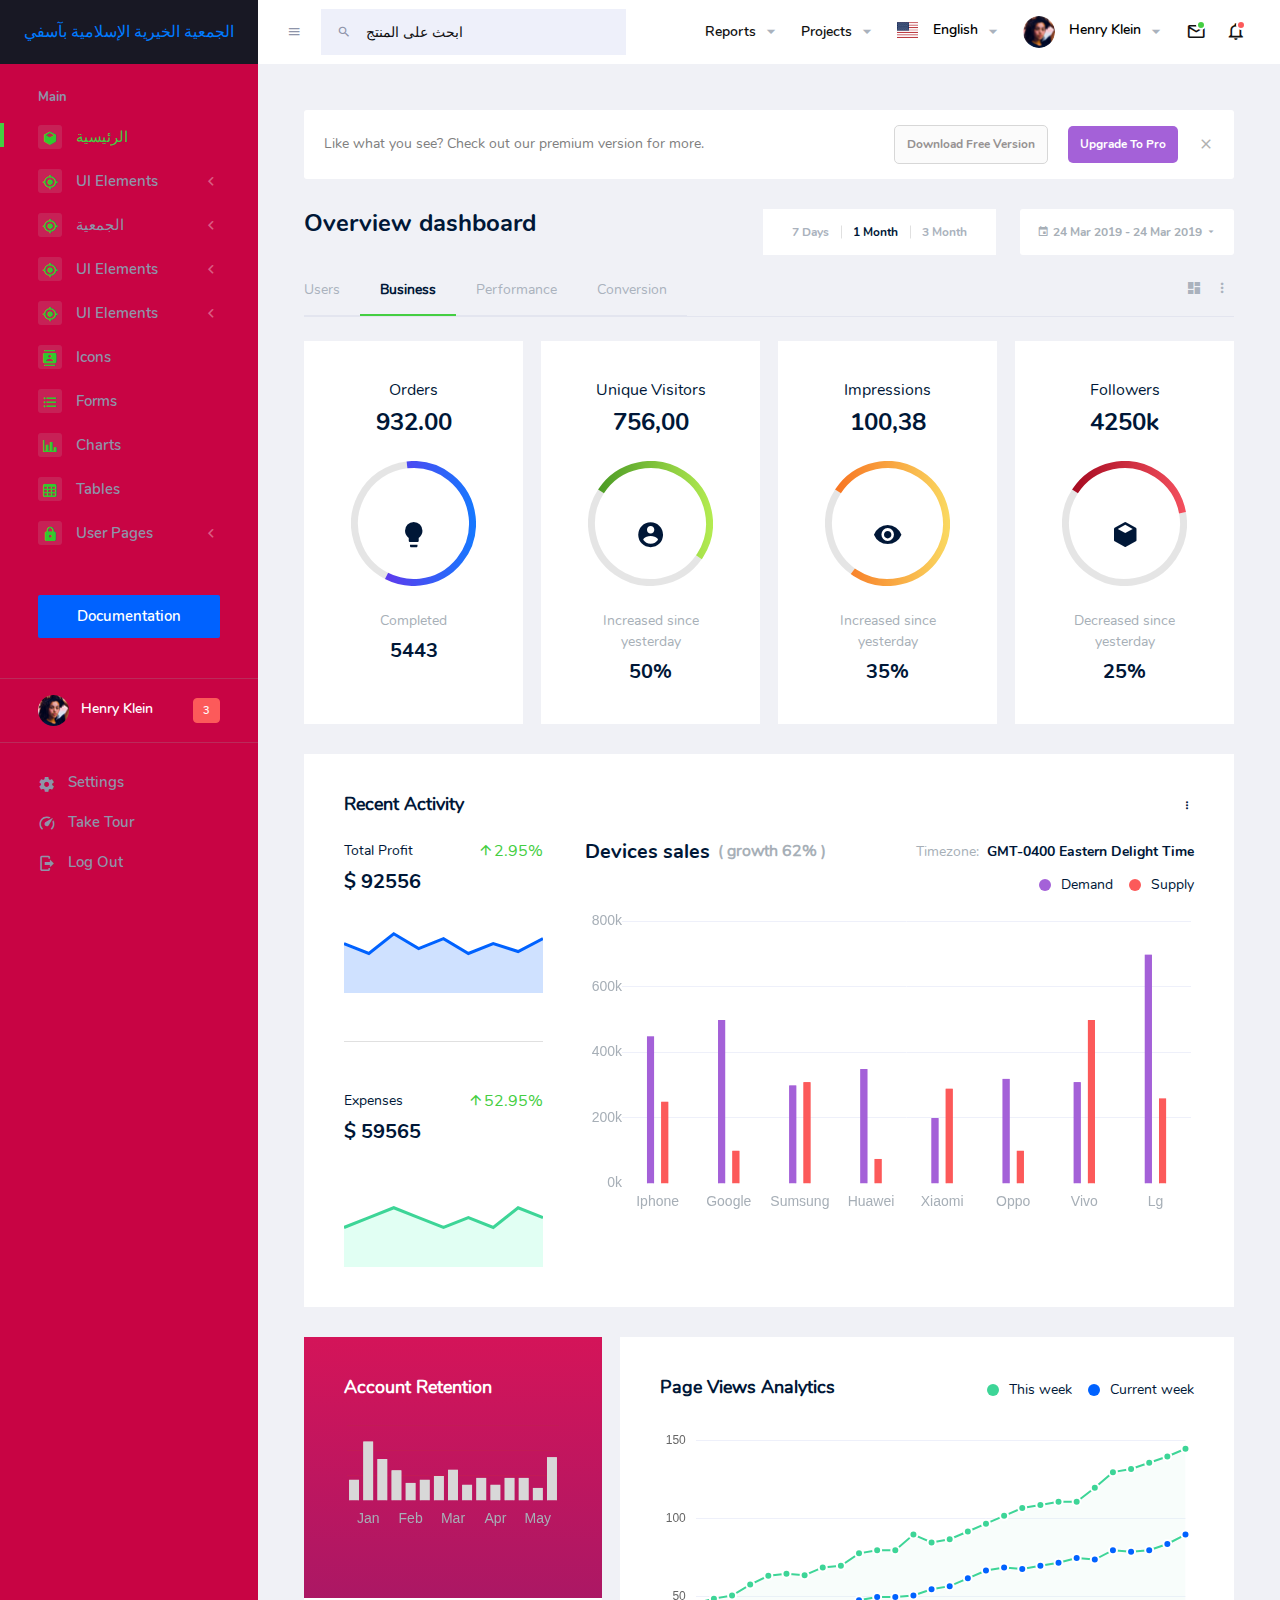
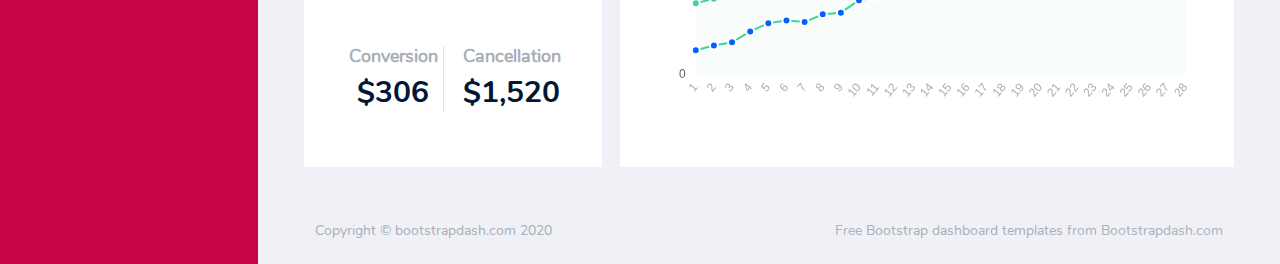
<file: pfe_template/index.html>
<!DOCTYPE html>
<html lang="Arabic">
  <head>
    <!-- Required meta tags -->
    <meta charset="utf-8">
    <meta name="viewport" content="width=device-width, initial-scale=1, shrink-to-fit=no">
    <title> الجمعية الخيرية الإسلامية بآسفي</title>
    <!-- plugins:css -->
    <link rel="stylesheet" href="assets/vendors/mdi/css/materialdesignicons.min.css">
    <link rel="stylesheet" href="assets/vendors/flag-icon-css/css/flag-icon.min.css">
    <link rel="stylesheet" href="assets/vendors/css/vendor.bundle.base.css">
    <!-- endinject -->
    <!-- Plugin css for this page -->
    <link rel="stylesheet" href="assets/vendors/font-awesome/css/font-awesome.min.css" />
    <link rel="stylesheet" href="assets/vendors/bootstrap-datepicker/bootstrap-datepicker.min.css">
    <!-- End plugin css for this page -->
    <!-- inject:css -->
    <!-- endinject -->
    <!-- Layout styles -->
    <link rel="stylesheet" href="assets/css/style.css">
    <!-- End layout styles -->
    <link rel="shortcut icon" href="assets/images/favicon.png" />
  </head>
  <body>
    <div class="container-scroller">
      <!-- partial:partials/_navbar.html -->
      <nav class="navbar default-layout-navbar col-lg-12 col-12 p-0 fixed-top d-flex flex-row">
        <div class="text-center navbar-brand-wrapper d-flex align-items-center justify-content-center">
          <a class="nav-link" href="index.html">
            <span class="menu-title">الجمعية الخيرية الإسلامية بآسفي</span>
          </a>
        </div>
        <div class="navbar-menu-wrapper d-flex align-items-stretch">
          <button class="navbar-toggler navbar-toggler align-self-center" type="button" data-toggle="minimize">
            <span class="mdi mdi-menu"></span>
          </button>
          <div class="search-field d-none d-xl-block">
            <form class="d-flex align-items-center h-100" action="#">
              <div class="input-group">
                <div class="input-group-prepend bg-transparent">
                  <i class="input-group-text border-0 mdi mdi-magnify"></i>
                </div>
                <input type="text" class="form-control bg-transparent border-0" placeholder="ابحث على المنتج">
              </div>
            </form>
          </div>
          <ul class="navbar-nav navbar-nav-right">
            <li class="nav-item  dropdown d-none d-md-block">
              <a class="nav-link dropdown-toggle" id="reportDropdown" href="#" data-toggle="dropdown" aria-expanded="false"> Reports </a>
              <div class="dropdown-menu navbar-dropdown" aria-labelledby="reportDropdown">
                <a class="dropdown-item" href="#">
                  <i class="mdi mdi-file-pdf mr-2"></i>PDF </a>
                <div class="dropdown-divider"></div>
                <a class="dropdown-item" href="#">
                  <i class="mdi mdi-file-excel mr-2"></i>Excel </a>
                <div class="dropdown-divider"></div>
                <a class="dropdown-item" href="#">
                  <i class="mdi mdi-file-word mr-2"></i>doc </a>
              </div>
            </li>
            <li class="nav-item  dropdown d-none d-md-block">
              <a class="nav-link dropdown-toggle" id="projectDropdown" href="#" data-toggle="dropdown" aria-expanded="false"> Projects </a>
              <div class="dropdown-menu navbar-dropdown" aria-labelledby="projectDropdown">
                <a class="dropdown-item" href="#">
                  <i class="mdi mdi-eye-outline mr-2"></i>View Project </a>
                <div class="dropdown-divider"></div>
                <a class="dropdown-item" href="#">
                  <i class="mdi mdi-pencil-outline mr-2"></i>Edit Project </a>
              </div>
            </li>
            <li class="nav-item nav-language dropdown d-none d-md-block">
              <a class="nav-link dropdown-toggle" id="languageDropdown" href="#" data-toggle="dropdown" aria-expanded="false">
                <div class="nav-language-icon">
                  <i class="flag-icon flag-icon-us" title="us" id="us"></i>
                </div>
                <div class="nav-language-text">
                  <p class="mb-1 text-black">English</p>
                </div>
              </a>
              <div class="dropdown-menu navbar-dropdown" aria-labelledby="languageDropdown">
                <a class="dropdown-item" href="#">
                  <div class="nav-language-icon mr-2">
                    <i class="flag-icon flag-icon-ae" title="ae" id="ae"></i>
                  </div>
                  <div class="nav-language-text">
                    <p class="mb-1 text-black">Arabic</p>
                  </div>
                </a>
                <div class="dropdown-divider"></div>
                <a class="dropdown-item" href="#">
                  <div class="nav-language-icon mr-2">
                    <i class="flag-icon flag-icon-gb" title="GB" id="gb"></i>
                  </div>
                  <div class="nav-language-text">
                    <p class="mb-1 text-black">English</p>
                  </div>
                </a>
              </div>
            </li>
            <li class="nav-item nav-profile dropdown">
              <a class="nav-link dropdown-toggle" id="profileDropdown" href="#" data-toggle="dropdown" aria-expanded="false">
                <div class="nav-profile-img">
                  <img src="assets/images/faces/face28.png" alt="image">
                </div>
                <div class="nav-profile-text">
                  <p class="mb-1 text-black">Henry Klein</p>
                </div>
              </a>
              <div class="dropdown-menu navbar-dropdown dropdown-menu-right p-0 border-0 font-size-sm" aria-labelledby="profileDropdown" data-x-placement="bottom-end">
                <div class="p-3 text-center bg-primary">
                  <img class="img-avatar img-avatar48 img-avatar-thumb" src="assets/images/faces/face28.png" alt="">
                </div>
                <div class="p-2">
                  <h5 class="dropdown-header text-uppercase pl-2 text-dark">User Options</h5>
                  <a class="dropdown-item py-1 d-flex align-items-center justify-content-between" href="#">
                    <span>Inbox</span>
                    <span class="p-0">
                      <span class="badge badge-primary">3</span>
                      <i class="mdi mdi-email-open-outline ml-1"></i>
                    </span>
                  </a>
                  <a class="dropdown-item py-1 d-flex align-items-center justify-content-between" href="#">
                    <span>Profile</span>
                    <span class="p-0">
                      <span class="badge badge-success">1</span>
                      <i class="mdi mdi-account-outline ml-1"></i>
                    </span>
                  </a>
                  <a class="dropdown-item py-1 d-flex align-items-center justify-content-between" href="javascript:void(0)">
                    <span>Settings</span>
                    <i class="mdi mdi-settings"></i>
                  </a>
                  <div role="separator" class="dropdown-divider"></div>
                  <h5 class="dropdown-header text-uppercase  pl-2 text-dark mt-2">Actions</h5>
                  <a class="dropdown-item py-1 d-flex align-items-center justify-content-between" href="#">
                    <span>Lock Account</span>
                    <i class="mdi mdi-lock ml-1"></i>
                  </a>
                  <a class="dropdown-item py-1 d-flex align-items-center justify-content-between" href="#">
                    <span>Log Out</span>
                    <i class="mdi mdi-logout ml-1"></i>
                  </a>
                </div>
              </div>
            </li>
            <li class="nav-item dropdown">
              <a class="nav-link count-indicator dropdown-toggle" id="messageDropdown" href="#" data-toggle="dropdown" aria-expanded="false">
                <i class="mdi mdi-email-outline"></i>
                <span class="count-symbol bg-success"></span>
              </a>
              <div class="dropdown-menu dropdown-menu-right navbar-dropdown preview-list" aria-labelledby="messageDropdown">
                <h6 class="p-3 mb-0 bg-primary text-white py-4">Messages</h6>
                <div class="dropdown-divider"></div>
                <a class="dropdown-item preview-item">
                  <div class="preview-thumbnail">
                    <img src="assets/images/faces/face4.jpg" alt="image" class="profile-pic">
                  </div>
                  <div class="preview-item-content d-flex align-items-start flex-column justify-content-center">
                    <h6 class="preview-subject ellipsis mb-1 font-weight-normal">Mark send you a message</h6>
                    <p class="text-gray mb-0"> 1 Minutes ago </p>
                  </div>
                </a>
                <div class="dropdown-divider"></div>
                <a class="dropdown-item preview-item">
                  <div class="preview-thumbnail">
                    <img src="assets/images/faces/face2.jpg" alt="image" class="profile-pic">
                  </div>
                  <div class="preview-item-content d-flex align-items-start flex-column justify-content-center">
                    <h6 class="preview-subject ellipsis mb-1 font-weight-normal">Cregh send you a message</h6>
                    <p class="text-gray mb-0"> 15 Minutes ago </p>
                  </div>
                </a>
                <div class="dropdown-divider"></div>
                <a class="dropdown-item preview-item">
                  <div class="preview-thumbnail">
                    <img src="assets/images/faces/face3.jpg" alt="image" class="profile-pic">
                  </div>
                  <div class="preview-item-content d-flex align-items-start flex-column justify-content-center">
                    <h6 class="preview-subject ellipsis mb-1 font-weight-normal">Profile picture updated</h6>
                    <p class="text-gray mb-0"> 18 Minutes ago </p>
                  </div>
                </a>
                <div class="dropdown-divider"></div>
                <h6 class="p-3 mb-0 text-center">4 new messages</h6>
              </div>
            </li>
            <li class="nav-item dropdown">
              <a class="nav-link count-indicator dropdown-toggle" id="notificationDropdown" href="#" data-toggle="dropdown">
                <i class="mdi mdi-bell-outline"></i>
                <span class="count-symbol bg-danger"></span>
              </a>
              <div class="dropdown-menu dropdown-menu-right navbar-dropdown preview-list" aria-labelledby="notificationDropdown">
                <h6 class="p-3 mb-0 bg-primary text-white py-4">Notifications</h6>
                <div class="dropdown-divider"></div>
                <a class="dropdown-item preview-item">
                  <div class="preview-thumbnail">
                    <div class="preview-icon bg-success">
                      <i class="mdi mdi-calendar"></i>
                    </div>
                  </div>
                  <div class="preview-item-content d-flex align-items-start flex-column justify-content-center">
                    <h6 class="preview-subject font-weight-normal mb-1">Event today</h6>
                    <p class="text-gray ellipsis mb-0"> Just a reminder that you have an event today </p>
                  </div>
                </a>
                <div class="dropdown-divider"></div>
                <a class="dropdown-item preview-item">
                  <div class="preview-thumbnail">
                    <div class="preview-icon bg-warning">
                      <i class="mdi mdi-settings"></i>
                    </div>
                  </div>
                  <div class="preview-item-content d-flex align-items-start flex-column justify-content-center">
                    <h6 class="preview-subject font-weight-normal mb-1">Settings</h6>
                    <p class="text-gray ellipsis mb-0"> Update dashboard </p>
                  </div>
                </a>
                <div class="dropdown-divider"></div>
                <a class="dropdown-item preview-item">
                  <div class="preview-thumbnail">
                    <div class="preview-icon bg-info">
                      <i class="mdi mdi-link-variant"></i>
                    </div>
                  </div>
                  <div class="preview-item-content d-flex align-items-start flex-column justify-content-center">
                    <h6 class="preview-subject font-weight-normal mb-1">Launch Admin</h6>
                    <p class="text-gray ellipsis mb-0"> New admin wow! </p>
                  </div>
                </a>
                <div class="dropdown-divider"></div>
                <h6 class="p-3 mb-0 text-center">See all notifications</h6>
              </div>
            </li>
          </ul>
          <button class="navbar-toggler navbar-toggler-right d-lg-none align-self-center" type="button" data-toggle="offcanvas">
            <span class="mdi mdi-menu"></span>
          </button>
        </div>
      </nav>
      <!-- partial -->
      <div class="container-fluid page-body-wrapper">
        <!-- partial:partials/_sidebar.html -->
        <nav class="sidebar sidebar-offcanvas" id="sidebar">
          <ul class="nav">
            <li class="nav-item nav-category">Main</li>
            <li class="nav-item">
              <a class="nav-link" href="index.html">
                <span class="icon-bg"><i class="mdi mdi-cube menu-icon"></i></span>
                <span class="menu-title">الرئيسية</span>
              </a>
            </li>
            <li class="nav-item">
              <a class="nav-link" data-toggle="collapse" href="#ui-basic" aria-expanded="false" aria-controls="ui-basic">
                <span class="icon-bg"><i class="mdi mdi-crosshairs-gps menu-icon"></i></span>
                <span class="menu-title">UI Elements</span>
                <i class="menu-arrow"></i>
              </a>
              <div class="collapse" id="ui-basic">
                <ul class="nav flex-column sub-menu">
                  <li class="nav-item"> <a class="nav-link" href="pages/ui-features/buttons.html">Buttons </a></li>
                  <li class="nav-item"> <a class="nav-link" href="pages/ui-features/dropdowns.html">Dropdowns</a></li>
                  <li class="nav-item"> <a class="nav-link" href="pages/ui-features/typography.html">Typography</a></li>
                </ul>
              </div>
            </li>
            <li class="nav-item">
              <a class="nav-link" data-toggle="collapse" href="#ui-basic" aria-expanded="false" aria-controls="ui-basic">
                <span class="icon-bg"><i class="mdi mdi-crosshairs-gps menu-icon"></i></span>
                <span class="menu-title">الجمعية</span>
                <i class="menu-arrow"></i>
              </a>
              <div class="collapse" id="ui-basic">
                <ul class="nav flex-column sub-menu">
                  <li class="nav-item"> <a class="nav-link" href="pages/forms/basic_elements.html">إضافة المحتوى</a></li>
                  <li class="nav-item"> <a class="nav-link" href="pages/ui-features/dropdowns.html">القائمة</a></li>
                </ul>
              </div>
            </li>
            <li class="nav-item">
              <a class="nav-link" data-toggle="collapse" href="#ui-basic" aria-expanded="false" aria-controls="ui-basic">
                <span class="icon-bg"><i class="mdi mdi-crosshairs-gps menu-icon"></i></span>
                <span class="menu-title">UI Elements</span>
                <i class="menu-arrow"></i>
              </a>
              <div class="collapse" id="ui-basic">
                <ul class="nav flex-column sub-menu">
                  <li class="nav-item"> <a class="nav-link" href="pages/ui-features/buttons.html">Buttons</a></li>
                  <li class="nav-item"> <a class="nav-link" href="pages/ui-features/dropdowns.html">Dropdowns</a></li>
                  <li class="nav-item"> <a class="nav-link" href="pages/ui-features/typography.html">Typography</a></li>
                </ul>
              </div>
            </li>
            <li class="nav-item">
              <a class="nav-link" data-toggle="collapse" href="#ui-basic" aria-expanded="false" aria-controls="ui-basic">
                <span class="icon-bg"><i class="mdi mdi-crosshairs-gps menu-icon"></i></span>
                <span class="menu-title">UI Elements</span>
                <i class="menu-arrow"></i>
              </a>
              <div class="collapse" id="ui-basic">
                <ul class="nav flex-column sub-menu">
                  <li class="nav-item"> <a class="nav-link" href="pages/ui-features/buttons.html">Buttons</a></li>
                  <li class="nav-item"> <a class="nav-link" href="pages/ui-features/dropdowns.html">Dropdowns</a></li>
                  <li class="nav-item"> <a class="nav-link" href="pages/ui-features/typography.html">Typography</a></li>
                </ul>
              </div>
            </li>
            <li class="nav-item">
              <a class="nav-link" href="pages/icons/mdi.html">
                <span class="icon-bg"><i class="mdi mdi-contacts menu-icon"></i></span>
                <span class="menu-title">Icons</span>
              </a>
            </li>
            <li class="nav-item">
              <a class="nav-link" href="pages/forms/basic_elements.html">
                <span class="icon-bg"><i class="mdi mdi-format-list-bulleted menu-icon"></i></span>
                <span class="menu-title">Forms</span>
              </a>
            </li>
            <li class="nav-item">
              <a class="nav-link" href="pages/charts/chartjs.html">
                <span class="icon-bg"><i class="mdi mdi-chart-bar menu-icon"></i></span>
                <span class="menu-title">Charts</span>
              </a>
            </li>
            <li class="nav-item">
              <a class="nav-link" href="pages/tables/basic-table.html">
                <span class="icon-bg"><i class="mdi mdi-table-large menu-icon"></i></span>
                <span class="menu-title">Tables</span>
              </a>
            </li>
            <li class="nav-item">
              <a class="nav-link" data-toggle="collapse" href="#auth" aria-expanded="false" aria-controls="auth">
                <span class="icon-bg"><i class="mdi mdi-lock menu-icon"></i></span>
                <span class="menu-title">User Pages</span>
                <i class="menu-arrow"></i>
              </a>
              <div class="collapse" id="auth">
                <ul class="nav flex-column sub-menu">
                  <li class="nav-item"> <a class="nav-link" href="pages/samples/blank-page.html"> Blank Page </a></li>
                  <li class="nav-item"> <a class="nav-link" href="pages/samples/login.html"> Login </a></li>
                  <li class="nav-item"> <a class="nav-link" href="pages/samples/register.html"> Register </a></li>
                  <li class="nav-item"> <a class="nav-link" href="pages/samples/error-404.html"> 404 </a></li>
                  <li class="nav-item"> <a class="nav-link" href="pages/samples/error-500.html"> 500 </a></li>
                </ul>
              </div>
            </li>
            <li class="nav-item documentation-link">
              <a class="nav-link" href="http://www.bootstrapdash.com/demo/connect-plus-free/jquery/documentation/documentation.html" target="_blank">
                <span class="icon-bg">
                  <i class="mdi mdi-file-document-box menu-icon"></i>
                </span>
                <span class="menu-title">Documentation</span>
              </a>
            </li>
            <li class="nav-item sidebar-user-actions">
              <div class="user-details">
                <div class="d-flex justify-content-between align-items-center">
                  <div>
                    <div class="d-flex align-items-center">
                      <div class="sidebar-profile-img">
                        <img src="assets/images/faces/face28.png" alt="image">
                      </div>
                      <div class="sidebar-profile-text">
                        <p class="mb-1">Henry Klein</p>
                      </div>
                    </div>
                  </div>
                  <div class="badge badge-danger">3</div>
                </div>
              </div>
            </li>
            <li class="nav-item sidebar-user-actions">
              <div class="sidebar-user-menu">
                <a href="#" class="nav-link"><i class="mdi mdi-settings menu-icon"></i>
                  <span class="menu-title">Settings</span>
                </a>
              </div>
            </li>
            <li class="nav-item sidebar-user-actions">
              <div class="sidebar-user-menu">
                <a href="#" class="nav-link"><i class="mdi mdi-speedometer menu-icon"></i>
                  <span class="menu-title">Take Tour</span></a>
              </div>
            </li>
            <li class="nav-item sidebar-user-actions">
              <div class="sidebar-user-menu">
                <a href="#" class="nav-link"><i class="mdi mdi-logout menu-icon"></i>
                  <span class="menu-title">Log Out</span></a>
              </div>
            </li>
          </ul>
        </nav>
        <!-- partial -->
        <div class="main-panel">
          <div class="content-wrapper">
            <div class="row" id="proBanner">
              <div class="col-12">
                <span class="d-flex align-items-center purchase-popup">
                  <p>Like what you see? Check out our premium version for more.</p>
                  <a href="https://github.com/BootstrapDash/ConnectPlusAdmin-Free-Bootstrap-Admin-Template" target="_blank" class="btn ml-auto download-button">Download Free Version</a>
                  <a href="http://www.bootstrapdash.com/demo/connect-plus/jquery/template/" target="_blank" class="btn purchase-button">Upgrade To Pro</a>
                  <i class="mdi mdi-close" id="bannerClose"></i>
                </span>
              </div>
            </div>
            <div class="d-xl-flex justify-content-between align-items-start">
              <h2 class="text-dark font-weight-bold mb-2"> Overview dashboard </h2>
              <div class="d-sm-flex justify-content-xl-between align-items-center mb-2">
                <div class="btn-group bg-white p-3" role="group" aria-label="Basic example">
                  <button type="button" class="btn btn-link text-light py-0 border-right">7 Days</button>
                  <button type="button" class="btn btn-link text-dark py-0 border-right">1 Month</button>
                  <button type="button" class="btn btn-link text-light py-0">3 Month</button>
                </div>
                <div class="dropdown ml-0 ml-md-4 mt-2 mt-lg-0">
                  <button class="btn bg-white dropdown-toggle p-3 d-flex align-items-center" type="button" id="dropdownMenuButton1" data-toggle="dropdown" aria-haspopup="true" aria-expanded="false"> <i class="mdi mdi-calendar mr-1"></i>24 Mar 2019 - 24 Mar 2019 </button>
                  <div class="dropdown-menu dropdown-menu-right" aria-labelledby="dropdownMenuButton1">
                    <h6 class="dropdown-header">Settings</h6>
                    <a class="dropdown-item" href="#">Action</a>
                    <a class="dropdown-item" href="#">Another action</a>
                    <a class="dropdown-item" href="#">Something else here</a>
                    <div class="dropdown-divider"></div>
                    <a class="dropdown-item" href="#">Separated link</a>
                  </div>
                </div>
              </div>
            </div>
            <div class="row">
              <div class="col-md-12">
                <div class="d-sm-flex justify-content-between align-items-center transaparent-tab-border {">
                  <ul class="nav nav-tabs tab-transparent" role="tablist">
                    <li class="nav-item">
                      <a class="nav-link" id="home-tab" data-toggle="tab" href="#" role="tab" aria-selected="true">Users</a>
                    </li>
                    <li class="nav-item">
                      <a class="nav-link active" id="business-tab" data-toggle="tab" href="#business-1" role="tab" aria-selected="false">Business</a>
                    </li>
                    <li class="nav-item">
                      <a class="nav-link" id="performance-tab" data-toggle="tab" href="#" role="tab" aria-selected="false">Performance</a>
                    </li>
                    <li class="nav-item">
                      <a class="nav-link" id="conversion-tab" data-toggle="tab" href="#" role="tab" aria-selected="false">Conversion</a>
                    </li>
                  </ul>
                  <div class="d-md-block d-none">
                    <a href="#" class="text-light p-1"><i class="mdi mdi-view-dashboard"></i></a>
                    <a href="#" class="text-light p-1"><i class="mdi mdi-dots-vertical"></i></a>
                  </div>
                </div>
                <div class="tab-content tab-transparent-content">
                  <div class="tab-pane fade show active" id="business-1" role="tabpanel" aria-labelledby="business-tab">
                    <div class="row">
                      <div class="col-xl-3 col-lg-6 col-sm-6 grid-margin stretch-card">
                        <div class="card">
                          <div class="card-body text-center">
                            <h5 class="mb-2 text-dark font-weight-normal">Orders</h5>
                            <h2 class="mb-4 text-dark font-weight-bold">932.00</h2>
                            <div class="dashboard-progress dashboard-progress-1 d-flex align-items-center justify-content-center item-parent"><i class="mdi mdi-lightbulb icon-md absolute-center text-dark"></i></div>
                            <p class="mt-4 mb-0">Completed</p>
                            <h3 class="mb-0 font-weight-bold mt-2 text-dark">5443</h3>
                          </div>
                        </div>
                      </div>
                      <div class="col-xl-3 col-lg-6 col-sm-6 grid-margin stretch-card">
                        <div class="card">
                          <div class="card-body text-center">
                            <h5 class="mb-2 text-dark font-weight-normal">Unique Visitors</h5>
                            <h2 class="mb-4 text-dark font-weight-bold">756,00</h2>
                            <div class="dashboard-progress dashboard-progress-2 d-flex align-items-center justify-content-center item-parent"><i class="mdi mdi-account-circle icon-md absolute-center text-dark"></i></div>
                            <p class="mt-4 mb-0">Increased since yesterday</p>
                            <h3 class="mb-0 font-weight-bold mt-2 text-dark">50%</h3>
                          </div>
                        </div>
                      </div>
                      <div class="col-xl-3  col-lg-6 col-sm-6 grid-margin stretch-card">
                        <div class="card">
                          <div class="card-body text-center">
                            <h5 class="mb-2 text-dark font-weight-normal">Impressions</h5>
                            <h2 class="mb-4 text-dark font-weight-bold">100,38</h2>
                            <div class="dashboard-progress dashboard-progress-3 d-flex align-items-center justify-content-center item-parent"><i class="mdi mdi-eye icon-md absolute-center text-dark"></i></div>
                            <p class="mt-4 mb-0">Increased since yesterday</p>
                            <h3 class="mb-0 font-weight-bold mt-2 text-dark">35%</h3>
                          </div>
                        </div>
                      </div>
                      <div class="col-xl-3 col-lg-6 col-sm-6 grid-margin stretch-card">
                        <div class="card">
                          <div class="card-body text-center">
                            <h5 class="mb-2 text-dark font-weight-normal">Followers</h5>
                            <h2 class="mb-4 text-dark font-weight-bold">4250k</h2>
                            <div class="dashboard-progress dashboard-progress-4 d-flex align-items-center justify-content-center item-parent"><i class="mdi mdi-cube icon-md absolute-center text-dark"></i></div>
                            <p class="mt-4 mb-0">Decreased since yesterday</p>
                            <h3 class="mb-0 font-weight-bold mt-2 text-dark">25%</h3>
                          </div>
                        </div>
                      </div>
                    </div>
                    <div class="row">
                      <div class="col-12 grid-margin">
                        <div class="card">
                          <div class="card-body">
                            <div class="row">
                              <div class="col-sm-12">
                                <div class="d-flex justify-content-between align-items-center mb-4">
                                  <h4 class="card-title mb-0">Recent Activity</h4>
                                  <div class="dropdown dropdown-arrow-none">
                                    <button class="btn p-0 text-dark dropdown-toggle" type="button" id="dropdownMenuIconButton1" data-toggle="dropdown" aria-haspopup="true" aria-expanded="false">
                                      <i class="mdi mdi-dots-vertical"></i>
                                    </button>
                                    <div class="dropdown-menu dropdown-menu-right" aria-labelledby="dropdownMenuIconButton1">
                                      <h6 class="dropdown-header">Settings</h6>
                                      <a class="dropdown-item" href="#">Action</a>
                                      <a class="dropdown-item" href="#">Another action</a>
                                      <a class="dropdown-item" href="#">Something else here</a>
                                      <div class="dropdown-divider"></div>
                                      <a class="dropdown-item" href="#">Separated link</a>
                                    </div>
                                  </div>
                                </div>
                              </div>
                              <div class="col-lg-3 col-sm-4 grid-margin  grid-margin-lg-0">
                                <div class="wrapper pb-5 border-bottom">
                                  <div class="text-wrapper d-flex align-items-center justify-content-between mb-2">
                                    <p class="mb-0 text-dark">Total Profit</p>
                                    <span class="text-success"><i class="mdi mdi-arrow-up"></i>2.95%</span>
                                  </div>
                                  <h3 class="mb-0 text-dark font-weight-bold">$ 92556</h3>
                                  <canvas id="total-profit"></canvas>
                                </div>
                                <div class="wrapper pt-5">
                                  <div class="text-wrapper d-flex align-items-center justify-content-between mb-2">
                                    <p class="mb-0 text-dark">Expenses</p>
                                    <span class="text-success"><i class="mdi mdi-arrow-up"></i>52.95%</span>
                                  </div>
                                  <h3 class="mb-4 text-dark font-weight-bold">$ 59565</h3>
                                  <canvas id="total-expences"></canvas>
                                </div>
                              </div>
                              <div class="col-lg-9 col-sm-8 grid-margin  grid-margin-lg-0">
                                <div class="pl-0 pl-lg-4 ">
                                  <div class="d-xl-flex justify-content-between align-items-center mb-2">
                                    <div class="d-lg-flex align-items-center mb-lg-2 mb-xl-0">
                                      <h3 class="text-dark font-weight-bold mr-2 mb-0">Devices sales</h3>
                                      <h5 class="mb-0">( growth 62% )</h5>
                                    </div>
                                    <div class="d-lg-flex">
                                      <p class="mr-2 mb-0">Timezone:</p>
                                      <p class="text-dark font-weight-bold mb-0">GMT-0400 Eastern Delight Time</p>
                                    </div>
                                  </div>
                                  <div class="graph-custom-legend clearfix" id="device-sales-legend"></div>
                                  <canvas id="device-sales"></canvas>
                                </div>
                              </div>
                            </div>
                          </div>
                        </div>
                      </div>
                    </div>
                    <div class="row">
                      <div class="col-sm-4 grid-margin stretch-card">
                        <div class="card card-danger-gradient">
                          <div class="card-body mb-4">
                            <h4 class="card-title text-white">Account Retention</h4>
                            <canvas id="account-retension"></canvas>
                          </div>
                          <div class="card-body bg-white pt-4">
                            <div class="row pt-4">
                              <div class="col-sm-6">
                                <div class="text-center border-right border-md-0">
                                  <h4>Conversion</h4>
                                  <h1 class="text-dark font-weight-bold mb-md-3">$306</h1>
                                </div>
                              </div>
                              <div class="col-sm-6">
                                <div class="text-center">
                                  <h4>Cancellation</h4>
                                  <h1 class="text-dark font-weight-bold">$1,520</h1>
                                </div>
                              </div>
                            </div>
                          </div>
                        </div>
                      </div>
                      <div class="col-sm-8  grid-margin stretch-card">
                        <div class="card">
                          <div class="card-body">
                            <div class="d-xl-flex justify-content-between mb-2">
                              <h4 class="card-title">Page views analytics</h4>
                              <div class="graph-custom-legend primary-dot" id="pageViewAnalyticLengend"></div>
                            </div>
                            <canvas id="page-view-analytic"></canvas>
                          </div>
                        </div>
                      </div>
                    </div>
                  </div>
                </div>
              </div>
            </div>
          </div>
          <!-- content-wrapper ends -->
          <!-- partial:partials/_footer.html -->
          <footer class="footer">
            <div class="footer-inner-wraper">
              <div class="d-sm-flex justify-content-center justify-content-sm-between">
                <span class="text-muted d-block text-center text-sm-left d-sm-inline-block">Copyright © bootstrapdash.com 2020</span>
                <span class="float-none float-sm-right d-block mt-1 mt-sm-0 text-center"> Free <a href="https://www.bootstrapdash.com/" target="_blank">Bootstrap dashboard templates</a> from Bootstrapdash.com</span>
              </div>
            </div>
          </footer>
          <!-- partial -->
        </div>
        <!-- main-panel ends -->
      </div>
      <!-- page-body-wrapper ends -->
    </div>
    <!-- container-scroller -->
    <!-- plugins:js -->
    <script src="assets/vendors/js/vendor.bundle.base.js"></script>
    <!-- endinject -->
    <!-- Plugin js for this page -->
    <script src="assets/vendors/chart.js/Chart.min.js"></script>
    <script src="assets/vendors/jquery-circle-progress/js/circle-progress.min.js"></script>
    <!-- End plugin js for this page -->
    <!-- inject:js -->
    <script src="assets/js/off-canvas.js"></script>
    <script src="assets/js/hoverable-collapse.js"></script>
    <script src="assets/js/misc.js"></script>
    <!-- endinject -->
    <!-- Custom js for this page -->
    <script src="assets/js/dashboard.js"></script>
    <!-- End custom js for this page -->
  </body>
</html>
</file>
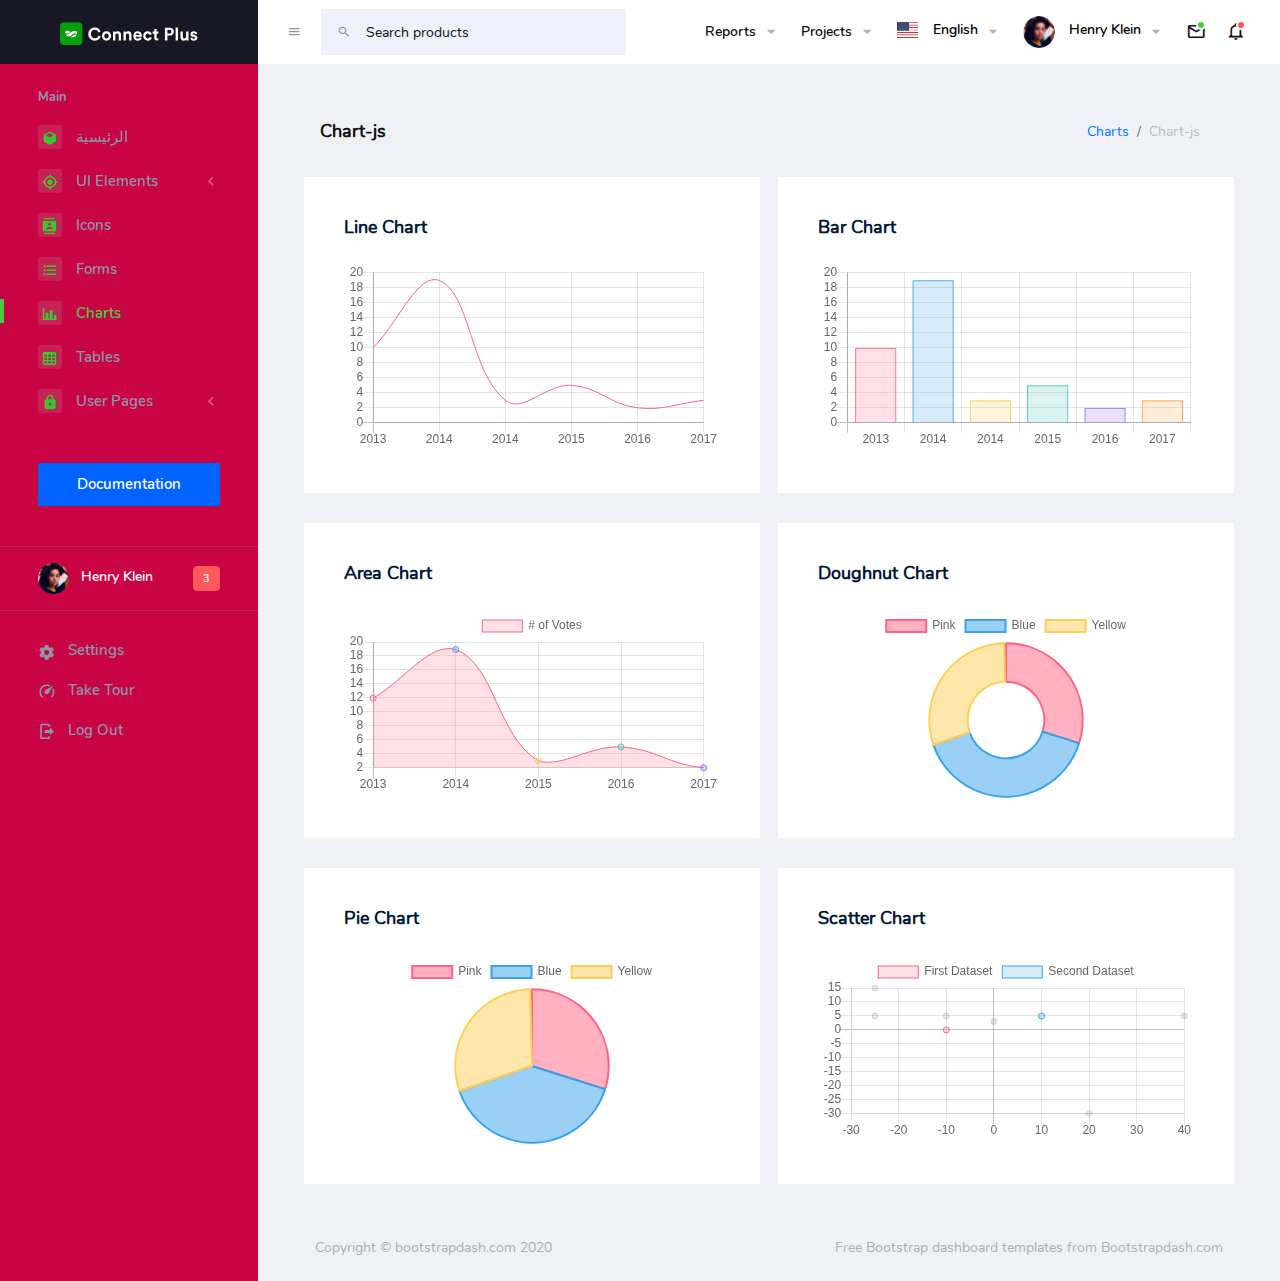
<file: pfe_template/pages/charts/chartjs.html>
<!DOCTYPE html>
<html lang="en">
  <head>
    <!-- Required meta tags -->
    <meta charset="utf-8">
    <meta name="viewport" content="width=device-width, initial-scale=1, shrink-to-fit=no">
    <title> الجمعية الخيرية الإسلامية بآسفي</title>
    <!-- plugins:css -->
    <link rel="stylesheet" href="../../assets/vendors/mdi/css/materialdesignicons.min.css">
    <link rel="stylesheet" href="../../assets/vendors/flag-icon-css/css/flag-icon.min.css">
    <link rel="stylesheet" href="../../assets/vendors/css/vendor.bundle.base.css">
    <!-- endinject -->
    <!-- Plugin css for this page -->
    <!-- End Plugin css for this page -->
    <!-- inject:css -->
    <!-- endinject -->
    <!-- Layout styles -->
    <link rel="stylesheet" href="../../assets/css/style.css">
    <!-- End layout styles -->
    <link rel="shortcut icon" href="../../assets/images/favicon.png" />
  </head>
  <body>
    <div class="container-scroller">
      <!-- partial:../../partials/_navbar.html -->
      <nav class="navbar default-layout-navbar col-lg-12 col-12 p-0 fixed-top d-flex flex-row">
        <div class="text-center navbar-brand-wrapper d-flex align-items-center justify-content-center">
          <a class="navbar-brand brand-logo" href="../../index.html"><img src="../../assets/images/logo.svg" alt="logo" /></a>
          <a class="navbar-brand brand-logo-mini" href="../../index.html"><img src="../../assets/images/logo-mini.svg" alt="logo" /></a>
        </div>
        <div class="navbar-menu-wrapper d-flex align-items-stretch">
          <button class="navbar-toggler navbar-toggler align-self-center" type="button" data-toggle="minimize">
            <span class="mdi mdi-menu"></span>
          </button>
          <div class="search-field d-none d-xl-block">
            <form class="d-flex align-items-center h-100" action="#">
              <div class="input-group">
                <div class="input-group-prepend bg-transparent">
                  <i class="input-group-text border-0 mdi mdi-magnify"></i>
                </div>
                <input type="text" class="form-control bg-transparent border-0" placeholder="Search products">
              </div>
            </form>
          </div>
          <ul class="navbar-nav navbar-nav-right">
            <li class="nav-item  dropdown d-none d-md-block">
              <a class="nav-link dropdown-toggle" id="reportDropdown" href="#" data-toggle="dropdown" aria-expanded="false"> Reports </a>
              <div class="dropdown-menu navbar-dropdown" aria-labelledby="reportDropdown">
                <a class="dropdown-item" href="#">
                  <i class="mdi mdi-file-pdf mr-2"></i>PDF </a>
                <div class="dropdown-divider"></div>
                <a class="dropdown-item" href="#">
                  <i class="mdi mdi-file-excel mr-2"></i>Excel </a>
                <div class="dropdown-divider"></div>
                <a class="dropdown-item" href="#">
                  <i class="mdi mdi-file-word mr-2"></i>doc </a>
              </div>
            </li>
            <li class="nav-item  dropdown d-none d-md-block">
              <a class="nav-link dropdown-toggle" id="projectDropdown" href="#" data-toggle="dropdown" aria-expanded="false"> Projects </a>
              <div class="dropdown-menu navbar-dropdown" aria-labelledby="projectDropdown">
                <a class="dropdown-item" href="#">
                  <i class="mdi mdi-eye-outline mr-2"></i>View Project </a>
                <div class="dropdown-divider"></div>
                <a class="dropdown-item" href="#">
                  <i class="mdi mdi-pencil-outline mr-2"></i>Edit Project </a>
              </div>
            </li>
            <li class="nav-item nav-language dropdown d-none d-md-block">
              <a class="nav-link dropdown-toggle" id="languageDropdown" href="#" data-toggle="dropdown" aria-expanded="false">
                <div class="nav-language-icon">
                  <i class="flag-icon flag-icon-us" title="us" id="us"></i>
                </div>
                <div class="nav-language-text">
                  <p class="mb-1 text-black">English</p>
                </div>
              </a>
              <div class="dropdown-menu navbar-dropdown" aria-labelledby="languageDropdown">
                <a class="dropdown-item" href="#">
                  <div class="nav-language-icon mr-2">
                    <i class="flag-icon flag-icon-ae" title="ae" id="ae"></i>
                  </div>
                  <div class="nav-language-text">
                    <p class="mb-1 text-black">Arabic</p>
                  </div>
                </a>
                <div class="dropdown-divider"></div>
                <a class="dropdown-item" href="#">
                  <div class="nav-language-icon mr-2">
                    <i class="flag-icon flag-icon-gb" title="GB" id="gb"></i>
                  </div>
                  <div class="nav-language-text">
                    <p class="mb-1 text-black">English</p>
                  </div>
                </a>
              </div>
            </li>
            <li class="nav-item nav-profile dropdown">
              <a class="nav-link dropdown-toggle" id="profileDropdown" href="#" data-toggle="dropdown" aria-expanded="false">
                <div class="nav-profile-img">
                  <img src="../../assets/images/faces/face28.png" alt="image">
                </div>
                <div class="nav-profile-text">
                  <p class="mb-1 text-black">Henry Klein</p>
                </div>
              </a>
              <div class="dropdown-menu navbar-dropdown dropdown-menu-right p-0 border-0 font-size-sm" aria-labelledby="profileDropdown" data-x-placement="bottom-end">
                <div class="p-3 text-center bg-primary">
                  <img class="img-avatar img-avatar48 img-avatar-thumb" src="../../assets/images/faces/face28.png" alt="">
                </div>
                <div class="p-2">
                  <h5 class="dropdown-header text-uppercase pl-2 text-dark">User Options</h5>
                  <a class="dropdown-item py-1 d-flex align-items-center justify-content-between" href="#">
                    <span>Inbox</span>
                    <span class="p-0">
                      <span class="badge badge-primary">3</span>
                      <i class="mdi mdi-email-open-outline ml-1"></i>
                    </span>
                  </a>
                  <a class="dropdown-item py-1 d-flex align-items-center justify-content-between" href="#">
                    <span>Profile</span>
                    <span class="p-0">
                      <span class="badge badge-success">1</span>
                      <i class="mdi mdi-account-outline ml-1"></i>
                    </span>
                  </a>
                  <a class="dropdown-item py-1 d-flex align-items-center justify-content-between" href="javascript:void(0)">
                    <span>Settings</span>
                    <i class="mdi mdi-settings"></i>
                  </a>
                  <div role="separator" class="dropdown-divider"></div>
                  <h5 class="dropdown-header text-uppercase  pl-2 text-dark mt-2">Actions</h5>
                  <a class="dropdown-item py-1 d-flex align-items-center justify-content-between" href="#">
                    <span>Lock Account</span>
                    <i class="mdi mdi-lock ml-1"></i>
                  </a>
                  <a class="dropdown-item py-1 d-flex align-items-center justify-content-between" href="#">
                    <span>Log Out</span>
                    <i class="mdi mdi-logout ml-1"></i>
                  </a>
                </div>
              </div>
            </li>
            <li class="nav-item dropdown">
              <a class="nav-link count-indicator dropdown-toggle" id="messageDropdown" href="#" data-toggle="dropdown" aria-expanded="false">
                <i class="mdi mdi-email-outline"></i>
                <span class="count-symbol bg-success"></span>
              </a>
              <div class="dropdown-menu dropdown-menu-right navbar-dropdown preview-list" aria-labelledby="messageDropdown">
                <h6 class="p-3 mb-0 bg-primary text-white py-4">Messages</h6>
                <div class="dropdown-divider"></div>
                <a class="dropdown-item preview-item">
                  <div class="preview-thumbnail">
                    <img src="../../assets/images/faces/face4.jpg" alt="image" class="profile-pic">
                  </div>
                  <div class="preview-item-content d-flex align-items-start flex-column justify-content-center">
                    <h6 class="preview-subject ellipsis mb-1 font-weight-normal">Mark send you a message</h6>
                    <p class="text-gray mb-0"> 1 Minutes ago </p>
                  </div>
                </a>
                <div class="dropdown-divider"></div>
                <a class="dropdown-item preview-item">
                  <div class="preview-thumbnail">
                    <img src="../../assets/images/faces/face2.jpg" alt="image" class="profile-pic">
                  </div>
                  <div class="preview-item-content d-flex align-items-start flex-column justify-content-center">
                    <h6 class="preview-subject ellipsis mb-1 font-weight-normal">Cregh send you a message</h6>
                    <p class="text-gray mb-0"> 15 Minutes ago </p>
                  </div>
                </a>
                <div class="dropdown-divider"></div>
                <a class="dropdown-item preview-item">
                  <div class="preview-thumbnail">
                    <img src="../../assets/images/faces/face3.jpg" alt="image" class="profile-pic">
                  </div>
                  <div class="preview-item-content d-flex align-items-start flex-column justify-content-center">
                    <h6 class="preview-subject ellipsis mb-1 font-weight-normal">Profile picture updated</h6>
                    <p class="text-gray mb-0"> 18 Minutes ago </p>
                  </div>
                </a>
                <div class="dropdown-divider"></div>
                <h6 class="p-3 mb-0 text-center">4 new messages</h6>
              </div>
            </li>
            <li class="nav-item dropdown">
              <a class="nav-link count-indicator dropdown-toggle" id="notificationDropdown" href="#" data-toggle="dropdown">
                <i class="mdi mdi-bell-outline"></i>
                <span class="count-symbol bg-danger"></span>
              </a>
              <div class="dropdown-menu dropdown-menu-right navbar-dropdown preview-list" aria-labelledby="notificationDropdown">
                <h6 class="p-3 mb-0 bg-primary text-white py-4">Notifications</h6>
                <div class="dropdown-divider"></div>
                <a class="dropdown-item preview-item">
                  <div class="preview-thumbnail">
                    <div class="preview-icon bg-success">
                      <i class="mdi mdi-calendar"></i>
                    </div>
                  </div>
                  <div class="preview-item-content d-flex align-items-start flex-column justify-content-center">
                    <h6 class="preview-subject font-weight-normal mb-1">Event today</h6>
                    <p class="text-gray ellipsis mb-0"> Just a reminder that you have an event today </p>
                  </div>
                </a>
                <div class="dropdown-divider"></div>
                <a class="dropdown-item preview-item">
                  <div class="preview-thumbnail">
                    <div class="preview-icon bg-warning">
                      <i class="mdi mdi-settings"></i>
                    </div>
                  </div>
                  <div class="preview-item-content d-flex align-items-start flex-column justify-content-center">
                    <h6 class="preview-subject font-weight-normal mb-1">Settings</h6>
                    <p class="text-gray ellipsis mb-0"> Update dashboard </p>
                  </div>
                </a>
                <div class="dropdown-divider"></div>
                <a class="dropdown-item preview-item">
                  <div class="preview-thumbnail">
                    <div class="preview-icon bg-info">
                      <i class="mdi mdi-link-variant"></i>
                    </div>
                  </div>
                  <div class="preview-item-content d-flex align-items-start flex-column justify-content-center">
                    <h6 class="preview-subject font-weight-normal mb-1">Launch Admin</h6>
                    <p class="text-gray ellipsis mb-0"> New admin wow! </p>
                  </div>
                </a>
                <div class="dropdown-divider"></div>
                <h6 class="p-3 mb-0 text-center">See all notifications</h6>
              </div>
            </li>
          </ul>
          <button class="navbar-toggler navbar-toggler-right d-lg-none align-self-center" type="button" data-toggle="offcanvas">
            <span class="mdi mdi-menu"></span>
          </button>
        </div>
      </nav>
      <!-- partial -->
      <div class="container-fluid page-body-wrapper">
        <!-- partial:../../partials/_sidebar.html -->
        <nav class="sidebar sidebar-offcanvas" id="sidebar">
          <ul class="nav">
            <li class="nav-item nav-category">Main</li>
            <li class="nav-item">
              <a class="nav-link" href="../../index.html">
                <span class="icon-bg"><i class="mdi mdi-cube menu-icon"></i></span>
                <span class="menu-title">الرئيسية</span>
              </a>
            </li>
            <li class="nav-item">
              <a class="nav-link" data-toggle="collapse" href="#ui-basic" aria-expanded="false" aria-controls="ui-basic">
                <span class="icon-bg"><i class="mdi mdi-crosshairs-gps menu-icon"></i></span>
                <span class="menu-title">UI Elements</span>
                <i class="menu-arrow"></i>
              </a>
              <div class="collapse" id="ui-basic">
                <ul class="nav flex-column sub-menu">
                  <li class="nav-item"> <a class="nav-link" href="../../pages/ui-features/buttons.html">Buttons</a></li>
                  <li class="nav-item"> <a class="nav-link" href="../../pages/ui-features/dropdowns.html">Dropdowns</a></li>
                  <li class="nav-item"> <a class="nav-link" href="../../pages/ui-features/typography.html">Typography</a></li>
                </ul>
              </div>
            </li>
            <li class="nav-item">
              <a class="nav-link" href="../../pages/icons/mdi.html">
                <span class="icon-bg"><i class="mdi mdi-contacts menu-icon"></i></span>
                <span class="menu-title">Icons</span>
              </a>
            </li>
            <li class="nav-item">
              <a class="nav-link" href="../../pages/forms/basic_elements.html">
                <span class="icon-bg"><i class="mdi mdi-format-list-bulleted menu-icon"></i></span>
                <span class="menu-title">Forms</span>
              </a>
            </li>
            <li class="nav-item">
              <a class="nav-link" href="../../pages/charts/chartjs.html">
                <span class="icon-bg"><i class="mdi mdi-chart-bar menu-icon"></i></span>
                <span class="menu-title">Charts</span>
              </a>
            </li>
            <li class="nav-item">
              <a class="nav-link" href="../../pages/tables/basic-table.html">
                <span class="icon-bg"><i class="mdi mdi-table-large menu-icon"></i></span>
                <span class="menu-title">Tables</span>
              </a>
            </li>
            <li class="nav-item">
              <a class="nav-link" data-toggle="collapse" href="#auth" aria-expanded="false" aria-controls="auth">
                <span class="icon-bg"><i class="mdi mdi-lock menu-icon"></i></span>
                <span class="menu-title">User Pages</span>
                <i class="menu-arrow"></i>
              </a>
              <div class="collapse" id="auth">
                <ul class="nav flex-column sub-menu">
                  <li class="nav-item"> <a class="nav-link" href="../../pages/samples/blank-page.html"> Blank Page </a></li>
                  <li class="nav-item"> <a class="nav-link" href="../../pages/samples/login.html"> Login </a></li>
                  <li class="nav-item"> <a class="nav-link" href="../../pages/samples/register.html"> Register </a></li>
                  <li class="nav-item"> <a class="nav-link" href="../../pages/samples/error-404.html"> 404 </a></li>
                  <li class="nav-item"> <a class="nav-link" href="../../pages/samples/error-500.html"> 500 </a></li>
                </ul>
              </div>
            </li>
            <li class="nav-item documentation-link">
              <a class="nav-link" href="http://www.bootstrapdash.com/demo/connect-plus-free/jquery/documentation/documentation.html" target="_blank">
                <span class="icon-bg">
                  <i class="mdi mdi-file-document-box menu-icon"></i>
                </span>
                <span class="menu-title">Documentation</span>
              </a>
            </li>
            <li class="nav-item sidebar-user-actions">
              <div class="user-details">
                <div class="d-flex justify-content-between align-items-center">
                  <div>
                    <div class="d-flex align-items-center">
                      <div class="sidebar-profile-img">
                        <img src="../../assets/images/faces/face28.png" alt="image">
                      </div>
                      <div class="sidebar-profile-text">
                        <p class="mb-1">Henry Klein</p>
                      </div>
                    </div>
                  </div>
                  <div class="badge badge-danger">3</div>
                </div>
              </div>
            </li>
            <li class="nav-item sidebar-user-actions">
              <div class="sidebar-user-menu">
                <a href="#" class="nav-link"><i class="mdi mdi-settings menu-icon"></i>
                  <span class="menu-title">Settings</span>
                </a>
              </div>
            </li>
            <li class="nav-item sidebar-user-actions">
              <div class="sidebar-user-menu">
                <a href="#" class="nav-link"><i class="mdi mdi-speedometer menu-icon"></i>
                  <span class="menu-title">Take Tour</span></a>
              </div>
            </li>
            <li class="nav-item sidebar-user-actions">
              <div class="sidebar-user-menu">
                <a href="#" class="nav-link"><i class="mdi mdi-logout menu-icon"></i>
                  <span class="menu-title">Log Out</span></a>
              </div>
            </li>
          </ul>
        </nav>
        <!-- partial -->
        <div class="main-panel">
          <div class="content-wrapper">
            <div class="page-header">
              <h3 class="page-title"> Chart-js </h3>
              <nav aria-label="breadcrumb">
                <ol class="breadcrumb">
                  <li class="breadcrumb-item"><a href="#">Charts</a></li>
                  <li class="breadcrumb-item active" aria-current="page">Chart-js</li>
                </ol>
              </nav>
            </div>
            <div class="row">
              <div class="col-lg-6 grid-margin stretch-card">
                <div class="card">
                  <div class="card-body">
                    <h4 class="card-title">Line chart</h4>
                    <canvas id="lineChart" style="height:250px"></canvas>
                  </div>
                </div>
              </div>
              <div class="col-lg-6 grid-margin stretch-card">
                <div class="card">
                  <div class="card-body">
                    <h4 class="card-title">Bar chart</h4>
                    <canvas id="barChart" style="height:230px"></canvas>
                  </div>
                </div>
              </div>
            </div>
            <div class="row">
              <div class="col-lg-6 grid-margin stretch-card">
                <div class="card">
                  <div class="card-body">
                    <h4 class="card-title">Area chart</h4>
                    <canvas id="areaChart" style="height:250px"></canvas>
                  </div>
                </div>
              </div>
              <div class="col-lg-6 grid-margin stretch-card">
                <div class="card">
                  <div class="card-body">
                    <h4 class="card-title">Doughnut chart</h4>
                    <canvas id="doughnutChart" style="height:250px"></canvas>
                  </div>
                </div>
              </div>
            </div>
            <div class="row">
              <div class="col-lg-6 grid-margin stretch-card">
                <div class="card">
                  <div class="card-body">
                    <h4 class="card-title">Pie chart</h4>
                    <canvas id="pieChart" style="height:250px"></canvas>
                  </div>
                </div>
              </div>
              <div class="col-lg-6 grid-margin stretch-card">
                <div class="card">
                  <div class="card-body">
                    <h4 class="card-title">Scatter chart</h4>
                    <canvas id="scatterChart" style="height:250px"></canvas>
                  </div>
                </div>
              </div>
            </div>
          </div>
          <!-- content-wrapper ends -->
          <!-- partial:../../partials/_footer.html -->
          <footer class="footer">
            <div class="footer-inner-wraper">
              <div class="d-sm-flex justify-content-center justify-content-sm-between">
                <span class="text-muted d-block text-center text-sm-left d-sm-inline-block">Copyright © bootstrapdash.com 2020</span>
                <span class="float-none float-sm-right d-block mt-1 mt-sm-0 text-center"> Free <a href="https://www.bootstrapdash.com/" target="_blank">Bootstrap dashboard templates</a> from Bootstrapdash.com</span>
              </div>
            </div>
          </footer>
          <!-- partial -->
        </div>
        <!-- main-panel ends -->
      </div>
      <!-- page-body-wrapper ends -->
    </div>
    <!-- container-scroller -->
    <!-- plugins:js -->
    <script src="../../assets/vendors/js/vendor.bundle.base.js"></script>
    <!-- endinject -->
    <!-- Plugin js for this page -->
    <script src="../../assets/vendors/chart.js/Chart.min.js"></script>
    <!-- End plugin js for this page -->
    <!-- inject:js -->
    <script src="../../assets/js/off-canvas.js"></script>
    <script src="../../assets/js/hoverable-collapse.js"></script>
    <script src="../../assets/js/misc.js"></script>
    <!-- endinject -->
    <!-- Custom js for this page -->
    <script src="../../assets/js/chart.js"></script>
    <!-- End custom js for this page -->
  </body>
</html>
</file>
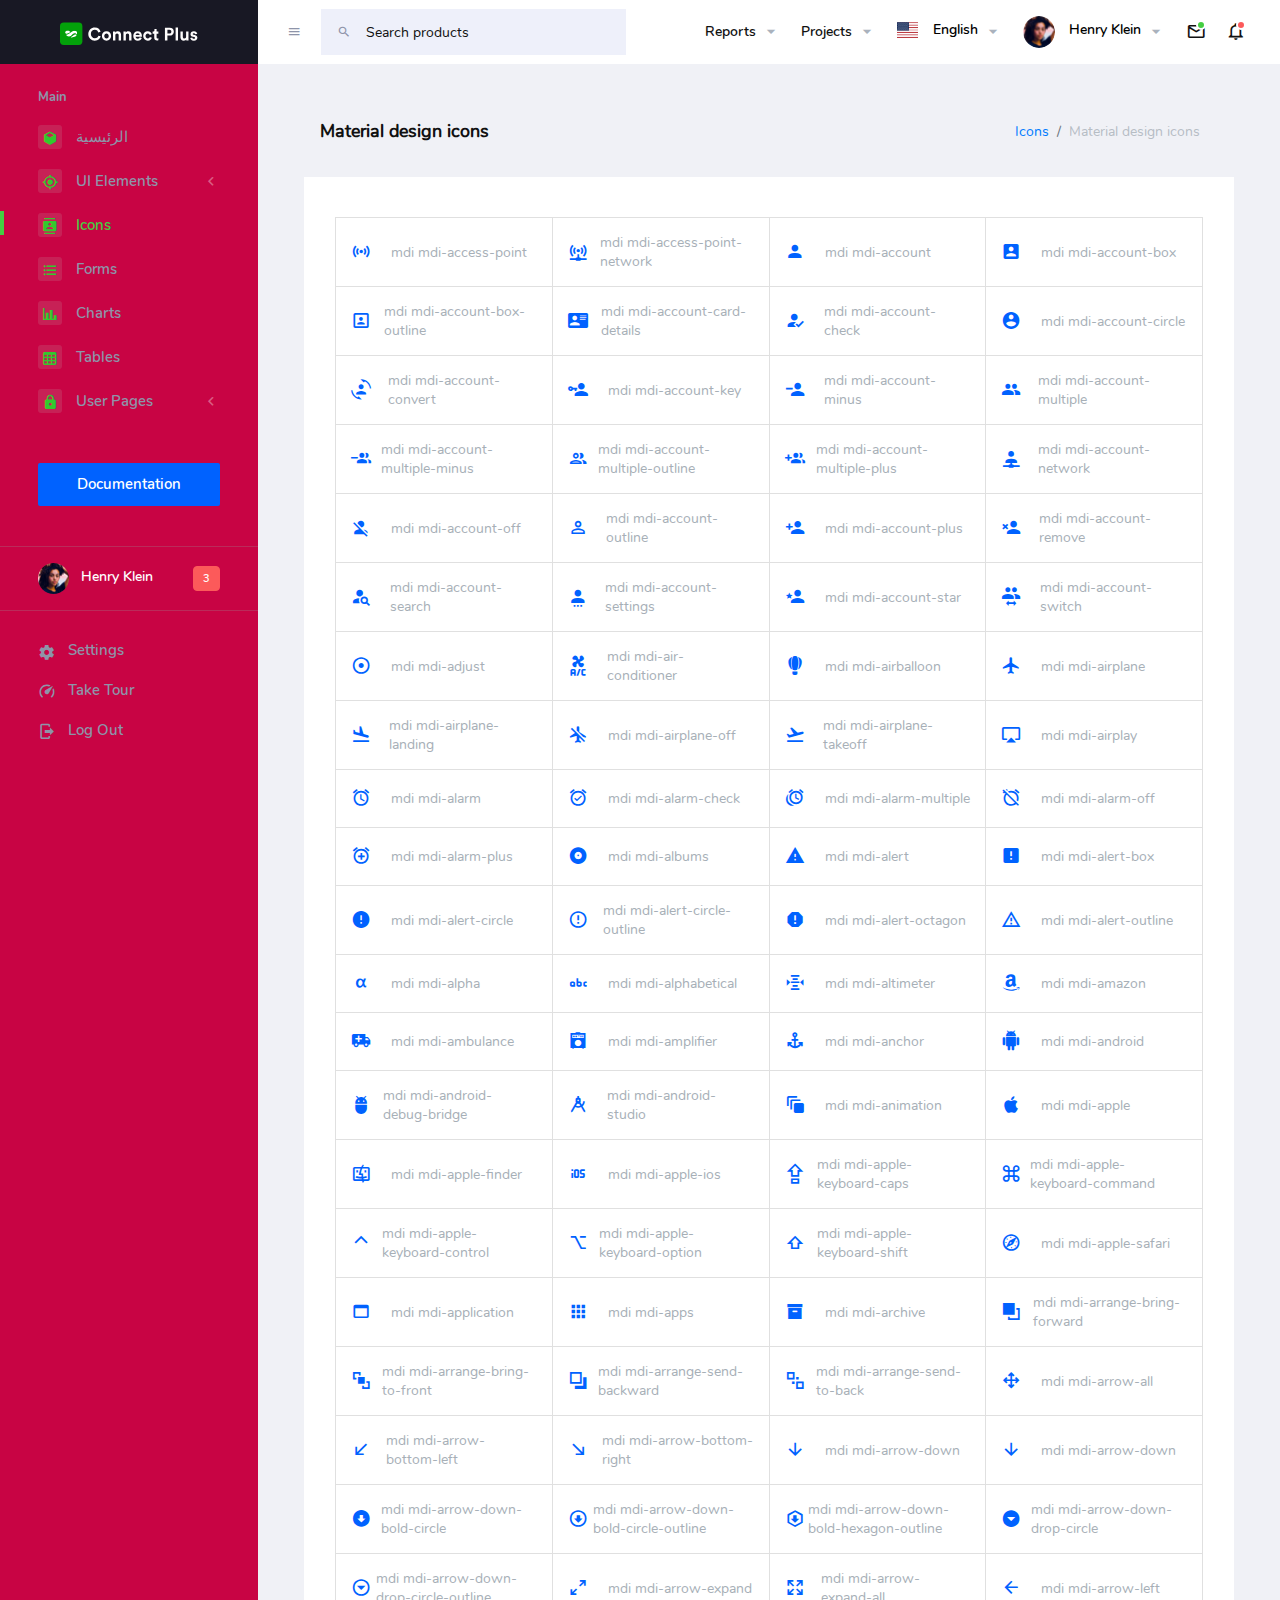
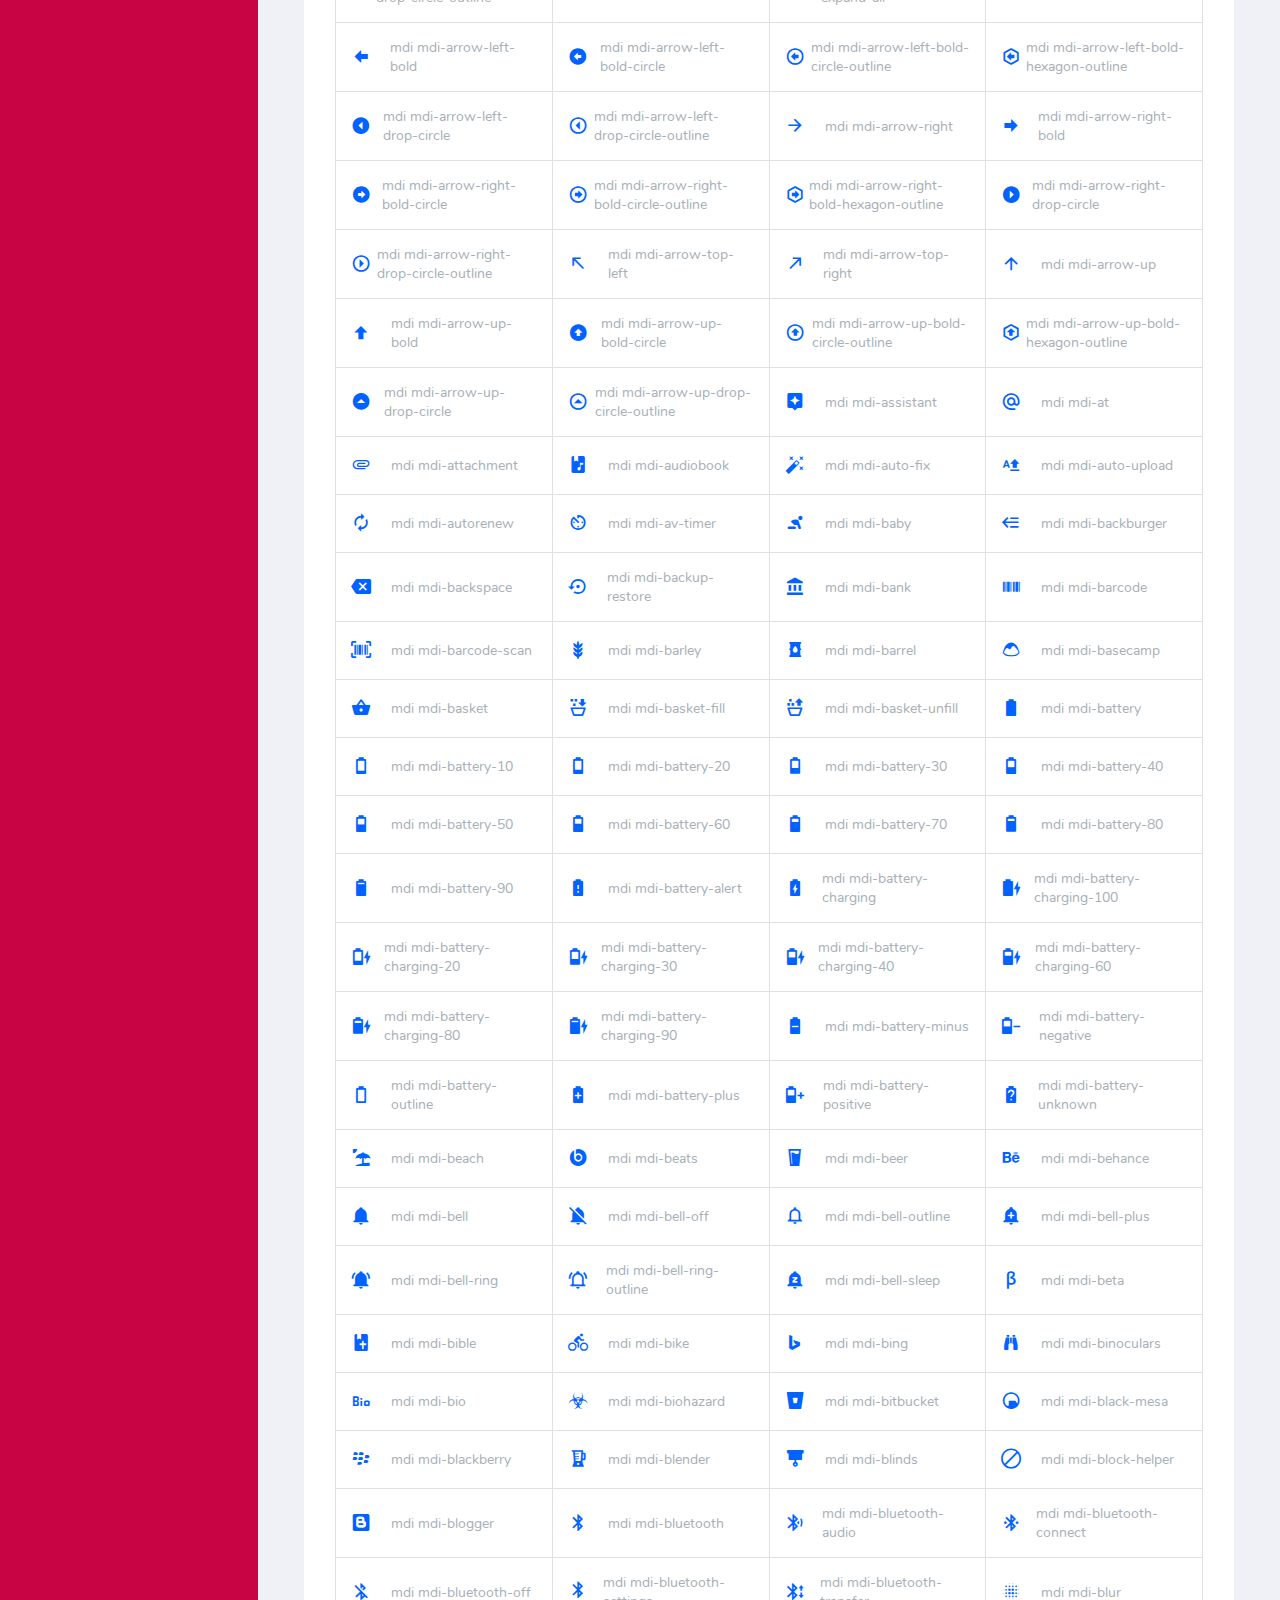
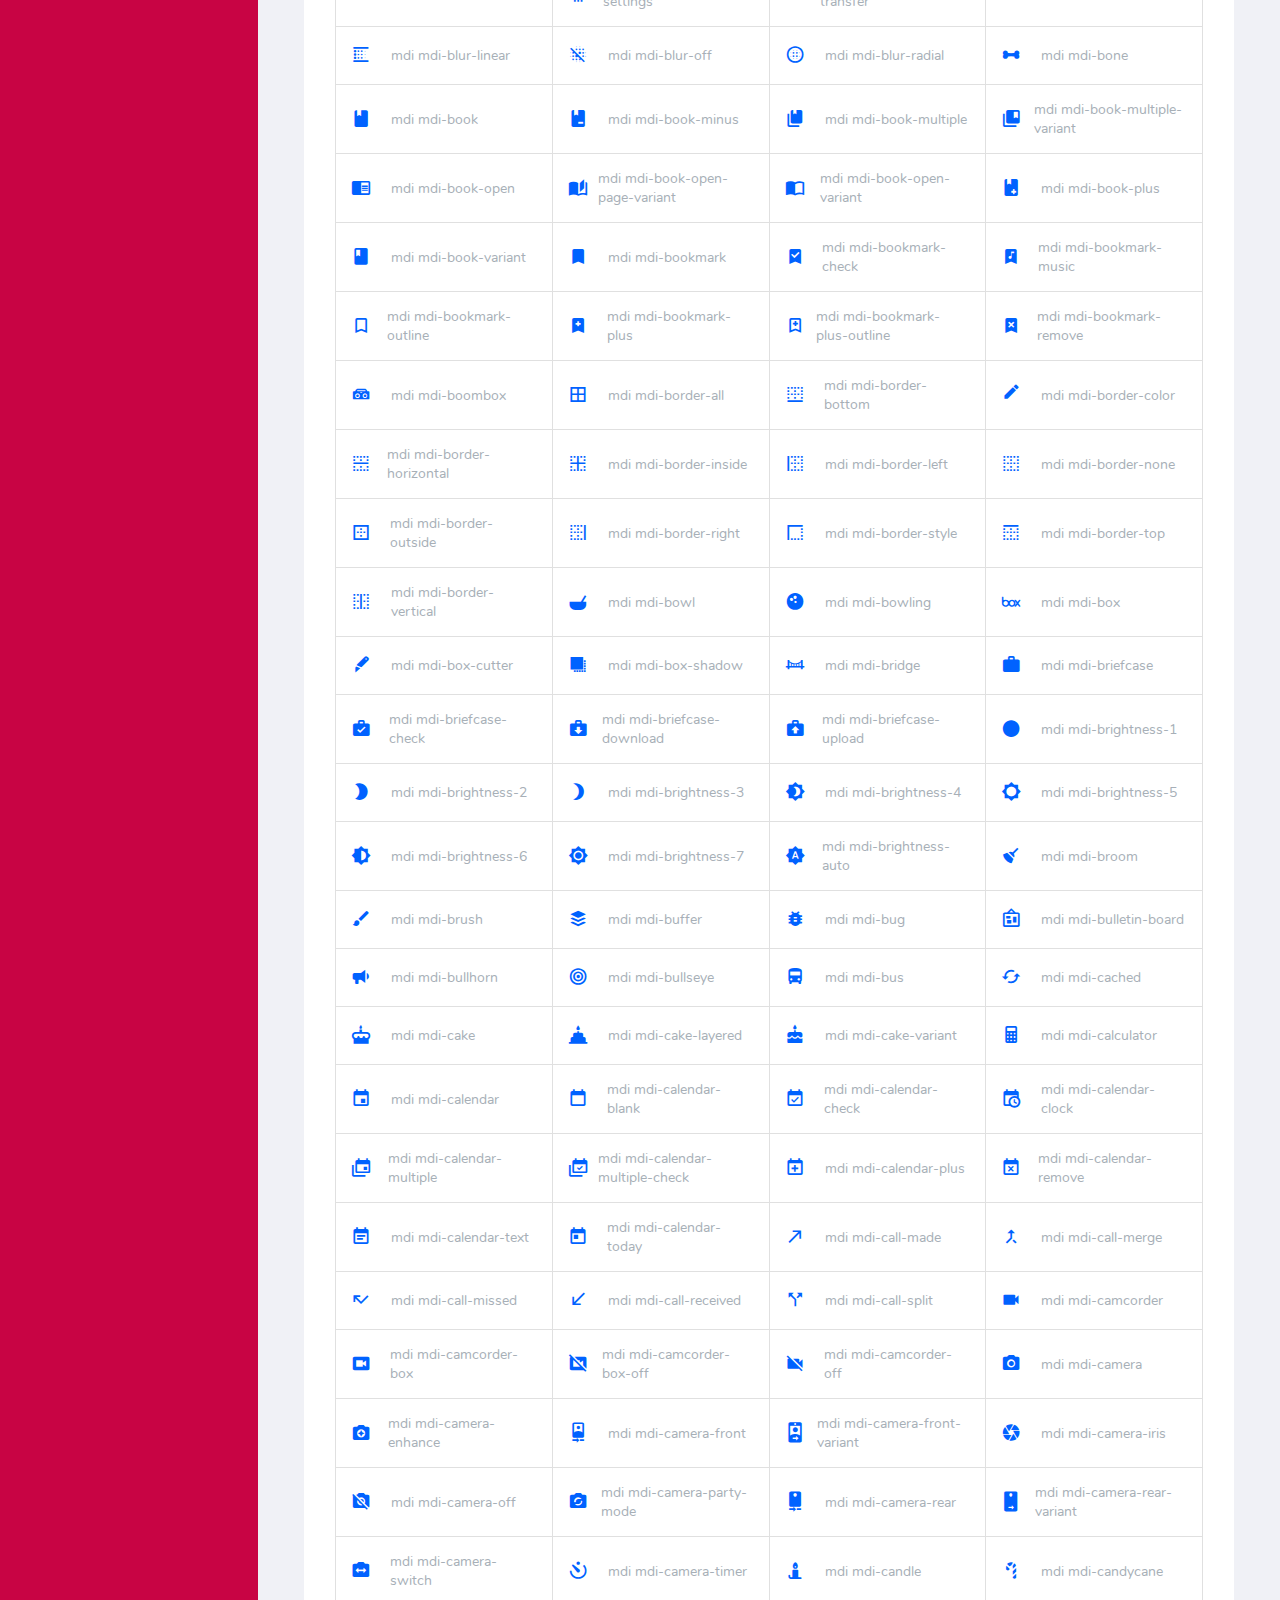
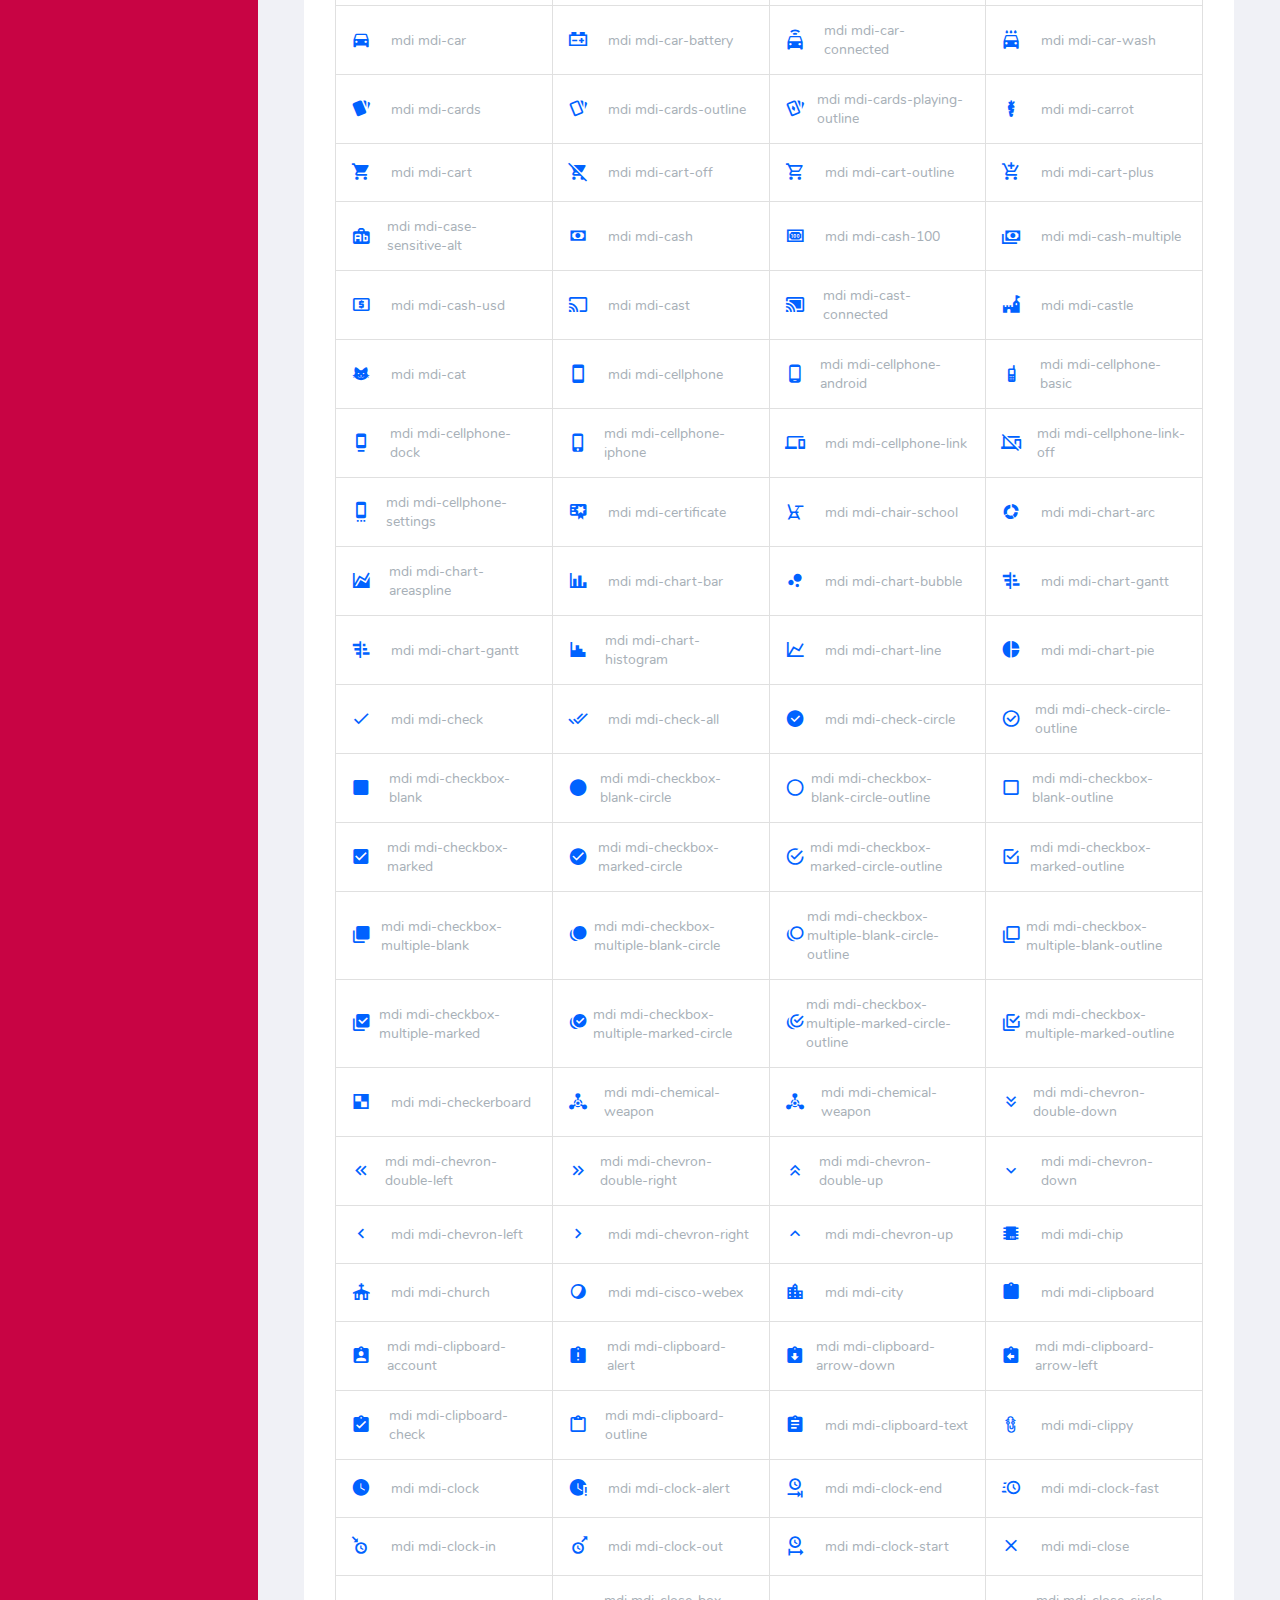
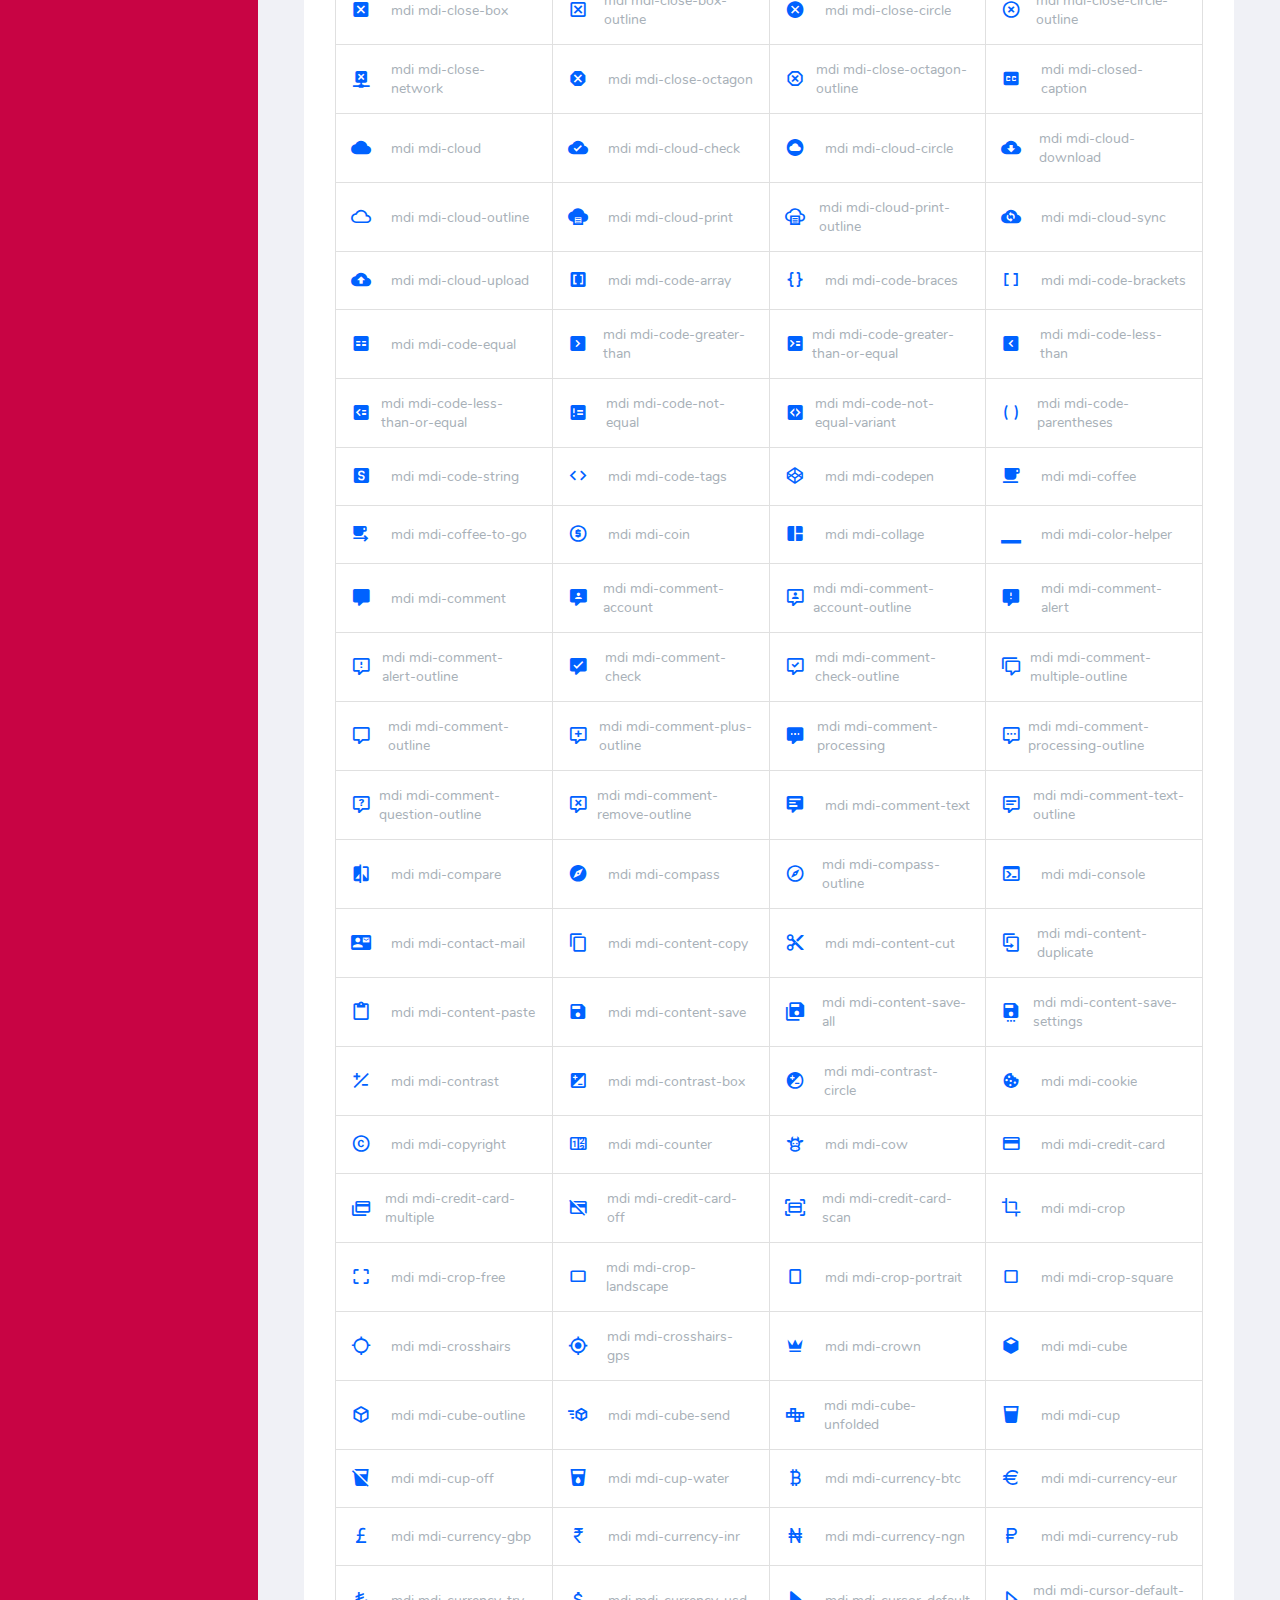
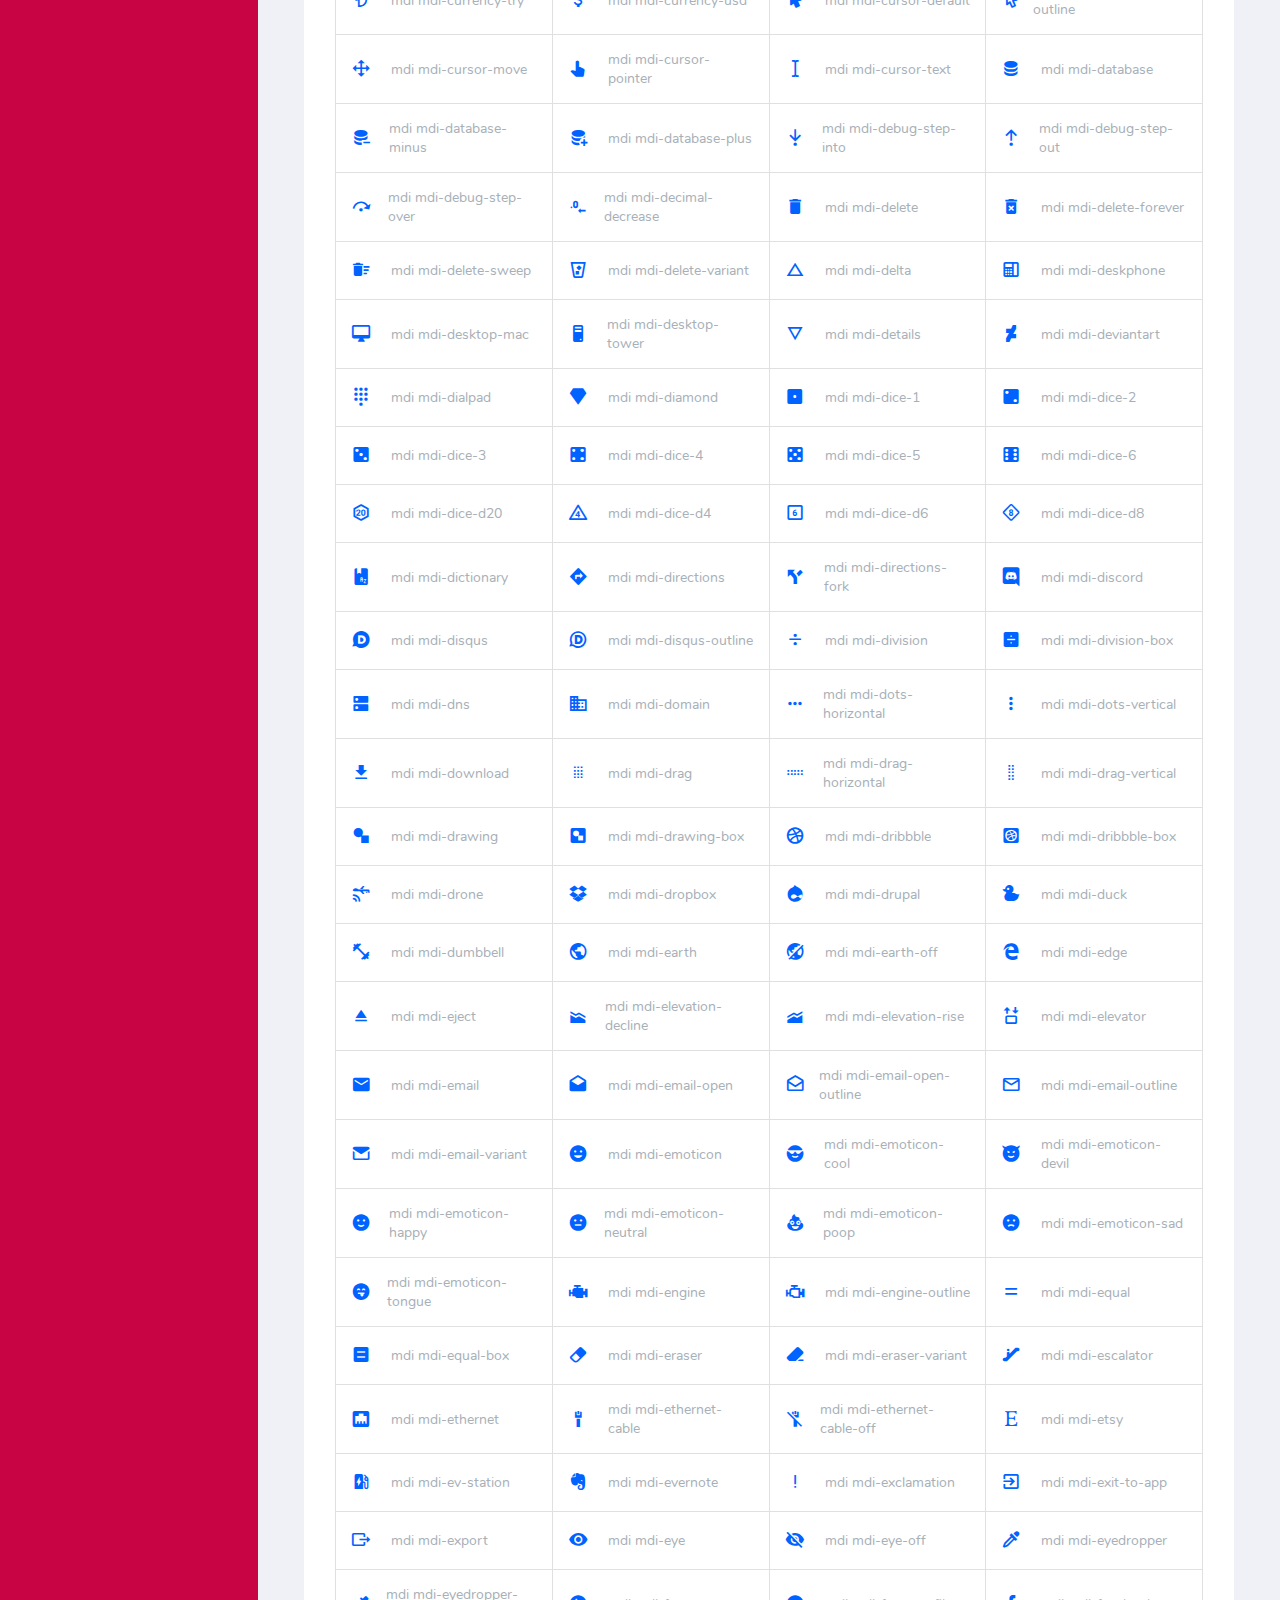
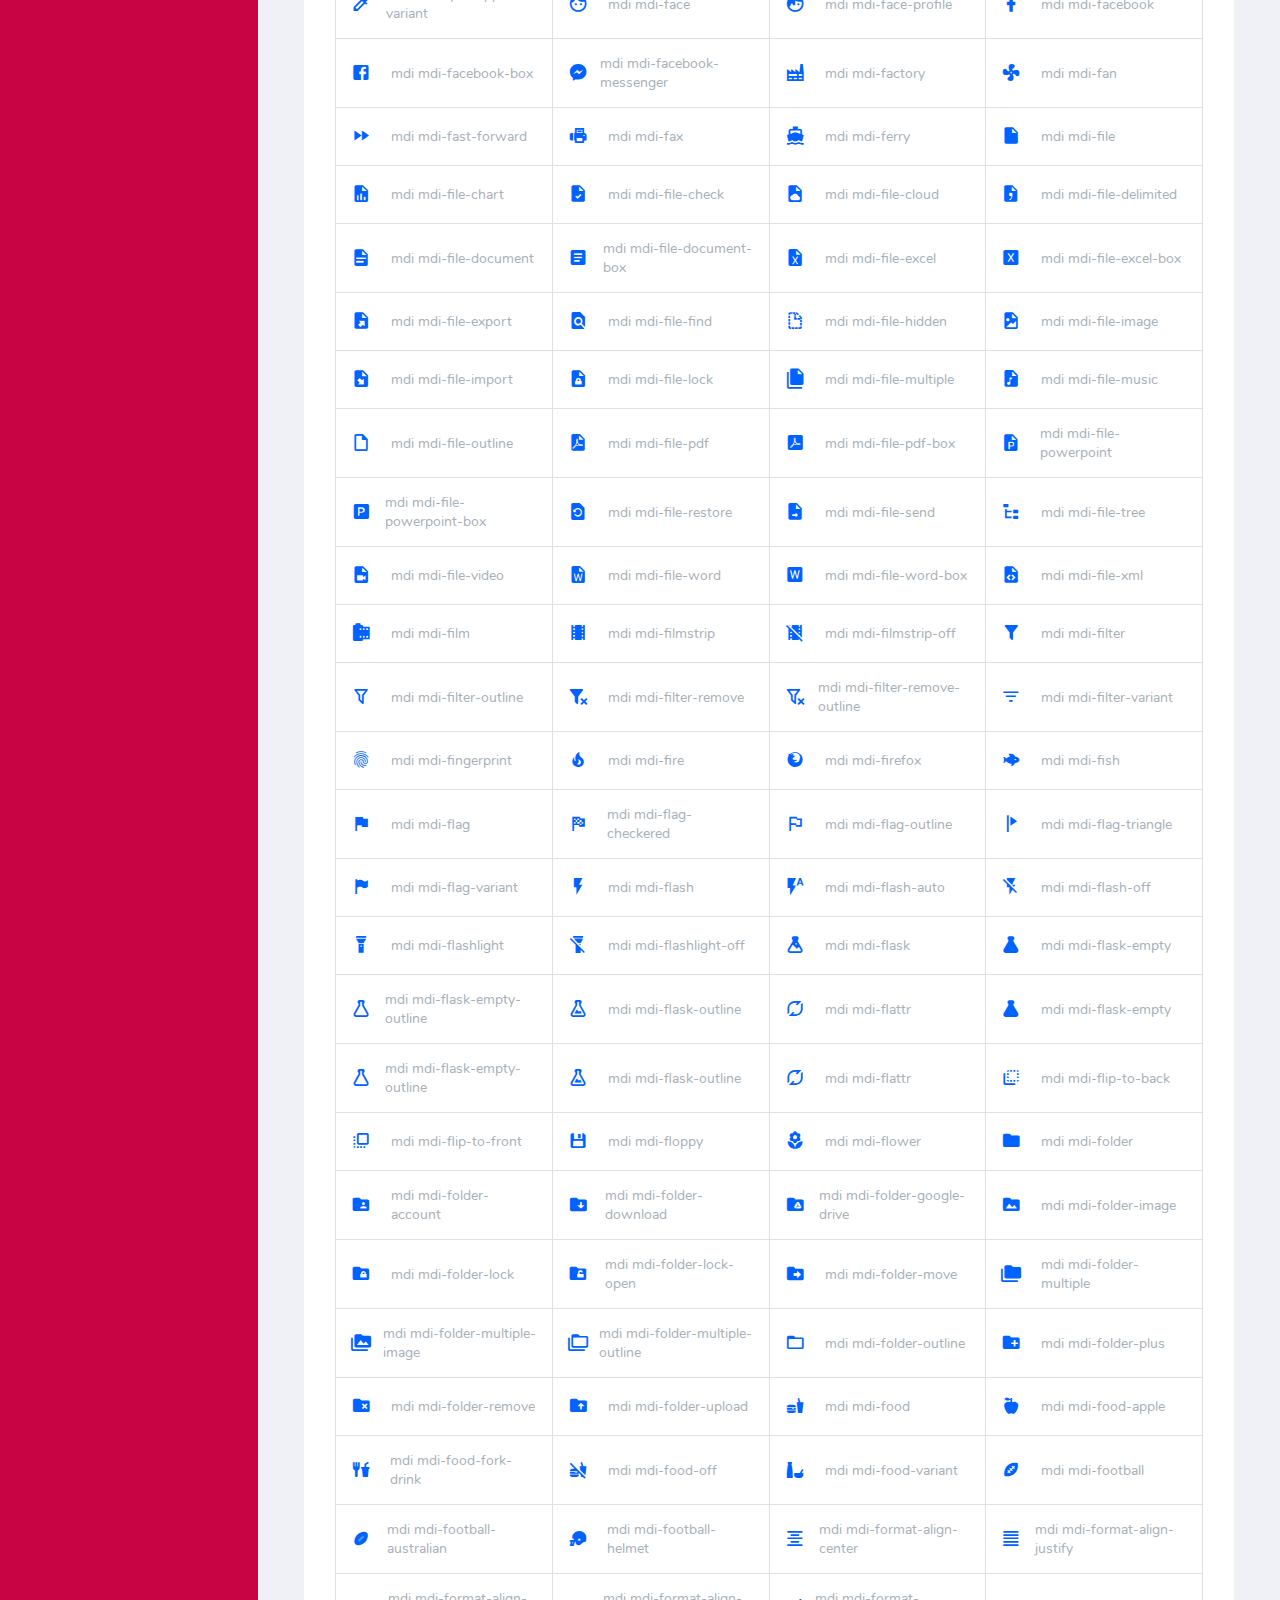
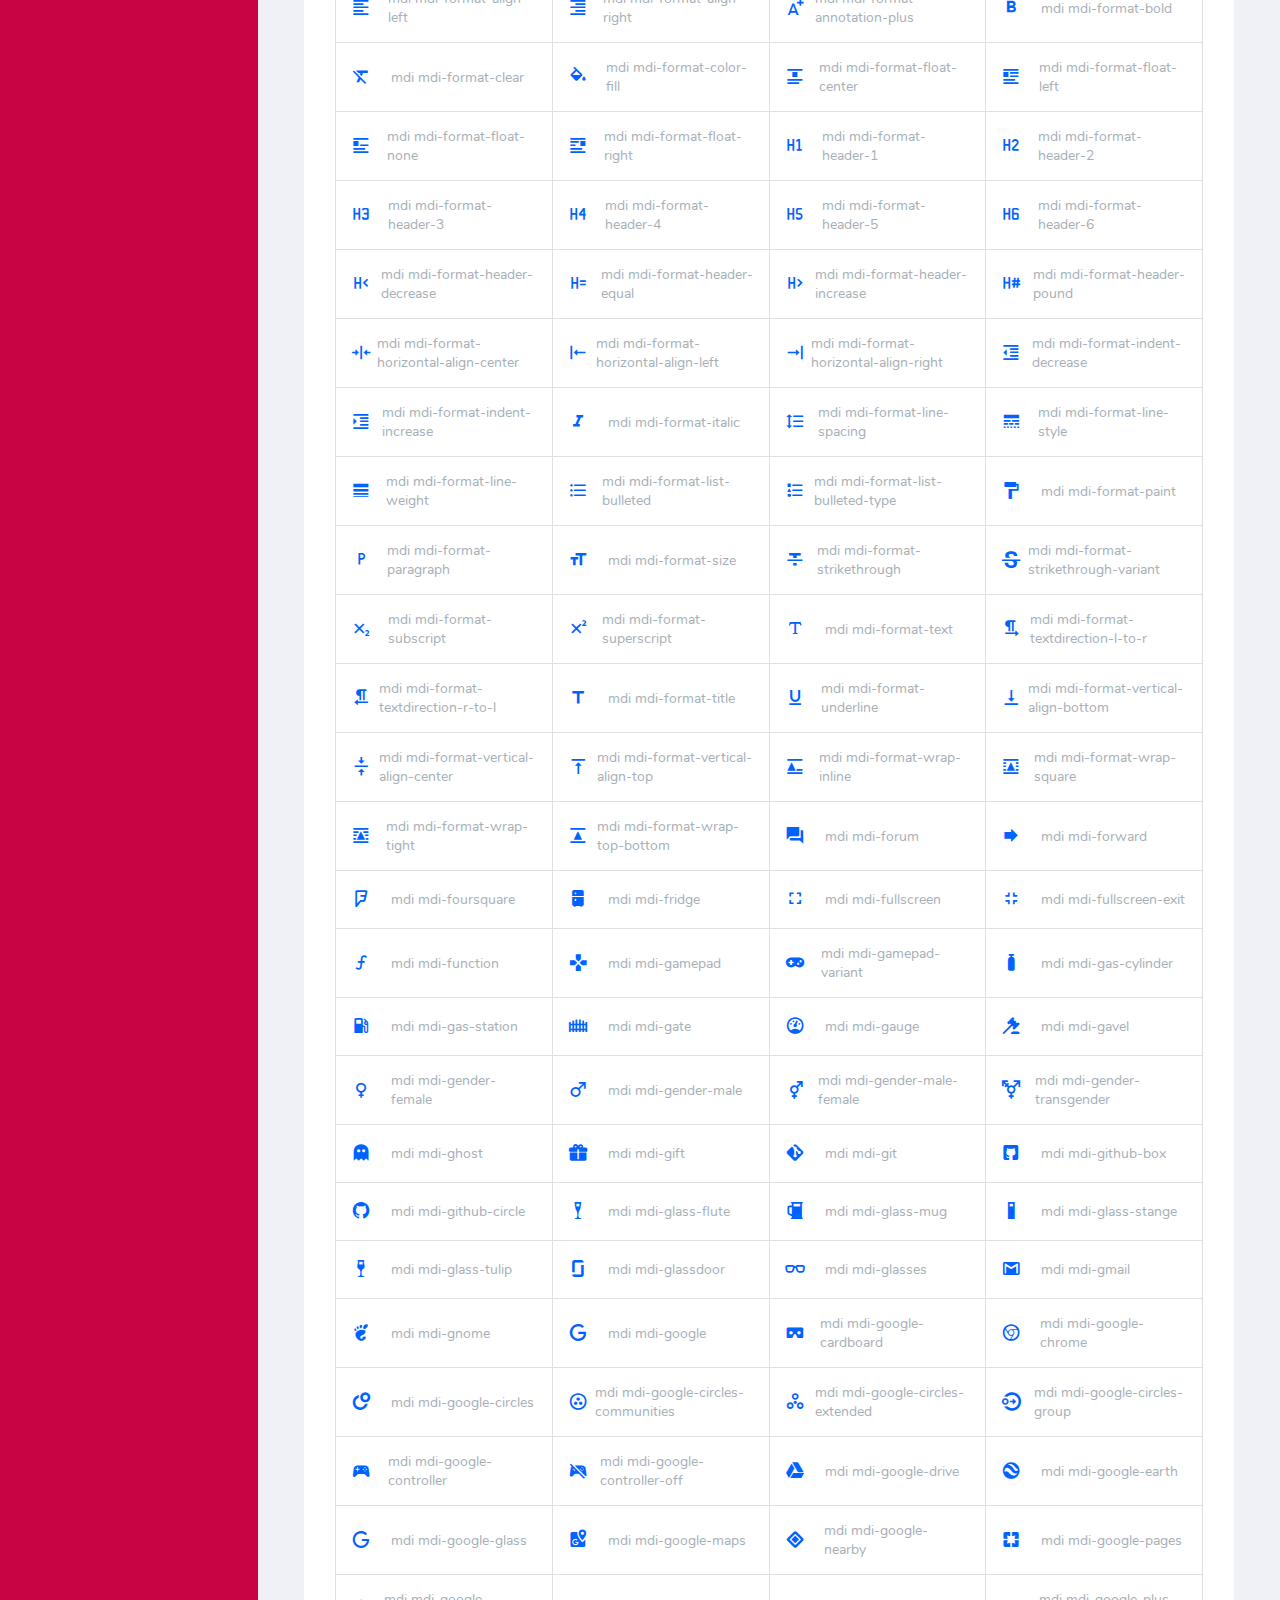
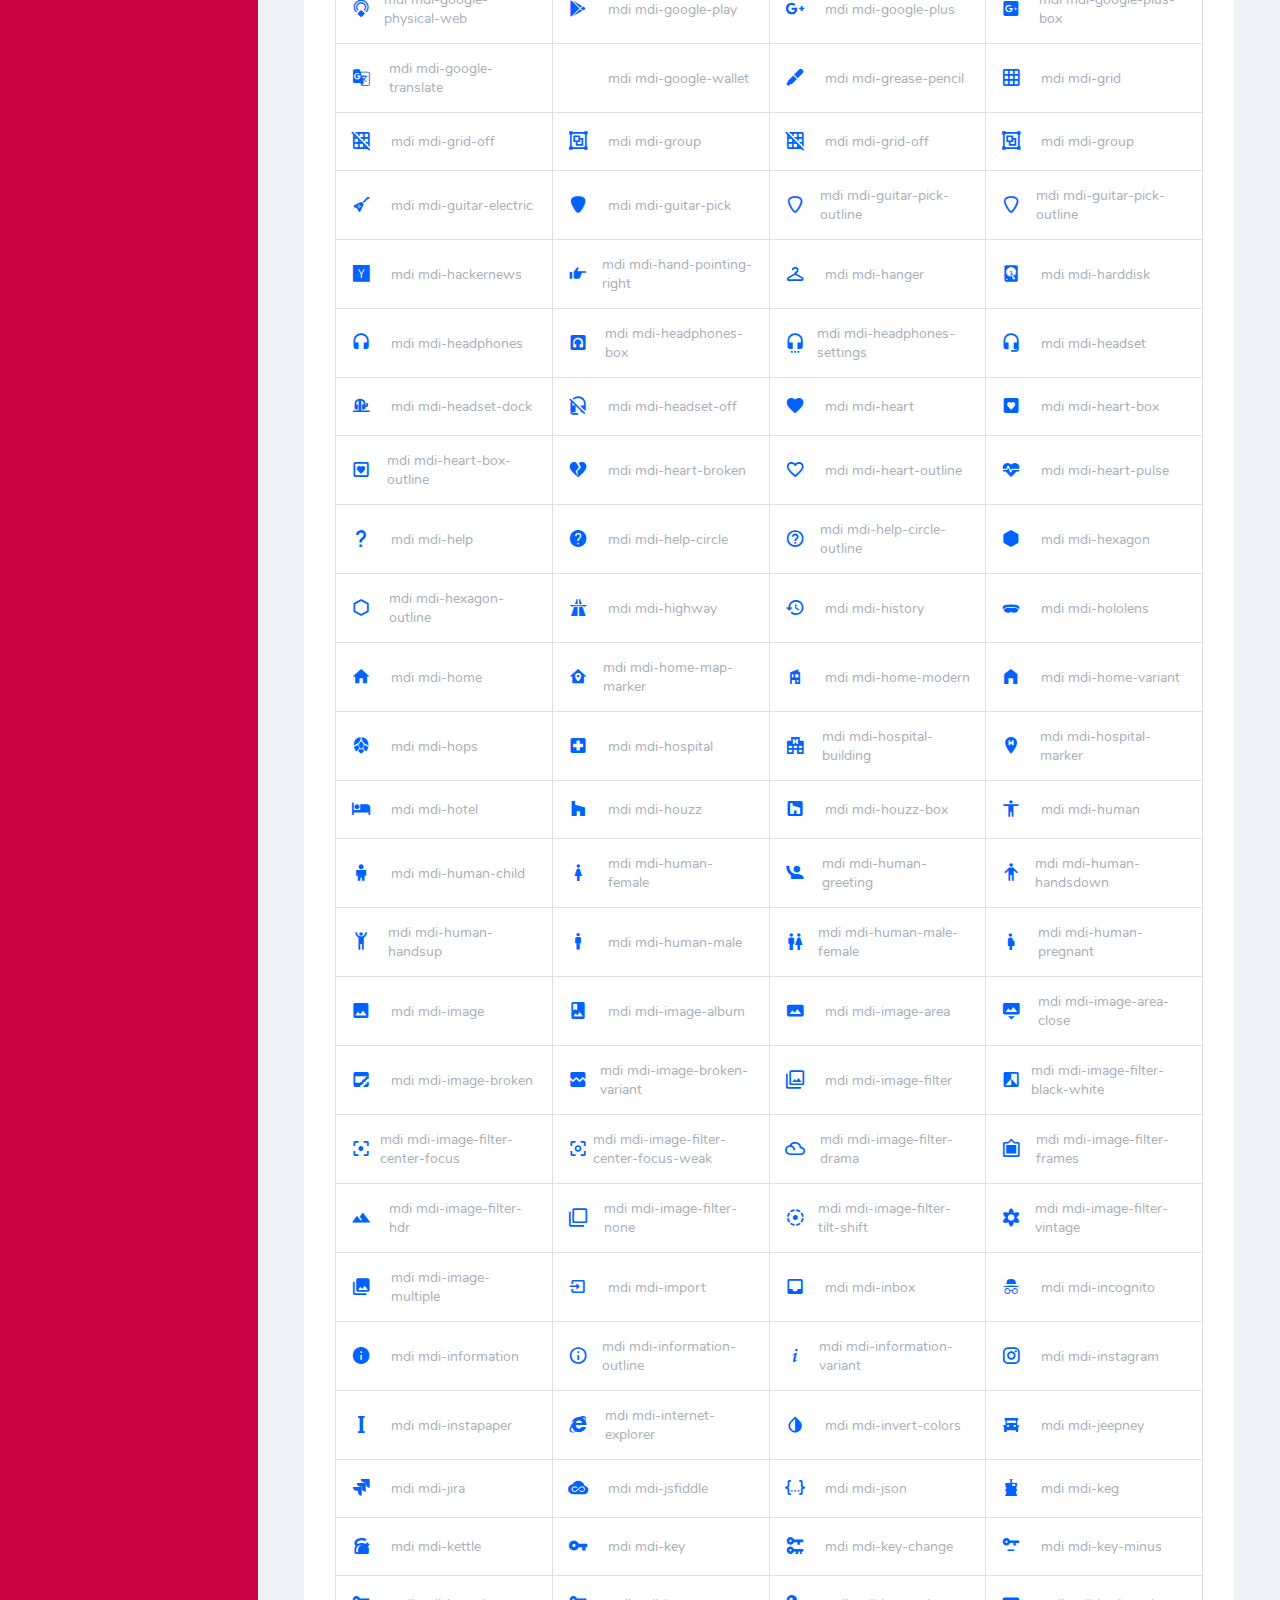
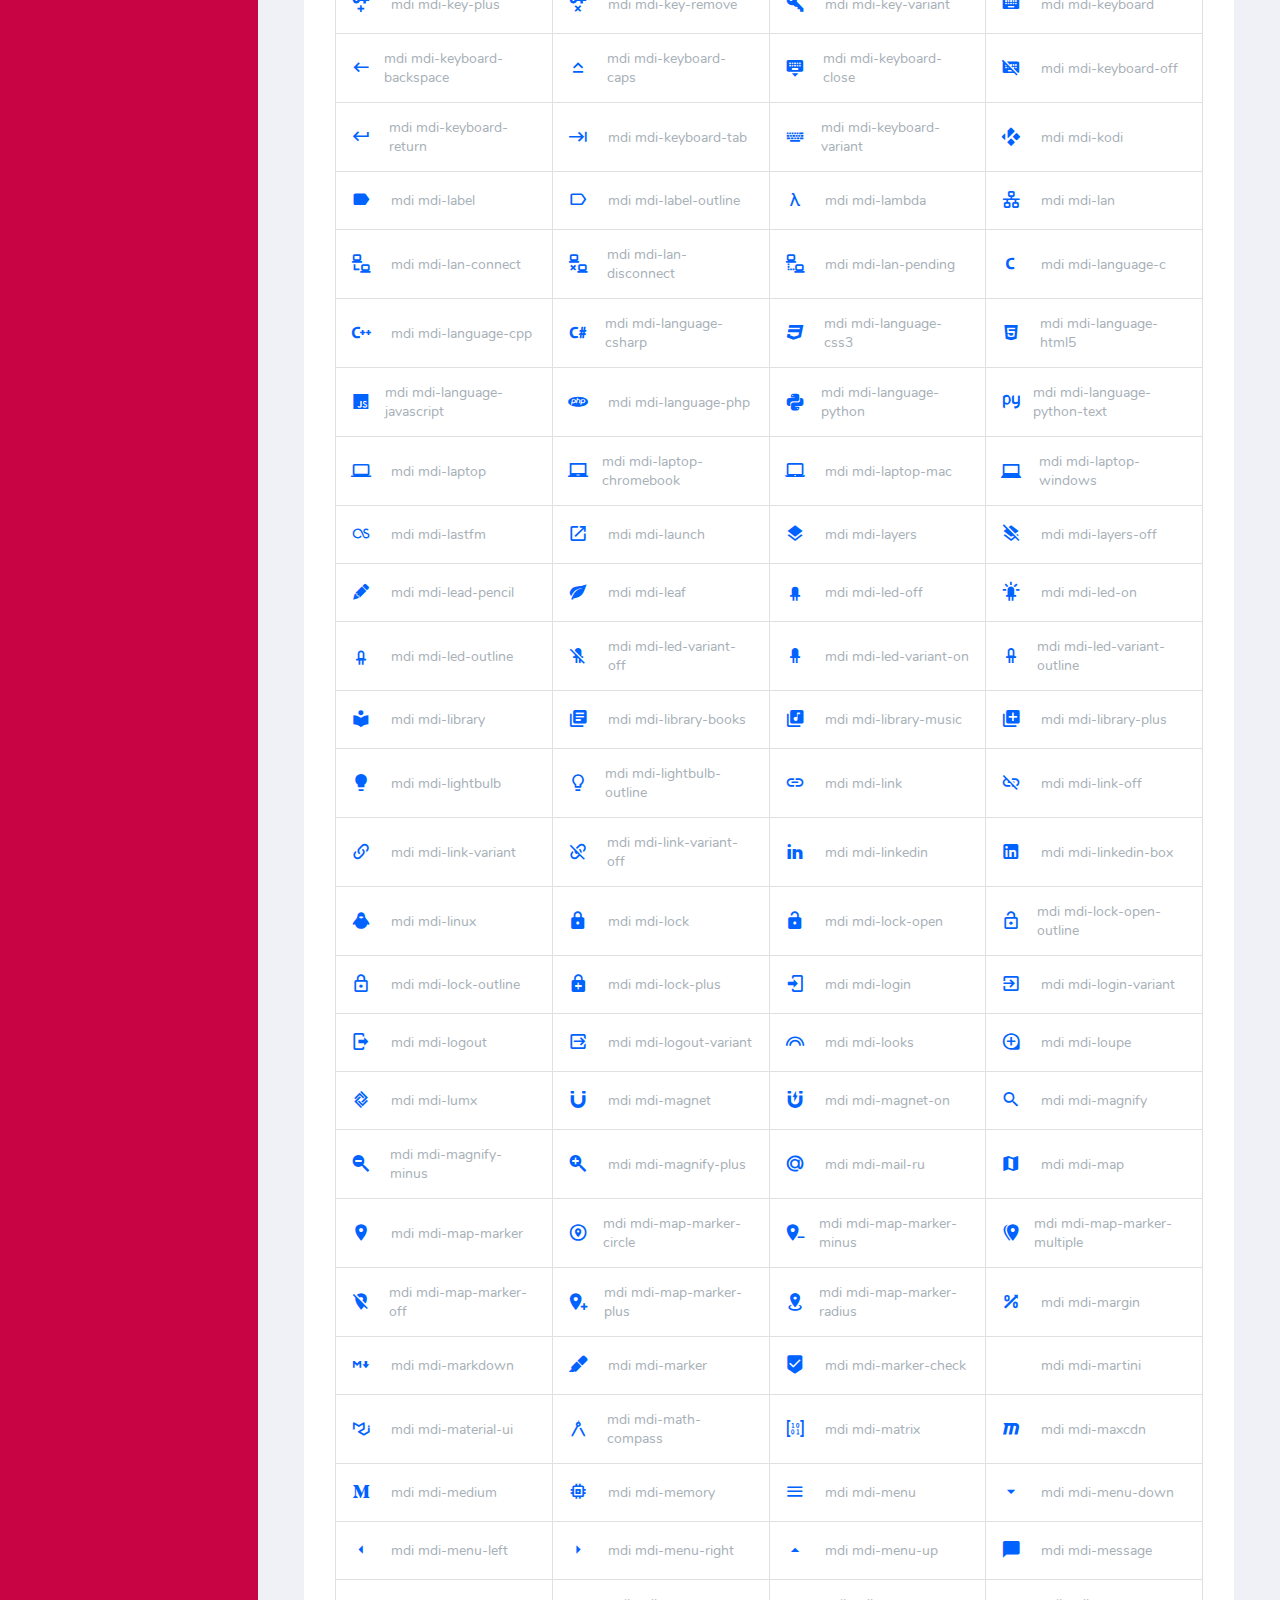
<file: pfe_template/pages/icons/mdi.html>
<!DOCTYPE html>
<html lang="en">
  <head>
    <!-- Required meta tags -->
    <meta charset="utf-8">
    <meta name="viewport" content="width=device-width, initial-scale=1, shrink-to-fit=no">
    <title> الجمعية الخيرية الإسلامية بآسفي</title>
    <!-- plugins:css -->
    <link rel="stylesheet" href="../../assets/vendors/mdi/css/materialdesignicons.min.css">
    <link rel="stylesheet" href="../../assets/vendors/flag-icon-css/css/flag-icon.min.css">
    <link rel="stylesheet" href="../../assets/vendors/css/vendor.bundle.base.css">
    <!-- endinject -->
    <!-- Plugin css for this page -->
    <!-- End Plugin css for this page -->
    <!-- inject:css -->
    <!-- endinject -->
    <!-- Layout styles -->
    <link rel="stylesheet" href="../../assets/css/style.css">
    <!-- End layout styles -->
    <link rel="shortcut icon" href="../../assets/images/favicon.png" />
  </head>
  <body>
    <div class=" container-scroller">
      <!-- partial:../../partials/_navbar.html -->
      <nav class="navbar default-layout-navbar col-lg-12 col-12 p-0 fixed-top d-flex flex-row">
        <div class="text-center navbar-brand-wrapper d-flex align-items-center justify-content-center">
          <a class="navbar-brand brand-logo" href="../../index.html"><img src="../../assets/images/logo.svg" alt="logo" /></a>
          <a class="navbar-brand brand-logo-mini" href="../../index.html"><img src="../../assets/images/logo-mini.svg" alt="logo" /></a>
        </div>
        <div class="navbar-menu-wrapper d-flex align-items-stretch">
          <button class="navbar-toggler navbar-toggler align-self-center" type="button" data-toggle="minimize">
            <span class="mdi mdi-menu"></span>
          </button>
          <div class="search-field d-none d-xl-block">
            <form class="d-flex align-items-center h-100" action="#">
              <div class="input-group">
                <div class="input-group-prepend bg-transparent">
                  <i class="input-group-text border-0 mdi mdi-magnify"></i>
                </div>
                <input type="text" class="form-control bg-transparent border-0" placeholder="Search products">
              </div>
            </form>
          </div>
          <ul class="navbar-nav navbar-nav-right">
            <li class="nav-item  dropdown d-none d-md-block">
              <a class="nav-link dropdown-toggle" id="reportDropdown" href="#" data-toggle="dropdown" aria-expanded="false"> Reports </a>
              <div class="dropdown-menu navbar-dropdown" aria-labelledby="reportDropdown">
                <a class="dropdown-item" href="#">
                  <i class="mdi mdi-file-pdf mr-2"></i>PDF </a>
                <div class="dropdown-divider"></div>
                <a class="dropdown-item" href="#">
                  <i class="mdi mdi-file-excel mr-2"></i>Excel </a>
                <div class="dropdown-divider"></div>
                <a class="dropdown-item" href="#">
                  <i class="mdi mdi-file-word mr-2"></i>doc </a>
              </div>
            </li>
            <li class="nav-item  dropdown d-none d-md-block">
              <a class="nav-link dropdown-toggle" id="projectDropdown" href="#" data-toggle="dropdown" aria-expanded="false"> Projects </a>
              <div class="dropdown-menu navbar-dropdown" aria-labelledby="projectDropdown">
                <a class="dropdown-item" href="#">
                  <i class="mdi mdi-eye-outline mr-2"></i>View Project </a>
                <div class="dropdown-divider"></div>
                <a class="dropdown-item" href="#">
                  <i class="mdi mdi-pencil-outline mr-2"></i>Edit Project </a>
              </div>
            </li>
            <li class="nav-item nav-language dropdown d-none d-md-block">
              <a class="nav-link dropdown-toggle" id="languageDropdown" href="#" data-toggle="dropdown" aria-expanded="false">
                <div class="nav-language-icon">
                  <i class="flag-icon flag-icon-us" title="us" id="us"></i>
                </div>
                <div class="nav-language-text">
                  <p class="mb-1 text-black">English</p>
                </div>
              </a>
              <div class="dropdown-menu navbar-dropdown" aria-labelledby="languageDropdown">
                <a class="dropdown-item" href="#">
                  <div class="nav-language-icon mr-2">
                    <i class="flag-icon flag-icon-ae" title="ae" id="ae"></i>
                  </div>
                  <div class="nav-language-text">
                    <p class="mb-1 text-black">Arabic</p>
                  </div>
                </a>
                <div class="dropdown-divider"></div>
                <a class="dropdown-item" href="#">
                  <div class="nav-language-icon mr-2">
                    <i class="flag-icon flag-icon-gb" title="GB" id="gb"></i>
                  </div>
                  <div class="nav-language-text">
                    <p class="mb-1 text-black">English</p>
                  </div>
                </a>
              </div>
            </li>
            <li class="nav-item nav-profile dropdown">
              <a class="nav-link dropdown-toggle" id="profileDropdown" href="#" data-toggle="dropdown" aria-expanded="false">
                <div class="nav-profile-img">
                  <img src="../../assets/images/faces/face28.png" alt="image">
                </div>
                <div class="nav-profile-text">
                  <p class="mb-1 text-black">Henry Klein</p>
                </div>
              </a>
              <div class="dropdown-menu navbar-dropdown dropdown-menu-right p-0 border-0 font-size-sm" aria-labelledby="profileDropdown" data-x-placement="bottom-end">
                <div class="p-3 text-center bg-primary">
                  <img class="img-avatar img-avatar48 img-avatar-thumb" src="../../assets/images/faces/face28.png" alt="">
                </div>
                <div class="p-2">
                  <h5 class="dropdown-header text-uppercase pl-2 text-dark">User Options</h5>
                  <a class="dropdown-item py-1 d-flex align-items-center justify-content-between" href="#">
                    <span>Inbox</span>
                    <span class="p-0">
                      <span class="badge badge-primary">3</span>
                      <i class="mdi mdi-email-open-outline ml-1"></i>
                    </span>
                  </a>
                  <a class="dropdown-item py-1 d-flex align-items-center justify-content-between" href="#">
                    <span>Profile</span>
                    <span class="p-0">
                      <span class="badge badge-success">1</span>
                      <i class="mdi mdi-account-outline ml-1"></i>
                    </span>
                  </a>
                  <a class="dropdown-item py-1 d-flex align-items-center justify-content-between" href="javascript:void(0)">
                    <span>Settings</span>
                    <i class="mdi mdi-settings"></i>
                  </a>
                  <div role="separator" class="dropdown-divider"></div>
                  <h5 class="dropdown-header text-uppercase  pl-2 text-dark mt-2">Actions</h5>
                  <a class="dropdown-item py-1 d-flex align-items-center justify-content-between" href="#">
                    <span>Lock Account</span>
                    <i class="mdi mdi-lock ml-1"></i>
                  </a>
                  <a class="dropdown-item py-1 d-flex align-items-center justify-content-between" href="#">
                    <span>Log Out</span>
                    <i class="mdi mdi-logout ml-1"></i>
                  </a>
                </div>
              </div>
            </li>
            <li class="nav-item dropdown">
              <a class="nav-link count-indicator dropdown-toggle" id="messageDropdown" href="#" data-toggle="dropdown" aria-expanded="false">
                <i class="mdi mdi-email-outline"></i>
                <span class="count-symbol bg-success"></span>
              </a>
              <div class="dropdown-menu dropdown-menu-right navbar-dropdown preview-list" aria-labelledby="messageDropdown">
                <h6 class="p-3 mb-0 bg-primary text-white py-4">Messages</h6>
                <div class="dropdown-divider"></div>
                <a class="dropdown-item preview-item">
                  <div class="preview-thumbnail">
                    <img src="../../assets/images/faces/face4.jpg" alt="image" class="profile-pic">
                  </div>
                  <div class="preview-item-content d-flex align-items-start flex-column justify-content-center">
                    <h6 class="preview-subject ellipsis mb-1 font-weight-normal">Mark send you a message</h6>
                    <p class="text-gray mb-0"> 1 Minutes ago </p>
                  </div>
                </a>
                <div class="dropdown-divider"></div>
                <a class="dropdown-item preview-item">
                  <div class="preview-thumbnail">
                    <img src="../../assets/images/faces/face2.jpg" alt="image" class="profile-pic">
                  </div>
                  <div class="preview-item-content d-flex align-items-start flex-column justify-content-center">
                    <h6 class="preview-subject ellipsis mb-1 font-weight-normal">Cregh send you a message</h6>
                    <p class="text-gray mb-0"> 15 Minutes ago </p>
                  </div>
                </a>
                <div class="dropdown-divider"></div>
                <a class="dropdown-item preview-item">
                  <div class="preview-thumbnail">
                    <img src="../../assets/images/faces/face3.jpg" alt="image" class="profile-pic">
                  </div>
                  <div class="preview-item-content d-flex align-items-start flex-column justify-content-center">
                    <h6 class="preview-subject ellipsis mb-1 font-weight-normal">Profile picture updated</h6>
                    <p class="text-gray mb-0"> 18 Minutes ago </p>
                  </div>
                </a>
                <div class="dropdown-divider"></div>
                <h6 class="p-3 mb-0 text-center">4 new messages</h6>
              </div>
            </li>
            <li class="nav-item dropdown">
              <a class="nav-link count-indicator dropdown-toggle" id="notificationDropdown" href="#" data-toggle="dropdown">
                <i class="mdi mdi-bell-outline"></i>
                <span class="count-symbol bg-danger"></span>
              </a>
              <div class="dropdown-menu dropdown-menu-right navbar-dropdown preview-list" aria-labelledby="notificationDropdown">
                <h6 class="p-3 mb-0 bg-primary text-white py-4">Notifications</h6>
                <div class="dropdown-divider"></div>
                <a class="dropdown-item preview-item">
                  <div class="preview-thumbnail">
                    <div class="preview-icon bg-success">
                      <i class="mdi mdi-calendar"></i>
                    </div>
                  </div>
                  <div class="preview-item-content d-flex align-items-start flex-column justify-content-center">
                    <h6 class="preview-subject font-weight-normal mb-1">Event today</h6>
                    <p class="text-gray ellipsis mb-0"> Just a reminder that you have an event today </p>
                  </div>
                </a>
                <div class="dropdown-divider"></div>
                <a class="dropdown-item preview-item">
                  <div class="preview-thumbnail">
                    <div class="preview-icon bg-warning">
                      <i class="mdi mdi-settings"></i>
                    </div>
                  </div>
                  <div class="preview-item-content d-flex align-items-start flex-column justify-content-center">
                    <h6 class="preview-subject font-weight-normal mb-1">Settings</h6>
                    <p class="text-gray ellipsis mb-0"> Update dashboard </p>
                  </div>
                </a>
                <div class="dropdown-divider"></div>
                <a class="dropdown-item preview-item">
                  <div class="preview-thumbnail">
                    <div class="preview-icon bg-info">
                      <i class="mdi mdi-link-variant"></i>
                    </div>
                  </div>
                  <div class="preview-item-content d-flex align-items-start flex-column justify-content-center">
                    <h6 class="preview-subject font-weight-normal mb-1">Launch Admin</h6>
                    <p class="text-gray ellipsis mb-0"> New admin wow! </p>
                  </div>
                </a>
                <div class="dropdown-divider"></div>
                <h6 class="p-3 mb-0 text-center">See all notifications</h6>
              </div>
            </li>
          </ul>
          <button class="navbar-toggler navbar-toggler-right d-lg-none align-self-center" type="button" data-toggle="offcanvas">
            <span class="mdi mdi-menu"></span>
          </button>
        </div>
      </nav>
      <!-- partial -->
      <div class="container-fluid page-body-wrapper">
        <!-- partial:../../partials/_sidebar.html -->
        <nav class="sidebar sidebar-offcanvas" id="sidebar">
          <ul class="nav">
            <li class="nav-item nav-category">Main</li>
            <li class="nav-item">
              <a class="nav-link" href="../../index.html">
                <span class="icon-bg"><i class="mdi mdi-cube menu-icon"></i></span>
                <span class="menu-title">الرئيسية</span>
              </a>
            </li>
            <li class="nav-item">
              <a class="nav-link" data-toggle="collapse" href="#ui-basic" aria-expanded="false" aria-controls="ui-basic">
                <span class="icon-bg"><i class="mdi mdi-crosshairs-gps menu-icon"></i></span>
                <span class="menu-title">UI Elements</span>
                <i class="menu-arrow"></i>
              </a>
              <div class="collapse" id="ui-basic">
                <ul class="nav flex-column sub-menu">
                  <li class="nav-item"> <a class="nav-link" href="../../pages/ui-features/buttons.html">Buttons</a></li>
                  <li class="nav-item"> <a class="nav-link" href="../../pages/ui-features/dropdowns.html">Dropdowns</a></li>
                  <li class="nav-item"> <a class="nav-link" href="../../pages/ui-features/typography.html">Typography</a></li>
                </ul>
              </div>
            </li>
            <li class="nav-item">
              <a class="nav-link" href="../../pages/icons/mdi.html">
                <span class="icon-bg"><i class="mdi mdi-contacts menu-icon"></i></span>
                <span class="menu-title">Icons</span>
              </a>
            </li>
            <li class="nav-item">
              <a class="nav-link" href="../../pages/forms/basic_elements.html">
                <span class="icon-bg"><i class="mdi mdi-format-list-bulleted menu-icon"></i></span>
                <span class="menu-title">Forms</span>
              </a>
            </li>
            <li class="nav-item">
              <a class="nav-link" href="../../pages/charts/chartjs.html">
                <span class="icon-bg"><i class="mdi mdi-chart-bar menu-icon"></i></span>
                <span class="menu-title">Charts</span>
              </a>
            </li>
            <li class="nav-item">
              <a class="nav-link" href="../../pages/tables/basic-table.html">
                <span class="icon-bg"><i class="mdi mdi-table-large menu-icon"></i></span>
                <span class="menu-title">Tables</span>
              </a>
            </li>
            <li class="nav-item">
              <a class="nav-link" data-toggle="collapse" href="#auth" aria-expanded="false" aria-controls="auth">
                <span class="icon-bg"><i class="mdi mdi-lock menu-icon"></i></span>
                <span class="menu-title">User Pages</span>
                <i class="menu-arrow"></i>
              </a>
              <div class="collapse" id="auth">
                <ul class="nav flex-column sub-menu">
                  <li class="nav-item"> <a class="nav-link" href="../../pages/samples/blank-page.html"> Blank Page </a></li>
                  <li class="nav-item"> <a class="nav-link" href="../../pages/samples/login.html"> Login </a></li>
                  <li class="nav-item"> <a class="nav-link" href="../../pages/samples/register.html"> Register </a></li>
                  <li class="nav-item"> <a class="nav-link" href="../../pages/samples/error-404.html"> 404 </a></li>
                  <li class="nav-item"> <a class="nav-link" href="../../pages/samples/error-500.html"> 500 </a></li>
                </ul>
              </div>
            </li>
            <li class="nav-item documentation-link">
              <a class="nav-link" href="http://www.bootstrapdash.com/demo/connect-plus-free/jquery/documentation/documentation.html" target="_blank">
                <span class="icon-bg">
                  <i class="mdi mdi-file-document-box menu-icon"></i>
                </span>
                <span class="menu-title">Documentation</span>
              </a>
            </li>
            <li class="nav-item sidebar-user-actions">
              <div class="user-details">
                <div class="d-flex justify-content-between align-items-center">
                  <div>
                    <div class="d-flex align-items-center">
                      <div class="sidebar-profile-img">
                        <img src="../../assets/images/faces/face28.png" alt="image">
                      </div>
                      <div class="sidebar-profile-text">
                        <p class="mb-1">Henry Klein</p>
                      </div>
                    </div>
                  </div>
                  <div class="badge badge-danger">3</div>
                </div>
              </div>
            </li>
            <li class="nav-item sidebar-user-actions">
              <div class="sidebar-user-menu">
                <a href="#" class="nav-link"><i class="mdi mdi-settings menu-icon"></i>
                  <span class="menu-title">Settings</span>
                </a>
              </div>
            </li>
            <li class="nav-item sidebar-user-actions">
              <div class="sidebar-user-menu">
                <a href="#" class="nav-link"><i class="mdi mdi-speedometer menu-icon"></i>
                  <span class="menu-title">Take Tour</span></a>
              </div>
            </li>
            <li class="nav-item sidebar-user-actions">
              <div class="sidebar-user-menu">
                <a href="#" class="nav-link"><i class="mdi mdi-logout menu-icon"></i>
                  <span class="menu-title">Log Out</span></a>
              </div>
            </li>
          </ul>
        </nav>
        <!-- partial -->
        <div class="main-panel">
          <div class="content-wrapper">
            <div class="page-header">
              <h3 class="page-title"> Material design icons </h3>
              <nav aria-label="breadcrumb">
                <ol class="breadcrumb">
                  <li class="breadcrumb-item"><a href="#">Icons</a></li>
                  <li class="breadcrumb-item active" aria-current="page">Material design icons</li>
                </ol>
              </nav>
            </div>
            <div class="row">
              <div class="col-lg-12 grid-margin">
                <div class="card">
                  <div class="card-body">
                    <div class="row icons-list">
                      <div class="col-sm-6 col-md-4 col-lg-3">
                        <i class="mdi mdi-access-point"></i> mdi mdi-access-point
                      </div>
                      <div class="col-sm-6 col-md-4 col-lg-3">
                        <i class="mdi mdi-access-point-network"></i> mdi mdi-access-point-network
                      </div>
                      <div class="col-sm-6 col-md-4 col-lg-3">
                        <i class="mdi mdi-account"></i> mdi mdi-account
                      </div>
                      <div class="col-sm-6 col-md-4 col-lg-3">
                        <i class="mdi mdi-account-box"></i> mdi mdi-account-box
                      </div>
                      <div class="col-sm-6 col-md-4 col-lg-3">
                        <i class="mdi mdi-account-box-outline"></i> mdi mdi-account-box-outline
                      </div>
                      <div class="col-sm-6 col-md-4 col-lg-3">
                        <i class="mdi mdi-account-card-details"></i> mdi mdi-account-card-details
                      </div>
                      <div class="col-sm-6 col-md-4 col-lg-3">
                        <i class="mdi mdi-account-check"></i> mdi mdi-account-check
                      </div>
                      <div class="col-sm-6 col-md-4 col-lg-3">
                        <i class="mdi mdi-account-circle"></i> mdi mdi-account-circle
                      </div>
                      <div class="col-sm-6 col-md-4 col-lg-3">
                        <i class="mdi mdi-account-convert"></i> mdi mdi-account-convert
                      </div>
                      <div class="col-sm-6 col-md-4 col-lg-3">
                        <i class="mdi mdi-account-key"></i> mdi mdi-account-key
                      </div>
                      <div class="col-sm-6 col-md-4 col-lg-3">
                        <i class="mdi mdi-account-minus"></i> mdi mdi-account-minus
                      </div>
                      <div class="col-sm-6 col-md-4 col-lg-3">
                        <i class="mdi mdi-account-multiple"></i> mdi mdi-account-multiple
                      </div>
                      <div class="col-sm-6 col-md-4 col-lg-3">
                        <i class="mdi mdi-account-multiple-minus"></i> mdi mdi-account-multiple-minus
                      </div>
                      <div class="col-sm-6 col-md-4 col-lg-3">
                        <i class="mdi mdi-account-multiple-outline"></i> mdi mdi-account-multiple-outline
                      </div>
                      <div class="col-sm-6 col-md-4 col-lg-3">
                        <i class="mdi mdi-account-multiple-plus"></i> mdi mdi-account-multiple-plus
                      </div>
                      <div class="col-sm-6 col-md-4 col-lg-3">
                        <i class="mdi mdi-account-network"></i> mdi mdi-account-network
                      </div>
                      <div class="col-sm-6 col-md-4 col-lg-3">
                        <i class="mdi mdi-account-off"></i> mdi mdi-account-off
                      </div>
                      <div class="col-sm-6 col-md-4 col-lg-3">
                        <i class="mdi mdi-account-outline"></i> mdi mdi-account-outline
                      </div>
                      <div class="col-sm-6 col-md-4 col-lg-3">
                        <i class="mdi mdi-account-plus"></i> mdi mdi-account-plus
                      </div>
                      <div class="col-sm-6 col-md-4 col-lg-3">
                        <i class="mdi mdi-account-remove"></i> mdi mdi-account-remove
                      </div>
                      <div class="col-sm-6 col-md-4 col-lg-3">
                        <i class="mdi mdi-account-search"></i> mdi mdi-account-search
                      </div>
                      <div class="col-sm-6 col-md-4 col-lg-3">
                        <i class="mdi mdi-account-settings"></i> mdi mdi-account-settings
                      </div>
                      <div class="col-sm-6 col-md-4 col-lg-3">
                        <i class="mdi mdi-account-star"></i> mdi mdi-account-star
                      </div>
                      <div class="col-sm-6 col-md-4 col-lg-3">
                        <i class="mdi mdi-account-switch"></i> mdi mdi-account-switch
                      </div>
                      <div class="col-sm-6 col-md-4 col-lg-3">
                        <i class="mdi mdi-adjust"></i> mdi mdi-adjust
                      </div>
                      <div class="col-sm-6 col-md-4 col-lg-3">
                        <i class="mdi mdi-air-conditioner"></i> mdi mdi-air-conditioner
                      </div>
                      <div class="col-sm-6 col-md-4 col-lg-3">
                        <i class="mdi mdi-airballoon"></i> mdi mdi-airballoon
                      </div>
                      <div class="col-sm-6 col-md-4 col-lg-3">
                        <i class="mdi mdi-airplane"></i> mdi mdi-airplane
                      </div>
                      <div class="col-sm-6 col-md-4 col-lg-3">
                        <i class="mdi mdi-airplane-landing"></i> mdi mdi-airplane-landing
                      </div>
                      <div class="col-sm-6 col-md-4 col-lg-3">
                        <i class="mdi mdi-airplane-off"></i> mdi mdi-airplane-off
                      </div>
                      <div class="col-sm-6 col-md-4 col-lg-3">
                        <i class="mdi mdi-airplane-takeoff"></i> mdi mdi-airplane-takeoff
                      </div>
                      <div class="col-sm-6 col-md-4 col-lg-3">
                        <i class="mdi mdi-airplay"></i> mdi mdi-airplay
                      </div>
                      <div class="col-sm-6 col-md-4 col-lg-3">
                        <i class="mdi mdi-alarm"></i> mdi mdi-alarm
                      </div>
                      <div class="col-sm-6 col-md-4 col-lg-3">
                        <i class="mdi mdi-alarm-check"></i> mdi mdi-alarm-check
                      </div>
                      <div class="col-sm-6 col-md-4 col-lg-3">
                        <i class="mdi mdi-alarm-multiple"></i> mdi mdi-alarm-multiple
                      </div>
                      <div class="col-sm-6 col-md-4 col-lg-3">
                        <i class="mdi mdi-alarm-off"></i> mdi mdi-alarm-off
                      </div>
                      <div class="col-sm-6 col-md-4 col-lg-3">
                        <i class="mdi mdi-alarm-plus"></i> mdi mdi-alarm-plus
                      </div>
                      <div class="col-sm-6 col-md-4 col-lg-3">
                        <i class="mdi mdi-album"></i> mdi mdi-albums
                      </div>
                      <div class="col-sm-6 col-md-4 col-lg-3">
                        <i class="mdi mdi-alert"></i> mdi mdi-alert
                      </div>
                      <div class="col-sm-6 col-md-4 col-lg-3">
                        <i class="mdi mdi-alert-box"></i> mdi mdi-alert-box
                      </div>
                      <div class="col-sm-6 col-md-4 col-lg-3">
                        <i class="mdi mdi-alert-circle"></i> mdi mdi-alert-circle
                      </div>
                      <div class="col-sm-6 col-md-4 col-lg-3">
                        <i class="mdi mdi-alert-circle-outline"></i> mdi mdi-alert-circle-outline
                      </div>
                      <div class="col-sm-6 col-md-4 col-lg-3">
                        <i class="mdi mdi-alert-octagon"></i> mdi mdi-alert-octagon
                      </div>
                      <div class="col-sm-6 col-md-4 col-lg-3">
                        <i class="mdi mdi-alert-outline"></i> mdi mdi-alert-outline
                      </div>
                      <div class="col-sm-6 col-md-4 col-lg-3">
                        <i class="mdi mdi-alpha"></i> mdi mdi-alpha
                      </div>
                      <div class="col-sm-6 col-md-4 col-lg-3">
                        <i class="mdi mdi-alphabetical"></i> mdi mdi-alphabetical
                      </div>
                      <div class="col-sm-6 col-md-4 col-lg-3">
                        <i class="mdi mdi-altimeter"></i> mdi mdi-altimeter
                      </div>
                      <div class="col-sm-6 col-md-4 col-lg-3">
                        <i class="mdi mdi-amazon"></i> mdi mdi-amazon
                      </div>
                      <div class="col-sm-6 col-md-4 col-lg-3">
                        <i class="mdi mdi-ambulance"></i> mdi mdi-ambulance
                      </div>
                      <div class="col-sm-6 col-md-4 col-lg-3">
                        <i class="mdi mdi-amplifier"></i> mdi mdi-amplifier
                      </div>
                      <div class="col-sm-6 col-md-4 col-lg-3">
                        <i class="mdi mdi-anchor"></i> mdi mdi-anchor
                      </div>
                      <div class="col-sm-6 col-md-4 col-lg-3">
                        <i class="mdi mdi-android"></i> mdi mdi-android
                      </div>
                      <div class="col-sm-6 col-md-4 col-lg-3">
                        <i class="mdi mdi-android-debug-bridge"></i> mdi mdi-android-debug-bridge
                      </div>
                      <div class="col-sm-6 col-md-4 col-lg-3">
                        <i class="mdi mdi-android-studio"></i> mdi mdi-android-studio
                      </div>
                      <div class="col-sm-6 col-md-4 col-lg-3">
                        <i class="mdi mdi-animation"></i> mdi mdi-animation
                      </div>
                      <div class="col-sm-6 col-md-4 col-lg-3">
                        <i class="mdi mdi-apple"></i> mdi mdi-apple
                      </div>
                      <div class="col-sm-6 col-md-4 col-lg-3">
                        <i class="mdi mdi-apple-finder"></i> mdi mdi-apple-finder
                      </div>
                      <div class="col-sm-6 col-md-4 col-lg-3">
                        <i class="mdi mdi-apple-ios"></i> mdi mdi-apple-ios
                      </div>
                      <div class="col-sm-6 col-md-4 col-lg-3">
                        <i class="mdi mdi-apple-keyboard-caps"></i> mdi mdi-apple-keyboard-caps
                      </div>
                      <div class="col-sm-6 col-md-4 col-lg-3">
                        <i class="mdi mdi-apple-keyboard-command"></i> mdi mdi-apple-keyboard-command
                      </div>
                      <div class="col-sm-6 col-md-4 col-lg-3">
                        <i class="mdi mdi-apple-keyboard-control"></i> mdi mdi-apple-keyboard-control
                      </div>
                      <div class="col-sm-6 col-md-4 col-lg-3">
                        <i class="mdi mdi-apple-keyboard-option"></i> mdi mdi-apple-keyboard-option
                      </div>
                      <div class="col-sm-6 col-md-4 col-lg-3">
                        <i class="mdi mdi-apple-keyboard-shift"></i> mdi mdi-apple-keyboard-shift
                      </div>
                      <div class="col-sm-6 col-md-4 col-lg-3">
                        <i class="mdi mdi-apple-safari"></i> mdi mdi-apple-safari
                      </div>
                      <div class="col-sm-6 col-md-4 col-lg-3">
                        <i class="mdi mdi-application"></i> mdi mdi-application
                      </div>
                      <div class="col-sm-6 col-md-4 col-lg-3">
                        <i class="mdi mdi-apps"></i> mdi mdi-apps
                      </div>
                      <div class="col-sm-6 col-md-4 col-lg-3">
                        <i class="mdi mdi-archive"></i> mdi mdi-archive
                      </div>
                      <div class="col-sm-6 col-md-4 col-lg-3">
                        <i class="mdi mdi-arrange-bring-forward"></i> mdi mdi-arrange-bring-forward
                      </div>
                      <div class="col-sm-6 col-md-4 col-lg-3">
                        <i class="mdi mdi-arrange-bring-to-front"></i> mdi mdi-arrange-bring-to-front
                      </div>
                      <div class="col-sm-6 col-md-4 col-lg-3">
                        <i class="mdi mdi-arrange-send-backward"></i> mdi mdi-arrange-send-backward
                      </div>
                      <div class="col-sm-6 col-md-4 col-lg-3">
                        <i class="mdi mdi-arrange-send-to-back"></i> mdi mdi-arrange-send-to-back
                      </div>
                      <div class="col-sm-6 col-md-4 col-lg-3">
                        <i class="mdi mdi-arrow-all"></i> mdi mdi-arrow-all
                      </div>
                      <div class="col-sm-6 col-md-4 col-lg-3">
                        <i class="mdi mdi-arrow-bottom-left"></i> mdi mdi-arrow-bottom-left
                      </div>
                      <div class="col-sm-6 col-md-4 col-lg-3">
                        <i class="mdi mdi-arrow-bottom-right"></i> mdi mdi-arrow-bottom-right
                      </div>
                      <div class="col-sm-6 col-md-4 col-lg-3">
                        <i class="mdi mdi-arrow-down"></i> mdi mdi-arrow-down
                      </div>
                      <div class="col-sm-6 col-md-4 col-lg-3">
                        <i class="mdi mdi-arrow-down"></i> mdi mdi-arrow-down
                      </div>
                      <div class="col-sm-6 col-md-4 col-lg-3">
                        <i class="mdi mdi-arrow-down-bold-circle"></i> mdi mdi-arrow-down-bold-circle
                      </div>
                      <div class="col-sm-6 col-md-4 col-lg-3">
                        <i class="mdi mdi-arrow-down-bold-circle-outline"></i> mdi mdi-arrow-down-bold-circle-outline
                      </div>
                      <div class="col-sm-6 col-md-4 col-lg-3">
                        <i class="mdi mdi-arrow-down-bold-hexagon-outline"></i> mdi mdi-arrow-down-bold-hexagon-outline
                      </div>
                      <div class="col-sm-6 col-md-4 col-lg-3">
                        <i class="mdi mdi-arrow-down-drop-circle"></i> mdi mdi-arrow-down-drop-circle
                      </div>
                      <div class="col-sm-6 col-md-4 col-lg-3">
                        <i class="mdi mdi-arrow-down-drop-circle-outline"></i> mdi mdi-arrow-down-drop-circle-outline
                      </div>
                      <div class="col-sm-6 col-md-4 col-lg-3">
                        <i class="mdi mdi-arrow-expand"></i> mdi mdi-arrow-expand
                      </div>
                      <div class="col-sm-6 col-md-4 col-lg-3">
                        <i class="mdi mdi-arrow-expand-all"></i> mdi mdi-arrow-expand-all
                      </div>
                      <div class="col-sm-6 col-md-4 col-lg-3">
                        <i class="mdi mdi-arrow-left"></i> mdi mdi-arrow-left
                      </div>
                      <div class="col-sm-6 col-md-4 col-lg-3">
                        <i class="mdi mdi-arrow-left-bold"></i> mdi mdi-arrow-left-bold
                      </div>
                      <div class="col-sm-6 col-md-4 col-lg-3">
                        <i class="mdi mdi-arrow-left-bold-circle"></i> mdi mdi-arrow-left-bold-circle
                      </div>
                      <div class="col-sm-6 col-md-4 col-lg-3">
                        <i class="mdi mdi-arrow-left-bold-circle-outline"></i> mdi mdi-arrow-left-bold-circle-outline
                      </div>
                      <div class="col-sm-6 col-md-4 col-lg-3">
                        <i class="mdi mdi-arrow-left-bold-hexagon-outline"></i> mdi mdi-arrow-left-bold-hexagon-outline
                      </div>
                      <div class="col-sm-6 col-md-4 col-lg-3">
                        <i class="mdi mdi-arrow-left-drop-circle"></i> mdi mdi-arrow-left-drop-circle
                      </div>
                      <div class="col-sm-6 col-md-4 col-lg-3">
                        <i class="mdi mdi-arrow-left-drop-circle-outline"></i> mdi mdi-arrow-left-drop-circle-outline
                      </div>
                      <div class="col-sm-6 col-md-4 col-lg-3">
                        <i class="mdi mdi-arrow-right"></i> mdi mdi-arrow-right
                      </div>
                      <div class="col-sm-6 col-md-4 col-lg-3">
                        <i class="mdi mdi-arrow-right-bold"></i> mdi mdi-arrow-right-bold
                      </div>
                      <div class="col-sm-6 col-md-4 col-lg-3">
                        <i class="mdi mdi-arrow-right-bold-circle"></i> mdi mdi-arrow-right-bold-circle
                      </div>
                      <div class="col-sm-6 col-md-4 col-lg-3">
                        <i class="mdi mdi-arrow-right-bold-circle-outline"></i> mdi mdi-arrow-right-bold-circle-outline
                      </div>
                      <div class="col-sm-6 col-md-4 col-lg-3">
                        <i class="mdi mdi-arrow-right-bold-hexagon-outline"></i> mdi mdi-arrow-right-bold-hexagon-outline
                      </div>
                      <div class="col-sm-6 col-md-4 col-lg-3">
                        <i class="mdi mdi-arrow-right-drop-circle"></i> mdi mdi-arrow-right-drop-circle
                      </div>
                      <div class="col-sm-6 col-md-4 col-lg-3">
                        <i class="mdi mdi-arrow-right-drop-circle-outline"></i> mdi mdi-arrow-right-drop-circle-outline
                      </div>
                      <div class="col-sm-6 col-md-4 col-lg-3">
                        <i class="mdi mdi-arrow-top-left"></i> mdi mdi-arrow-top-left
                      </div>
                      <div class="col-sm-6 col-md-4 col-lg-3">
                        <i class="mdi mdi-arrow-top-right"></i> mdi mdi-arrow-top-right
                      </div>
                      <div class="col-sm-6 col-md-4 col-lg-3">
                        <i class="mdi mdi-arrow-up"></i> mdi mdi-arrow-up
                      </div>
                      <div class="col-sm-6 col-md-4 col-lg-3">
                        <i class="mdi mdi-arrow-up-bold"></i> mdi mdi-arrow-up-bold
                      </div>
                      <div class="col-sm-6 col-md-4 col-lg-3">
                        <i class="mdi mdi-arrow-up-bold-circle"></i> mdi mdi-arrow-up-bold-circle
                      </div>
                      <div class="col-sm-6 col-md-4 col-lg-3">
                        <i class="mdi mdi-arrow-up-bold-circle-outline"></i> mdi mdi-arrow-up-bold-circle-outline
                      </div>
                      <div class="col-sm-6 col-md-4 col-lg-3">
                        <i class="mdi mdi-arrow-up-bold-hexagon-outline"></i> mdi mdi-arrow-up-bold-hexagon-outline
                      </div>
                      <div class="col-sm-6 col-md-4 col-lg-3">
                        <i class="mdi mdi-arrow-up-drop-circle"></i> mdi mdi-arrow-up-drop-circle
                      </div>
                      <div class="col-sm-6 col-md-4 col-lg-3">
                        <i class="mdi mdi-arrow-up-drop-circle-outline"></i> mdi mdi-arrow-up-drop-circle-outline
                      </div>
                      <div class="col-sm-6 col-md-4 col-lg-3">
                        <i class="mdi mdi-assistant"></i> mdi mdi-assistant
                      </div>
                      <div class="col-sm-6 col-md-4 col-lg-3">
                        <i class="mdi mdi-at"></i> mdi mdi-at
                      </div>
                      <div class="col-sm-6 col-md-4 col-lg-3">
                        <i class="mdi mdi-attachment"></i> mdi mdi-attachment
                      </div>
                      <div class="col-sm-6 col-md-4 col-lg-3">
                        <i class="mdi mdi-audiobook"></i> mdi mdi-audiobook
                      </div>
                      <div class="col-sm-6 col-md-4 col-lg-3">
                        <i class="mdi mdi-auto-fix"></i> mdi mdi-auto-fix
                      </div>
                      <div class="col-sm-6 col-md-4 col-lg-3">
                        <i class="mdi mdi-auto-upload"></i> mdi mdi-auto-upload
                      </div>
                      <div class="col-sm-6 col-md-4 col-lg-3">
                        <i class="mdi mdi-autorenew"></i> mdi mdi-autorenew
                      </div>
                      <div class="col-sm-6 col-md-4 col-lg-3">
                        <i class="mdi mdi-av-timer"></i> mdi mdi-av-timer
                      </div>
                      <div class="col-sm-6 col-md-4 col-lg-3">
                        <i class="mdi mdi-baby"></i> mdi mdi-baby
                      </div>
                      <div class="col-sm-6 col-md-4 col-lg-3">
                        <i class="mdi mdi-backburger"></i> mdi mdi-backburger
                      </div>
                      <div class="col-sm-6 col-md-4 col-lg-3">
                        <i class="mdi mdi-backspace"></i> mdi mdi-backspace
                      </div>
                      <div class="col-sm-6 col-md-4 col-lg-3">
                        <i class="mdi mdi-backup-restore"></i> mdi mdi-backup-restore
                      </div>
                      <div class="col-sm-6 col-md-4 col-lg-3">
                        <i class="mdi mdi-bank"></i> mdi mdi-bank
                      </div>
                      <div class="col-sm-6 col-md-4 col-lg-3">
                        <i class="mdi mdi-barcode"></i> mdi mdi-barcode
                      </div>
                      <div class="col-sm-6 col-md-4 col-lg-3">
                        <i class="mdi mdi-barcode-scan"></i> mdi mdi-barcode-scan
                      </div>
                      <div class="col-sm-6 col-md-4 col-lg-3">
                        <i class="mdi mdi-barley"></i> mdi mdi-barley
                      </div>
                      <div class="col-sm-6 col-md-4 col-lg-3">
                        <i class="mdi mdi-barrel"></i> mdi mdi-barrel
                      </div>
                      <div class="col-sm-6 col-md-4 col-lg-3">
                        <i class="mdi mdi-basecamp"></i> mdi mdi-basecamp
                      </div>
                      <div class="col-sm-6 col-md-4 col-lg-3">
                        <i class="mdi mdi-basket"></i> mdi mdi-basket
                      </div>
                      <div class="col-sm-6 col-md-4 col-lg-3">
                        <i class="mdi mdi-basket-fill"></i> mdi mdi-basket-fill
                      </div>
                      <div class="col-sm-6 col-md-4 col-lg-3">
                        <i class="mdi mdi-basket-unfill"></i> mdi mdi-basket-unfill
                      </div>
                      <div class="col-sm-6 col-md-4 col-lg-3">
                        <i class="mdi mdi-battery"></i> mdi mdi-battery
                      </div>
                      <div class="col-sm-6 col-md-4 col-lg-3">
                        <i class="mdi mdi-battery-10"></i> mdi mdi-battery-10
                      </div>
                      <div class="col-sm-6 col-md-4 col-lg-3">
                        <i class="mdi mdi-battery-20"></i> mdi mdi-battery-20
                      </div>
                      <div class="col-sm-6 col-md-4 col-lg-3">
                        <i class="mdi mdi-battery-30"></i> mdi mdi-battery-30
                      </div>
                      <div class="col-sm-6 col-md-4 col-lg-3">
                        <i class="mdi mdi-battery-40"></i> mdi mdi-battery-40
                      </div>
                      <div class="col-sm-6 col-md-4 col-lg-3">
                        <i class="mdi mdi-battery-50"></i> mdi mdi-battery-50
                      </div>
                      <div class="col-sm-6 col-md-4 col-lg-3">
                        <i class="mdi mdi-battery-60"></i> mdi mdi-battery-60
                      </div>
                      <div class="col-sm-6 col-md-4 col-lg-3">
                        <i class="mdi mdi-battery-70"></i> mdi mdi-battery-70
                      </div>
                      <div class="col-sm-6 col-md-4 col-lg-3">
                        <i class="mdi mdi-battery-80"></i> mdi mdi-battery-80
                      </div>
                      <div class="col-sm-6 col-md-4 col-lg-3">
                        <i class="mdi mdi-battery-90"></i> mdi mdi-battery-90
                      </div>
                      <div class="col-sm-6 col-md-4 col-lg-3">
                        <i class="mdi mdi-battery-alert"></i> mdi mdi-battery-alert
                      </div>
                      <div class="col-sm-6 col-md-4 col-lg-3">
                        <i class="mdi mdi-battery-charging"></i> mdi mdi-battery-charging
                      </div>
                      <div class="col-sm-6 col-md-4 col-lg-3">
                        <i class="mdi mdi-battery-charging-100"></i> mdi mdi-battery-charging-100
                      </div>
                      <div class="col-sm-6 col-md-4 col-lg-3">
                        <i class="mdi mdi-battery-charging-20"></i> mdi mdi-battery-charging-20
                      </div>
                      <div class="col-sm-6 col-md-4 col-lg-3">
                        <i class="mdi mdi-battery-charging-30"></i> mdi mdi-battery-charging-30
                      </div>
                      <div class="col-sm-6 col-md-4 col-lg-3">
                        <i class="mdi mdi-battery-charging-40"></i> mdi mdi-battery-charging-40
                      </div>
                      <div class="col-sm-6 col-md-4 col-lg-3">
                        <i class="mdi mdi-battery-charging-60"></i> mdi mdi-battery-charging-60
                      </div>
                      <div class="col-sm-6 col-md-4 col-lg-3">
                        <i class="mdi mdi-battery-charging-80"></i> mdi mdi-battery-charging-80
                      </div>
                      <div class="col-sm-6 col-md-4 col-lg-3">
                        <i class="mdi mdi-battery-charging-90"></i> mdi mdi-battery-charging-90
                      </div>
                      <div class="col-sm-6 col-md-4 col-lg-3">
                        <i class="mdi mdi-battery-minus"></i> mdi mdi-battery-minus
                      </div>
                      <div class="col-sm-6 col-md-4 col-lg-3">
                        <i class="mdi mdi-battery-negative"></i> mdi mdi-battery-negative
                      </div>
                      <div class="col-sm-6 col-md-4 col-lg-3">
                        <i class="mdi mdi-battery-outline"></i> mdi mdi-battery-outline
                      </div>
                      <div class="col-sm-6 col-md-4 col-lg-3">
                        <i class="mdi mdi-battery-plus"></i> mdi mdi-battery-plus
                      </div>
                      <div class="col-sm-6 col-md-4 col-lg-3">
                        <i class="mdi mdi-battery-positive"></i> mdi mdi-battery-positive
                      </div>
                      <div class="col-sm-6 col-md-4 col-lg-3">
                        <i class="mdi mdi-battery-unknown"></i> mdi mdi-battery-unknown
                      </div>
                      <div class="col-sm-6 col-md-4 col-lg-3">
                        <i class="mdi mdi-beach"></i> mdi mdi-beach
                      </div>
                      <div class="col-sm-6 col-md-4 col-lg-3">
                        <i class="mdi mdi-beats"></i> mdi mdi-beats
                      </div>
                      <div class="col-sm-6 col-md-4 col-lg-3">
                        <i class="mdi mdi-beer"></i> mdi mdi-beer
                      </div>
                      <div class="col-sm-6 col-md-4 col-lg-3">
                        <i class="mdi mdi-behance"></i> mdi mdi-behance
                      </div>
                      <div class="col-sm-6 col-md-4 col-lg-3">
                        <i class="mdi mdi-bell"></i> mdi mdi-bell
                      </div>
                      <div class="col-sm-6 col-md-4 col-lg-3">
                        <i class="mdi mdi-bell-off"></i> mdi mdi-bell-off
                      </div>
                      <div class="col-sm-6 col-md-4 col-lg-3">
                        <i class="mdi mdi-bell-outline"></i> mdi mdi-bell-outline
                      </div>
                      <div class="col-sm-6 col-md-4 col-lg-3">
                        <i class="mdi mdi-bell-plus"></i> mdi mdi-bell-plus
                      </div>
                      <div class="col-sm-6 col-md-4 col-lg-3">
                        <i class="mdi mdi-bell-ring"></i> mdi mdi-bell-ring
                      </div>
                      <div class="col-sm-6 col-md-4 col-lg-3">
                        <i class="mdi mdi-bell-ring-outline"></i> mdi mdi-bell-ring-outline
                      </div>
                      <div class="col-sm-6 col-md-4 col-lg-3">
                        <i class="mdi mdi-bell-sleep"></i> mdi mdi-bell-sleep
                      </div>
                      <div class="col-sm-6 col-md-4 col-lg-3">
                        <i class="mdi mdi-beta"></i> mdi mdi-beta
                      </div>
                      <div class="col-sm-6 col-md-4 col-lg-3">
                        <i class="mdi mdi-bible"></i> mdi mdi-bible
                      </div>
                      <div class="col-sm-6 col-md-4 col-lg-3">
                        <i class="mdi mdi-bike"></i> mdi mdi-bike
                      </div>
                      <div class="col-sm-6 col-md-4 col-lg-3">
                        <i class="mdi mdi-bing"></i> mdi mdi-bing
                      </div>
                      <div class="col-sm-6 col-md-4 col-lg-3">
                        <i class="mdi mdi-binoculars"></i> mdi mdi-binoculars
                      </div>
                      <div class="col-sm-6 col-md-4 col-lg-3">
                        <i class="mdi mdi-bio"></i> mdi mdi-bio
                      </div>
                      <div class="col-sm-6 col-md-4 col-lg-3">
                        <i class="mdi mdi-biohazard"></i> mdi mdi-biohazard
                      </div>
                      <div class="col-sm-6 col-md-4 col-lg-3">
                        <i class="mdi mdi-bitbucket"></i> mdi mdi-bitbucket
                      </div>
                      <div class="col-sm-6 col-md-4 col-lg-3">
                        <i class="mdi mdi-black-mesa"></i> mdi mdi-black-mesa
                      </div>
                      <div class="col-sm-6 col-md-4 col-lg-3">
                        <i class="mdi mdi-blackberry"></i> mdi mdi-blackberry
                      </div>
                      <div class="col-sm-6 col-md-4 col-lg-3">
                        <i class="mdi mdi-blender"></i> mdi mdi-blender
                      </div>
                      <div class="col-sm-6 col-md-4 col-lg-3">
                        <i class="mdi mdi-blinds"></i> mdi mdi-blinds
                      </div>
                      <div class="col-sm-6 col-md-4 col-lg-3">
                        <i class="mdi mdi-block-helper"></i> mdi mdi-block-helper
                      </div>
                      <div class="col-sm-6 col-md-4 col-lg-3">
                        <i class="mdi mdi-blogger"></i> mdi mdi-blogger
                      </div>
                      <div class="col-sm-6 col-md-4 col-lg-3">
                        <i class="mdi mdi-bluetooth"></i> mdi mdi-bluetooth
                      </div>
                      <div class="col-sm-6 col-md-4 col-lg-3">
                        <i class="mdi mdi-bluetooth-audio"></i> mdi mdi-bluetooth-audio
                      </div>
                      <div class="col-sm-6 col-md-4 col-lg-3">
                        <i class="mdi mdi-bluetooth-connect"></i> mdi mdi-bluetooth-connect
                      </div>
                      <div class="col-sm-6 col-md-4 col-lg-3">
                        <i class="mdi mdi-bluetooth-off"></i> mdi mdi-bluetooth-off
                      </div>
                      <div class="col-sm-6 col-md-4 col-lg-3">
                        <i class="mdi mdi-bluetooth-settings"></i> mdi mdi-bluetooth-settings
                      </div>
                      <div class="col-sm-6 col-md-4 col-lg-3">
                        <i class="mdi mdi-bluetooth-transfer"></i> mdi mdi-bluetooth-transfer
                      </div>
                      <div class="col-sm-6 col-md-4 col-lg-3">
                        <i class="mdi mdi-blur"></i> mdi mdi-blur
                      </div>
                      <div class="col-sm-6 col-md-4 col-lg-3">
                        <i class="mdi mdi-blur-linear"></i> mdi mdi-blur-linear
                      </div>
                      <div class="col-sm-6 col-md-4 col-lg-3">
                        <i class="mdi mdi-blur-off"></i> mdi mdi-blur-off
                      </div>
                      <div class="col-sm-6 col-md-4 col-lg-3">
                        <i class="mdi mdi-blur-radial"></i> mdi mdi-blur-radial
                      </div>
                      <div class="col-sm-6 col-md-4 col-lg-3">
                        <i class="mdi mdi-bone"></i> mdi mdi-bone
                      </div>
                      <div class="col-sm-6 col-md-4 col-lg-3">
                        <i class="mdi mdi-book"></i> mdi mdi-book
                      </div>
                      <div class="col-sm-6 col-md-4 col-lg-3">
                        <i class="mdi mdi-book-minus"></i> mdi mdi-book-minus
                      </div>
                      <div class="col-sm-6 col-md-4 col-lg-3">
                        <i class="mdi mdi-book-multiple"></i> mdi mdi-book-multiple
                      </div>
                      <div class="col-sm-6 col-md-4 col-lg-3">
                        <i class="mdi mdi-book-multiple-variant"></i> mdi mdi-book-multiple-variant
                      </div>
                      <div class="col-sm-6 col-md-4 col-lg-3">
                        <i class="mdi mdi-book-open"></i> mdi mdi-book-open
                      </div>
                      <div class="col-sm-6 col-md-4 col-lg-3">
                        <i class="mdi mdi-book-open-page-variant"></i> mdi mdi-book-open-page-variant
                      </div>
                      <div class="col-sm-6 col-md-4 col-lg-3">
                        <i class="mdi mdi-book-open-variant"></i> mdi mdi-book-open-variant
                      </div>
                      <div class="col-sm-6 col-md-4 col-lg-3">
                        <i class="mdi mdi-book-plus"></i> mdi mdi-book-plus
                      </div>
                      <div class="col-sm-6 col-md-4 col-lg-3">
                        <i class="mdi mdi-book-variant"></i> mdi mdi-book-variant
                      </div>
                      <div class="col-sm-6 col-md-4 col-lg-3">
                        <i class="mdi mdi-bookmark"></i> mdi mdi-bookmark
                      </div>
                      <div class="col-sm-6 col-md-4 col-lg-3">
                        <i class="mdi mdi-bookmark-check"></i> mdi mdi-bookmark-check
                      </div>
                      <div class="col-sm-6 col-md-4 col-lg-3">
                        <i class="mdi mdi-bookmark-music"></i> mdi mdi-bookmark-music
                      </div>
                      <div class="col-sm-6 col-md-4 col-lg-3">
                        <i class="mdi mdi-bookmark-outline"></i> mdi mdi-bookmark-outline
                      </div>
                      <div class="col-sm-6 col-md-4 col-lg-3">
                        <i class="mdi mdi-bookmark-plus"></i> mdi mdi-bookmark-plus
                      </div>
                      <div class="col-sm-6 col-md-4 col-lg-3">
                        <i class="mdi mdi-bookmark-plus-outline"></i> mdi mdi-bookmark-plus-outline
                      </div>
                      <div class="col-sm-6 col-md-4 col-lg-3">
                        <i class="mdi mdi-bookmark-remove"></i> mdi mdi-bookmark-remove
                      </div>
                      <div class="col-sm-6 col-md-4 col-lg-3">
                        <i class="mdi mdi-boombox"></i> mdi mdi-boombox
                      </div>
                      <div class="col-sm-6 col-md-4 col-lg-3">
                        <i class="mdi mdi-border-all"></i> mdi mdi-border-all
                      </div>
                      <div class="col-sm-6 col-md-4 col-lg-3">
                        <i class="mdi mdi-border-bottom"></i> mdi mdi-border-bottom
                      </div>
                      <div class="col-sm-6 col-md-4 col-lg-3">
                        <i class="mdi mdi-border-color"></i> mdi mdi-border-color
                      </div>
                      <div class="col-sm-6 col-md-4 col-lg-3">
                        <i class="mdi mdi-border-horizontal"></i> mdi mdi-border-horizontal
                      </div>
                      <div class="col-sm-6 col-md-4 col-lg-3">
                        <i class="mdi mdi-border-inside"></i> mdi mdi-border-inside
                      </div>
                      <div class="col-sm-6 col-md-4 col-lg-3">
                        <i class="mdi mdi-border-left"></i> mdi mdi-border-left
                      </div>
                      <div class="col-sm-6 col-md-4 col-lg-3">
                        <i class="mdi mdi-border-none"></i> mdi mdi-border-none
                      </div>
                      <div class="col-sm-6 col-md-4 col-lg-3">
                        <i class="mdi mdi-border-outside"></i> mdi mdi-border-outside
                      </div>
                      <div class="col-sm-6 col-md-4 col-lg-3">
                        <i class="mdi mdi-border-right"></i> mdi mdi-border-right
                      </div>
                      <div class="col-sm-6 col-md-4 col-lg-3">
                        <i class="mdi mdi-border-style"></i> mdi mdi-border-style
                      </div>
                      <div class="col-sm-6 col-md-4 col-lg-3">
                        <i class="mdi mdi-border-top"></i> mdi mdi-border-top
                      </div>
                      <div class="col-sm-6 col-md-4 col-lg-3">
                        <i class="mdi mdi-border-vertical"></i> mdi mdi-border-vertical
                      </div>
                      <div class="col-sm-6 col-md-4 col-lg-3">
                        <i class="mdi mdi-bowl"></i> mdi mdi-bowl
                      </div>
                      <div class="col-sm-6 col-md-4 col-lg-3">
                        <i class="mdi mdi-bowling"></i> mdi mdi-bowling
                      </div>
                      <div class="col-sm-6 col-md-4 col-lg-3">
                        <i class="mdi mdi-box"></i> mdi mdi-box
                      </div>
                      <div class="col-sm-6 col-md-4 col-lg-3">
                        <i class="mdi mdi-box-cutter"></i> mdi mdi-box-cutter
                      </div>
                      <div class="col-sm-6 col-md-4 col-lg-3">
                        <i class="mdi mdi-box-shadow"></i> mdi mdi-box-shadow
                      </div>
                      <div class="col-sm-6 col-md-4 col-lg-3">
                        <i class="mdi mdi-bridge"></i> mdi mdi-bridge
                      </div>
                      <div class="col-sm-6 col-md-4 col-lg-3">
                        <i class="mdi mdi-briefcase"></i> mdi mdi-briefcase
                      </div>
                      <div class="col-sm-6 col-md-4 col-lg-3">
                        <i class="mdi mdi-briefcase-check"></i> mdi mdi-briefcase-check
                      </div>
                      <div class="col-sm-6 col-md-4 col-lg-3">
                        <i class="mdi mdi-briefcase-download"></i> mdi mdi-briefcase-download
                      </div>
                      <div class="col-sm-6 col-md-4 col-lg-3">
                        <i class="mdi mdi-briefcase-upload"></i> mdi mdi-briefcase-upload
                      </div>
                      <div class="col-sm-6 col-md-4 col-lg-3">
                        <i class="mdi mdi-brightness-1"></i> mdi mdi-brightness-1
                      </div>
                      <div class="col-sm-6 col-md-4 col-lg-3">
                        <i class="mdi mdi-brightness-2"></i> mdi mdi-brightness-2
                      </div>
                      <div class="col-sm-6 col-md-4 col-lg-3">
                        <i class="mdi mdi-brightness-3"></i> mdi mdi-brightness-3
                      </div>
                      <div class="col-sm-6 col-md-4 col-lg-3">
                        <i class="mdi mdi-brightness-4"></i> mdi mdi-brightness-4
                      </div>
                      <div class="col-sm-6 col-md-4 col-lg-3">
                        <i class="mdi mdi-brightness-5"></i> mdi mdi-brightness-5
                      </div>
                      <div class="col-sm-6 col-md-4 col-lg-3">
                        <i class="mdi mdi-brightness-6"></i> mdi mdi-brightness-6
                      </div>
                      <div class="col-sm-6 col-md-4 col-lg-3">
                        <i class="mdi mdi-brightness-7"></i> mdi mdi-brightness-7
                      </div>
                      <div class="col-sm-6 col-md-4 col-lg-3">
                        <i class="mdi mdi-brightness-auto"></i> mdi mdi-brightness-auto
                      </div>
                      <div class="col-sm-6 col-md-4 col-lg-3">
                        <i class="mdi mdi-broom"></i> mdi mdi-broom
                      </div>
                      <div class="col-sm-6 col-md-4 col-lg-3">
                        <i class="mdi mdi-brush"></i> mdi mdi-brush
                      </div>
                      <div class="col-sm-6 col-md-4 col-lg-3">
                        <i class="mdi mdi-buffer"></i> mdi mdi-buffer
                      </div>
                      <div class="col-sm-6 col-md-4 col-lg-3">
                        <i class="mdi mdi-bug"></i> mdi mdi-bug
                      </div>
                      <div class="col-sm-6 col-md-4 col-lg-3">
                        <i class="mdi mdi-bulletin-board"></i> mdi mdi-bulletin-board
                      </div>
                      <div class="col-sm-6 col-md-4 col-lg-3">
                        <i class="mdi mdi-bullhorn"></i> mdi mdi-bullhorn
                      </div>
                      <div class="col-sm-6 col-md-4 col-lg-3">
                        <i class="mdi mdi-bullseye"></i> mdi mdi-bullseye
                      </div>
                      <div class="col-sm-6 col-md-4 col-lg-3">
                        <i class="mdi mdi-bus"></i> mdi mdi-bus
                      </div>
                      <div class="col-sm-6 col-md-4 col-lg-3">
                        <i class="mdi mdi-cached"></i> mdi mdi-cached
                      </div>
                      <div class="col-sm-6 col-md-4 col-lg-3">
                        <i class="mdi mdi-cake"></i> mdi mdi-cake
                      </div>
                      <div class="col-sm-6 col-md-4 col-lg-3">
                        <i class="mdi mdi-cake-layered"></i> mdi mdi-cake-layered
                      </div>
                      <div class="col-sm-6 col-md-4 col-lg-3">
                        <i class="mdi mdi-cake-variant"></i> mdi mdi-cake-variant
                      </div>
                      <div class="col-sm-6 col-md-4 col-lg-3">
                        <i class="mdi mdi-calculator"></i> mdi mdi-calculator
                      </div>
                      <div class="col-sm-6 col-md-4 col-lg-3">
                        <i class="mdi mdi-calendar"></i> mdi mdi-calendar
                      </div>
                      <div class="col-sm-6 col-md-4 col-lg-3">
                        <i class="mdi mdi-calendar-blank"></i> mdi mdi-calendar-blank
                      </div>
                      <div class="col-sm-6 col-md-4 col-lg-3">
                        <i class="mdi mdi-calendar-check"></i> mdi mdi-calendar-check
                      </div>
                      <div class="col-sm-6 col-md-4 col-lg-3">
                        <i class="mdi mdi-calendar-clock"></i> mdi mdi-calendar-clock
                      </div>
                      <div class="col-sm-6 col-md-4 col-lg-3">
                        <i class="mdi mdi-calendar-multiple"></i> mdi mdi-calendar-multiple
                      </div>
                      <div class="col-sm-6 col-md-4 col-lg-3">
                        <i class="mdi mdi-calendar-multiple-check"></i> mdi mdi-calendar-multiple-check
                      </div>
                      <div class="col-sm-6 col-md-4 col-lg-3">
                        <i class="mdi mdi-calendar-plus"></i> mdi mdi-calendar-plus
                      </div>
                      <div class="col-sm-6 col-md-4 col-lg-3">
                        <i class="mdi mdi-calendar-remove"></i> mdi mdi-calendar-remove
                      </div>
                      <div class="col-sm-6 col-md-4 col-lg-3">
                        <i class="mdi mdi-calendar-text"></i> mdi mdi-calendar-text
                      </div>
                      <div class="col-sm-6 col-md-4 col-lg-3">
                        <i class="mdi mdi-calendar-today"></i> mdi mdi-calendar-today
                      </div>
                      <div class="col-sm-6 col-md-4 col-lg-3">
                        <i class="mdi mdi-call-made"></i> mdi mdi-call-made
                      </div>
                      <div class="col-sm-6 col-md-4 col-lg-3">
                        <i class="mdi mdi-call-merge"></i> mdi mdi-call-merge
                      </div>
                      <div class="col-sm-6 col-md-4 col-lg-3">
                        <i class="mdi mdi-call-missed"></i> mdi mdi-call-missed
                      </div>
                      <div class="col-sm-6 col-md-4 col-lg-3">
                        <i class="mdi mdi-call-received"></i> mdi mdi-call-received
                      </div>
                      <div class="col-sm-6 col-md-4 col-lg-3">
                        <i class="mdi mdi-call-split"></i> mdi mdi-call-split
                      </div>
                      <div class="col-sm-6 col-md-4 col-lg-3">
                        <i class="mdi mdi-camcorder"></i> mdi mdi-camcorder
                      </div>
                      <div class="col-sm-6 col-md-4 col-lg-3">
                        <i class="mdi mdi-camcorder-box"></i> mdi mdi-camcorder-box
                      </div>
                      <div class="col-sm-6 col-md-4 col-lg-3">
                        <i class="mdi mdi-camcorder-box-off"></i> mdi mdi-camcorder-box-off
                      </div>
                      <div class="col-sm-6 col-md-4 col-lg-3">
                        <i class="mdi mdi-camcorder-off"></i> mdi mdi-camcorder-off
                      </div>
                      <div class="col-sm-6 col-md-4 col-lg-3">
                        <i class="mdi mdi-camera"></i> mdi mdi-camera
                      </div>
                      <div class="col-sm-6 col-md-4 col-lg-3">
                        <i class="mdi mdi-camera-enhance"></i> mdi mdi-camera-enhance
                      </div>
                      <div class="col-sm-6 col-md-4 col-lg-3">
                        <i class="mdi mdi-camera-front"></i> mdi mdi-camera-front
                      </div>
                      <div class="col-sm-6 col-md-4 col-lg-3">
                        <i class="mdi mdi-camera-front-variant"></i> mdi mdi-camera-front-variant
                      </div>
                      <div class="col-sm-6 col-md-4 col-lg-3">
                        <i class="mdi mdi-camera-iris"></i> mdi mdi-camera-iris
                      </div>
                      <div class="col-sm-6 col-md-4 col-lg-3">
                        <i class="mdi mdi-camera-off"></i> mdi mdi-camera-off
                      </div>
                      <div class="col-sm-6 col-md-4 col-lg-3">
                        <i class="mdi mdi-camera-party-mode"></i> mdi mdi-camera-party-mode
                      </div>
                      <div class="col-sm-6 col-md-4 col-lg-3">
                        <i class="mdi mdi-camera-rear"></i> mdi mdi-camera-rear
                      </div>
                      <div class="col-sm-6 col-md-4 col-lg-3">
                        <i class="mdi mdi-camera-rear-variant"></i> mdi mdi-camera-rear-variant
                      </div>
                      <div class="col-sm-6 col-md-4 col-lg-3">
                        <i class="mdi mdi-camera-switch"></i> mdi mdi-camera-switch
                      </div>
                      <div class="col-sm-6 col-md-4 col-lg-3">
                        <i class="mdi mdi-camera-timer"></i> mdi mdi-camera-timer
                      </div>
                      <div class="col-sm-6 col-md-4 col-lg-3">
                        <i class="mdi mdi-candle"></i> mdi mdi-candle
                      </div>
                      <div class="col-sm-6 col-md-4 col-lg-3">
                        <i class="mdi mdi-candycane"></i> mdi mdi-candycane
                      </div>
                      <div class="col-sm-6 col-md-4 col-lg-3">
                        <i class="mdi mdi-car"></i> mdi mdi-car
                      </div>
                      <div class="col-sm-6 col-md-4 col-lg-3">
                        <i class="mdi mdi-car-battery"></i> mdi mdi-car-battery
                      </div>
                      <div class="col-sm-6 col-md-4 col-lg-3">
                        <i class="mdi mdi-car-connected"></i> mdi mdi-car-connected
                      </div>
                      <div class="col-sm-6 col-md-4 col-lg-3">
                        <i class="mdi mdi-car-wash"></i> mdi mdi-car-wash
                      </div>
                      <div class="col-sm-6 col-md-4 col-lg-3">
                        <i class="mdi mdi-cards"></i> mdi mdi-cards
                      </div>
                      <div class="col-sm-6 col-md-4 col-lg-3">
                        <i class="mdi mdi-cards-outline"></i> mdi mdi-cards-outline
                      </div>
                      <div class="col-sm-6 col-md-4 col-lg-3">
                        <i class="mdi mdi-cards-playing-outline"></i> mdi mdi-cards-playing-outline
                      </div>
                      <div class="col-sm-6 col-md-4 col-lg-3">
                        <i class="mdi mdi-carrot"></i> mdi mdi-carrot
                      </div>
                      <div class="col-sm-6 col-md-4 col-lg-3">
                        <i class="mdi mdi-cart"></i> mdi mdi-cart
                      </div>
                      <div class="col-sm-6 col-md-4 col-lg-3">
                        <i class="mdi mdi-cart-off"></i> mdi mdi-cart-off
                      </div>
                      <div class="col-sm-6 col-md-4 col-lg-3">
                        <i class="mdi mdi-cart-outline"></i> mdi mdi-cart-outline
                      </div>
                      <div class="col-sm-6 col-md-4 col-lg-3">
                        <i class="mdi mdi-cart-plus"></i> mdi mdi-cart-plus
                      </div>
                      <div class="col-sm-6 col-md-4 col-lg-3">
                        <i class="mdi mdi-case-sensitive-alt"></i> mdi mdi-case-sensitive-alt
                      </div>
                      <div class="col-sm-6 col-md-4 col-lg-3">
                        <i class="mdi mdi-cash"></i> mdi mdi-cash
                      </div>
                      <div class="col-sm-6 col-md-4 col-lg-3">
                        <i class="mdi mdi-cash-100"></i> mdi mdi-cash-100
                      </div>
                      <div class="col-sm-6 col-md-4 col-lg-3">
                        <i class="mdi mdi-cash-multiple"></i> mdi mdi-cash-multiple
                      </div>
                      <div class="col-sm-6 col-md-4 col-lg-3">
                        <i class="mdi mdi-cash-usd"></i> mdi mdi-cash-usd
                      </div>
                      <div class="col-sm-6 col-md-4 col-lg-3">
                        <i class="mdi mdi-cast"></i> mdi mdi-cast
                      </div>
                      <div class="col-sm-6 col-md-4 col-lg-3">
                        <i class="mdi mdi-cast-connected"></i> mdi mdi-cast-connected
                      </div>
                      <div class="col-sm-6 col-md-4 col-lg-3">
                        <i class="mdi mdi-castle"></i> mdi mdi-castle
                      </div>
                      <div class="col-sm-6 col-md-4 col-lg-3">
                        <i class="mdi mdi-cat"></i> mdi mdi-cat
                      </div>
                      <div class="col-sm-6 col-md-4 col-lg-3">
                        <i class="mdi mdi-cellphone"></i> mdi mdi-cellphone
                      </div>
                      <div class="col-sm-6 col-md-4 col-lg-3">
                        <i class="mdi mdi-cellphone-android"></i> mdi mdi-cellphone-android
                      </div>
                      <div class="col-sm-6 col-md-4 col-lg-3">
                        <i class="mdi mdi-cellphone-basic"></i> mdi mdi-cellphone-basic
                      </div>
                      <div class="col-sm-6 col-md-4 col-lg-3">
                        <i class="mdi mdi-cellphone-dock"></i> mdi mdi-cellphone-dock
                      </div>
                      <div class="col-sm-6 col-md-4 col-lg-3">
                        <i class="mdi mdi-cellphone-iphone"></i> mdi mdi-cellphone-iphone
                      </div>
                      <div class="col-sm-6 col-md-4 col-lg-3">
                        <i class="mdi mdi-cellphone-link"></i> mdi mdi-cellphone-link
                      </div>
                      <div class="col-sm-6 col-md-4 col-lg-3">
                        <i class="mdi mdi-cellphone-link-off"></i> mdi mdi-cellphone-link-off
                      </div>
                      <div class="col-sm-6 col-md-4 col-lg-3">
                        <i class="mdi mdi-cellphone-settings"></i> mdi mdi-cellphone-settings
                      </div>
                      <div class="col-sm-6 col-md-4 col-lg-3">
                        <i class="mdi mdi-certificate"></i> mdi mdi-certificate
                      </div>
                      <div class="col-sm-6 col-md-4 col-lg-3">
                        <i class="mdi mdi-chair-school"></i> mdi mdi-chair-school
                      </div>
                      <div class="col-sm-6 col-md-4 col-lg-3">
                        <i class="mdi mdi-chart-arc"></i> mdi mdi-chart-arc
                      </div>
                      <div class="col-sm-6 col-md-4 col-lg-3">
                        <i class="mdi mdi-chart-areaspline"></i> mdi mdi-chart-areaspline
                      </div>
                      <div class="col-sm-6 col-md-4 col-lg-3">
                        <i class="mdi mdi-chart-bar"></i> mdi mdi-chart-bar
                      </div>
                      <div class="col-sm-6 col-md-4 col-lg-3">
                        <i class="mdi mdi-chart-bubble"></i> mdi mdi-chart-bubble
                      </div>
                      <div class="col-sm-6 col-md-4 col-lg-3">
                        <i class="mdi mdi-chart-gantt"></i> mdi mdi-chart-gantt
                      </div>
                      <div class="col-sm-6 col-md-4 col-lg-3">
                        <i class="mdi mdi-chart-gantt"></i> mdi mdi-chart-gantt
                      </div>
                      <div class="col-sm-6 col-md-4 col-lg-3">
                        <i class="mdi mdi-chart-histogram"></i> mdi mdi-chart-histogram
                      </div>
                      <div class="col-sm-6 col-md-4 col-lg-3">
                        <i class="mdi mdi-chart-line"></i> mdi mdi-chart-line
                      </div>
                      <div class="col-sm-6 col-md-4 col-lg-3">
                        <i class="mdi mdi-chart-pie"></i> mdi mdi-chart-pie
                      </div>
                      <div class="col-sm-6 col-md-4 col-lg-3">
                        <i class="mdi mdi-check"></i> mdi mdi-check
                      </div>
                      <div class="col-sm-6 col-md-4 col-lg-3">
                        <i class="mdi mdi-check-all"></i> mdi mdi-check-all
                      </div>
                      <div class="col-sm-6 col-md-4 col-lg-3">
                        <i class="mdi mdi-check-circle"></i> mdi mdi-check-circle
                      </div>
                      <div class="col-sm-6 col-md-4 col-lg-3">
                        <i class="mdi mdi-check-circle-outline"></i> mdi mdi-check-circle-outline
                      </div>
                      <div class="col-sm-6 col-md-4 col-lg-3">
                        <i class="mdi mdi-checkbox-blank"></i> mdi mdi-checkbox-blank
                      </div>
                      <div class="col-sm-6 col-md-4 col-lg-3">
                        <i class="mdi mdi-checkbox-blank-circle"></i> mdi mdi-checkbox-blank-circle
                      </div>
                      <div class="col-sm-6 col-md-4 col-lg-3">
                        <i class="mdi mdi-checkbox-blank-circle-outline"></i> mdi mdi-checkbox-blank-circle-outline
                      </div>
                      <div class="col-sm-6 col-md-4 col-lg-3">
                        <i class="mdi mdi-checkbox-blank-outline"></i> mdi mdi-checkbox-blank-outline
                      </div>
                      <div class="col-sm-6 col-md-4 col-lg-3">
                        <i class="mdi mdi-checkbox-marked"></i> mdi mdi-checkbox-marked
                      </div>
                      <div class="col-sm-6 col-md-4 col-lg-3">
                        <i class="mdi mdi-checkbox-marked-circle"></i> mdi mdi-checkbox-marked-circle
                      </div>
                      <div class="col-sm-6 col-md-4 col-lg-3">
                        <i class="mdi mdi-checkbox-marked-circle-outline"></i> mdi mdi-checkbox-marked-circle-outline
                      </div>
                      <div class="col-sm-6 col-md-4 col-lg-3">
                        <i class="mdi mdi-checkbox-marked-outline"></i> mdi mdi-checkbox-marked-outline
                      </div>
                      <div class="col-sm-6 col-md-4 col-lg-3">
                        <i class="mdi mdi-checkbox-multiple-blank"></i> mdi mdi-checkbox-multiple-blank
                      </div>
                      <div class="col-sm-6 col-md-4 col-lg-3">
                        <i class="mdi mdi-checkbox-multiple-blank-circle"></i> mdi mdi-checkbox-multiple-blank-circle
                      </div>
                      <div class="col-sm-6 col-md-4 col-lg-3">
                        <i class="mdi mdi-checkbox-multiple-blank-circle-outline"></i> mdi mdi-checkbox-multiple-blank-circle-outline
                      </div>
                      <div class="col-sm-6 col-md-4 col-lg-3">
                        <i class="mdi mdi-checkbox-multiple-blank-outline"></i> mdi mdi-checkbox-multiple-blank-outline
                      </div>
                      <div class="col-sm-6 col-md-4 col-lg-3">
                        <i class="mdi mdi-checkbox-multiple-marked"></i> mdi mdi-checkbox-multiple-marked
                      </div>
                      <div class="col-sm-6 col-md-4 col-lg-3">
                        <i class="mdi mdi-checkbox-multiple-marked-circle"></i> mdi mdi-checkbox-multiple-marked-circle
                      </div>
                      <div class="col-sm-6 col-md-4 col-lg-3">
                        <i class="mdi mdi-checkbox-multiple-marked-circle-outline"></i> mdi mdi-checkbox-multiple-marked-circle-outline
                      </div>
                      <div class="col-sm-6 col-md-4 col-lg-3">
                        <i class="mdi mdi-checkbox-multiple-marked-outline"></i> mdi mdi-checkbox-multiple-marked-outline
                      </div>
                      <div class="col-sm-6 col-md-4 col-lg-3">
                        <i class="mdi mdi-checkerboard"></i> mdi mdi-checkerboard
                      </div>
                      <div class="col-sm-6 col-md-4 col-lg-3">
                        <i class="mdi mdi-chemical-weapon"></i> mdi mdi-chemical-weapon
                      </div>
                      <div class="col-sm-6 col-md-4 col-lg-3">
                        <i class="mdi mdi-chemical-weapon"></i> mdi mdi-chemical-weapon
                      </div>
                      <div class="col-sm-6 col-md-4 col-lg-3">
                        <i class="mdi mdi-chevron-double-down"></i> mdi mdi-chevron-double-down
                      </div>
                      <div class="col-sm-6 col-md-4 col-lg-3">
                        <i class="mdi mdi-chevron-double-left"></i> mdi mdi-chevron-double-left
                      </div>
                      <div class="col-sm-6 col-md-4 col-lg-3">
                        <i class="mdi mdi-chevron-double-right"></i> mdi mdi-chevron-double-right
                      </div>
                      <div class="col-sm-6 col-md-4 col-lg-3">
                        <i class="mdi mdi-chevron-double-up"></i> mdi mdi-chevron-double-up
                      </div>
                      <div class="col-sm-6 col-md-4 col-lg-3">
                        <i class="mdi mdi-chevron-down"></i> mdi mdi-chevron-down
                      </div>
                      <div class="col-sm-6 col-md-4 col-lg-3">
                        <i class="mdi mdi-chevron-left"></i> mdi mdi-chevron-left
                      </div>
                      <div class="col-sm-6 col-md-4 col-lg-3">
                        <i class="mdi mdi-chevron-right"></i> mdi mdi-chevron-right
                      </div>
                      <div class="col-sm-6 col-md-4 col-lg-3">
                        <i class="mdi mdi-chevron-up"></i> mdi mdi-chevron-up
                      </div>
                      <div class="col-sm-6 col-md-4 col-lg-3">
                        <i class="mdi mdi-chip"></i> mdi mdi-chip
                      </div>
                      <div class="col-sm-6 col-md-4 col-lg-3">
                        <i class="mdi mdi-church"></i> mdi mdi-church
                      </div>
                      <div class="col-sm-6 col-md-4 col-lg-3">
                        <i class="mdi mdi-cisco-webex"></i> mdi mdi-cisco-webex
                      </div>
                      <div class="col-sm-6 col-md-4 col-lg-3">
                        <i class="mdi mdi-city"></i> mdi mdi-city
                      </div>
                      <div class="col-sm-6 col-md-4 col-lg-3">
                        <i class="mdi mdi-clipboard"></i> mdi mdi-clipboard
                      </div>
                      <div class="col-sm-6 col-md-4 col-lg-3">
                        <i class="mdi mdi-clipboard-account"></i> mdi mdi-clipboard-account
                      </div>
                      <div class="col-sm-6 col-md-4 col-lg-3">
                        <i class="mdi mdi-clipboard-alert"></i> mdi mdi-clipboard-alert
                      </div>
                      <div class="col-sm-6 col-md-4 col-lg-3">
                        <i class="mdi mdi-clipboard-arrow-down"></i> mdi mdi-clipboard-arrow-down
                      </div>
                      <div class="col-sm-6 col-md-4 col-lg-3">
                        <i class="mdi mdi-clipboard-arrow-left"></i> mdi mdi-clipboard-arrow-left
                      </div>
                      <div class="col-sm-6 col-md-4 col-lg-3">
                        <i class="mdi mdi-clipboard-check"></i> mdi mdi-clipboard-check
                      </div>
                      <div class="col-sm-6 col-md-4 col-lg-3">
                        <i class="mdi mdi-clipboard-outline"></i> mdi mdi-clipboard-outline
                      </div>
                      <div class="col-sm-6 col-md-4 col-lg-3">
                        <i class="mdi mdi-clipboard-text"></i> mdi mdi-clipboard-text
                      </div>
                      <div class="col-sm-6 col-md-4 col-lg-3">
                        <i class="mdi mdi-clippy"></i> mdi mdi-clippy
                      </div>
                      <div class="col-sm-6 col-md-4 col-lg-3">
                        <i class="mdi mdi-clock"></i> mdi mdi-clock
                      </div>
                      <div class="col-sm-6 col-md-4 col-lg-3">
                        <i class="mdi mdi-clock-alert"></i> mdi mdi-clock-alert
                      </div>
                      <div class="col-sm-6 col-md-4 col-lg-3">
                        <i class="mdi mdi-clock-end"></i> mdi mdi-clock-end
                      </div>
                      <div class="col-sm-6 col-md-4 col-lg-3">
                        <i class="mdi mdi-clock-fast"></i> mdi mdi-clock-fast
                      </div>
                      <div class="col-sm-6 col-md-4 col-lg-3">
                        <i class="mdi mdi-clock-in"></i> mdi mdi-clock-in
                      </div>
                      <div class="col-sm-6 col-md-4 col-lg-3">
                        <i class="mdi mdi-clock-out"></i> mdi mdi-clock-out
                      </div>
                      <div class="col-sm-6 col-md-4 col-lg-3">
                        <i class="mdi mdi-clock-start"></i> mdi mdi-clock-start
                      </div>
                      <div class="col-sm-6 col-md-4 col-lg-3">
                        <i class="mdi mdi-close"></i> mdi mdi-close
                      </div>
                      <div class="col-sm-6 col-md-4 col-lg-3">
                        <i class="mdi mdi-close-box"></i> mdi mdi-close-box
                      </div>
                      <div class="col-sm-6 col-md-4 col-lg-3">
                        <i class="mdi mdi-close-box-outline"></i> mdi mdi-close-box-outline
                      </div>
                      <div class="col-sm-6 col-md-4 col-lg-3">
                        <i class="mdi mdi-close-circle"></i> mdi mdi-close-circle
                      </div>
                      <div class="col-sm-6 col-md-4 col-lg-3">
                        <i class="mdi mdi-close-circle-outline"></i> mdi mdi-close-circle-outline
                      </div>
                      <div class="col-sm-6 col-md-4 col-lg-3">
                        <i class="mdi mdi-close-network"></i> mdi mdi-close-network
                      </div>
                      <div class="col-sm-6 col-md-4 col-lg-3">
                        <i class="mdi mdi-close-octagon"></i> mdi mdi-close-octagon
                      </div>
                      <div class="col-sm-6 col-md-4 col-lg-3">
                        <i class="mdi mdi-close-octagon-outline"></i> mdi mdi-close-octagon-outline
                      </div>
                      <div class="col-sm-6 col-md-4 col-lg-3">
                        <i class="mdi mdi-closed-caption"></i> mdi mdi-closed-caption
                      </div>
                      <div class="col-sm-6 col-md-4 col-lg-3">
                        <i class="mdi mdi-cloud"></i> mdi mdi-cloud
                      </div>
                      <div class="col-sm-6 col-md-4 col-lg-3">
                        <i class="mdi mdi-cloud-check"></i> mdi mdi-cloud-check
                      </div>
                      <div class="col-sm-6 col-md-4 col-lg-3">
                        <i class="mdi mdi-cloud-circle"></i> mdi mdi-cloud-circle
                      </div>
                      <div class="col-sm-6 col-md-4 col-lg-3">
                        <i class="mdi mdi-cloud-download"></i> mdi mdi-cloud-download
                      </div>
                      <div class="col-sm-6 col-md-4 col-lg-3">
                        <i class="mdi mdi-cloud-outline"></i> mdi mdi-cloud-outline
                      </div>
                      <div class="col-sm-6 col-md-4 col-lg-3">
                        <i class="mdi mdi-cloud-print"></i> mdi mdi-cloud-print
                      </div>
                      <div class="col-sm-6 col-md-4 col-lg-3">
                        <i class="mdi mdi-cloud-print-outline"></i> mdi mdi-cloud-print-outline
                      </div>
                      <div class="col-sm-6 col-md-4 col-lg-3">
                        <i class="mdi mdi-cloud-sync"></i> mdi mdi-cloud-sync
                      </div>
                      <div class="col-sm-6 col-md-4 col-lg-3">
                        <i class="mdi mdi-cloud-upload"></i> mdi mdi-cloud-upload
                      </div>
                      <div class="col-sm-6 col-md-4 col-lg-3">
                        <i class="mdi mdi-code-array"></i> mdi mdi-code-array
                      </div>
                      <div class="col-sm-6 col-md-4 col-lg-3">
                        <i class="mdi mdi-code-braces"></i> mdi mdi-code-braces
                      </div>
                      <div class="col-sm-6 col-md-4 col-lg-3">
                        <i class="mdi mdi-code-brackets"></i> mdi mdi-code-brackets
                      </div>
                      <div class="col-sm-6 col-md-4 col-lg-3">
                        <i class="mdi mdi-code-equal"></i> mdi mdi-code-equal
                      </div>
                      <div class="col-sm-6 col-md-4 col-lg-3">
                        <i class="mdi mdi-code-greater-than"></i> mdi mdi-code-greater-than
                      </div>
                      <div class="col-sm-6 col-md-4 col-lg-3">
                        <i class="mdi mdi-code-greater-than-or-equal"></i> mdi mdi-code-greater-than-or-equal
                      </div>
                      <div class="col-sm-6 col-md-4 col-lg-3">
                        <i class="mdi mdi-code-less-than"></i> mdi mdi-code-less-than
                      </div>
                      <div class="col-sm-6 col-md-4 col-lg-3">
                        <i class="mdi mdi-code-less-than-or-equal"></i> mdi mdi-code-less-than-or-equal
                      </div>
                      <div class="col-sm-6 col-md-4 col-lg-3">
                        <i class="mdi mdi-code-not-equal"></i> mdi mdi-code-not-equal
                      </div>
                      <div class="col-sm-6 col-md-4 col-lg-3">
                        <i class="mdi mdi-code-not-equal-variant"></i> mdi mdi-code-not-equal-variant
                      </div>
                      <div class="col-sm-6 col-md-4 col-lg-3">
                        <i class="mdi mdi-code-parentheses"></i> mdi mdi-code-parentheses
                      </div>
                      <div class="col-sm-6 col-md-4 col-lg-3">
                        <i class="mdi mdi-code-string"></i> mdi mdi-code-string
                      </div>
                      <div class="col-sm-6 col-md-4 col-lg-3">
                        <i class="mdi mdi-code-tags"></i> mdi mdi-code-tags
                      </div>
                      <div class="col-sm-6 col-md-4 col-lg-3">
                        <i class="mdi mdi-codepen"></i> mdi mdi-codepen
                      </div>
                      <div class="col-sm-6 col-md-4 col-lg-3">
                        <i class="mdi mdi-coffee"></i> mdi mdi-coffee
                      </div>
                      <div class="col-sm-6 col-md-4 col-lg-3">
                        <i class="mdi mdi-coffee-to-go"></i> mdi mdi-coffee-to-go
                      </div>
                      <div class="col-sm-6 col-md-4 col-lg-3">
                        <i class="mdi mdi-coin"></i> mdi mdi-coin
                      </div>
                      <div class="col-sm-6 col-md-4 col-lg-3">
                        <i class="mdi mdi-collage"></i> mdi mdi-collage
                      </div>
                      <div class="col-sm-6 col-md-4 col-lg-3">
                        <i class="mdi mdi-color-helper"></i> mdi mdi-color-helper
                      </div>
                      <div class="col-sm-6 col-md-4 col-lg-3">
                        <i class="mdi mdi-comment"></i> mdi mdi-comment
                      </div>
                      <div class="col-sm-6 col-md-4 col-lg-3">
                        <i class="mdi mdi-comment-account"></i> mdi mdi-comment-account
                      </div>
                      <div class="col-sm-6 col-md-4 col-lg-3">
                        <i class="mdi mdi-comment-account-outline"></i> mdi mdi-comment-account-outline
                      </div>
                      <div class="col-sm-6 col-md-4 col-lg-3">
                        <i class="mdi mdi-comment-alert"></i> mdi mdi-comment-alert
                      </div>
                      <div class="col-sm-6 col-md-4 col-lg-3">
                        <i class="mdi mdi-comment-alert-outline"></i> mdi mdi-comment-alert-outline
                      </div>
                      <div class="col-sm-6 col-md-4 col-lg-3">
                        <i class="mdi mdi-comment-check"></i> mdi mdi-comment-check
                      </div>
                      <div class="col-sm-6 col-md-4 col-lg-3">
                        <i class="mdi mdi-comment-check-outline"></i> mdi mdi-comment-check-outline
                      </div>
                      <div class="col-sm-6 col-md-4 col-lg-3">
                        <i class="mdi mdi-comment-multiple-outline"></i> mdi mdi-comment-multiple-outline
                      </div>
                      <div class="col-sm-6 col-md-4 col-lg-3">
                        <i class="mdi mdi-comment-outline"></i> mdi mdi-comment-outline
                      </div>
                      <div class="col-sm-6 col-md-4 col-lg-3">
                        <i class="mdi mdi-comment-plus-outline"></i> mdi mdi-comment-plus-outline
                      </div>
                      <div class="col-sm-6 col-md-4 col-lg-3">
                        <i class="mdi mdi-comment-processing"></i> mdi mdi-comment-processing
                      </div>
                      <div class="col-sm-6 col-md-4 col-lg-3">
                        <i class="mdi mdi-comment-processing-outline"></i> mdi mdi-comment-processing-outline
                      </div>
                      <div class="col-sm-6 col-md-4 col-lg-3">
                        <i class="mdi mdi-comment-question-outline"></i> mdi mdi-comment-question-outline
                      </div>
                      <div class="col-sm-6 col-md-4 col-lg-3">
                        <i class="mdi mdi-comment-remove-outline"></i> mdi mdi-comment-remove-outline
                      </div>
                      <div class="col-sm-6 col-md-4 col-lg-3">
                        <i class="mdi mdi-comment-text"></i> mdi mdi-comment-text
                      </div>
                      <div class="col-sm-6 col-md-4 col-lg-3">
                        <i class="mdi mdi-comment-text-outline"></i> mdi mdi-comment-text-outline
                      </div>
                      <div class="col-sm-6 col-md-4 col-lg-3">
                        <i class="mdi mdi-compare"></i> mdi mdi-compare
                      </div>
                      <div class="col-sm-6 col-md-4 col-lg-3">
                        <i class="mdi mdi-compass"></i> mdi mdi-compass
                      </div>
                      <div class="col-sm-6 col-md-4 col-lg-3">
                        <i class="mdi mdi-compass-outline"></i> mdi mdi-compass-outline
                      </div>
                      <div class="col-sm-6 col-md-4 col-lg-3">
                        <i class="mdi mdi-console"></i> mdi mdi-console
                      </div>
                      <div class="col-sm-6 col-md-4 col-lg-3">
                        <i class="mdi mdi-contact-mail"></i> mdi mdi-contact-mail
                      </div>
                      <div class="col-sm-6 col-md-4 col-lg-3">
                        <i class="mdi mdi-content-copy"></i> mdi mdi-content-copy
                      </div>
                      <div class="col-sm-6 col-md-4 col-lg-3">
                        <i class="mdi mdi-content-cut"></i> mdi mdi-content-cut
                      </div>
                      <div class="col-sm-6 col-md-4 col-lg-3">
                        <i class="mdi mdi-content-duplicate"></i> mdi mdi-content-duplicate
                      </div>
                      <div class="col-sm-6 col-md-4 col-lg-3">
                        <i class="mdi mdi-content-paste"></i> mdi mdi-content-paste
                      </div>
                      <div class="col-sm-6 col-md-4 col-lg-3">
                        <i class="mdi mdi-content-save"></i> mdi mdi-content-save
                      </div>
                      <div class="col-sm-6 col-md-4 col-lg-3">
                        <i class="mdi mdi-content-save-all"></i> mdi mdi-content-save-all
                      </div>
                      <div class="col-sm-6 col-md-4 col-lg-3">
                        <i class="mdi mdi-content-save-settings"></i> mdi mdi-content-save-settings
                      </div>
                      <div class="col-sm-6 col-md-4 col-lg-3">
                        <i class="mdi mdi-contrast"></i> mdi mdi-contrast
                      </div>
                      <div class="col-sm-6 col-md-4 col-lg-3">
                        <i class="mdi mdi-contrast-box"></i> mdi mdi-contrast-box
                      </div>
                      <div class="col-sm-6 col-md-4 col-lg-3">
                        <i class="mdi mdi-contrast-circle"></i> mdi mdi-contrast-circle
                      </div>
                      <div class="col-sm-6 col-md-4 col-lg-3">
                        <i class="mdi mdi-cookie"></i> mdi mdi-cookie
                      </div>
                      <div class="col-sm-6 col-md-4 col-lg-3">
                        <i class="mdi mdi-copyright"></i> mdi mdi-copyright
                      </div>
                      <div class="col-sm-6 col-md-4 col-lg-3">
                        <i class="mdi mdi-counter"></i> mdi mdi-counter
                      </div>
                      <div class="col-sm-6 col-md-4 col-lg-3">
                        <i class="mdi mdi-cow"></i> mdi mdi-cow
                      </div>
                      <div class="col-sm-6 col-md-4 col-lg-3">
                        <i class="mdi mdi-credit-card"></i> mdi mdi-credit-card
                      </div>
                      <div class="col-sm-6 col-md-4 col-lg-3">
                        <i class="mdi mdi-credit-card-multiple"></i> mdi mdi-credit-card-multiple
                      </div>
                      <div class="col-sm-6 col-md-4 col-lg-3">
                        <i class="mdi mdi-credit-card-off"></i> mdi mdi-credit-card-off
                      </div>
                      <div class="col-sm-6 col-md-4 col-lg-3">
                        <i class="mdi mdi-credit-card-scan"></i> mdi mdi-credit-card-scan
                      </div>
                      <div class="col-sm-6 col-md-4 col-lg-3">
                        <i class="mdi mdi-crop"></i> mdi mdi-crop
                      </div>
                      <div class="col-sm-6 col-md-4 col-lg-3">
                        <i class="mdi mdi-crop-free"></i> mdi mdi-crop-free
                      </div>
                      <div class="col-sm-6 col-md-4 col-lg-3">
                        <i class="mdi mdi-crop-landscape"></i> mdi mdi-crop-landscape
                      </div>
                      <div class="col-sm-6 col-md-4 col-lg-3">
                        <i class="mdi mdi-crop-portrait"></i> mdi mdi-crop-portrait
                      </div>
                      <div class="col-sm-6 col-md-4 col-lg-3">
                        <i class="mdi mdi-crop-square"></i> mdi mdi-crop-square
                      </div>
                      <div class="col-sm-6 col-md-4 col-lg-3">
                        <i class="mdi mdi-crosshairs"></i> mdi mdi-crosshairs
                      </div>
                      <div class="col-sm-6 col-md-4 col-lg-3">
                        <i class="mdi mdi-crosshairs-gps"></i> mdi mdi-crosshairs-gps
                      </div>
                      <div class="col-sm-6 col-md-4 col-lg-3">
                        <i class="mdi mdi-crown"></i> mdi mdi-crown
                      </div>
                      <div class="col-sm-6 col-md-4 col-lg-3">
                        <i class="mdi mdi-cube"></i> mdi mdi-cube
                      </div>
                      <div class="col-sm-6 col-md-4 col-lg-3">
                        <i class="mdi mdi-cube-outline"></i> mdi mdi-cube-outline
                      </div>
                      <div class="col-sm-6 col-md-4 col-lg-3">
                        <i class="mdi mdi-cube-send"></i> mdi mdi-cube-send
                      </div>
                      <div class="col-sm-6 col-md-4 col-lg-3">
                        <i class="mdi mdi-cube-unfolded"></i> mdi mdi-cube-unfolded
                      </div>
                      <div class="col-sm-6 col-md-4 col-lg-3">
                        <i class="mdi mdi-cup"></i> mdi mdi-cup
                      </div>
                      <div class="col-sm-6 col-md-4 col-lg-3">
                        <i class="mdi mdi-cup-off"></i> mdi mdi-cup-off
                      </div>
                      <div class="col-sm-6 col-md-4 col-lg-3">
                        <i class="mdi mdi-cup-water"></i> mdi mdi-cup-water
                      </div>
                      <div class="col-sm-6 col-md-4 col-lg-3">
                        <i class="mdi mdi-currency-btc"></i> mdi mdi-currency-btc
                      </div>
                      <div class="col-sm-6 col-md-4 col-lg-3">
                        <i class="mdi mdi-currency-eur"></i> mdi mdi-currency-eur
                      </div>
                      <div class="col-sm-6 col-md-4 col-lg-3">
                        <i class="mdi mdi-currency-gbp"></i> mdi mdi-currency-gbp
                      </div>
                      <div class="col-sm-6 col-md-4 col-lg-3">
                        <i class="mdi mdi-currency-inr"></i> mdi mdi-currency-inr
                      </div>
                      <div class="col-sm-6 col-md-4 col-lg-3">
                        <i class="mdi mdi-currency-ngn"></i> mdi mdi-currency-ngn
                      </div>
                      <div class="col-sm-6 col-md-4 col-lg-3">
                        <i class="mdi mdi-currency-rub"></i> mdi mdi-currency-rub
                      </div>
                      <div class="col-sm-6 col-md-4 col-lg-3">
                        <i class="mdi mdi-currency-try"></i> mdi mdi-currency-try
                      </div>
                      <div class="col-sm-6 col-md-4 col-lg-3">
                        <i class="mdi mdi-currency-usd"></i> mdi mdi-currency-usd
                      </div>
                      <div class="col-sm-6 col-md-4 col-lg-3">
                        <i class="mdi mdi-cursor-default"></i> mdi mdi-cursor-default
                      </div>
                      <div class="col-sm-6 col-md-4 col-lg-3">
                        <i class="mdi mdi-cursor-default-outline"></i> mdi mdi-cursor-default-outline
                      </div>
                      <div class="col-sm-6 col-md-4 col-lg-3">
                        <i class="mdi mdi-cursor-move"></i> mdi mdi-cursor-move
                      </div>
                      <div class="col-sm-6 col-md-4 col-lg-3">
                        <i class="mdi mdi-cursor-pointer"></i> mdi mdi-cursor-pointer
                      </div>
                      <div class="col-sm-6 col-md-4 col-lg-3">
                        <i class="mdi mdi-cursor-text"></i> mdi mdi-cursor-text
                      </div>
                      <div class="col-sm-6 col-md-4 col-lg-3">
                        <i class="mdi mdi-database"></i> mdi mdi-database
                      </div>
                      <div class="col-sm-6 col-md-4 col-lg-3">
                        <i class="mdi mdi-database-minus"></i> mdi mdi-database-minus
                      </div>
                      <div class="col-sm-6 col-md-4 col-lg-3">
                        <i class="mdi mdi-database-plus"></i> mdi mdi-database-plus
                      </div>
                      <div class="col-sm-6 col-md-4 col-lg-3">
                        <i class="mdi mdi-debug-step-into"></i> mdi mdi-debug-step-into
                      </div>
                      <div class="col-sm-6 col-md-4 col-lg-3">
                        <i class="mdi mdi-debug-step-out"></i> mdi mdi-debug-step-out
                      </div>
                      <div class="col-sm-6 col-md-4 col-lg-3">
                        <i class="mdi mdi-debug-step-over"></i> mdi mdi-debug-step-over
                      </div>
                      <div class="col-sm-6 col-md-4 col-lg-3">
                        <i class="mdi mdi-decimal-decrease"></i> mdi mdi-decimal-decrease
                      </div>
                      <div class="col-sm-6 col-md-4 col-lg-3">
                        <i class="mdi mdi-delete"></i> mdi mdi-delete
                      </div>
                      <div class="col-sm-6 col-md-4 col-lg-3">
                        <i class="mdi mdi-delete-forever"></i> mdi mdi-delete-forever
                      </div>
                      <div class="col-sm-6 col-md-4 col-lg-3">
                        <i class="mdi mdi-delete-sweep"></i> mdi mdi-delete-sweep
                      </div>
                      <div class="col-sm-6 col-md-4 col-lg-3">
                        <i class="mdi mdi-delete-variant"></i> mdi mdi-delete-variant
                      </div>
                      <div class="col-sm-6 col-md-4 col-lg-3">
                        <i class="mdi mdi-delta"></i> mdi mdi-delta
                      </div>
                      <div class="col-sm-6 col-md-4 col-lg-3">
                        <i class="mdi mdi-deskphone"></i> mdi mdi-deskphone
                      </div>
                      <div class="col-sm-6 col-md-4 col-lg-3">
                        <i class="mdi mdi-desktop-mac"></i> mdi mdi-desktop-mac
                      </div>
                      <div class="col-sm-6 col-md-4 col-lg-3">
                        <i class="mdi mdi-desktop-tower"></i> mdi mdi-desktop-tower
                      </div>
                      <div class="col-sm-6 col-md-4 col-lg-3">
                        <i class="mdi mdi-details"></i> mdi mdi-details
                      </div>
                      <div class="col-sm-6 col-md-4 col-lg-3">
                        <i class="mdi mdi-deviantart"></i> mdi mdi-deviantart
                      </div>
                      <div class="col-sm-6 col-md-4 col-lg-3">
                        <i class="mdi mdi-dialpad"></i> mdi mdi-dialpad
                      </div>
                      <div class="col-sm-6 col-md-4 col-lg-3">
                        <i class="mdi mdi-diamond"></i> mdi mdi-diamond
                      </div>
                      <div class="col-sm-6 col-md-4 col-lg-3">
                        <i class="mdi mdi-dice-1"></i> mdi mdi-dice-1
                      </div>
                      <div class="col-sm-6 col-md-4 col-lg-3">
                        <i class="mdi mdi-dice-2"></i> mdi mdi-dice-2
                      </div>
                      <div class="col-sm-6 col-md-4 col-lg-3">
                        <i class="mdi mdi-dice-3"></i> mdi mdi-dice-3
                      </div>
                      <div class="col-sm-6 col-md-4 col-lg-3">
                        <i class="mdi mdi-dice-4"></i> mdi mdi-dice-4
                      </div>
                      <div class="col-sm-6 col-md-4 col-lg-3">
                        <i class="mdi mdi-dice-5"></i> mdi mdi-dice-5
                      </div>
                      <div class="col-sm-6 col-md-4 col-lg-3">
                        <i class="mdi mdi-dice-6"></i> mdi mdi-dice-6
                      </div>
                      <div class="col-sm-6 col-md-4 col-lg-3">
                        <i class="mdi mdi-dice-d20"></i> mdi mdi-dice-d20
                      </div>
                      <div class="col-sm-6 col-md-4 col-lg-3">
                        <i class="mdi mdi-dice-d4"></i> mdi mdi-dice-d4
                      </div>
                      <div class="col-sm-6 col-md-4 col-lg-3">
                        <i class="mdi mdi-dice-d6"></i> mdi mdi-dice-d6
                      </div>
                      <div class="col-sm-6 col-md-4 col-lg-3">
                        <i class="mdi mdi-dice-d8"></i> mdi mdi-dice-d8
                      </div>
                      <div class="col-sm-6 col-md-4 col-lg-3">
                        <i class="mdi mdi-dictionary"></i> mdi mdi-dictionary
                      </div>
                      <div class="col-sm-6 col-md-4 col-lg-3">
                        <i class="mdi mdi-directions"></i> mdi mdi-directions
                      </div>
                      <div class="col-sm-6 col-md-4 col-lg-3">
                        <i class="mdi mdi-directions-fork"></i> mdi mdi-directions-fork
                      </div>
                      <div class="col-sm-6 col-md-4 col-lg-3">
                        <i class="mdi mdi-discord"></i> mdi mdi-discord
                      </div>
                      <div class="col-sm-6 col-md-4 col-lg-3">
                        <i class="mdi mdi-disqus"></i> mdi mdi-disqus
                      </div>
                      <div class="col-sm-6 col-md-4 col-lg-3">
                        <i class="mdi mdi-disqus-outline"></i> mdi mdi-disqus-outline
                      </div>
                      <div class="col-sm-6 col-md-4 col-lg-3">
                        <i class="mdi mdi-division"></i> mdi mdi-division
                      </div>
                      <div class="col-sm-6 col-md-4 col-lg-3">
                        <i class="mdi mdi-division-box"></i> mdi mdi-division-box
                      </div>
                      <div class="col-sm-6 col-md-4 col-lg-3">
                        <i class="mdi mdi-dns"></i> mdi mdi-dns
                      </div>
                      <div class="col-sm-6 col-md-4 col-lg-3">
                        <i class="mdi mdi-domain"></i> mdi mdi-domain
                      </div>
                      <div class="col-sm-6 col-md-4 col-lg-3">
                        <i class="mdi mdi-dots-horizontal"></i> mdi mdi-dots-horizontal
                      </div>
                      <div class="col-sm-6 col-md-4 col-lg-3">
                        <i class="mdi mdi-dots-vertical"></i> mdi mdi-dots-vertical
                      </div>
                      <div class="col-sm-6 col-md-4 col-lg-3">
                        <i class="mdi mdi-download"></i> mdi mdi-download
                      </div>
                      <div class="col-sm-6 col-md-4 col-lg-3">
                        <i class="mdi mdi-drag"></i> mdi mdi-drag
                      </div>
                      <div class="col-sm-6 col-md-4 col-lg-3">
                        <i class="mdi mdi-drag-horizontal"></i> mdi mdi-drag-horizontal
                      </div>
                      <div class="col-sm-6 col-md-4 col-lg-3">
                        <i class="mdi mdi-drag-vertical"></i> mdi mdi-drag-vertical
                      </div>
                      <div class="col-sm-6 col-md-4 col-lg-3">
                        <i class="mdi mdi-drawing"></i> mdi mdi-drawing
                      </div>
                      <div class="col-sm-6 col-md-4 col-lg-3">
                        <i class="mdi mdi-drawing-box"></i> mdi mdi-drawing-box
                      </div>
                      <div class="col-sm-6 col-md-4 col-lg-3">
                        <i class="mdi mdi-dribbble"></i> mdi mdi-dribbble
                      </div>
                      <div class="col-sm-6 col-md-4 col-lg-3">
                        <i class="mdi mdi-dribbble-box"></i> mdi mdi-dribbble-box
                      </div>
                      <div class="col-sm-6 col-md-4 col-lg-3">
                        <i class="mdi mdi-drone"></i> mdi mdi-drone
                      </div>
                      <div class="col-sm-6 col-md-4 col-lg-3">
                        <i class="mdi mdi-dropbox"></i> mdi mdi-dropbox
                      </div>
                      <div class="col-sm-6 col-md-4 col-lg-3">
                        <i class="mdi mdi-drupal"></i> mdi mdi-drupal
                      </div>
                      <div class="col-sm-6 col-md-4 col-lg-3">
                        <i class="mdi mdi-duck"></i> mdi mdi-duck
                      </div>
                      <div class="col-sm-6 col-md-4 col-lg-3">
                        <i class="mdi mdi-dumbbell"></i> mdi mdi-dumbbell
                      </div>
                      <div class="col-sm-6 col-md-4 col-lg-3">
                        <i class="mdi mdi-earth"></i> mdi mdi-earth
                      </div>
                      <div class="col-sm-6 col-md-4 col-lg-3">
                        <i class="mdi mdi-earth-off"></i> mdi mdi-earth-off
                      </div>
                      <div class="col-sm-6 col-md-4 col-lg-3">
                        <i class="mdi mdi-edge"></i> mdi mdi-edge
                      </div>
                      <div class="col-sm-6 col-md-4 col-lg-3">
                        <i class="mdi mdi-eject"></i> mdi mdi-eject
                      </div>
                      <div class="col-sm-6 col-md-4 col-lg-3">
                        <i class="mdi mdi-elevation-decline"></i> mdi mdi-elevation-decline
                      </div>
                      <div class="col-sm-6 col-md-4 col-lg-3">
                        <i class="mdi mdi-elevation-rise"></i> mdi mdi-elevation-rise
                      </div>
                      <div class="col-sm-6 col-md-4 col-lg-3">
                        <i class="mdi mdi-elevator"></i> mdi mdi-elevator
                      </div>
                      <div class="col-sm-6 col-md-4 col-lg-3">
                        <i class="mdi mdi-email"></i> mdi mdi-email
                      </div>
                      <div class="col-sm-6 col-md-4 col-lg-3">
                        <i class="mdi mdi-email-open"></i> mdi mdi-email-open
                      </div>
                      <div class="col-sm-6 col-md-4 col-lg-3">
                        <i class="mdi mdi-email-open-outline"></i> mdi mdi-email-open-outline
                      </div>
                      <div class="col-sm-6 col-md-4 col-lg-3">
                        <i class="mdi mdi-email-outline"></i> mdi mdi-email-outline
                      </div>
                      <div class="col-sm-6 col-md-4 col-lg-3">
                        <i class="mdi mdi-email-variant"></i> mdi mdi-email-variant
                      </div>
                      <div class="col-sm-6 col-md-4 col-lg-3">
                        <i class="mdi mdi-emoticon"></i> mdi mdi-emoticon
                      </div>
                      <div class="col-sm-6 col-md-4 col-lg-3">
                        <i class="mdi mdi-emoticon-cool"></i> mdi mdi-emoticon-cool
                      </div>
                      <div class="col-sm-6 col-md-4 col-lg-3">
                        <i class="mdi mdi-emoticon-devil"></i> mdi mdi-emoticon-devil
                      </div>
                      <div class="col-sm-6 col-md-4 col-lg-3">
                        <i class="mdi mdi-emoticon-happy"></i> mdi mdi-emoticon-happy
                      </div>
                      <div class="col-sm-6 col-md-4 col-lg-3">
                        <i class="mdi mdi-emoticon-neutral"></i> mdi mdi-emoticon-neutral
                      </div>
                      <div class="col-sm-6 col-md-4 col-lg-3">
                        <i class="mdi mdi-emoticon-poop"></i> mdi mdi-emoticon-poop
                      </div>
                      <div class="col-sm-6 col-md-4 col-lg-3">
                        <i class="mdi mdi-emoticon-sad"></i> mdi mdi-emoticon-sad
                      </div>
                      <div class="col-sm-6 col-md-4 col-lg-3">
                        <i class="mdi mdi-emoticon-tongue"></i> mdi mdi-emoticon-tongue
                      </div>
                      <div class="col-sm-6 col-md-4 col-lg-3">
                        <i class="mdi mdi-engine"></i> mdi mdi-engine
                      </div>
                      <div class="col-sm-6 col-md-4 col-lg-3">
                        <i class="mdi mdi-engine-outline"></i> mdi mdi-engine-outline
                      </div>
                      <div class="col-sm-6 col-md-4 col-lg-3">
                        <i class="mdi mdi-equal"></i> mdi mdi-equal
                      </div>
                      <div class="col-sm-6 col-md-4 col-lg-3">
                        <i class="mdi mdi-equal-box"></i> mdi mdi-equal-box
                      </div>
                      <div class="col-sm-6 col-md-4 col-lg-3">
                        <i class="mdi mdi-eraser"></i> mdi mdi-eraser
                      </div>
                      <div class="col-sm-6 col-md-4 col-lg-3">
                        <i class="mdi mdi-eraser-variant"></i> mdi mdi-eraser-variant
                      </div>
                      <div class="col-sm-6 col-md-4 col-lg-3">
                        <i class="mdi mdi-escalator"></i> mdi mdi-escalator
                      </div>
                      <div class="col-sm-6 col-md-4 col-lg-3">
                        <i class="mdi mdi-ethernet"></i> mdi mdi-ethernet
                      </div>
                      <div class="col-sm-6 col-md-4 col-lg-3">
                        <i class="mdi mdi-ethernet-cable"></i> mdi mdi-ethernet-cable
                      </div>
                      <div class="col-sm-6 col-md-4 col-lg-3">
                        <i class="mdi mdi-ethernet-cable-off"></i> mdi mdi-ethernet-cable-off
                      </div>
                      <div class="col-sm-6 col-md-4 col-lg-3">
                        <i class="mdi mdi-etsy"></i> mdi mdi-etsy
                      </div>
                      <div class="col-sm-6 col-md-4 col-lg-3">
                        <i class="mdi mdi-ev-station"></i> mdi mdi-ev-station
                      </div>
                      <div class="col-sm-6 col-md-4 col-lg-3">
                        <i class="mdi mdi-evernote"></i> mdi mdi-evernote
                      </div>
                      <div class="col-sm-6 col-md-4 col-lg-3">
                        <i class="mdi mdi-exclamation"></i> mdi mdi-exclamation
                      </div>
                      <div class="col-sm-6 col-md-4 col-lg-3">
                        <i class="mdi mdi-exit-to-app"></i> mdi mdi-exit-to-app
                      </div>
                      <div class="col-sm-6 col-md-4 col-lg-3">
                        <i class="mdi mdi-export"></i> mdi mdi-export
                      </div>
                      <div class="col-sm-6 col-md-4 col-lg-3">
                        <i class="mdi mdi-eye"></i> mdi mdi-eye
                      </div>
                      <div class="col-sm-6 col-md-4 col-lg-3">
                        <i class="mdi mdi-eye-off"></i> mdi mdi-eye-off
                      </div>
                      <div class="col-sm-6 col-md-4 col-lg-3">
                        <i class="mdi mdi-eyedropper"></i> mdi mdi-eyedropper
                      </div>
                      <div class="col-sm-6 col-md-4 col-lg-3">
                        <i class="mdi mdi-eyedropper-variant"></i> mdi mdi-eyedropper-variant
                      </div>
                      <div class="col-sm-6 col-md-4 col-lg-3">
                        <i class="mdi mdi-face"></i> mdi mdi-face
                      </div>
                      <div class="col-sm-6 col-md-4 col-lg-3">
                        <i class="mdi mdi-face-profile"></i> mdi mdi-face-profile
                      </div>
                      <div class="col-sm-6 col-md-4 col-lg-3">
                        <i class="mdi mdi-facebook"></i> mdi mdi-facebook
                      </div>
                      <div class="col-sm-6 col-md-4 col-lg-3">
                        <i class="mdi mdi-facebook-box"></i> mdi mdi-facebook-box
                      </div>
                      <div class="col-sm-6 col-md-4 col-lg-3">
                        <i class="mdi mdi-facebook-messenger"></i> mdi mdi-facebook-messenger
                      </div>
                      <div class="col-sm-6 col-md-4 col-lg-3">
                        <i class="mdi mdi-factory"></i> mdi mdi-factory
                      </div>
                      <div class="col-sm-6 col-md-4 col-lg-3">
                        <i class="mdi mdi-fan"></i> mdi mdi-fan
                      </div>
                      <div class="col-sm-6 col-md-4 col-lg-3">
                        <i class="mdi mdi-fast-forward"></i> mdi mdi-fast-forward
                      </div>
                      <div class="col-sm-6 col-md-4 col-lg-3">
                        <i class="mdi mdi-fax"></i> mdi mdi-fax
                      </div>
                      <div class="col-sm-6 col-md-4 col-lg-3">
                        <i class="mdi mdi-ferry"></i> mdi mdi-ferry
                      </div>
                      <div class="col-sm-6 col-md-4 col-lg-3">
                        <i class="mdi mdi-file"></i> mdi mdi-file
                      </div>
                      <div class="col-sm-6 col-md-4 col-lg-3">
                        <i class="mdi mdi-file-chart"></i> mdi mdi-file-chart
                      </div>
                      <div class="col-sm-6 col-md-4 col-lg-3">
                        <i class="mdi mdi-file-check"></i> mdi mdi-file-check
                      </div>
                      <div class="col-sm-6 col-md-4 col-lg-3">
                        <i class="mdi mdi-file-cloud"></i> mdi mdi-file-cloud
                      </div>
                      <div class="col-sm-6 col-md-4 col-lg-3">
                        <i class="mdi mdi-file-delimited"></i> mdi mdi-file-delimited
                      </div>
                      <div class="col-sm-6 col-md-4 col-lg-3">
                        <i class="mdi mdi-file-document"></i> mdi mdi-file-document
                      </div>
                      <div class="col-sm-6 col-md-4 col-lg-3">
                        <i class="mdi mdi-file-document-box"></i> mdi mdi-file-document-box
                      </div>
                      <div class="col-sm-6 col-md-4 col-lg-3">
                        <i class="mdi mdi-file-excel"></i> mdi mdi-file-excel
                      </div>
                      <div class="col-sm-6 col-md-4 col-lg-3">
                        <i class="mdi mdi-file-excel-box"></i> mdi mdi-file-excel-box
                      </div>
                      <div class="col-sm-6 col-md-4 col-lg-3">
                        <i class="mdi mdi-file-export"></i> mdi mdi-file-export
                      </div>
                      <div class="col-sm-6 col-md-4 col-lg-3">
                        <i class="mdi mdi-file-find"></i> mdi mdi-file-find
                      </div>
                      <div class="col-sm-6 col-md-4 col-lg-3">
                        <i class="mdi mdi-file-hidden"></i> mdi mdi-file-hidden
                      </div>
                      <div class="col-sm-6 col-md-4 col-lg-3">
                        <i class="mdi mdi-file-image"></i> mdi mdi-file-image
                      </div>
                      <div class="col-sm-6 col-md-4 col-lg-3">
                        <i class="mdi mdi-file-import"></i> mdi mdi-file-import
                      </div>
                      <div class="col-sm-6 col-md-4 col-lg-3">
                        <i class="mdi mdi-file-lock"></i> mdi mdi-file-lock
                      </div>
                      <div class="col-sm-6 col-md-4 col-lg-3">
                        <i class="mdi mdi-file-multiple"></i> mdi mdi-file-multiple
                      </div>
                      <div class="col-sm-6 col-md-4 col-lg-3">
                        <i class="mdi mdi-file-music"></i> mdi mdi-file-music
                      </div>
                      <div class="col-sm-6 col-md-4 col-lg-3">
                        <i class="mdi mdi-file-outline"></i> mdi mdi-file-outline
                      </div>
                      <div class="col-sm-6 col-md-4 col-lg-3">
                        <i class="mdi mdi-file-pdf"></i> mdi mdi-file-pdf
                      </div>
                      <div class="col-sm-6 col-md-4 col-lg-3">
                        <i class="mdi mdi-file-pdf-box"></i> mdi mdi-file-pdf-box
                      </div>
                      <div class="col-sm-6 col-md-4 col-lg-3">
                        <i class="mdi mdi-file-powerpoint"></i> mdi mdi-file-powerpoint
                      </div>
                      <div class="col-sm-6 col-md-4 col-lg-3">
                        <i class="mdi mdi-file-powerpoint-box"></i> mdi mdi-file-powerpoint-box
                      </div>
                      <div class="col-sm-6 col-md-4 col-lg-3">
                        <i class="mdi mdi-file-restore"></i> mdi mdi-file-restore
                      </div>
                      <div class="col-sm-6 col-md-4 col-lg-3">
                        <i class="mdi mdi-file-send"></i> mdi mdi-file-send
                      </div>
                      <div class="col-sm-6 col-md-4 col-lg-3">
                        <i class="mdi mdi-file-tree"></i> mdi mdi-file-tree
                      </div>
                      <div class="col-sm-6 col-md-4 col-lg-3">
                        <i class="mdi mdi-file-video"></i> mdi mdi-file-video
                      </div>
                      <div class="col-sm-6 col-md-4 col-lg-3">
                        <i class="mdi mdi-file-word"></i> mdi mdi-file-word
                      </div>
                      <div class="col-sm-6 col-md-4 col-lg-3">
                        <i class="mdi mdi-file-word-box"></i> mdi mdi-file-word-box
                      </div>
                      <div class="col-sm-6 col-md-4 col-lg-3">
                        <i class="mdi mdi-file-xml"></i> mdi mdi-file-xml
                      </div>
                      <div class="col-sm-6 col-md-4 col-lg-3">
                        <i class="mdi mdi-film"></i> mdi mdi-film
                      </div>
                      <div class="col-sm-6 col-md-4 col-lg-3">
                        <i class="mdi mdi-filmstrip"></i> mdi mdi-filmstrip
                      </div>
                      <div class="col-sm-6 col-md-4 col-lg-3">
                        <i class="mdi mdi-filmstrip-off"></i> mdi mdi-filmstrip-off
                      </div>
                      <div class="col-sm-6 col-md-4 col-lg-3">
                        <i class="mdi mdi-filter"></i> mdi mdi-filter
                      </div>
                      <div class="col-sm-6 col-md-4 col-lg-3">
                        <i class="mdi mdi-filter-outline"></i> mdi mdi-filter-outline
                      </div>
                      <div class="col-sm-6 col-md-4 col-lg-3">
                        <i class="mdi mdi-filter-remove"></i> mdi mdi-filter-remove
                      </div>
                      <div class="col-sm-6 col-md-4 col-lg-3">
                        <i class="mdi mdi-filter-remove-outline"></i> mdi mdi-filter-remove-outline
                      </div>
                      <div class="col-sm-6 col-md-4 col-lg-3">
                        <i class="mdi mdi-filter-variant"></i> mdi mdi-filter-variant
                      </div>
                      <div class="col-sm-6 col-md-4 col-lg-3">
                        <i class="mdi mdi-fingerprint"></i> mdi mdi-fingerprint
                      </div>
                      <div class="col-sm-6 col-md-4 col-lg-3">
                        <i class="mdi mdi-fire"></i> mdi mdi-fire
                      </div>
                      <div class="col-sm-6 col-md-4 col-lg-3">
                        <i class="mdi mdi-firefox"></i> mdi mdi-firefox
                      </div>
                      <div class="col-sm-6 col-md-4 col-lg-3">
                        <i class="mdi mdi-fish"></i> mdi mdi-fish
                      </div>
                      <div class="col-sm-6 col-md-4 col-lg-3">
                        <i class="mdi mdi-flag"></i> mdi mdi-flag
                      </div>
                      <div class="col-sm-6 col-md-4 col-lg-3">
                        <i class="mdi mdi-flag-checkered"></i> mdi mdi-flag-checkered
                      </div>
                      <div class="col-sm-6 col-md-4 col-lg-3">
                        <i class="mdi mdi-flag-outline"></i> mdi mdi-flag-outline
                      </div>
                      <div class="col-sm-6 col-md-4 col-lg-3">
                        <i class="mdi mdi-flag-triangle"></i> mdi mdi-flag-triangle
                      </div>
                      <div class="col-sm-6 col-md-4 col-lg-3">
                        <i class="mdi mdi-flag-variant"></i> mdi mdi-flag-variant
                      </div>
                      <div class="col-sm-6 col-md-4 col-lg-3">
                        <i class="mdi mdi-flash"></i> mdi mdi-flash
                      </div>
                      <div class="col-sm-6 col-md-4 col-lg-3">
                        <i class="mdi mdi-flash-auto"></i> mdi mdi-flash-auto
                      </div>
                      <div class="col-sm-6 col-md-4 col-lg-3">
                        <i class="mdi mdi-flash-off"></i> mdi mdi-flash-off
                      </div>
                      <div class="col-sm-6 col-md-4 col-lg-3">
                        <i class="mdi mdi-flashlight"></i> mdi mdi-flashlight
                      </div>
                      <div class="col-sm-6 col-md-4 col-lg-3">
                        <i class="mdi mdi-flashlight-off"></i> mdi mdi-flashlight-off
                      </div>
                      <div class="col-sm-6 col-md-4 col-lg-3">
                        <i class="mdi mdi-flask"></i> mdi mdi-flask
                      </div>
                      <div class="col-sm-6 col-md-4 col-lg-3">
                        <i class="mdi mdi-flask-empty"></i> mdi mdi-flask-empty
                      </div>
                      <div class="col-sm-6 col-md-4 col-lg-3">
                        <i class="mdi mdi-flask-empty-outline"></i> mdi mdi-flask-empty-outline
                      </div>
                      <div class="col-sm-6 col-md-4 col-lg-3">
                        <i class="mdi mdi-flask-outline"></i> mdi mdi-flask-outline
                      </div>
                      <div class="col-sm-6 col-md-4 col-lg-3">
                        <i class="mdi mdi-flattr"></i> mdi mdi-flattr
                      </div>
                      <div class="col-sm-6 col-md-4 col-lg-3">
                        <i class="mdi mdi-flask-empty"></i> mdi mdi-flask-empty
                      </div>
                      <div class="col-sm-6 col-md-4 col-lg-3">
                        <i class="mdi mdi-flask-empty-outline"></i> mdi mdi-flask-empty-outline
                      </div>
                      <div class="col-sm-6 col-md-4 col-lg-3">
                        <i class="mdi mdi-flask-outline"></i> mdi mdi-flask-outline
                      </div>
                      <div class="col-sm-6 col-md-4 col-lg-3">
                        <i class="mdi mdi-flattr"></i> mdi mdi-flattr
                      </div>
                      <div class="col-sm-6 col-md-4 col-lg-3">
                        <i class="mdi mdi-flip-to-back"></i> mdi mdi-flip-to-back
                      </div>
                      <div class="col-sm-6 col-md-4 col-lg-3">
                        <i class="mdi mdi-flip-to-front"></i> mdi mdi-flip-to-front
                      </div>
                      <div class="col-sm-6 col-md-4 col-lg-3">
                        <i class="mdi mdi-floppy"></i> mdi mdi-floppy
                      </div>
                      <div class="col-sm-6 col-md-4 col-lg-3">
                        <i class="mdi mdi-flower"></i> mdi mdi-flower
                      </div>
                      <div class="col-sm-6 col-md-4 col-lg-3">
                        <i class="mdi mdi-folder"></i> mdi mdi-folder
                      </div>
                      <div class="col-sm-6 col-md-4 col-lg-3">
                        <i class="mdi mdi-folder-account"></i> mdi mdi-folder-account
                      </div>
                      <div class="col-sm-6 col-md-4 col-lg-3">
                        <i class="mdi mdi-folder-download"></i> mdi mdi-folder-download
                      </div>
                      <div class="col-sm-6 col-md-4 col-lg-3">
                        <i class="mdi mdi-folder-google-drive"></i> mdi mdi-folder-google-drive
                      </div>
                      <div class="col-sm-6 col-md-4 col-lg-3">
                        <i class="mdi mdi-folder-image"></i> mdi mdi-folder-image
                      </div>
                      <div class="col-sm-6 col-md-4 col-lg-3">
                        <i class="mdi mdi-folder-lock"></i> mdi mdi-folder-lock
                      </div>
                      <div class="col-sm-6 col-md-4 col-lg-3">
                        <i class="mdi mdi-folder-lock-open"></i> mdi mdi-folder-lock-open
                      </div>
                      <div class="col-sm-6 col-md-4 col-lg-3">
                        <i class="mdi mdi-folder-move"></i> mdi mdi-folder-move
                      </div>
                      <div class="col-sm-6 col-md-4 col-lg-3">
                        <i class="mdi mdi-folder-multiple"></i> mdi mdi-folder-multiple
                      </div>
                      <div class="col-sm-6 col-md-4 col-lg-3">
                        <i class="mdi mdi-folder-multiple-image"></i> mdi mdi-folder-multiple-image
                      </div>
                      <div class="col-sm-6 col-md-4 col-lg-3">
                        <i class="mdi mdi-folder-multiple-outline"></i> mdi mdi-folder-multiple-outline
                      </div>
                      <div class="col-sm-6 col-md-4 col-lg-3">
                        <i class="mdi mdi-folder-outline"></i> mdi mdi-folder-outline
                      </div>
                      <div class="col-sm-6 col-md-4 col-lg-3">
                        <i class="mdi mdi-folder-plus"></i> mdi mdi-folder-plus
                      </div>
                      <div class="col-sm-6 col-md-4 col-lg-3">
                        <i class="mdi mdi-folder-remove"></i> mdi mdi-folder-remove
                      </div>
                      <div class="col-sm-6 col-md-4 col-lg-3">
                        <i class="mdi mdi-folder-upload"></i> mdi mdi-folder-upload
                      </div>
                      <div class="col-sm-6 col-md-4 col-lg-3">
                        <i class="mdi mdi-food"></i> mdi mdi-food
                      </div>
                      <div class="col-sm-6 col-md-4 col-lg-3">
                        <i class="mdi mdi-food-apple"></i> mdi mdi-food-apple
                      </div>
                      <div class="col-sm-6 col-md-4 col-lg-3">
                        <i class="mdi mdi-food-fork-drink"></i> mdi mdi-food-fork-drink
                      </div>
                      <div class="col-sm-6 col-md-4 col-lg-3">
                        <i class="mdi mdi-food-off"></i> mdi mdi-food-off
                      </div>
                      <div class="col-sm-6 col-md-4 col-lg-3">
                        <i class="mdi mdi-food-variant"></i> mdi mdi-food-variant
                      </div>
                      <div class="col-sm-6 col-md-4 col-lg-3">
                        <i class="mdi mdi-football"></i> mdi mdi-football
                      </div>
                      <div class="col-sm-6 col-md-4 col-lg-3">
                        <i class="mdi mdi-football-australian"></i> mdi mdi-football-australian
                      </div>
                      <div class="col-sm-6 col-md-4 col-lg-3">
                        <i class="mdi mdi-football-helmet"></i> mdi mdi-football-helmet
                      </div>
                      <div class="col-sm-6 col-md-4 col-lg-3">
                        <i class="mdi mdi-format-align-center"></i> mdi mdi-format-align-center
                      </div>
                      <div class="col-sm-6 col-md-4 col-lg-3">
                        <i class="mdi mdi-format-align-justify"></i> mdi mdi-format-align-justify
                      </div>
                      <div class="col-sm-6 col-md-4 col-lg-3">
                        <i class="mdi mdi-format-align-left"></i> mdi mdi-format-align-left
                      </div>
                      <div class="col-sm-6 col-md-4 col-lg-3">
                        <i class="mdi mdi-format-align-right"></i> mdi mdi-format-align-right
                      </div>
                      <div class="col-sm-6 col-md-4 col-lg-3">
                        <i class="mdi mdi-format-annotation-plus"></i> mdi mdi-format-annotation-plus
                      </div>
                      <div class="col-sm-6 col-md-4 col-lg-3">
                        <i class="mdi mdi-format-bold"></i> mdi mdi-format-bold
                      </div>
                      <div class="col-sm-6 col-md-4 col-lg-3">
                        <i class="mdi mdi-format-clear"></i> mdi mdi-format-clear
                      </div>
                      <div class="col-sm-6 col-md-4 col-lg-3">
                        <i class="mdi mdi-format-color-fill"></i> mdi mdi-format-color-fill
                      </div>
                      <div class="col-sm-6 col-md-4 col-lg-3">
                        <i class="mdi mdi-format-float-center"></i> mdi mdi-format-float-center
                      </div>
                      <div class="col-sm-6 col-md-4 col-lg-3">
                        <i class="mdi mdi-format-float-left"></i> mdi mdi-format-float-left
                      </div>
                      <div class="col-sm-6 col-md-4 col-lg-3">
                        <i class="mdi mdi-format-float-none"></i> mdi mdi-format-float-none
                      </div>
                      <div class="col-sm-6 col-md-4 col-lg-3">
                        <i class="mdi mdi-format-float-right"></i> mdi mdi-format-float-right
                      </div>
                      <div class="col-sm-6 col-md-4 col-lg-3">
                        <i class="mdi mdi-format-header-1"></i> mdi mdi-format-header-1
                      </div>
                      <div class="col-sm-6 col-md-4 col-lg-3">
                        <i class="mdi mdi-format-header-2"></i> mdi mdi-format-header-2
                      </div>
                      <div class="col-sm-6 col-md-4 col-lg-3">
                        <i class="mdi mdi-format-header-3"></i> mdi mdi-format-header-3
                      </div>
                      <div class="col-sm-6 col-md-4 col-lg-3">
                        <i class="mdi mdi-format-header-4"></i> mdi mdi-format-header-4
                      </div>
                      <div class="col-sm-6 col-md-4 col-lg-3">
                        <i class="mdi mdi-format-header-5"></i> mdi mdi-format-header-5
                      </div>
                      <div class="col-sm-6 col-md-4 col-lg-3">
                        <i class="mdi mdi-format-header-6"></i> mdi mdi-format-header-6
                      </div>
                      <div class="col-sm-6 col-md-4 col-lg-3">
                        <i class="mdi mdi-format-header-decrease"></i> mdi mdi-format-header-decrease
                      </div>
                      <div class="col-sm-6 col-md-4 col-lg-3">
                        <i class="mdi mdi-format-header-equal"></i> mdi mdi-format-header-equal
                      </div>
                      <div class="col-sm-6 col-md-4 col-lg-3">
                        <i class="mdi mdi-format-header-increase"></i> mdi mdi-format-header-increase
                      </div>
                      <div class="col-sm-6 col-md-4 col-lg-3">
                        <i class="mdi mdi-format-header-pound"></i> mdi mdi-format-header-pound
                      </div>
                      <div class="col-sm-6 col-md-4 col-lg-3">
                        <i class="mdi mdi-format-horizontal-align-center"></i> mdi mdi-format-horizontal-align-center
                      </div>
                      <div class="col-sm-6 col-md-4 col-lg-3">
                        <i class="mdi mdi-format-horizontal-align-left"></i> mdi mdi-format-horizontal-align-left
                      </div>
                      <div class="col-sm-6 col-md-4 col-lg-3">
                        <i class="mdi mdi-format-horizontal-align-right"></i> mdi mdi-format-horizontal-align-right
                      </div>
                      <div class="col-sm-6 col-md-4 col-lg-3">
                        <i class="mdi mdi-format-indent-decrease"></i> mdi mdi-format-indent-decrease
                      </div>
                      <div class="col-sm-6 col-md-4 col-lg-3">
                        <i class="mdi mdi-format-indent-increase"></i> mdi mdi-format-indent-increase
                      </div>
                      <div class="col-sm-6 col-md-4 col-lg-3">
                        <i class="mdi mdi-format-italic"></i> mdi mdi-format-italic
                      </div>
                      <div class="col-sm-6 col-md-4 col-lg-3">
                        <i class="mdi mdi-format-line-spacing"></i> mdi mdi-format-line-spacing
                      </div>
                      <div class="col-sm-6 col-md-4 col-lg-3">
                        <i class="mdi mdi-format-line-style"></i> mdi mdi-format-line-style
                      </div>
                      <div class="col-sm-6 col-md-4 col-lg-3">
                        <i class="mdi mdi-format-line-weight"></i> mdi mdi-format-line-weight
                      </div>
                      <div class="col-sm-6 col-md-4 col-lg-3">
                        <i class="mdi mdi-format-list-bulleted"></i> mdi mdi-format-list-bulleted
                      </div>
                      <div class="col-sm-6 col-md-4 col-lg-3">
                        <i class="mdi mdi-format-list-bulleted-type"></i> mdi mdi-format-list-bulleted-type
                      </div>
                      <div class="col-sm-6 col-md-4 col-lg-3">
                        <i class="mdi mdi-format-paint"></i> mdi mdi-format-paint
                      </div>
                      <div class="col-sm-6 col-md-4 col-lg-3">
                        <i class="mdi mdi-format-paragraph"></i> mdi mdi-format-paragraph
                      </div>
                      <div class="col-sm-6 col-md-4 col-lg-3">
                        <i class="mdi mdi-format-size"></i> mdi mdi-format-size
                      </div>
                      <div class="col-sm-6 col-md-4 col-lg-3">
                        <i class="mdi mdi-format-strikethrough"></i> mdi mdi-format-strikethrough
                      </div>
                      <div class="col-sm-6 col-md-4 col-lg-3">
                        <i class="mdi mdi-format-strikethrough-variant"></i> mdi mdi-format-strikethrough-variant
                      </div>
                      <div class="col-sm-6 col-md-4 col-lg-3">
                        <i class="mdi mdi-format-subscript"></i> mdi mdi-format-subscript
                      </div>
                      <div class="col-sm-6 col-md-4 col-lg-3">
                        <i class="mdi mdi-format-superscript"></i> mdi mdi-format-superscript
                      </div>
                      <div class="col-sm-6 col-md-4 col-lg-3">
                        <i class="mdi mdi-format-text"></i> mdi mdi-format-text
                      </div>
                      <div class="col-sm-6 col-md-4 col-lg-3">
                        <i class="mdi mdi-format-textdirection-l-to-r"></i> mdi mdi-format-textdirection-l-to-r
                      </div>
                      <div class="col-sm-6 col-md-4 col-lg-3">
                        <i class="mdi mdi-format-textdirection-r-to-l"></i> mdi mdi-format-textdirection-r-to-l
                      </div>
                      <div class="col-sm-6 col-md-4 col-lg-3">
                        <i class="mdi mdi-format-title"></i> mdi mdi-format-title
                      </div>
                      <div class="col-sm-6 col-md-4 col-lg-3">
                        <i class="mdi mdi-format-underline"></i> mdi mdi-format-underline
                      </div>
                      <div class="col-sm-6 col-md-4 col-lg-3">
                        <i class="mdi mdi-format-vertical-align-bottom"></i> mdi mdi-format-vertical-align-bottom
                      </div>
                      <div class="col-sm-6 col-md-4 col-lg-3">
                        <i class="mdi mdi-format-vertical-align-center"></i> mdi mdi-format-vertical-align-center
                      </div>
                      <div class="col-sm-6 col-md-4 col-lg-3">
                        <i class="mdi mdi-format-vertical-align-top"></i> mdi mdi-format-vertical-align-top
                      </div>
                      <div class="col-sm-6 col-md-4 col-lg-3">
                        <i class="mdi mdi-format-wrap-inline"></i> mdi mdi-format-wrap-inline
                      </div>
                      <div class="col-sm-6 col-md-4 col-lg-3">
                        <i class="mdi mdi-format-wrap-square"></i> mdi mdi-format-wrap-square
                      </div>
                      <div class="col-sm-6 col-md-4 col-lg-3">
                        <i class="mdi mdi-format-wrap-tight"></i> mdi mdi-format-wrap-tight
                      </div>
                      <div class="col-sm-6 col-md-4 col-lg-3">
                        <i class="mdi mdi-format-wrap-top-bottom"></i> mdi mdi-format-wrap-top-bottom
                      </div>
                      <div class="col-sm-6 col-md-4 col-lg-3">
                        <i class="mdi mdi-forum"></i> mdi mdi-forum
                      </div>
                      <div class="col-sm-6 col-md-4 col-lg-3">
                        <i class="mdi mdi-forward"></i> mdi mdi-forward
                      </div>
                      <div class="col-sm-6 col-md-4 col-lg-3">
                        <i class="mdi mdi-foursquare"></i> mdi mdi-foursquare
                      </div>
                      <div class="col-sm-6 col-md-4 col-lg-3">
                        <i class="mdi mdi-fridge"></i> mdi mdi-fridge
                      </div>
                      <div class="col-sm-6 col-md-4 col-lg-3">
                        <i class="mdi mdi-fullscreen"></i> mdi mdi-fullscreen
                      </div>
                      <div class="col-sm-6 col-md-4 col-lg-3">
                        <i class="mdi mdi-fullscreen-exit"></i> mdi mdi-fullscreen-exit
                      </div>
                      <div class="col-sm-6 col-md-4 col-lg-3">
                        <i class="mdi mdi-function"></i> mdi mdi-function
                      </div>
                      <div class="col-sm-6 col-md-4 col-lg-3">
                        <i class="mdi mdi-gamepad"></i> mdi mdi-gamepad
                      </div>
                      <div class="col-sm-6 col-md-4 col-lg-3">
                        <i class="mdi mdi-gamepad-variant"></i> mdi mdi-gamepad-variant
                      </div>
                      <div class="col-sm-6 col-md-4 col-lg-3">
                        <i class="mdi mdi-gas-cylinder"></i> mdi mdi-gas-cylinder
                      </div>
                      <div class="col-sm-6 col-md-4 col-lg-3">
                        <i class="mdi mdi-gas-station"></i> mdi mdi-gas-station
                      </div>
                      <div class="col-sm-6 col-md-4 col-lg-3">
                        <i class="mdi mdi-gate"></i> mdi mdi-gate
                      </div>
                      <div class="col-sm-6 col-md-4 col-lg-3">
                        <i class="mdi mdi-gauge"></i> mdi mdi-gauge
                      </div>
                      <div class="col-sm-6 col-md-4 col-lg-3">
                        <i class="mdi mdi-gavel"></i> mdi mdi-gavel
                      </div>
                      <div class="col-sm-6 col-md-4 col-lg-3">
                        <i class="mdi mdi-gender-female"></i> mdi mdi-gender-female
                      </div>
                      <div class="col-sm-6 col-md-4 col-lg-3">
                        <i class="mdi mdi-gender-male"></i> mdi mdi-gender-male
                      </div>
                      <div class="col-sm-6 col-md-4 col-lg-3">
                        <i class="mdi mdi-gender-male-female"></i> mdi mdi-gender-male-female
                      </div>
                      <div class="col-sm-6 col-md-4 col-lg-3">
                        <i class="mdi mdi-gender-transgender"></i> mdi mdi-gender-transgender
                      </div>
                      <div class="col-sm-6 col-md-4 col-lg-3">
                        <i class="mdi mdi-ghost"></i> mdi mdi-ghost
                      </div>
                      <div class="col-sm-6 col-md-4 col-lg-3">
                        <i class="mdi mdi-gift"></i> mdi mdi-gift
                      </div>
                      <div class="col-sm-6 col-md-4 col-lg-3">
                        <i class="mdi mdi-git"></i> mdi mdi-git
                      </div>
                      <div class="col-sm-6 col-md-4 col-lg-3">
                        <i class="mdi mdi-github-box"></i> mdi mdi-github-box
                      </div>
                      <div class="col-sm-6 col-md-4 col-lg-3">
                        <i class="mdi mdi-github-circle"></i> mdi mdi-github-circle
                      </div>
                      <div class="col-sm-6 col-md-4 col-lg-3">
                        <i class="mdi mdi-glass-flute"></i> mdi mdi-glass-flute
                      </div>
                      <div class="col-sm-6 col-md-4 col-lg-3">
                        <i class="mdi mdi-glass-mug"></i> mdi mdi-glass-mug
                      </div>
                      <div class="col-sm-6 col-md-4 col-lg-3">
                        <i class="mdi mdi-glass-stange"></i> mdi mdi-glass-stange
                      </div>
                      <div class="col-sm-6 col-md-4 col-lg-3">
                        <i class="mdi mdi-glass-tulip"></i> mdi mdi-glass-tulip
                      </div>
                      <div class="col-sm-6 col-md-4 col-lg-3">
                        <i class="mdi mdi-glassdoor"></i> mdi mdi-glassdoor
                      </div>
                      <div class="col-sm-6 col-md-4 col-lg-3">
                        <i class="mdi mdi-glasses"></i> mdi mdi-glasses
                      </div>
                      <div class="col-sm-6 col-md-4 col-lg-3">
                        <i class="mdi mdi-gmail"></i> mdi mdi-gmail
                      </div>
                      <div class="col-sm-6 col-md-4 col-lg-3">
                        <i class="mdi mdi-gnome"></i> mdi mdi-gnome
                      </div>
                      <div class="col-sm-6 col-md-4 col-lg-3">
                        <i class="mdi mdi-google"></i> mdi mdi-google
                      </div>
                      <div class="col-sm-6 col-md-4 col-lg-3">
                        <i class="mdi mdi-google-cardboard"></i> mdi mdi-google-cardboard
                      </div>
                      <div class="col-sm-6 col-md-4 col-lg-3">
                        <i class="mdi mdi-google-chrome"></i> mdi mdi-google-chrome
                      </div>
                      <div class="col-sm-6 col-md-4 col-lg-3">
                        <i class="mdi mdi-google-circles"></i> mdi mdi-google-circles
                      </div>
                      <div class="col-sm-6 col-md-4 col-lg-3">
                        <i class="mdi mdi-google-circles-communities"></i> mdi mdi-google-circles-communities
                      </div>
                      <div class="col-sm-6 col-md-4 col-lg-3">
                        <i class="mdi mdi-google-circles-extended"></i> mdi mdi-google-circles-extended
                      </div>
                      <div class="col-sm-6 col-md-4 col-lg-3">
                        <i class="mdi mdi-google-circles-group"></i> mdi mdi-google-circles-group
                      </div>
                      <div class="col-sm-6 col-md-4 col-lg-3">
                        <i class="mdi mdi-google-controller"></i> mdi mdi-google-controller
                      </div>
                      <div class="col-sm-6 col-md-4 col-lg-3">
                        <i class="mdi mdi-google-controller-off"></i> mdi mdi-google-controller-off
                      </div>
                      <div class="col-sm-6 col-md-4 col-lg-3">
                        <i class="mdi mdi-google-drive"></i> mdi mdi-google-drive
                      </div>
                      <div class="col-sm-6 col-md-4 col-lg-3">
                        <i class="mdi mdi-google-earth"></i> mdi mdi-google-earth
                      </div>
                      <div class="col-sm-6 col-md-4 col-lg-3">
                        <i class="mdi mdi-google-glass"></i> mdi mdi-google-glass
                      </div>
                      <div class="col-sm-6 col-md-4 col-lg-3">
                        <i class="mdi mdi-google-maps"></i> mdi mdi-google-maps
                      </div>
                      <div class="col-sm-6 col-md-4 col-lg-3">
                        <i class="mdi mdi-google-nearby"></i> mdi mdi-google-nearby
                      </div>
                      <div class="col-sm-6 col-md-4 col-lg-3">
                        <i class="mdi mdi-google-pages"></i> mdi mdi-google-pages
                      </div>
                      <div class="col-sm-6 col-md-4 col-lg-3">
                        <i class="mdi mdi-google-physical-web"></i> mdi mdi-google-physical-web
                      </div>
                      <div class="col-sm-6 col-md-4 col-lg-3">
                        <i class="mdi mdi-google-play"></i> mdi mdi-google-play
                      </div>
                      <div class="col-sm-6 col-md-4 col-lg-3">
                        <i class="mdi mdi-google-plus"></i> mdi mdi-google-plus
                      </div>
                      <div class="col-sm-6 col-md-4 col-lg-3">
                        <i class="mdi mdi-google-plus-box"></i> mdi mdi-google-plus-box
                      </div>
                      <div class="col-sm-6 col-md-4 col-lg-3">
                        <i class="mdi mdi-google-translate"></i> mdi mdi-google-translate
                      </div>
                      <div class="col-sm-6 col-md-4 col-lg-3">
                        <i class="mdi mdi-google-wallet"></i> mdi mdi-google-wallet
                      </div>
                      <div class="col-sm-6 col-md-4 col-lg-3">
                        <i class="mdi mdi-grease-pencil"></i> mdi mdi-grease-pencil
                      </div>
                      <div class="col-sm-6 col-md-4 col-lg-3">
                        <i class="mdi mdi-grid"></i> mdi mdi-grid
                      </div>
                      <div class="col-sm-6 col-md-4 col-lg-3">
                        <i class="mdi mdi-grid-off"></i> mdi mdi-grid-off
                      </div>
                      <div class="col-sm-6 col-md-4 col-lg-3">
                        <i class="mdi mdi-group"></i> mdi mdi-group
                      </div>
                      <div class="col-sm-6 col-md-4 col-lg-3">
                        <i class="mdi mdi-grid-off"></i> mdi mdi-grid-off
                      </div>
                      <div class="col-sm-6 col-md-4 col-lg-3">
                        <i class="mdi mdi-group"></i> mdi mdi-group
                      </div>
                      <div class="col-sm-6 col-md-4 col-lg-3">
                        <i class="mdi mdi-guitar-electric"></i> mdi mdi-guitar-electric
                      </div>
                      <div class="col-sm-6 col-md-4 col-lg-3">
                        <i class="mdi mdi-guitar-pick"></i> mdi mdi-guitar-pick
                      </div>
                      <div class="col-sm-6 col-md-4 col-lg-3">
                        <i class="mdi mdi-guitar-pick-outline"></i> mdi mdi-guitar-pick-outline
                      </div>
                      <div class="col-sm-6 col-md-4 col-lg-3">
                        <i class="mdi mdi-guitar-pick-outline"></i> mdi mdi-guitar-pick-outline
                      </div>
                      <div class="col-sm-6 col-md-4 col-lg-3">
                        <i class="mdi mdi-hackernews"></i> mdi mdi-hackernews
                      </div>
                      <div class="col-sm-6 col-md-4 col-lg-3">
                        <i class="mdi mdi-hand-pointing-right"></i> mdi mdi-hand-pointing-right
                      </div>
                      <div class="col-sm-6 col-md-4 col-lg-3">
                        <i class="mdi mdi-hanger"></i> mdi mdi-hanger
                      </div>
                      <div class="col-sm-6 col-md-4 col-lg-3">
                        <i class="mdi mdi-harddisk"></i> mdi mdi-harddisk
                      </div>
                      <div class="col-sm-6 col-md-4 col-lg-3">
                        <i class="mdi mdi-headphones"></i> mdi mdi-headphones
                      </div>
                      <div class="col-sm-6 col-md-4 col-lg-3">
                        <i class="mdi mdi-headphones-box"></i> mdi mdi-headphones-box
                      </div>
                      <div class="col-sm-6 col-md-4 col-lg-3">
                        <i class="mdi mdi-headphones-settings"></i> mdi mdi-headphones-settings
                      </div>
                      <div class="col-sm-6 col-md-4 col-lg-3">
                        <i class="mdi mdi-headset"></i> mdi mdi-headset
                      </div>
                      <div class="col-sm-6 col-md-4 col-lg-3">
                        <i class="mdi mdi-headset-dock"></i> mdi mdi-headset-dock
                      </div>
                      <div class="col-sm-6 col-md-4 col-lg-3">
                        <i class="mdi mdi-headset-off"></i> mdi mdi-headset-off
                      </div>
                      <div class="col-sm-6 col-md-4 col-lg-3">
                        <i class="mdi mdi-heart"></i> mdi mdi-heart
                      </div>
                      <div class="col-sm-6 col-md-4 col-lg-3">
                        <i class="mdi mdi-heart-box"></i> mdi mdi-heart-box
                      </div>
                      <div class="col-sm-6 col-md-4 col-lg-3">
                        <i class="mdi mdi-heart-box-outline"></i> mdi mdi-heart-box-outline
                      </div>
                      <div class="col-sm-6 col-md-4 col-lg-3">
                        <i class="mdi mdi-heart-broken"></i> mdi mdi-heart-broken
                      </div>
                      <div class="col-sm-6 col-md-4 col-lg-3">
                        <i class="mdi mdi-heart-outline"></i> mdi mdi-heart-outline
                      </div>
                      <div class="col-sm-6 col-md-4 col-lg-3">
                        <i class="mdi mdi-heart-pulse"></i> mdi mdi-heart-pulse
                      </div>
                      <div class="col-sm-6 col-md-4 col-lg-3">
                        <i class="mdi mdi-help"></i> mdi mdi-help
                      </div>
                      <div class="col-sm-6 col-md-4 col-lg-3">
                        <i class="mdi mdi-help-circle"></i> mdi mdi-help-circle
                      </div>
                      <div class="col-sm-6 col-md-4 col-lg-3">
                        <i class="mdi mdi-help-circle-outline"></i> mdi mdi-help-circle-outline
                      </div>
                      <div class="col-sm-6 col-md-4 col-lg-3">
                        <i class="mdi mdi-hexagon"></i> mdi mdi-hexagon
                      </div>
                      <div class="col-sm-6 col-md-4 col-lg-3">
                        <i class="mdi mdi-hexagon-outline"></i> mdi mdi-hexagon-outline
                      </div>
                      <div class="col-sm-6 col-md-4 col-lg-3">
                        <i class="mdi mdi-highway"></i> mdi mdi-highway
                      </div>
                      <div class="col-sm-6 col-md-4 col-lg-3">
                        <i class="mdi mdi-history"></i> mdi mdi-history
                      </div>
                      <div class="col-sm-6 col-md-4 col-lg-3">
                        <i class="mdi mdi-hololens"></i> mdi mdi-hololens
                      </div>
                      <div class="col-sm-6 col-md-4 col-lg-3">
                        <i class="mdi mdi-home"></i> mdi mdi-home
                      </div>
                      <div class="col-sm-6 col-md-4 col-lg-3">
                        <i class="mdi mdi-home-map-marker"></i> mdi mdi-home-map-marker
                      </div>
                      <div class="col-sm-6 col-md-4 col-lg-3">
                        <i class="mdi mdi-home-modern"></i> mdi mdi-home-modern
                      </div>
                      <div class="col-sm-6 col-md-4 col-lg-3">
                        <i class="mdi mdi-home-variant"></i> mdi mdi-home-variant
                      </div>
                      <div class="col-sm-6 col-md-4 col-lg-3">
                        <i class="mdi mdi-hops"></i> mdi mdi-hops
                      </div>
                      <div class="col-sm-6 col-md-4 col-lg-3">
                        <i class="mdi mdi-hospital"></i> mdi mdi-hospital
                      </div>
                      <div class="col-sm-6 col-md-4 col-lg-3">
                        <i class="mdi mdi-hospital-building"></i> mdi mdi-hospital-building
                      </div>
                      <div class="col-sm-6 col-md-4 col-lg-3">
                        <i class="mdi mdi-hospital-marker"></i> mdi mdi-hospital-marker
                      </div>
                      <div class="col-sm-6 col-md-4 col-lg-3">
                        <i class="mdi mdi-hotel"></i> mdi mdi-hotel
                      </div>
                      <div class="col-sm-6 col-md-4 col-lg-3">
                        <i class="mdi mdi-houzz"></i> mdi mdi-houzz
                      </div>
                      <div class="col-sm-6 col-md-4 col-lg-3">
                        <i class="mdi mdi-houzz-box"></i> mdi mdi-houzz-box
                      </div>
                      <div class="col-sm-6 col-md-4 col-lg-3">
                        <i class="mdi mdi-human"></i> mdi mdi-human
                      </div>
                      <div class="col-sm-6 col-md-4 col-lg-3">
                        <i class="mdi mdi-human-child"></i> mdi mdi-human-child
                      </div>
                      <div class="col-sm-6 col-md-4 col-lg-3">
                        <i class="mdi mdi-human-female"></i> mdi mdi-human-female
                      </div>
                      <div class="col-sm-6 col-md-4 col-lg-3">
                        <i class="mdi mdi-human-greeting"></i> mdi mdi-human-greeting
                      </div>
                      <div class="col-sm-6 col-md-4 col-lg-3">
                        <i class="mdi mdi-human-handsdown"></i> mdi mdi-human-handsdown
                      </div>
                      <div class="col-sm-6 col-md-4 col-lg-3">
                        <i class="mdi mdi-human-handsup"></i> mdi mdi-human-handsup
                      </div>
                      <div class="col-sm-6 col-md-4 col-lg-3">
                        <i class="mdi mdi-human-male"></i> mdi mdi-human-male
                      </div>
                      <div class="col-sm-6 col-md-4 col-lg-3">
                        <i class="mdi mdi-human-male-female"></i> mdi mdi-human-male-female
                      </div>
                      <div class="col-sm-6 col-md-4 col-lg-3">
                        <i class="mdi mdi-human-pregnant"></i> mdi mdi-human-pregnant
                      </div>
                      <div class="col-sm-6 col-md-4 col-lg-3">
                        <i class="mdi mdi-image"></i> mdi mdi-image
                      </div>
                      <div class="col-sm-6 col-md-4 col-lg-3">
                        <i class="mdi mdi-image-album"></i> mdi mdi-image-album
                      </div>
                      <div class="col-sm-6 col-md-4 col-lg-3">
                        <i class="mdi mdi-image-area"></i> mdi mdi-image-area
                      </div>
                      <div class="col-sm-6 col-md-4 col-lg-3">
                        <i class="mdi mdi-image-area-close"></i> mdi mdi-image-area-close
                      </div>
                      <div class="col-sm-6 col-md-4 col-lg-3">
                        <i class="mdi mdi-image-broken"></i> mdi mdi-image-broken
                      </div>
                      <div class="col-sm-6 col-md-4 col-lg-3">
                        <i class="mdi mdi-image-broken-variant"></i> mdi mdi-image-broken-variant
                      </div>
                      <div class="col-sm-6 col-md-4 col-lg-3">
                        <i class="mdi mdi-image-filter"></i> mdi mdi-image-filter
                      </div>
                      <div class="col-sm-6 col-md-4 col-lg-3">
                        <i class="mdi mdi-image-filter-black-white"></i> mdi mdi-image-filter-black-white
                      </div>
                      <div class="col-sm-6 col-md-4 col-lg-3">
                        <i class="mdi mdi-image-filter-center-focus"></i> mdi mdi-image-filter-center-focus
                      </div>
                      <div class="col-sm-6 col-md-4 col-lg-3">
                        <i class="mdi mdi-image-filter-center-focus-weak"></i> mdi mdi-image-filter-center-focus-weak
                      </div>
                      <div class="col-sm-6 col-md-4 col-lg-3">
                        <i class="mdi mdi-image-filter-drama"></i> mdi mdi-image-filter-drama
                      </div>
                      <div class="col-sm-6 col-md-4 col-lg-3">
                        <i class="mdi mdi-image-filter-frames"></i> mdi mdi-image-filter-frames
                      </div>
                      <div class="col-sm-6 col-md-4 col-lg-3">
                        <i class="mdi mdi-image-filter-hdr"></i> mdi mdi-image-filter-hdr
                      </div>
                      <div class="col-sm-6 col-md-4 col-lg-3">
                        <i class="mdi mdi-image-filter-none"></i> mdi mdi-image-filter-none
                      </div>
                      <div class="col-sm-6 col-md-4 col-lg-3">
                        <i class="mdi mdi-image-filter-tilt-shift"></i> mdi mdi-image-filter-tilt-shift
                      </div>
                      <div class="col-sm-6 col-md-4 col-lg-3">
                        <i class="mdi mdi-image-filter-vintage"></i> mdi mdi-image-filter-vintage
                      </div>
                      <div class="col-sm-6 col-md-4 col-lg-3">
                        <i class="mdi mdi-image-multiple"></i> mdi mdi-image-multiple
                      </div>
                      <div class="col-sm-6 col-md-4 col-lg-3">
                        <i class="mdi mdi-import"></i> mdi mdi-import
                      </div>
                      <div class="col-sm-6 col-md-4 col-lg-3">
                        <i class="mdi mdi-inbox"></i> mdi mdi-inbox
                      </div>
                      <div class="col-sm-6 col-md-4 col-lg-3">
                        <i class="mdi mdi-incognito"></i> mdi mdi-incognito
                      </div>
                      <div class="col-sm-6 col-md-4 col-lg-3">
                        <i class="mdi mdi-information"></i> mdi mdi-information
                      </div>
                      <div class="col-sm-6 col-md-4 col-lg-3">
                        <i class="mdi mdi-information-outline"></i> mdi mdi-information-outline
                      </div>
                      <div class="col-sm-6 col-md-4 col-lg-3">
                        <i class="mdi mdi-information-variant"></i> mdi mdi-information-variant
                      </div>
                      <div class="col-sm-6 col-md-4 col-lg-3">
                        <i class="mdi mdi-instagram"></i> mdi mdi-instagram
                      </div>
                      <div class="col-sm-6 col-md-4 col-lg-3">
                        <i class="mdi mdi-instapaper"></i> mdi mdi-instapaper
                      </div>
                      <div class="col-sm-6 col-md-4 col-lg-3">
                        <i class="mdi mdi-internet-explorer"></i> mdi mdi-internet-explorer
                      </div>
                      <div class="col-sm-6 col-md-4 col-lg-3">
                        <i class="mdi mdi-invert-colors"></i> mdi mdi-invert-colors
                      </div>
                      <div class="col-sm-6 col-md-4 col-lg-3">
                        <i class="mdi mdi-jeepney"></i> mdi mdi-jeepney
                      </div>
                      <div class="col-sm-6 col-md-4 col-lg-3">
                        <i class="mdi mdi-jira"></i> mdi mdi-jira
                      </div>
                      <div class="col-sm-6 col-md-4 col-lg-3">
                        <i class="mdi mdi-jsfiddle"></i> mdi mdi-jsfiddle
                      </div>
                      <div class="col-sm-6 col-md-4 col-lg-3">
                        <i class="mdi mdi-json"></i> mdi mdi-json
                      </div>
                      <div class="col-sm-6 col-md-4 col-lg-3">
                        <i class="mdi mdi-keg"></i> mdi mdi-keg
                      </div>
                      <div class="col-sm-6 col-md-4 col-lg-3">
                        <i class="mdi mdi-kettle"></i> mdi mdi-kettle
                      </div>
                      <div class="col-sm-6 col-md-4 col-lg-3">
                        <i class="mdi mdi-key"></i> mdi mdi-key
                      </div>
                      <div class="col-sm-6 col-md-4 col-lg-3">
                        <i class="mdi mdi-key-change"></i> mdi mdi-key-change
                      </div>
                      <div class="col-sm-6 col-md-4 col-lg-3">
                        <i class="mdi mdi-key-minus"></i> mdi mdi-key-minus
                      </div>
                      <div class="col-sm-6 col-md-4 col-lg-3">
                        <i class="mdi mdi-key-plus"></i> mdi mdi-key-plus
                      </div>
                      <div class="col-sm-6 col-md-4 col-lg-3">
                        <i class="mdi mdi-key-remove"></i> mdi mdi-key-remove
                      </div>
                      <div class="col-sm-6 col-md-4 col-lg-3">
                        <i class="mdi mdi-key-variant"></i> mdi mdi-key-variant
                      </div>
                      <div class="col-sm-6 col-md-4 col-lg-3">
                        <i class="mdi mdi-keyboard"></i> mdi mdi-keyboard
                      </div>
                      <div class="col-sm-6 col-md-4 col-lg-3">
                        <i class="mdi mdi-keyboard-backspace"></i> mdi mdi-keyboard-backspace
                      </div>
                      <div class="col-sm-6 col-md-4 col-lg-3">
                        <i class="mdi mdi-keyboard-caps"></i> mdi mdi-keyboard-caps
                      </div>
                      <div class="col-sm-6 col-md-4 col-lg-3">
                        <i class="mdi mdi-keyboard-close"></i> mdi mdi-keyboard-close
                      </div>
                      <div class="col-sm-6 col-md-4 col-lg-3">
                        <i class="mdi mdi-keyboard-off"></i> mdi mdi-keyboard-off
                      </div>
                      <div class="col-sm-6 col-md-4 col-lg-3">
                        <i class="mdi mdi-keyboard-return"></i> mdi mdi-keyboard-return
                      </div>
                      <div class="col-sm-6 col-md-4 col-lg-3">
                        <i class="mdi mdi-keyboard-tab"></i> mdi mdi-keyboard-tab
                      </div>
                      <div class="col-sm-6 col-md-4 col-lg-3">
                        <i class="mdi mdi-keyboard-variant"></i> mdi mdi-keyboard-variant
                      </div>
                      <div class="col-sm-6 col-md-4 col-lg-3">
                        <i class="mdi mdi-kodi"></i> mdi mdi-kodi
                      </div>
                      <div class="col-sm-6 col-md-4 col-lg-3">
                        <i class="mdi mdi-label"></i> mdi mdi-label
                      </div>
                      <div class="col-sm-6 col-md-4 col-lg-3">
                        <i class="mdi mdi-label-outline"></i> mdi mdi-label-outline
                      </div>
                      <div class="col-sm-6 col-md-4 col-lg-3">
                        <i class="mdi mdi-lambda"></i> mdi mdi-lambda
                      </div>
                      <div class="col-sm-6 col-md-4 col-lg-3">
                        <i class="mdi mdi-lan"></i> mdi mdi-lan
                      </div>
                      <div class="col-sm-6 col-md-4 col-lg-3">
                        <i class="mdi mdi-lan-connect"></i> mdi mdi-lan-connect
                      </div>
                      <div class="col-sm-6 col-md-4 col-lg-3">
                        <i class="mdi mdi-lan-disconnect"></i> mdi mdi-lan-disconnect
                      </div>
                      <div class="col-sm-6 col-md-4 col-lg-3">
                        <i class="mdi mdi-lan-pending"></i> mdi mdi-lan-pending
                      </div>
                      <div class="col-sm-6 col-md-4 col-lg-3">
                        <i class="mdi mdi-language-c"></i> mdi mdi-language-c
                      </div>
                      <div class="col-sm-6 col-md-4 col-lg-3">
                        <i class="mdi mdi-language-cpp"></i> mdi mdi-language-cpp
                      </div>
                      <div class="col-sm-6 col-md-4 col-lg-3">
                        <i class="mdi mdi-language-csharp"></i> mdi mdi-language-csharp
                      </div>
                      <div class="col-sm-6 col-md-4 col-lg-3">
                        <i class="mdi mdi-language-css3"></i> mdi mdi-language-css3
                      </div>
                      <div class="col-sm-6 col-md-4 col-lg-3">
                        <i class="mdi mdi-language-html5"></i> mdi mdi-language-html5
                      </div>
                      <div class="col-sm-6 col-md-4 col-lg-3">
                        <i class="mdi mdi-language-javascript"></i> mdi mdi-language-javascript
                      </div>
                      <div class="col-sm-6 col-md-4 col-lg-3">
                        <i class="mdi mdi-language-php"></i> mdi mdi-language-php
                      </div>
                      <div class="col-sm-6 col-md-4 col-lg-3">
                        <i class="mdi mdi-language-python"></i> mdi mdi-language-python
                      </div>
                      <div class="col-sm-6 col-md-4 col-lg-3">
                        <i class="mdi mdi-language-python-text"></i> mdi mdi-language-python-text
                      </div>
                      <div class="col-sm-6 col-md-4 col-lg-3">
                        <i class="mdi mdi-laptop"></i> mdi mdi-laptop
                      </div>
                      <div class="col-sm-6 col-md-4 col-lg-3">
                        <i class="mdi mdi-laptop-chromebook"></i> mdi mdi-laptop-chromebook
                      </div>
                      <div class="col-sm-6 col-md-4 col-lg-3">
                        <i class="mdi mdi-laptop-mac"></i> mdi mdi-laptop-mac
                      </div>
                      <div class="col-sm-6 col-md-4 col-lg-3">
                        <i class="mdi mdi-laptop-windows"></i> mdi mdi-laptop-windows
                      </div>
                      <div class="col-sm-6 col-md-4 col-lg-3">
                        <i class="mdi mdi-lastfm"></i> mdi mdi-lastfm
                      </div>
                      <div class="col-sm-6 col-md-4 col-lg-3">
                        <i class="mdi mdi-launch"></i> mdi mdi-launch
                      </div>
                      <div class="col-sm-6 col-md-4 col-lg-3">
                        <i class="mdi mdi-layers"></i> mdi mdi-layers
                      </div>
                      <div class="col-sm-6 col-md-4 col-lg-3">
                        <i class="mdi mdi-layers-off"></i> mdi mdi-layers-off
                      </div>
                      <div class="col-sm-6 col-md-4 col-lg-3">
                        <i class="mdi mdi-lead-pencil"></i> mdi mdi-lead-pencil
                      </div>
                      <div class="col-sm-6 col-md-4 col-lg-3">
                        <i class="mdi mdi-leaf"></i> mdi mdi-leaf
                      </div>
                      <div class="col-sm-6 col-md-4 col-lg-3">
                        <i class="mdi mdi-led-off"></i> mdi mdi-led-off
                      </div>
                      <div class="col-sm-6 col-md-4 col-lg-3">
                        <i class="mdi mdi-led-on"></i> mdi mdi-led-on
                      </div>
                      <div class="col-sm-6 col-md-4 col-lg-3">
                        <i class="mdi mdi-led-outline"></i> mdi mdi-led-outline
                      </div>
                      <div class="col-sm-6 col-md-4 col-lg-3">
                        <i class="mdi mdi-led-variant-off"></i> mdi mdi-led-variant-off
                      </div>
                      <div class="col-sm-6 col-md-4 col-lg-3">
                        <i class="mdi mdi-led-variant-on"></i> mdi mdi-led-variant-on
                      </div>
                      <div class="col-sm-6 col-md-4 col-lg-3">
                        <i class="mdi mdi-led-variant-outline"></i> mdi mdi-led-variant-outline
                      </div>
                      <div class="col-sm-6 col-md-4 col-lg-3">
                        <i class="mdi mdi-library"></i> mdi mdi-library
                      </div>
                      <div class="col-sm-6 col-md-4 col-lg-3">
                        <i class="mdi mdi-library-books"></i> mdi mdi-library-books
                      </div>
                      <div class="col-sm-6 col-md-4 col-lg-3">
                        <i class="mdi mdi-library-music"></i> mdi mdi-library-music
                      </div>
                      <div class="col-sm-6 col-md-4 col-lg-3">
                        <i class="mdi mdi-library-plus"></i> mdi mdi-library-plus
                      </div>
                      <div class="col-sm-6 col-md-4 col-lg-3">
                        <i class="mdi mdi-lightbulb"></i> mdi mdi-lightbulb
                      </div>
                      <div class="col-sm-6 col-md-4 col-lg-3">
                        <i class="mdi mdi-lightbulb-outline"></i> mdi mdi-lightbulb-outline
                      </div>
                      <div class="col-sm-6 col-md-4 col-lg-3">
                        <i class="mdi mdi-link"></i> mdi mdi-link
                      </div>
                      <div class="col-sm-6 col-md-4 col-lg-3">
                        <i class="mdi mdi-link-off"></i> mdi mdi-link-off
                      </div>
                      <div class="col-sm-6 col-md-4 col-lg-3">
                        <i class="mdi mdi-link-variant"></i> mdi mdi-link-variant
                      </div>
                      <div class="col-sm-6 col-md-4 col-lg-3">
                        <i class="mdi mdi-link-variant-off"></i> mdi mdi-link-variant-off
                      </div>
                      <div class="col-sm-6 col-md-4 col-lg-3">
                        <i class="mdi mdi-linkedin"></i> mdi mdi-linkedin
                      </div>
                      <div class="col-sm-6 col-md-4 col-lg-3">
                        <i class="mdi mdi-linkedin-box"></i> mdi mdi-linkedin-box
                      </div>
                      <div class="col-sm-6 col-md-4 col-lg-3">
                        <i class="mdi mdi-linux"></i> mdi mdi-linux
                      </div>
                      <div class="col-sm-6 col-md-4 col-lg-3">
                        <i class="mdi mdi-lock"></i> mdi mdi-lock
                      </div>
                      <div class="col-sm-6 col-md-4 col-lg-3">
                        <i class="mdi mdi-lock-open"></i> mdi mdi-lock-open
                      </div>
                      <div class="col-sm-6 col-md-4 col-lg-3">
                        <i class="mdi mdi-lock-open-outline"></i> mdi mdi-lock-open-outline
                      </div>
                      <div class="col-sm-6 col-md-4 col-lg-3">
                        <i class="mdi mdi-lock-outline"></i> mdi mdi-lock-outline
                      </div>
                      <div class="col-sm-6 col-md-4 col-lg-3">
                        <i class="mdi mdi-lock-plus"></i> mdi mdi-lock-plus
                      </div>
                      <div class="col-sm-6 col-md-4 col-lg-3">
                        <i class="mdi mdi-login"></i> mdi mdi-login
                      </div>
                      <div class="col-sm-6 col-md-4 col-lg-3">
                        <i class="mdi mdi-login-variant"></i> mdi mdi-login-variant
                      </div>
                      <div class="col-sm-6 col-md-4 col-lg-3">
                        <i class="mdi mdi-logout"></i> mdi mdi-logout
                      </div>
                      <div class="col-sm-6 col-md-4 col-lg-3">
                        <i class="mdi mdi-logout-variant"></i> mdi mdi-logout-variant
                      </div>
                      <div class="col-sm-6 col-md-4 col-lg-3">
                        <i class="mdi mdi-looks"></i> mdi mdi-looks
                      </div>
                      <div class="col-sm-6 col-md-4 col-lg-3">
                        <i class="mdi mdi-loupe"></i> mdi mdi-loupe
                      </div>
                      <div class="col-sm-6 col-md-4 col-lg-3">
                        <i class="mdi mdi-lumx"></i> mdi mdi-lumx
                      </div>
                      <div class="col-sm-6 col-md-4 col-lg-3">
                        <i class="mdi mdi-magnet"></i> mdi mdi-magnet
                      </div>
                      <div class="col-sm-6 col-md-4 col-lg-3">
                        <i class="mdi mdi-magnet-on"></i> mdi mdi-magnet-on
                      </div>
                      <div class="col-sm-6 col-md-4 col-lg-3">
                        <i class="mdi mdi-magnify"></i> mdi mdi-magnify
                      </div>
                      <div class="col-sm-6 col-md-4 col-lg-3">
                        <i class="mdi mdi-magnify-minus"></i> mdi mdi-magnify-minus
                      </div>
                      <div class="col-sm-6 col-md-4 col-lg-3">
                        <i class="mdi mdi-magnify-plus"></i> mdi mdi-magnify-plus
                      </div>
                      <div class="col-sm-6 col-md-4 col-lg-3">
                        <i class="mdi mdi-mail-ru"></i> mdi mdi-mail-ru
                      </div>
                      <div class="col-sm-6 col-md-4 col-lg-3">
                        <i class="mdi mdi-map"></i> mdi mdi-map
                      </div>
                      <div class="col-sm-6 col-md-4 col-lg-3">
                        <i class="mdi mdi-map-marker"></i> mdi mdi-map-marker
                      </div>
                      <div class="col-sm-6 col-md-4 col-lg-3">
                        <i class="mdi mdi-map-marker-circle"></i> mdi mdi-map-marker-circle
                      </div>
                      <div class="col-sm-6 col-md-4 col-lg-3">
                        <i class="mdi mdi-map-marker-minus"></i> mdi mdi-map-marker-minus
                      </div>
                      <div class="col-sm-6 col-md-4 col-lg-3">
                        <i class="mdi mdi-map-marker-multiple"></i> mdi mdi-map-marker-multiple
                      </div>
                      <div class="col-sm-6 col-md-4 col-lg-3">
                        <i class="mdi mdi-map-marker-off"></i> mdi mdi-map-marker-off
                      </div>
                      <div class="col-sm-6 col-md-4 col-lg-3">
                        <i class="mdi mdi-map-marker-plus"></i> mdi mdi-map-marker-plus
                      </div>
                      <div class="col-sm-6 col-md-4 col-lg-3">
                        <i class="mdi mdi-map-marker-radius"></i> mdi mdi-map-marker-radius
                      </div>
                      <div class="col-sm-6 col-md-4 col-lg-3">
                        <i class="mdi mdi-margin"></i> mdi mdi-margin
                      </div>
                      <div class="col-sm-6 col-md-4 col-lg-3">
                        <i class="mdi mdi-markdown"></i> mdi mdi-markdown
                      </div>
                      <div class="col-sm-6 col-md-4 col-lg-3">
                        <i class="mdi mdi-marker"></i> mdi mdi-marker
                      </div>
                      <div class="col-sm-6 col-md-4 col-lg-3">
                        <i class="mdi mdi-marker-check"></i> mdi mdi-marker-check
                      </div>
                      <div class="col-sm-6 col-md-4 col-lg-3">
                        <i class="mdi mdi-martini"></i> mdi mdi-martini
                      </div>
                      <div class="col-sm-6 col-md-4 col-lg-3">
                        <i class="mdi mdi-material-ui"></i> mdi mdi-material-ui
                      </div>
                      <div class="col-sm-6 col-md-4 col-lg-3">
                        <i class="mdi mdi-math-compass"></i> mdi mdi-math-compass
                      </div>
                      <div class="col-sm-6 col-md-4 col-lg-3">
                        <i class="mdi mdi-matrix"></i> mdi mdi-matrix
                      </div>
                      <div class="col-sm-6 col-md-4 col-lg-3">
                        <i class="mdi mdi-maxcdn"></i> mdi mdi-maxcdn
                      </div>
                      <div class="col-sm-6 col-md-4 col-lg-3">
                        <i class="mdi mdi-medium"></i> mdi mdi-medium
                      </div>
                      <div class="col-sm-6 col-md-4 col-lg-3">
                        <i class="mdi mdi-memory"></i> mdi mdi-memory
                      </div>
                      <div class="col-sm-6 col-md-4 col-lg-3">
                        <i class="mdi mdi-menu"></i> mdi mdi-menu
                      </div>
                      <div class="col-sm-6 col-md-4 col-lg-3">
                        <i class="mdi mdi-menu-down"></i> mdi mdi-menu-down
                      </div>
                      <div class="col-sm-6 col-md-4 col-lg-3">
                        <i class="mdi mdi-menu-left"></i> mdi mdi-menu-left
                      </div>
                      <div class="col-sm-6 col-md-4 col-lg-3">
                        <i class="mdi mdi-menu-right"></i> mdi mdi-menu-right
                      </div>
                      <div class="col-sm-6 col-md-4 col-lg-3">
                        <i class="mdi mdi-menu-up"></i> mdi mdi-menu-up
                      </div>
                      <div class="col-sm-6 col-md-4 col-lg-3">
                        <i class="mdi mdi-message"></i> mdi mdi-message
                      </div>
                      <div class="col-sm-6 col-md-4 col-lg-3">
                        <i class="mdi mdi-message-alert"></i> mdi mdi-message-alert
                      </div>
                      <div class="col-sm-6 col-md-4 col-lg-3">
                        <i class="mdi mdi-message-draw"></i> mdi mdi-message-draw
                      </div>
                      <div class="col-sm-6 col-md-4 col-lg-3">
                        <i class="mdi mdi-message-image"></i> mdi mdi-message-image
                      </div>
                      <div class="col-sm-6 col-md-4 col-lg-3">
                        <i class="mdi mdi-message-outline"></i> mdi mdi-message-outline
                      </div>
                      <div class="col-sm-6 col-md-4 col-lg-3">
                        <i class="mdi mdi-message-plus"></i> mdi mdi-message-plus
                      </div>
                      <div class="col-sm-6 col-md-4 col-lg-3">
                        <i class="mdi mdi-message-processing"></i> mdi mdi-message-processing
                      </div>
                      <div class="col-sm-6 col-md-4 col-lg-3">
                        <i class="mdi mdi-message-reply"></i> mdi mdi-message-reply
                      </div>
                      <div class="col-sm-6 col-md-4 col-lg-3">
                        <i class="mdi mdi-message-reply-text"></i> mdi mdi-message-reply-text
                      </div>
                      <div class="col-sm-6 col-md-4 col-lg-3">
                        <i class="mdi mdi-message-text"></i> mdi mdi-message-text
                      </div>
                      <div class="col-sm-6 col-md-4 col-lg-3">
                        <i class="mdi mdi-message-text-outline"></i> mdi mdi-message-text-outline
                      </div>
                      <div class="col-sm-6 col-md-4 col-lg-3">
                        <i class="mdi mdi-message-video"></i> mdi mdi-message-video
                      </div>
                      <div class="col-sm-6 col-md-4 col-lg-3">
                        <i class="mdi mdi-meteor"></i> mdi mdi-meteor
                      </div>
                      <div class="col-sm-6 col-md-4 col-lg-3">
                        <i class="mdi mdi-microphone"></i> mdi mdi-microphone
                      </div>
                      <div class="col-sm-6 col-md-4 col-lg-3">
                        <i class="mdi mdi-microphone-off"></i> mdi mdi-microphone-off
                      </div>
                      <div class="col-sm-6 col-md-4 col-lg-3">
                        <i class="mdi mdi-microphone-outline"></i> mdi mdi-microphone-outline
                      </div>
                      <div class="col-sm-6 col-md-4 col-lg-3">
                        <i class="mdi mdi-microphone-settings"></i> mdi mdi-microphone-settings
                      </div>
                      <div class="col-sm-6 col-md-4 col-lg-3">
                        <i class="mdi mdi-microphone-variant"></i> mdi mdi-microphone-variant
                      </div>
                      <div class="col-sm-6 col-md-4 col-lg-3">
                        <i class="mdi mdi-microphone-variant-off"></i> mdi mdi-microphone-variant-off
                      </div>
                      <div class="col-sm-6 col-md-4 col-lg-3">
                        <i class="mdi mdi-microscope"></i> mdi mdi-microscope
                      </div>
                      <div class="col-sm-6 col-md-4 col-lg-3">
                        <i class="mdi mdi-microsoft"></i> mdi mdi-microsoft
                      </div>
                      <div class="col-sm-6 col-md-4 col-lg-3">
                        <i class="mdi mdi-minecraft"></i> mdi mdi-minecraft
                      </div>
                      <div class="col-sm-6 col-md-4 col-lg-3">
                        <i class="mdi mdi-minus"></i> mdi mdi-minus
                      </div>
                      <div class="col-sm-6 col-md-4 col-lg-3">
                        <i class="mdi mdi-minus-box"></i> mdi mdi-minus-box
                      </div>
                      <div class="col-sm-6 col-md-4 col-lg-3">
                        <i class="mdi mdi-minus-circle"></i> mdi mdi-minus-circle
                      </div>
                      <div class="col-sm-6 col-md-4 col-lg-3">
                        <i class="mdi mdi-minus-circle-outline"></i> mdi mdi-minus-circle-outline
                      </div>
                      <div class="col-sm-6 col-md-4 col-lg-3">
                        <i class="mdi mdi-minus-network"></i> mdi mdi-minus-network
                      </div>
                      <div class="col-sm-6 col-md-4 col-lg-3">
                        <i class="mdi mdi-mixcloud"></i> mdi mdi-mixcloud
                      </div>
                      <div class="col-sm-6 col-md-4 col-lg-3">
                        <i class="mdi mdi-monitor"></i> mdi mdi-monitor
                      </div>
                      <div class="col-sm-6 col-md-4 col-lg-3">
                        <i class="mdi mdi-monitor-multiple"></i> mdi mdi-monitor-multiple
                      </div>
                      <div class="col-sm-6 col-md-4 col-lg-3">
                        <i class="mdi mdi-more"></i> mdi mdi-more
                      </div>
                      <div class="col-sm-6 col-md-4 col-lg-3">
                        <i class="mdi mdi-motorbike"></i> mdi mdi-motorbike
                      </div>
                      <div class="col-sm-6 col-md-4 col-lg-3">
                        <i class="mdi mdi-mouse"></i> mdi mdi-mouse
                      </div>
                      <div class="col-sm-6 col-md-4 col-lg-3">
                        <i class="mdi mdi-mouse-off"></i> mdi mdi-mouse-off
                      </div>
                      <div class="col-sm-6 col-md-4 col-lg-3">
                        <i class="mdi mdi-mouse-variant"></i> mdi mdi-mouse-variant
                      </div>
                      <div class="col-sm-6 col-md-4 col-lg-3">
                        <i class="mdi mdi-mouse-variant-off"></i> mdi mdi-mouse-variant-off
                      </div>
                      <div class="col-sm-6 col-md-4 col-lg-3">
                        <i class="mdi mdi-move-resize"></i> mdi mdi-move-resize
                      </div>
                      <div class="col-sm-6 col-md-4 col-lg-3">
                        <i class="mdi mdi-move-resize-variant"></i> mdi mdi-move-resize-variant
                      </div>
                      <div class="col-sm-6 col-md-4 col-lg-3">
                        <i class="mdi mdi-movie"></i> mdi mdi-movie
                      </div>
                      <div class="col-sm-6 col-md-4 col-lg-3">
                        <i class="mdi mdi-multiplication"></i> mdi mdi-multiplication
                      </div>
                      <div class="col-sm-6 col-md-4 col-lg-3">
                        <i class="mdi mdi-multiplication-box"></i> mdi mdi-multiplication-box
                      </div>
                      <div class="col-sm-6 col-md-4 col-lg-3">
                        <i class="mdi mdi-music-box"></i> mdi mdi-music-box
                      </div>
                      <div class="col-sm-6 col-md-4 col-lg-3">
                        <i class="mdi mdi-music-box-outline"></i> mdi mdi-music-box-outline
                      </div>
                      <div class="col-sm-6 col-md-4 col-lg-3">
                        <i class="mdi mdi-music-circle"></i> mdi mdi-music-circle
                      </div>
                      <div class="col-sm-6 col-md-4 col-lg-3">
                        <i class="mdi mdi-music-note"></i> mdi mdi-music-note
                      </div>
                      <div class="col-sm-6 col-md-4 col-lg-3">
                        <i class="mdi mdi-music-note-bluetooth"></i> mdi mdi-music-note-bluetooth
                      </div>
                      <div class="col-sm-6 col-md-4 col-lg-3">
                        <i class="mdi mdi-music-note-bluetooth-off"></i> mdi mdi-music-note-bluetooth-off
                      </div>
                      <div class="col-sm-6 col-md-4 col-lg-3">
                        <i class="mdi mdi-music-note-eighth"></i> mdi mdi-music-note-eighth
                      </div>
                      <div class="col-sm-6 col-md-4 col-lg-3">
                        <i class="mdi mdi-music-note-half"></i> mdi mdi-music-note-half
                      </div>
                      <div class="col-sm-6 col-md-4 col-lg-3">
                        <i class="mdi mdi-music-note-off"></i> mdi mdi-music-note-off
                      </div>
                      <div class="col-sm-6 col-md-4 col-lg-3">
                        <i class="mdi mdi-music-note-quarter"></i> mdi mdi-music-note-quarter
                      </div>
                      <div class="col-sm-6 col-md-4 col-lg-3">
                        <i class="mdi mdi-music-note-sixteenth"></i> mdi mdi-music-note-sixteenth
                      </div>
                      <div class="col-sm-6 col-md-4 col-lg-3">
                        <i class="mdi mdi-music-note-whole"></i> mdi mdi-music-note-whole
                      </div>
                      <div class="col-sm-6 col-md-4 col-lg-3">
                        <i class="mdi mdi-nature"></i> mdi mdi-nature
                      </div>
                      <div class="col-sm-6 col-md-4 col-lg-3">
                        <i class="mdi mdi-nature-people"></i> mdi mdi-nature-people
                      </div>
                      <div class="col-sm-6 col-md-4 col-lg-3">
                        <i class="mdi mdi-navigation"></i> mdi mdi-navigation
                      </div>
                      <div class="col-sm-6 col-md-4 col-lg-3">
                        <i class="mdi mdi-near-me"></i> mdi mdi-near-me
                      </div>
                      <div class="col-sm-6 col-md-4 col-lg-3">
                        <i class="mdi mdi-needle"></i> mdi mdi-needle
                      </div>
                      <div class="col-sm-6 col-md-4 col-lg-3">
                        <i class="mdi mdi-new-box"></i> mdi mdi-new-box
                      </div>
                      <div class="col-sm-6 col-md-4 col-lg-3">
                        <i class="mdi mdi-newspaper"></i> mdi mdi-newspaper
                      </div>
                      <div class="col-sm-6 col-md-4 col-lg-3">
                        <i class="mdi mdi-nfc"></i> mdi mdi-nfc
                      </div>
                      <div class="col-sm-6 col-md-4 col-lg-3">
                        <i class="mdi mdi-nfc-tap"></i> mdi mdi-nfc-tap
                      </div>
                      <div class="col-sm-6 col-md-4 col-lg-3">
                        <i class="mdi mdi-nfc-variant"></i> mdi mdi-nfc-variant
                      </div>
                      <div class="col-sm-6 col-md-4 col-lg-3">
                        <i class="mdi mdi-nodejs"></i> mdi mdi-nodejs
                      </div>
                      <div class="col-sm-6 col-md-4 col-lg-3">
                        <i class="mdi mdi-note"></i> mdi mdi-note
                      </div>
                      <div class="col-sm-6 col-md-4 col-lg-3">
                        <i class="mdi mdi-note-outline"></i> mdi mdi-note-outline
                      </div>
                      <div class="col-sm-6 col-md-4 col-lg-3">
                        <i class="mdi mdi-note-plus"></i> mdi mdi-note-plus
                      </div>
                      <div class="col-sm-6 col-md-4 col-lg-3">
                        <i class="mdi mdi-note-plus-outline"></i> mdi mdi-note-plus-outline
                      </div>
                      <div class="col-sm-6 col-md-4 col-lg-3">
                        <i class="mdi mdi-note-text"></i> mdi mdi-note-text
                      </div>
                      <div class="col-sm-6 col-md-4 col-lg-3">
                        <i class="mdi mdi-notification-clear-all"></i> mdi mdi-notification-clear-all
                      </div>
                      <div class="col-sm-6 col-md-4 col-lg-3">
                        <i class="mdi mdi-numeric"></i> mdi mdi-numeric
                      </div>
                      <div class="col-sm-6 col-md-4 col-lg-3">
                        <i class="mdi mdi-numeric-0-box"></i> mdi mdi-numeric-0-box
                      </div>
                      <div class="col-sm-6 col-md-4 col-lg-3">
                        <i class="mdi mdi-numeric-0-box-multiple-outline"></i> mdi mdi-numeric-0-box-multiple-outline
                      </div>
                      <div class="col-sm-6 col-md-4 col-lg-3">
                        <i class="mdi mdi-numeric-0-box-outline"></i> mdi mdi-numeric-0-box-outline
                      </div>
                      <div class="col-sm-6 col-md-4 col-lg-3">
                        <i class="mdi mdi-numeric-1-box"></i> mdi mdi-numeric-1-box
                      </div>
                      <div class="col-sm-6 col-md-4 col-lg-3">
                        <i class="mdi mdi-numeric-1-box-multiple-outline"></i> mdi mdi-numeric-1-box-multiple-outline
                      </div>
                      <div class="col-sm-6 col-md-4 col-lg-3">
                        <i class="mdi mdi-numeric-1-box-outline"></i> mdi mdi-numeric-1-box-outline
                      </div>
                      <div class="col-sm-6 col-md-4 col-lg-3">
                        <i class="mdi mdi-numeric-2-box"></i> mdi mdi-numeric-2-box
                      </div>
                      <div class="col-sm-6 col-md-4 col-lg-3">
                        <i class="mdi mdi-numeric-2-box-multiple-outline"></i> mdi mdi-numeric-2-box-multiple-outline
                      </div>
                      <div class="col-sm-6 col-md-4 col-lg-3">
                        <i class="mdi mdi-numeric-2-box-outline"></i> mdi mdi-numeric-2-box-outline
                      </div>
                      <div class="col-sm-6 col-md-4 col-lg-3">
                        <i class="mdi mdi-numeric-3-box"></i> mdi mdi-numeric-3-box
                      </div>
                      <div class="col-sm-6 col-md-4 col-lg-3">
                        <i class="mdi mdi-numeric-3-box-multiple-outline"></i> mdi mdi-numeric-3-box-multiple-outline
                      </div>
                      <div class="col-sm-6 col-md-4 col-lg-3">
                        <i class="mdi mdi-numeric-3-box-outline"></i> mdi mdi-numeric-3-box-outline
                      </div>
                      <div class="col-sm-6 col-md-4 col-lg-3">
                        <i class="mdi mdi-numeric-4-box"></i> mdi mdi-numeric-4-box
                      </div>
                      <div class="col-sm-6 col-md-4 col-lg-3">
                        <i class="mdi mdi-numeric-4-box-multiple-outline"></i> mdi mdi-numeric-4-box-multiple-outline
                      </div>
                      <div class="col-sm-6 col-md-4 col-lg-3">
                        <i class="mdi mdi-numeric-4-box-outline"></i> mdi mdi-numeric-4-box-outline
                      </div>
                      <div class="col-sm-6 col-md-4 col-lg-3">
                        <i class="mdi mdi-numeric-5-box"></i> mdi mdi-numeric-5-box
                      </div>
                      <div class="col-sm-6 col-md-4 col-lg-3">
                        <i class="mdi mdi-numeric-5-box-multiple-outline"></i> mdi mdi-numeric-5-box-multiple-outline
                      </div>
                      <div class="col-sm-6 col-md-4 col-lg-3">
                        <i class="mdi mdi-numeric-5-box-outline"></i> mdi mdi-numeric-5-box-outline
                      </div>
                      <div class="col-sm-6 col-md-4 col-lg-3">
                        <i class="mdi mdi-numeric-6-box"></i> mdi mdi-numeric-6-box
                      </div>
                      <div class="col-sm-6 col-md-4 col-lg-3">
                        <i class="mdi mdi-numeric-6-box-multiple-outline"></i> mdi mdi-numeric-6-box-multiple-outline
                      </div>
                      <div class="col-sm-6 col-md-4 col-lg-3">
                        <i class="mdi mdi-numeric-6-box-outline"></i> mdi mdi-numeric-6-box-outline
                      </div>
                      <div class="col-sm-6 col-md-4 col-lg-3">
                        <i class="mdi mdi-numeric-7-box"></i> mdi mdi-numeric-7-box
                      </div>
                      <div class="col-sm-6 col-md-4 col-lg-3">
                        <i class="mdi mdi-numeric-7-box-multiple-outline"></i> mdi mdi-numeric-7-box-multiple-outline
                      </div>
                      <div class="col-sm-6 col-md-4 col-lg-3">
                        <i class="mdi mdi-numeric-7-box-outline"></i> mdi mdi-numeric-7-box-outline
                      </div>
                      <div class="col-sm-6 col-md-4 col-lg-3">
                        <i class="mdi mdi-numeric-8-box"></i> mdi mdi-numeric-8-box
                      </div>
                      <div class="col-sm-6 col-md-4 col-lg-3">
                        <i class="mdi mdi-numeric-8-box-multiple-outline"></i> mdi mdi-numeric-8-box-multiple-outline
                      </div>
                      <div class="col-sm-6 col-md-4 col-lg-3">
                        <i class="mdi mdi-numeric-8-box-outline"></i> mdi mdi-numeric-8-box-outline
                      </div>
                      <div class="col-sm-6 col-md-4 col-lg-3">
                        <i class="mdi mdi-numeric-9-box"></i> mdi mdi-numeric-9-box
                      </div>
                      <div class="col-sm-6 col-md-4 col-lg-3">
                        <i class="mdi mdi-numeric-9-box-multiple-outline"></i> mdi mdi-numeric-9-box-multiple-outline
                      </div>
                      <div class="col-sm-6 col-md-4 col-lg-3">
                        <i class="mdi mdi-numeric-9-box-outline"></i> mdi mdi-numeric-9-box-outline
                      </div>
                      <div class="col-sm-6 col-md-4 col-lg-3">
                        <i class="mdi mdi-numeric-9-plus-box"></i> mdi mdi-numeric-9-plus-box
                      </div>
                      <div class="col-sm-6 col-md-4 col-lg-3">
                        <i class="mdi mdi-numeric-9-plus-box-multiple-outline"></i> mdi mdi-numeric-9-plus-box-multiple-outline
                      </div>
                      <div class="col-sm-6 col-md-4 col-lg-3">
                        <i class="mdi mdi-numeric-9-plus-box-outline"></i> mdi mdi-numeric-9-plus-box-outline
                      </div>
                      <div class="col-sm-6 col-md-4 col-lg-3">
                        <i class="mdi mdi-nutrition"></i> mdi mdi-nutrition
                      </div>
                      <div class="col-sm-6 col-md-4 col-lg-3">
                        <i class="mdi mdi-octagon"></i> mdi mdi-octagon
                      </div>
                      <div class="col-sm-6 col-md-4 col-lg-3">
                        <i class="mdi mdi-octagon-outline"></i> mdi mdi-octagon-outline
                      </div>
                      <div class="col-sm-6 col-md-4 col-lg-3">
                        <i class="mdi mdi-odnoklassniki"></i> mdi mdi-odnoklassniki
                      </div>
                      <div class="col-sm-6 col-md-4 col-lg-3">
                        <i class="mdi mdi-office"></i> mdi mdi-office
                      </div>
                      <div class="col-sm-6 col-md-4 col-lg-3">
                        <i class="mdi mdi-oil"></i> mdi mdi-oil
                      </div>
                      <div class="col-sm-6 col-md-4 col-lg-3">
                        <i class="mdi mdi-oil-temperature"></i> mdi mdi-oil-temperature
                      </div>
                      <div class="col-sm-6 col-md-4 col-lg-3">
                        <i class="mdi mdi-omega"></i> mdi mdi-omega
                      </div>
                      <div class="col-sm-6 col-md-4 col-lg-3">
                        <i class="mdi mdi-onedrive"></i> mdi mdi-onedrive
                      </div>
                      <div class="col-sm-6 col-md-4 col-lg-3">
                        <i class="mdi mdi-opacity"></i> mdi mdi-opacity
                      </div>
                      <div class="col-sm-6 col-md-4 col-lg-3">
                        <i class="mdi mdi-open-in-app"></i> mdi mdi-open-in-app
                      </div>
                      <div class="col-sm-6 col-md-4 col-lg-3">
                        <i class="mdi mdi-open-in-new"></i> mdi mdi-open-in-new
                      </div>
                      <div class="col-sm-6 col-md-4 col-lg-3">
                        <i class="mdi mdi-openid"></i> mdi mdi-openid
                      </div>
                      <div class="col-sm-6 col-md-4 col-lg-3">
                        <i class="mdi mdi-opera"></i> mdi mdi-opera
                      </div>
                      <div class="col-sm-6 col-md-4 col-lg-3">
                        <i class="mdi mdi-ornament"></i> mdi mdi-ornament
                      </div>
                      <div class="col-sm-6 col-md-4 col-lg-3">
                        <i class="mdi mdi-ornament-variant"></i> mdi mdi-ornament-variant
                      </div>
                      <div class="col-sm-6 col-md-4 col-lg-3">
                        <i class="mdi mdi-owl"></i> mdi mdi-owl
                      </div>
                      <div class="col-sm-6 col-md-4 col-lg-3">
                        <i class="mdi mdi-package"></i> mdi mdi-package
                      </div>
                      <div class="col-sm-6 col-md-4 col-lg-3">
                        <i class="mdi mdi-package-down"></i> mdi mdi-package-down
                      </div>
                      <div class="col-sm-6 col-md-4 col-lg-3">
                        <i class="mdi mdi-package-up"></i> mdi mdi-package-up
                      </div>
                      <div class="col-sm-6 col-md-4 col-lg-3">
                        <i class="mdi mdi-package-variant"></i> mdi mdi-package-variant
                      </div>
                      <div class="col-sm-6 col-md-4 col-lg-3">
                        <i class="mdi mdi-package-variant-closed"></i> mdi mdi-package-variant-closed
                      </div>
                      <div class="col-sm-6 col-md-4 col-lg-3">
                        <i class="mdi mdi-page-first"></i> mdi mdi-page-first
                      </div>
                      <div class="col-sm-6 col-md-4 col-lg-3">
                        <i class="mdi mdi-page-last"></i> mdi mdi-page-last
                      </div>
                      <div class="col-sm-6 col-md-4 col-lg-3">
                        <i class="mdi mdi-palette"></i> mdi mdi-palette
                      </div>
                      <div class="col-sm-6 col-md-4 col-lg-3">
                        <i class="mdi mdi-palette-advanced"></i> mdi mdi-palette-advanced
                      </div>
                      <div class="col-sm-6 col-md-4 col-lg-3">
                        <i class="mdi mdi-panda"></i> mdi mdi-panda
                      </div>
                      <div class="col-sm-6 col-md-4 col-lg-3">
                        <i class="mdi mdi-pandora"></i> mdi mdi-pandora
                      </div>
                      <div class="col-sm-6 col-md-4 col-lg-3">
                        <i class="mdi mdi-panorama"></i> mdi mdi-panorama
                      </div>
                      <div class="col-sm-6 col-md-4 col-lg-3">
                        <i class="mdi mdi-panorama-fisheye"></i> mdi mdi-panorama-fisheye
                      </div>
                      <div class="col-sm-6 col-md-4 col-lg-3">
                        <i class="mdi mdi-panorama-horizontal"></i> mdi mdi-panorama-horizontal
                      </div>
                      <div class="col-sm-6 col-md-4 col-lg-3">
                        <i class="mdi mdi-panorama-vertical"></i> mdi mdi-panorama-vertical
                      </div>
                      <div class="col-sm-6 col-md-4 col-lg-3">
                        <i class="mdi mdi-panorama-wide-angle"></i> mdi mdi-panorama-wide-angle
                      </div>
                      <div class="col-sm-6 col-md-4 col-lg-3">
                        <i class="mdi mdi-paper-cut-vertical"></i> mdi mdi-paper-cut-vertical
                      </div>
                      <div class="col-sm-6 col-md-4 col-lg-3">
                        <i class="mdi mdi-paperclip"></i> mdi mdi-paperclip
                      </div>
                      <div class="col-sm-6 col-md-4 col-lg-3">
                        <i class="mdi mdi-parking"></i> mdi mdi-parking
                      </div>
                      <div class="col-sm-6 col-md-4 col-lg-3">
                        <i class="mdi mdi-pause"></i> mdi mdi-pause
                      </div>
                      <div class="col-sm-6 col-md-4 col-lg-3">
                        <i class="mdi mdi-pause-circle"></i> mdi mdi-pause-circle
                      </div>
                      <div class="col-sm-6 col-md-4 col-lg-3">
                        <i class="mdi mdi-pause-circle-outline"></i> mdi mdi-pause-circle-outline
                      </div>
                      <div class="col-sm-6 col-md-4 col-lg-3">
                        <i class="mdi mdi-pause-octagon"></i> mdi mdi-pause-octagon
                      </div>
                      <div class="col-sm-6 col-md-4 col-lg-3">
                        <i class="mdi mdi-pause-octagon-outline"></i> mdi mdi-pause-octagon-outline
                      </div>
                      <div class="col-sm-6 col-md-4 col-lg-3">
                        <i class="mdi mdi-paw"></i> mdi mdi-paw
                      </div>
                      <div class="col-sm-6 col-md-4 col-lg-3">
                        <i class="mdi mdi-paw-off"></i> mdi mdi-paw-off
                      </div>
                      <div class="col-sm-6 col-md-4 col-lg-3">
                        <i class="mdi mdi-pen"></i> mdi mdi-pen
                      </div>
                      <div class="col-sm-6 col-md-4 col-lg-3">
                        <i class="mdi mdi-pencil"></i> mdi mdi-pencil
                      </div>
                      <div class="col-sm-6 col-md-4 col-lg-3">
                        <i class="mdi mdi-pencil-box"></i> mdi mdi-pencil-box
                      </div>
                      <div class="col-sm-6 col-md-4 col-lg-3">
                        <i class="mdi mdi-pencil-box-outline"></i> mdi mdi-pencil-box-outline
                      </div>
                      <div class="col-sm-6 col-md-4 col-lg-3">
                        <i class="mdi mdi-pencil-lock"></i> mdi mdi-pencil-lock
                      </div>
                      <div class="col-sm-6 col-md-4 col-lg-3">
                        <i class="mdi mdi-pencil-off"></i> mdi mdi-pencil-off
                      </div>
                      <div class="col-sm-6 col-md-4 col-lg-3">
                        <i class="mdi mdi-percent"></i> mdi mdi-percent
                      </div>
                      <div class="col-sm-6 col-md-4 col-lg-3">
                        <i class="mdi mdi-pharmacy"></i> mdi mdi-pharmacy
                      </div>
                      <div class="col-sm-6 col-md-4 col-lg-3">
                        <i class="mdi mdi-phone"></i> mdi mdi-phone
                      </div>
                      <div class="col-sm-6 col-md-4 col-lg-3">
                        <i class="mdi mdi-phone-bluetooth"></i> mdi mdi-phone-bluetooth
                      </div>
                      <div class="col-sm-6 col-md-4 col-lg-3">
                        <i class="mdi mdi-phone-classic"></i> mdi mdi-phone-classic
                      </div>
                      <div class="col-sm-6 col-md-4 col-lg-3">
                        <i class="mdi mdi-phone-forward"></i> mdi mdi-phone-forward
                      </div>
                      <div class="col-sm-6 col-md-4 col-lg-3">
                        <i class="mdi mdi-phone-hangup"></i> mdi mdi-phone-hangup
                      </div>
                      <div class="col-sm-6 col-md-4 col-lg-3">
                        <i class="mdi mdi-phone-in-talk"></i> mdi mdi-phone-in-talk
                      </div>
                      <div class="col-sm-6 col-md-4 col-lg-3">
                        <i class="mdi mdi-phone-incoming"></i> mdi mdi-phone-incoming
                      </div>
                      <div class="col-sm-6 col-md-4 col-lg-3">
                        <i class="mdi mdi-phone-log"></i> mdi mdi-phone-log
                      </div>
                      <div class="col-sm-6 col-md-4 col-lg-3">
                        <i class="mdi mdi-phone-minus"></i> mdi mdi-phone-minus
                      </div>
                      <div class="col-sm-6 col-md-4 col-lg-3">
                        <i class="mdi mdi-phone-missed"></i> mdi mdi-phone-missed
                      </div>
                      <div class="col-sm-6 col-md-4 col-lg-3">
                        <i class="mdi mdi-phone-outgoing"></i> mdi mdi-phone-outgoing
                      </div>
                      <div class="col-sm-6 col-md-4 col-lg-3">
                        <i class="mdi mdi-phone-paused"></i> mdi mdi-phone-paused
                      </div>
                      <div class="col-sm-6 col-md-4 col-lg-3">
                        <i class="mdi mdi-phone-plus"></i> mdi mdi-phone-plus
                      </div>
                      <div class="col-sm-6 col-md-4 col-lg-3">
                        <i class="mdi mdi-phone-settings"></i> mdi mdi-phone-settings
                      </div>
                      <div class="col-sm-6 col-md-4 col-lg-3">
                        <i class="mdi mdi-phone-voip"></i> mdi mdi-phone-voip
                      </div>
                      <div class="col-sm-6 col-md-4 col-lg-3">
                        <i class="mdi mdi-pi"></i> mdi mdi-pi
                      </div>
                      <div class="col-sm-6 col-md-4 col-lg-3">
                        <i class="mdi mdi-pi-box"></i> mdi mdi-pi-box
                      </div>
                      <div class="col-sm-6 col-md-4 col-lg-3">
                        <i class="mdi mdi-pig"></i> mdi mdi-pig
                      </div>
                      <div class="col-sm-6 col-md-4 col-lg-3">
                        <i class="mdi mdi-pill"></i> mdi mdi-pill
                      </div>
                      <div class="col-sm-6 col-md-4 col-lg-3">
                        <i class="mdi mdi-pin"></i> mdi mdi-pin
                      </div>
                      <div class="col-sm-6 col-md-4 col-lg-3">
                        <i class="mdi mdi-pin-off"></i> mdi mdi-pin-off
                      </div>
                      <div class="col-sm-6 col-md-4 col-lg-3">
                        <i class="mdi mdi-pine-tree"></i> mdi mdi-pine-tree
                      </div>
                      <div class="col-sm-6 col-md-4 col-lg-3">
                        <i class="mdi mdi-pine-tree-box"></i> mdi mdi-pine-tree-box
                      </div>
                      <div class="col-sm-6 col-md-4 col-lg-3">
                        <i class="mdi mdi-pinterest"></i> mdi mdi-pinterest
                      </div>
                      <div class="col-sm-6 col-md-4 col-lg-3">
                        <i class="mdi mdi-pinterest-box"></i> mdi mdi-pinterest-box
                      </div>
                      <div class="col-sm-6 col-md-4 col-lg-3">
                        <i class="mdi mdi-pizza"></i> mdi mdi-pizza
                      </div>
                      <div class="col-sm-6 col-md-4 col-lg-3">
                        <i class="mdi mdi-play"></i> mdi mdi-play
                      </div>
                      <div class="col-sm-6 col-md-4 col-lg-3">
                        <i class="mdi mdi-play-box-outline"></i> mdi mdi-play-box-outline
                      </div>
                      <div class="col-sm-6 col-md-4 col-lg-3">
                        <i class="mdi mdi-play-circle"></i> mdi mdi-play-circle
                      </div>
                      <div class="col-sm-6 col-md-4 col-lg-3">
                        <i class="mdi mdi-play-circle-outline"></i> mdi mdi-play-circle-outline
                      </div>
                      <div class="col-sm-6 col-md-4 col-lg-3">
                        <i class="mdi mdi-play-pause"></i> mdi mdi-play-pause
                      </div>
                      <div class="col-sm-6 col-md-4 col-lg-3">
                        <i class="mdi mdi-play-protected-content"></i> mdi mdi-play-protected-content
                      </div>
                      <div class="col-sm-6 col-md-4 col-lg-3">
                        <i class="mdi mdi-playlist-check"></i> mdi mdi-playlist-check
                      </div>
                      <div class="col-sm-6 col-md-4 col-lg-3">
                        <i class="mdi mdi-playlist-minus"></i> mdi mdi-playlist-minus
                      </div>
                      <div class="col-sm-6 col-md-4 col-lg-3">
                        <i class="mdi mdi-playlist-play"></i> mdi mdi-playlist-play
                      </div>
                      <div class="col-sm-6 col-md-4 col-lg-3">
                        <i class="mdi mdi-playlist-plus"></i> mdi mdi-playlist-plus
                      </div>
                      <div class="col-sm-6 col-md-4 col-lg-3">
                        <i class="mdi mdi-playlist-remove"></i> mdi mdi-playlist-remove
                      </div>
                      <div class="col-sm-6 col-md-4 col-lg-3">
                        <i class="mdi mdi-playstation"></i> mdi mdi-playstation
                      </div>
                      <div class="col-sm-6 col-md-4 col-lg-3">
                        <i class="mdi mdi-plus"></i> mdi mdi-plus
                      </div>
                      <div class="col-sm-6 col-md-4 col-lg-3">
                        <i class="mdi mdi-plus-box"></i> mdi mdi-plus-box
                      </div>
                      <div class="col-sm-6 col-md-4 col-lg-3">
                        <i class="mdi mdi-plus-circle"></i> mdi mdi-plus-circle
                      </div>
                      <div class="col-sm-6 col-md-4 col-lg-3">
                        <i class="mdi mdi-plus-circle-multiple-outline"></i> mdi mdi-plus-circle-multiple-outline
                      </div>
                      <div class="col-sm-6 col-md-4 col-lg-3">
                        <i class="mdi mdi-plus-circle-outline"></i> mdi mdi-plus-circle-outline
                      </div>
                      <div class="col-sm-6 col-md-4 col-lg-3">
                        <i class="mdi mdi-plus-network"></i> mdi mdi-plus-network
                      </div>
                      <div class="col-sm-6 col-md-4 col-lg-3">
                        <i class="mdi mdi-plus-one"></i> mdi mdi-plus-one
                      </div>
                      <div class="col-sm-6 col-md-4 col-lg-3">
                        <i class="mdi mdi-pocket"></i> mdi mdi-pocket
                      </div>
                      <div class="col-sm-6 col-md-4 col-lg-3">
                        <i class="mdi mdi-pokeball"></i> mdi mdi-pokeball
                      </div>
                      <div class="col-sm-6 col-md-4 col-lg-3">
                        <i class="mdi mdi-polaroid"></i> mdi mdi-polaroid
                      </div>
                      <div class="col-sm-6 col-md-4 col-lg-3">
                        <i class="mdi mdi-poll"></i> mdi mdi-poll
                      </div>
                      <div class="col-sm-6 col-md-4 col-lg-3">
                        <i class="mdi mdi-poll-box"></i> mdi mdi-poll-box
                      </div>
                      <div class="col-sm-6 col-md-4 col-lg-3">
                        <i class="mdi mdi-polymer"></i> mdi mdi-polymer
                      </div>
                      <div class="col-sm-6 col-md-4 col-lg-3">
                        <i class="mdi mdi-pool"></i> mdi mdi-pool
                      </div>
                      <div class="col-sm-6 col-md-4 col-lg-3">
                        <i class="mdi mdi-popcorn"></i> mdi mdi-popcorn
                      </div>
                      <div class="col-sm-6 col-md-4 col-lg-3">
                        <i class="mdi mdi-pot"></i> mdi mdi-pot
                      </div>
                      <div class="col-sm-6 col-md-4 col-lg-3">
                        <i class="mdi mdi-pot-mix"></i> mdi mdi-pot-mix
                      </div>
                      <div class="col-sm-6 col-md-4 col-lg-3">
                        <i class="mdi mdi-pound"></i> mdi mdi-pound
                      </div>
                      <div class="col-sm-6 col-md-4 col-lg-3">
                        <i class="mdi mdi-pound-box"></i> mdi mdi-pound-box
                      </div>
                      <div class="col-sm-6 col-md-4 col-lg-3">
                        <i class="mdi mdi-power"></i> mdi mdi-power
                      </div>
                      <div class="col-sm-6 col-md-4 col-lg-3">
                        <i class="mdi mdi-power-settings"></i> mdi mdi-power-settings
                      </div>
                      <div class="col-sm-6 col-md-4 col-lg-3">
                        <i class="mdi mdi-power-socket"></i> mdi mdi-power-socket
                      </div>
                      <div class="col-sm-6 col-md-4 col-lg-3">
                        <i class="mdi mdi-presentation"></i> mdi mdi-presentation
                      </div>
                      <div class="col-sm-6 col-md-4 col-lg-3">
                        <i class="mdi mdi-presentation-play"></i> mdi mdi-presentation-play
                      </div>
                      <div class="col-sm-6 col-md-4 col-lg-3">
                        <i class="mdi mdi-printer"></i> mdi mdi-printer
                      </div>
                      <div class="col-sm-6 col-md-4 col-lg-3">
                        <i class="mdi mdi-printer-3d"></i> mdi mdi-printer-3d
                      </div>
                      <div class="col-sm-6 col-md-4 col-lg-3">
                        <i class="mdi mdi-printer-alert"></i> mdi mdi-printer-alert
                      </div>
                      <div class="col-sm-6 col-md-4 col-lg-3">
                        <i class="mdi mdi-priority-high"></i> mdi mdi-priority-high
                      </div>
                      <div class="col-sm-6 col-md-4 col-lg-3">
                        <i class="mdi mdi-priority-low"></i> mdi mdi-priority-low
                      </div>
                      <div class="col-sm-6 col-md-4 col-lg-3">
                        <i class="mdi mdi-professional-hexagon"></i> mdi mdi-professional-hexagon
                      </div>
                      <div class="col-sm-6 col-md-4 col-lg-3">
                        <i class="mdi mdi-projector"></i> mdi mdi-projector
                      </div>
                      <div class="col-sm-6 col-md-4 col-lg-3">
                        <i class="mdi mdi-projector-screen"></i> mdi mdi-projector-screen
                      </div>
                      <div class="col-sm-6 col-md-4 col-lg-3">
                        <i class="mdi mdi-pulse"></i> mdi mdi-pulse
                      </div>
                      <div class="col-sm-6 col-md-4 col-lg-3">
                        <i class="mdi mdi-puzzle"></i> mdi mdi-puzzle
                      </div>
                      <div class="col-sm-6 col-md-4 col-lg-3">
                        <i class="mdi mdi-qqchat"></i> mdi mdi-qqchat
                      </div>
                      <div class="col-sm-6 col-md-4 col-lg-3">
                        <i class="mdi mdi-qrcode"></i> mdi mdi-qrcode
                      </div>
                      <div class="col-sm-6 col-md-4 col-lg-3">
                        <i class="mdi mdi-qrcode-scan"></i> mdi mdi-qrcode-scan
                      </div>
                      <div class="col-sm-6 col-md-4 col-lg-3">
                        <i class="mdi mdi-quadcopter"></i> mdi mdi-quadcopter
                      </div>
                      <div class="col-sm-6 col-md-4 col-lg-3">
                        <i class="mdi mdi-quality-high"></i> mdi mdi-quality-high
                      </div>
                      <div class="col-sm-6 col-md-4 col-lg-3">
                        <i class="mdi mdi-quicktime"></i> mdi mdi-quicktime
                      </div>
                      <div class="col-sm-6 col-md-4 col-lg-3">
                        <i class="mdi mdi-radar"></i> mdi mdi-radar
                      </div>
                      <div class="col-sm-6 col-md-4 col-lg-3">
                        <i class="mdi mdi-radiator"></i> mdi mdi-radiator
                      </div>
                      <div class="col-sm-6 col-md-4 col-lg-3">
                        <i class="mdi mdi-radio"></i> mdi mdi-radio
                      </div>
                      <div class="col-sm-6 col-md-4 col-lg-3">
                        <i class="mdi mdi-radio-handheld"></i> mdi mdi-radio-handheld
                      </div>
                      <div class="col-sm-6 col-md-4 col-lg-3">
                        <i class="mdi mdi-radio-tower"></i> mdi mdi-radio-tower
                      </div>
                      <div class="col-sm-6 col-md-4 col-lg-3">
                        <i class="mdi mdi-radioactive"></i> mdi mdi-radioactive
                      </div>
                      <div class="col-sm-6 col-md-4 col-lg-3">
                        <i class="mdi mdi-radiobox-blank"></i> mdi mdi-radiobox-blank
                      </div>
                      <div class="col-sm-6 col-md-4 col-lg-3">
                        <i class="mdi mdi-radiobox-marked"></i> mdi mdi-radiobox-marked
                      </div>
                      <div class="col-sm-6 col-md-4 col-lg-3">
                        <i class="mdi mdi-ray-end"></i> mdi mdi-ray-end
                      </div>
                      <div class="col-sm-6 col-md-4 col-lg-3">
                        <i class="mdi mdi-ray-end-arrow"></i> mdi mdi-ray-end-arrow
                      </div>
                      <div class="col-sm-6 col-md-4 col-lg-3">
                        <i class="mdi mdi-ray-start-end"></i> mdi mdi-ray-start-end
                      </div>
                      <div class="col-sm-6 col-md-4 col-lg-3">
                        <i class="mdi mdi-ray-vertex"></i> mdi mdi-ray-vertex
                      </div>
                      <div class="col-sm-6 col-md-4 col-lg-3">
                        <i class="mdi mdi-read"></i> mdi mdi-read
                      </div>
                      <div class="col-sm-6 col-md-4 col-lg-3">
                        <i class="mdi mdi-receipt"></i> mdi mdi-receipt
                      </div>
                      <div class="col-sm-6 col-md-4 col-lg-3">
                        <i class="mdi mdi-record"></i> mdi mdi-record
                      </div>
                      <div class="col-sm-6 col-md-4 col-lg-3">
                        <i class="mdi mdi-record-rec"></i> mdi mdi-record-rec
                      </div>
                      <div class="col-sm-6 col-md-4 col-lg-3">
                        <i class="mdi mdi-recycle"></i> mdi mdi-recycle
                      </div>
                      <div class="col-sm-6 col-md-4 col-lg-3">
                        <i class="mdi mdi-reddit"></i> mdi mdi-reddit
                      </div>
                      <div class="col-sm-6 col-md-4 col-lg-3">
                        <i class="mdi mdi-redo"></i> mdi mdi-redo
                      </div>
                      <div class="col-sm-6 col-md-4 col-lg-3">
                        <i class="mdi mdi-redo-variant"></i> mdi mdi-redo-variant
                      </div>
                      <div class="col-sm-6 col-md-4 col-lg-3">
                        <i class="mdi mdi-refresh"></i> mdi mdi-refresh
                      </div>
                      <div class="col-sm-6 col-md-4 col-lg-3">
                        <i class="mdi mdi-regex"></i> mdi mdi-regex
                      </div>
                      <div class="col-sm-6 col-md-4 col-lg-3">
                        <i class="mdi mdi-relative-scale"></i> mdi mdi-relative-scale
                      </div>
                      <div class="col-sm-6 col-md-4 col-lg-3">
                        <i class="mdi mdi-reload"></i> mdi mdi-reload
                      </div>
                      <div class="col-sm-6 col-md-4 col-lg-3">
                        <i class="mdi mdi-remote"></i> mdi mdi-remote
                      </div>
                      <div class="col-sm-6 col-md-4 col-lg-3">
                        <i class="mdi mdi-rename-box"></i> mdi mdi-rename-box
                      </div>
                      <div class="col-sm-6 col-md-4 col-lg-3">
                        <i class="mdi mdi-repeat"></i> mdi mdi-repeat
                      </div>
                      <div class="col-sm-6 col-md-4 col-lg-3">
                        <i class="mdi mdi-repeat-off"></i> mdi mdi-repeat-off
                      </div>
                      <div class="col-sm-6 col-md-4 col-lg-3">
                        <i class="mdi mdi-repeat-once"></i> mdi mdi-repeat-once
                      </div>
                      <div class="col-sm-6 col-md-4 col-lg-3">
                        <i class="mdi mdi-replay"></i> mdi mdi-replay
                      </div>
                      <div class="col-sm-6 col-md-4 col-lg-3">
                        <i class="mdi mdi-reply"></i> mdi mdi-reply
                      </div>
                      <div class="col-sm-6 col-md-4 col-lg-3">
                        <i class="mdi mdi-reply-all"></i> mdi mdi-reply-all
                      </div>
                      <div class="col-sm-6 col-md-4 col-lg-3">
                        <i class="mdi mdi-reproduction"></i> mdi mdi-reproduction
                      </div>
                      <div class="col-sm-6 col-md-4 col-lg-3">
                        <i class="mdi mdi-resize-bottom-right"></i> mdi mdi-resize-bottom-right
                      </div>
                      <div class="col-sm-6 col-md-4 col-lg-3">
                        <i class="mdi mdi-responsive"></i> mdi mdi-responsive
                      </div>
                      <div class="col-sm-6 col-md-4 col-lg-3">
                        <i class="mdi mdi-rewind"></i> mdi mdi-rewind
                      </div>
                      <div class="col-sm-6 col-md-4 col-lg-3">
                        <i class="mdi mdi-ribbon"></i> mdi mdi-ribbon
                      </div>
                      <div class="col-sm-6 col-md-4 col-lg-3">
                        <i class="mdi mdi-road"></i> mdi mdi-road
                      </div>
                      <div class="col-sm-6 col-md-4 col-lg-3">
                        <i class="mdi mdi-road-variant"></i> mdi mdi-road-variant
                      </div>
                      <div class="col-sm-6 col-md-4 col-lg-3">
                        <i class="mdi mdi-rocket"></i> mdi mdi-rocket
                      </div>
                      <div class="col-sm-6 col-md-4 col-lg-3">
                        <i class="mdi mdi-rotate-3d"></i> mdi mdi-rotate-3d
                      </div>
                      <div class="col-sm-6 col-md-4 col-lg-3">
                        <i class="mdi mdi-rotate-left"></i> mdi mdi-rotate-left
                      </div>
                      <div class="col-sm-6 col-md-4 col-lg-3">
                        <i class="mdi mdi-rotate-left-variant"></i> mdi mdi-rotate-left-variant
                      </div>
                      <div class="col-sm-6 col-md-4 col-lg-3">
                        <i class="mdi mdi-rotate-right"></i> mdi mdi-rotate-right
                      </div>
                      <div class="col-sm-6 col-md-4 col-lg-3">
                        <i class="mdi mdi-rotate-right-variant"></i> mdi mdi-rotate-right-variant
                      </div>
                      <div class="col-sm-6 col-md-4 col-lg-3">
                        <i class="mdi mdi-rounded-corner"></i> mdi mdi-rounded-corner
                      </div>
                      <div class="col-sm-6 col-md-4 col-lg-3">
                        <i class="mdi mdi-router-wireless"></i> mdi mdi-router-wireless
                      </div>
                      <div class="col-sm-6 col-md-4 col-lg-3">
                        <i class="mdi mdi-routes"></i> mdi mdi-routes
                      </div>
                      <div class="col-sm-6 col-md-4 col-lg-3">
                        <i class="mdi mdi-rowing"></i> mdi mdi-rowing
                      </div>
                      <div class="col-sm-6 col-md-4 col-lg-3">
                        <i class="mdi mdi-rss"></i> mdi mdi-rss
                      </div>
                      <div class="col-sm-6 col-md-4 col-lg-3">
                        <i class="mdi mdi-rss-box"></i> mdi mdi-rss-box
                      </div>
                      <div class="col-sm-6 col-md-4 col-lg-3">
                        <i class="mdi mdi-ruler"></i> mdi mdi-ruler
                      </div>
                      <div class="col-sm-6 col-md-4 col-lg-3">
                        <i class="mdi mdi-run"></i> mdi mdi-run
                      </div>
                      <div class="col-sm-6 col-md-4 col-lg-3">
                        <i class="mdi mdi-sale"></i> mdi mdi-sale
                      </div>
                      <div class="col-sm-6 col-md-4 col-lg-3">
                        <i class="mdi mdi-satellite"></i> mdi mdi-satellite
                      </div>
                      <div class="col-sm-6 col-md-4 col-lg-3">
                        <i class="mdi mdi-satellite-variant"></i> mdi mdi-satellite-variant
                      </div>
                      <div class="col-sm-6 col-md-4 col-lg-3">
                        <i class="mdi mdi-saxophone"></i> mdi mdi-saxophone
                      </div>
                      <div class="col-sm-6 col-md-4 col-lg-3">
                        <i class="mdi mdi-scale"></i> mdi mdi-scale
                      </div>
                      <div class="col-sm-6 col-md-4 col-lg-3">
                        <i class="mdi mdi-scale-balance"></i> mdi mdi-scale-balance
                      </div>
                      <div class="col-sm-6 col-md-4 col-lg-3">
                        <i class="mdi mdi-scale-bathroom"></i> mdi mdi-scale-bathroom
                      </div>
                      <div class="col-sm-6 col-md-4 col-lg-3">
                        <i class="mdi mdi-school"></i> mdi mdi-school
                      </div>
                      <div class="col-sm-6 col-md-4 col-lg-3">
                        <i class="mdi mdi-screen-rotation"></i> mdi mdi-screen-rotation
                      </div>
                      <div class="col-sm-6 col-md-4 col-lg-3">
                        <i class="mdi mdi-screen-rotation-lock"></i> mdi mdi-screen-rotation-lock
                      </div>
                      <div class="col-sm-6 col-md-4 col-lg-3">
                        <i class="mdi mdi-screwdriver"></i> mdi mdi-screwdriver
                      </div>
                      <div class="col-sm-6 col-md-4 col-lg-3">
                        <i class="mdi mdi-script"></i> mdi mdi-script
                      </div>
                      <div class="col-sm-6 col-md-4 col-lg-3">
                        <i class="mdi mdi-sd"></i> mdi mdi-sd
                      </div>
                      <div class="col-sm-6 col-md-4 col-lg-3">
                        <i class="mdi mdi-seal"></i> mdi mdi-seal
                      </div>
                      <div class="col-sm-6 col-md-4 col-lg-3">
                        <i class="mdi mdi-seat-flat"></i> mdi mdi-seat-flat
                      </div>
                      <div class="col-sm-6 col-md-4 col-lg-3">
                        <i class="mdi mdi-seat-flat-angled"></i> mdi mdi-seat-flat-angled
                      </div>
                      <div class="col-sm-6 col-md-4 col-lg-3">
                        <i class="mdi mdi-seat-individual-suite"></i> mdi mdi-seat-individual-suite
                      </div>
                      <div class="col-sm-6 col-md-4 col-lg-3">
                        <i class="mdi mdi-seat-legroom-extra"></i> mdi mdi-seat-legroom-extra
                      </div>
                      <div class="col-sm-6 col-md-4 col-lg-3">
                        <i class="mdi mdi-seat-legroom-normal"></i> mdi mdi-seat-legroom-normal
                      </div>
                      <div class="col-sm-6 col-md-4 col-lg-3">
                        <i class="mdi mdi-seat-legroom-reduced"></i> mdi mdi-seat-legroom-reduced
                      </div>
                      <div class="col-sm-6 col-md-4 col-lg-3">
                        <i class="mdi mdi-seat-recline-extra"></i> mdi mdi-seat-recline-extra
                      </div>
                      <div class="col-sm-6 col-md-4 col-lg-3">
                        <i class="mdi mdi-seat-recline-normal"></i> mdi mdi-seat-recline-normal
                      </div>
                      <div class="col-sm-6 col-md-4 col-lg-3">
                        <i class="mdi mdi-security"></i> mdi mdi-security
                      </div>
                      <div class="col-sm-6 col-md-4 col-lg-3">
                        <i class="mdi mdi-security-network"></i> mdi mdi-security-network
                      </div>
                      <div class="col-sm-6 col-md-4 col-lg-3">
                        <i class="mdi mdi-select"></i> mdi mdi-select
                      </div>
                      <div class="col-sm-6 col-md-4 col-lg-3">
                        <i class="mdi mdi-select-all"></i> mdi mdi-select-all
                      </div>
                      <div class="col-sm-6 col-md-4 col-lg-3">
                        <i class="mdi mdi-select-inverse"></i> mdi mdi-select-inverse
                      </div>
                      <div class="col-sm-6 col-md-4 col-lg-3">
                        <i class="mdi mdi-select-off"></i> mdi mdi-select-off
                      </div>
                      <div class="col-sm-6 col-md-4 col-lg-3">
                        <i class="mdi mdi-selection"></i> mdi mdi-selection
                      </div>
                      <div class="col-sm-6 col-md-4 col-lg-3">
                        <i class="mdi mdi-send"></i> mdi mdi-send
                      </div>
                      <div class="col-sm-6 col-md-4 col-lg-3">
                        <i class="mdi mdi-serial-port"></i> mdi mdi-serial-port
                      </div>
                      <div class="col-sm-6 col-md-4 col-lg-3">
                        <i class="mdi mdi-server"></i> mdi mdi-server
                      </div>
                      <div class="col-sm-6 col-md-4 col-lg-3">
                        <i class="mdi mdi-server-minus"></i> mdi mdi-server-minus
                      </div>
                      <div class="col-sm-6 col-md-4 col-lg-3">
                        <i class="mdi mdi-server-network"></i> mdi mdi-server-network
                      </div>
                      <div class="col-sm-6 col-md-4 col-lg-3">
                        <i class="mdi mdi-server-network-off"></i> mdi mdi-server-network-off
                      </div>
                      <div class="col-sm-6 col-md-4 col-lg-3">
                        <i class="mdi mdi-server-off"></i> mdi mdi-server-off
                      </div>
                      <div class="col-sm-6 col-md-4 col-lg-3">
                        <i class="mdi mdi-server-plus"></i> mdi mdi-server-plus
                      </div>
                      <div class="col-sm-6 col-md-4 col-lg-3">
                        <i class="mdi mdi-server-remove"></i> mdi mdi-server-remove
                      </div>
                      <div class="col-sm-6 col-md-4 col-lg-3">
                        <i class="mdi mdi-server-security"></i> mdi mdi-server-security
                      </div>
                      <div class="col-sm-6 col-md-4 col-lg-3">
                        <i class="mdi mdi-settings"></i> mdi mdi-settings
                      </div>
                      <div class="col-sm-6 col-md-4 col-lg-3">
                        <i class="mdi mdi-settings-box"></i> mdi mdi-settings-box
                      </div>
                      <div class="col-sm-6 col-md-4 col-lg-3">
                        <i class="mdi mdi-shape-circle-plus"></i> mdi mdi-shape-circle-plus
                      </div>
                      <div class="col-sm-6 col-md-4 col-lg-3">
                        <i class="mdi mdi-shape-plus"></i> mdi mdi-shape-plus
                      </div>
                      <div class="col-sm-6 col-md-4 col-lg-3">
                        <i class="mdi mdi-shape-polygon-plus"></i> mdi mdi-shape-polygon-plus
                      </div>
                      <div class="col-sm-6 col-md-4 col-lg-3">
                        <i class="mdi mdi-shape-rectangle-plus"></i> mdi mdi-shape-rectangle-plus
                      </div>
                      <div class="col-sm-6 col-md-4 col-lg-3">
                        <i class="mdi mdi-shape-square-plus"></i> mdi mdi-shape-square-plus
                      </div>
                      <div class="col-sm-6 col-md-4 col-lg-3">
                        <i class="mdi mdi-share"></i> mdi mdi-share
                      </div>
                      <div class="col-sm-6 col-md-4 col-lg-3">
                        <i class="mdi mdi-share-variant"></i> mdi mdi-share-variant
                      </div>
                      <div class="col-sm-6 col-md-4 col-lg-3">
                        <i class="mdi mdi-shield"></i> mdi mdi-shield
                      </div>
                      <div class="col-sm-6 col-md-4 col-lg-3">
                        <i class="mdi mdi-shield-outline"></i> mdi mdi-shield-outline
                      </div>
                      <div class="col-sm-6 col-md-4 col-lg-3">
                        <i class="mdi mdi-shopping"></i> mdi mdi-shopping
                      </div>
                      <div class="col-sm-6 col-md-4 col-lg-3">
                        <i class="mdi mdi-shopping-music"></i> mdi mdi-shopping-music
                      </div>
                      <div class="col-sm-6 col-md-4 col-lg-3">
                        <i class="mdi mdi-shredder"></i> mdi mdi-shredder
                      </div>
                      <div class="col-sm-6 col-md-4 col-lg-3">
                        <i class="mdi mdi-shuffle"></i> mdi mdi-shuffle
                      </div>
                      <div class="col-sm-6 col-md-4 col-lg-3">
                        <i class="mdi mdi-shuffle-disabled"></i> mdi mdi-shuffle-disabled
                      </div>
                      <div class="col-sm-6 col-md-4 col-lg-3">
                        <i class="mdi mdi-shuffle-variant"></i> mdi mdi-shuffle-variant
                      </div>
                      <div class="col-sm-6 col-md-4 col-lg-3">
                        <i class="mdi mdi-sigma"></i> mdi mdi-sigma
                      </div>
                      <div class="col-sm-6 col-md-4 col-lg-3">
                        <i class="mdi mdi-sigma-lower"></i> mdi mdi-sigma-lower
                      </div>
                      <div class="col-sm-6 col-md-4 col-lg-3">
                        <i class="mdi mdi-sign-caution"></i> mdi mdi-sign-caution
                      </div>
                      <div class="col-sm-6 col-md-4 col-lg-3">
                        <i class="mdi mdi-signal"></i> mdi mdi-signal
                      </div>
                      <div class="col-sm-6 col-md-4 col-lg-3">
                        <i class="mdi mdi-signal-variant"></i> mdi mdi-signal-variant
                      </div>
                      <div class="col-sm-6 col-md-4 col-lg-3">
                        <i class="mdi mdi-silverware"></i> mdi mdi-silverware
                      </div>
                      <div class="col-sm-6 col-md-4 col-lg-3">
                        <i class="mdi mdi-silverware-fork"></i> mdi mdi-silverware-fork
                      </div>
                      <div class="col-sm-6 col-md-4 col-lg-3">
                        <i class="mdi mdi-silverware-spoon"></i> mdi mdi-silverware-spoon
                      </div>
                      <div class="col-sm-6 col-md-4 col-lg-3">
                        <i class="mdi mdi-silverware-variant"></i> mdi mdi-silverware-variant
                      </div>
                      <div class="col-sm-6 col-md-4 col-lg-3">
                        <i class="mdi mdi-sim"></i> mdi mdi-sim
                      </div>
                      <div class="col-sm-6 col-md-4 col-lg-3">
                        <i class="mdi mdi-sim-alert"></i> mdi mdi-sim-alert
                      </div>
                      <div class="col-sm-6 col-md-4 col-lg-3">
                        <i class="mdi mdi-sim-off"></i> mdi mdi-sim-off
                      </div>
                      <div class="col-sm-6 col-md-4 col-lg-3">
                        <i class="mdi mdi-sitemap"></i> mdi mdi-sitemap
                      </div>
                      <div class="col-sm-6 col-md-4 col-lg-3">
                        <i class="mdi mdi-skip-backward"></i> mdi mdi-skip-backward
                      </div>
                      <div class="col-sm-6 col-md-4 col-lg-3">
                        <i class="mdi mdi-skip-forward"></i> mdi mdi-skip-forward
                      </div>
                      <div class="col-sm-6 col-md-4 col-lg-3">
                        <i class="mdi mdi-skip-next"></i> mdi mdi-skip-next
                      </div>
                      <div class="col-sm-6 col-md-4 col-lg-3">
                        <i class="mdi mdi-skip-next-circle"></i> mdi mdi-skip-next-circle
                      </div>
                      <div class="col-sm-6 col-md-4 col-lg-3">
                        <i class="mdi mdi-skip-next-circle-outline"></i> mdi mdi-skip-next-circle-outline
                      </div>
                      <div class="col-sm-6 col-md-4 col-lg-3">
                        <i class="mdi mdi-skip-previous"></i> mdi mdi-skip-previous
                      </div>
                      <div class="col-sm-6 col-md-4 col-lg-3">
                        <i class="mdi mdi-skip-previous-circle"></i> mdi mdi-skip-previous-circle
                      </div>
                      <div class="col-sm-6 col-md-4 col-lg-3">
                        <i class="mdi mdi-skip-previous-circle-outline"></i> mdi mdi-skip-previous-circle-outline
                      </div>
                      <div class="col-sm-6 col-md-4 col-lg-3">
                        <i class="mdi mdi-skype"></i> mdi mdi-skype
                      </div>
                      <div class="col-sm-6 col-md-4 col-lg-3">
                        <i class="mdi mdi-skype-business"></i> mdi mdi-skype-business
                      </div>
                      <div class="col-sm-6 col-md-4 col-lg-3">
                        <i class="mdi mdi-slack"></i> mdi mdi-slack
                      </div>
                      <div class="col-sm-6 col-md-4 col-lg-3">
                        <i class="mdi mdi-sleep"></i> mdi mdi-sleep
                      </div>
                      <div class="col-sm-6 col-md-4 col-lg-3">
                        <i class="mdi mdi-sleep-off"></i> mdi mdi-sleep-off
                      </div>
                      <div class="col-sm-6 col-md-4 col-lg-3">
                        <i class="mdi mdi-smoking"></i> mdi mdi-smoking
                      </div>
                      <div class="col-sm-6 col-md-4 col-lg-3">
                        <i class="mdi mdi-smoking-off"></i> mdi mdi-smoking-off
                      </div>
                      <div class="col-sm-6 col-md-4 col-lg-3">
                        <i class="mdi mdi-snapchat"></i> mdi mdi-snapchat
                      </div>
                      <div class="col-sm-6 col-md-4 col-lg-3">
                        <i class="mdi mdi-snowman"></i> mdi mdi-snowman
                      </div>
                      <div class="col-sm-6 col-md-4 col-lg-3">
                        <i class="mdi mdi-soccer"></i> mdi mdi-soccer
                      </div>
                      <div class="col-sm-6 col-md-4 col-lg-3">
                        <i class="mdi mdi-sofa"></i> mdi mdi-sofa
                      </div>
                      <div class="col-sm-6 col-md-4 col-lg-3">
                        <i class="mdi mdi-sort"></i> mdi mdi-sort
                      </div>
                      <div class="col-sm-6 col-md-4 col-lg-3">
                        <i class="mdi mdi-sort-alphabetical"></i> mdi mdi-sort-alphabetical
                      </div>
                      <div class="col-sm-6 col-md-4 col-lg-3">
                        <i class="mdi mdi-sort-ascending"></i> mdi mdi-sort-ascending
                      </div>
                      <div class="col-sm-6 col-md-4 col-lg-3">
                        <i class="mdi mdi-sort-descending"></i> mdi mdi-sort-descending
                      </div>
                      <div class="col-sm-6 col-md-4 col-lg-3">
                        <i class="mdi mdi-sort-numeric"></i> mdi mdi-sort-numeric
                      </div>
                      <div class="col-sm-6 col-md-4 col-lg-3">
                        <i class="mdi mdi-sort-variant"></i> mdi mdi-sort-variant
                      </div>
                      <div class="col-sm-6 col-md-4 col-lg-3">
                        <i class="mdi mdi-soundcloud"></i> mdi mdi-soundcloud
                      </div>
                      <div class="col-sm-6 col-md-4 col-lg-3">
                        <i class="mdi mdi-source-branch"></i> mdi mdi-source-branch
                      </div>
                      <div class="col-sm-6 col-md-4 col-lg-3">
                        <i class="mdi mdi-source-fork"></i> mdi mdi-source-fork
                      </div>
                      <div class="col-sm-6 col-md-4 col-lg-3">
                        <i class="mdi mdi-source-merge"></i> mdi mdi-source-merge
                      </div>
                      <div class="col-sm-6 col-md-4 col-lg-3">
                        <i class="mdi mdi-source-pull"></i> mdi mdi-source-pull
                      </div>
                      <div class="col-sm-6 col-md-4 col-lg-3">
                        <i class="mdi mdi-speaker"></i> mdi mdi-speaker
                      </div>
                      <div class="col-sm-6 col-md-4 col-lg-3">
                        <i class="mdi mdi-speaker-off"></i> mdi mdi-speaker-off
                      </div>
                      <div class="col-sm-6 col-md-4 col-lg-3">
                        <i class="mdi mdi-speedometer"></i> mdi mdi-speedometer
                      </div>
                      <div class="col-sm-6 col-md-4 col-lg-3">
                        <i class="mdi mdi-spellcheck"></i> mdi mdi-spellcheck
                      </div>
                      <div class="col-sm-6 col-md-4 col-lg-3">
                        <i class="mdi mdi-spotify"></i> mdi mdi-spotify
                      </div>
                      <div class="col-sm-6 col-md-4 col-lg-3">
                        <i class="mdi mdi-spotlight"></i> mdi mdi-spotlight
                      </div>
                      <div class="col-sm-6 col-md-4 col-lg-3">
                        <i class="mdi mdi-spotlight-beam"></i> mdi mdi-spotlight-beam
                      </div>
                      <div class="col-sm-6 col-md-4 col-lg-3">
                        <i class="mdi mdi-spray"></i> mdi mdi-spray
                      </div>
                      <div class="col-sm-6 col-md-4 col-lg-3">
                        <i class="mdi mdi-square-inc"></i> mdi mdi-square-inc
                      </div>
                      <div class="col-sm-6 col-md-4 col-lg-3">
                        <i class="mdi mdi-square-inc-cash"></i> mdi mdi-square-inc-cash
                      </div>
                      <div class="col-sm-6 col-md-4 col-lg-3">
                        <i class="mdi mdi-stairs"></i> mdi mdi-stairs
                      </div>
                      <div class="col-sm-6 col-md-4 col-lg-3">
                        <i class="mdi mdi-star"></i> mdi mdi-star
                      </div>
                      <div class="col-sm-6 col-md-4 col-lg-3">
                        <i class="mdi mdi-star-circle"></i> mdi mdi-star-circle
                      </div>
                      <div class="col-sm-6 col-md-4 col-lg-3">
                        <i class="mdi mdi-star-half"></i> mdi mdi-star-half
                      </div>
                      <div class="col-sm-6 col-md-4 col-lg-3">
                        <i class="mdi mdi-star-off"></i> mdi mdi-star-off
                      </div>
                      <div class="col-sm-6 col-md-4 col-lg-3">
                        <i class="mdi mdi-star-outline"></i> mdi mdi-star-outline
                      </div>
                      <div class="col-sm-6 col-md-4 col-lg-3">
                        <i class="mdi mdi-steam"></i> mdi mdi-steam
                      </div>
                      <div class="col-sm-6 col-md-4 col-lg-3">
                        <i class="mdi mdi-steering"></i> mdi mdi-steering
                      </div>
                      <div class="col-sm-6 col-md-4 col-lg-3">
                        <i class="mdi mdi-step-backward"></i> mdi mdi-step-backward
                      </div>
                      <div class="col-sm-6 col-md-4 col-lg-3">
                        <i class="mdi mdi-step-backward-2"></i> mdi mdi-step-backward-2
                      </div>
                      <div class="col-sm-6 col-md-4 col-lg-3">
                        <i class="mdi mdi-step-forward"></i> mdi mdi-step-forward
                      </div>
                      <div class="col-sm-6 col-md-4 col-lg-3">
                        <i class="mdi mdi-step-forward-2"></i> mdi mdi-step-forward-2
                      </div>
                      <div class="col-sm-6 col-md-4 col-lg-3">
                        <i class="mdi mdi-stethoscope"></i> mdi mdi-stethoscope
                      </div>
                      <div class="col-sm-6 col-md-4 col-lg-3">
                        <i class="mdi mdi-sticker"></i> mdi mdi-sticker
                      </div>
                      <div class="col-sm-6 col-md-4 col-lg-3">
                        <i class="mdi mdi-stocking"></i> mdi mdi-stocking
                      </div>
                      <div class="col-sm-6 col-md-4 col-lg-3">
                        <i class="mdi mdi-stop"></i> mdi mdi-stop
                      </div>
                      <div class="col-sm-6 col-md-4 col-lg-3">
                        <i class="mdi mdi-stop-circle"></i> mdi mdi-stop-circle
                      </div>
                      <div class="col-sm-6 col-md-4 col-lg-3">
                        <i class="mdi mdi-stop-circle-outline"></i> mdi mdi-stop-circle-outline
                      </div>
                      <div class="col-sm-6 col-md-4 col-lg-3">
                        <i class="mdi mdi-store"></i> mdi mdi-store
                      </div>
                      <div class="col-sm-6 col-md-4 col-lg-3">
                        <i class="mdi mdi-store-24-hour"></i> mdi mdi-store-24-hour
                      </div>
                      <div class="col-sm-6 col-md-4 col-lg-3">
                        <i class="mdi mdi-stove"></i> mdi mdi-stove
                      </div>
                      <div class="col-sm-6 col-md-4 col-lg-3">
                        <i class="mdi mdi-subdirectory-arrow-left"></i> mdi mdi-subdirectory-arrow-left
                      </div>
                      <div class="col-sm-6 col-md-4 col-lg-3">
                        <i class="mdi mdi-subdirectory-arrow-right"></i> mdi mdi-subdirectory-arrow-right
                      </div>
                      <div class="col-sm-6 col-md-4 col-lg-3">
                        <i class="mdi mdi-subway"></i> mdi mdi-subway
                      </div>
                      <div class="col-sm-6 col-md-4 col-lg-3">
                        <i class="mdi mdi-sunglasses"></i> mdi mdi-sunglasses
                      </div>
                      <div class="col-sm-6 col-md-4 col-lg-3">
                        <i class="mdi mdi-surround-sound"></i> mdi mdi-surround-sound
                      </div>
                      <div class="col-sm-6 col-md-4 col-lg-3">
                        <i class="mdi mdi-swap-horizontal"></i> mdi mdi-swap-horizontal
                      </div>
                      <div class="col-sm-6 col-md-4 col-lg-3">
                        <i class="mdi mdi-swap-vertical"></i> mdi mdi-swap-vertical
                      </div>
                      <div class="col-sm-6 col-md-4 col-lg-3">
                        <i class="mdi mdi-swim"></i> mdi mdi-swim
                      </div>
                      <div class="col-sm-6 col-md-4 col-lg-3">
                        <i class="mdi mdi-switch"></i> mdi mdi-switch
                      </div>
                      <div class="col-sm-6 col-md-4 col-lg-3">
                        <i class="mdi mdi-sword"></i> mdi mdi-sword
                      </div>
                      <div class="col-sm-6 col-md-4 col-lg-3">
                        <i class="mdi mdi-sync"></i> mdi mdi-sync
                      </div>
                      <div class="col-sm-6 col-md-4 col-lg-3">
                        <i class="mdi mdi-sync-alert"></i> mdi mdi-sync-alert
                      </div>
                      <div class="col-sm-6 col-md-4 col-lg-3">
                        <i class="mdi mdi-sync-off"></i> mdi mdi-sync-off
                      </div>
                      <div class="col-sm-6 col-md-4 col-lg-3">
                        <i class="mdi mdi-tab"></i> mdi mdi-tab
                      </div>
                      <div class="col-sm-6 col-md-4 col-lg-3">
                        <i class="mdi mdi-tab-unselected"></i> mdi mdi-tab-unselected
                      </div>
                      <div class="col-sm-6 col-md-4 col-lg-3">
                        <i class="mdi mdi-table"></i> mdi mdi-table
                      </div>
                      <div class="col-sm-6 col-md-4 col-lg-3">
                        <i class="mdi mdi-table-column-plus-after"></i> mdi mdi-table-column-plus-after
                      </div>
                      <div class="col-sm-6 col-md-4 col-lg-3">
                        <i class="mdi mdi-table-column-plus-before"></i> mdi mdi-table-column-plus-before
                      </div>
                      <div class="col-sm-6 col-md-4 col-lg-3">
                        <i class="mdi mdi-table-column-remove"></i> mdi mdi-table-column-remove
                      </div>
                      <div class="col-sm-6 col-md-4 col-lg-3">
                        <i class="mdi mdi-table-column-width"></i> mdi mdi-table-column-width
                      </div>
                      <div class="col-sm-6 col-md-4 col-lg-3">
                        <i class="mdi mdi-table-edit"></i> mdi mdi-table-edit
                      </div>
                      <div class="col-sm-6 col-md-4 col-lg-3">
                        <i class="mdi mdi-table-large"></i> mdi mdi-table-large
                      </div>
                      <div class="col-sm-6 col-md-4 col-lg-3">
                        <i class="mdi mdi-table-row-height"></i> mdi mdi-table-row-height
                      </div>
                      <div class="col-sm-6 col-md-4 col-lg-3">
                        <i class="mdi mdi-table-row-plus-after"></i> mdi mdi-table-row-plus-after
                      </div>
                      <div class="col-sm-6 col-md-4 col-lg-3">
                        <i class="mdi mdi-table-row-plus-before"></i> mdi mdi-table-row-plus-before
                      </div>
                      <div class="col-sm-6 col-md-4 col-lg-3">
                        <i class="mdi mdi-table-row-remove"></i> mdi mdi-table-row-remove
                      </div>
                      <div class="col-sm-6 col-md-4 col-lg-3">
                        <i class="mdi mdi-tablet"></i> mdi mdi-tablet
                      </div>
                      <div class="col-sm-6 col-md-4 col-lg-3">
                        <i class="mdi mdi-tablet-android"></i> mdi mdi-tablet-android
                      </div>
                      <div class="col-sm-6 col-md-4 col-lg-3">
                        <i class="mdi mdi-tablet-ipad"></i> mdi mdi-tablet-ipad
                      </div>
                      <div class="col-sm-6 col-md-4 col-lg-3">
                        <i class="mdi mdi-tag"></i> mdi mdi-tag
                      </div>
                      <div class="col-sm-6 col-md-4 col-lg-3">
                        <i class="mdi mdi-tag-faces"></i> mdi mdi-tag-faces
                      </div>
                      <div class="col-sm-6 col-md-4 col-lg-3">
                        <i class="mdi mdi-tag-multiple"></i> mdi mdi-tag-multiple
                      </div>
                      <div class="col-sm-6 col-md-4 col-lg-3">
                        <i class="mdi mdi-tag-outline"></i> mdi mdi-tag-outline
                      </div>
                      <div class="col-sm-6 col-md-4 col-lg-3">
                        <i class="mdi mdi-tag-text-outline"></i> mdi mdi-tag-text-outline
                      </div>
                      <div class="col-sm-6 col-md-4 col-lg-3">
                        <i class="mdi mdi-target"></i> mdi mdi-target
                      </div>
                      <div class="col-sm-6 col-md-4 col-lg-3">
                        <i class="mdi mdi-taxi"></i> mdi mdi-taxi
                      </div>
                      <div class="col-sm-6 col-md-4 col-lg-3">
                        <i class="mdi mdi-teamviewer"></i> mdi mdi-teamviewer
                      </div>
                      <div class="col-sm-6 col-md-4 col-lg-3">
                        <i class="mdi mdi-telegram"></i> mdi mdi-telegram
                      </div>
                      <div class="col-sm-6 col-md-4 col-lg-3">
                        <i class="mdi mdi-television"></i> mdi mdi-television
                      </div>
                      <div class="col-sm-6 col-md-4 col-lg-3">
                        <i class="mdi mdi-television-guide"></i> mdi mdi-television-guide
                      </div>
                      <div class="col-sm-6 col-md-4 col-lg-3">
                        <i class="mdi mdi-temperature-celsius"></i> mdi mdi-temperature-celsius
                      </div>
                      <div class="col-sm-6 col-md-4 col-lg-3">
                        <i class="mdi mdi-temperature-fahrenheit"></i> mdi mdi-temperature-fahrenheit
                      </div>
                      <div class="col-sm-6 col-md-4 col-lg-3">
                        <i class="mdi mdi-temperature-kelvin"></i> mdi mdi-temperature-kelvin
                      </div>
                      <div class="col-sm-6 col-md-4 col-lg-3">
                        <i class="mdi mdi-tennis"></i> mdi mdi-tennis
                      </div>
                      <div class="col-sm-6 col-md-4 col-lg-3">
                        <i class="mdi mdi-tent"></i> mdi mdi-tent
                      </div>
                      <div class="col-sm-6 col-md-4 col-lg-3">
                        <i class="mdi mdi-terrain"></i> mdi mdi-terrain
                      </div>
                      <div class="col-sm-6 col-md-4 col-lg-3">
                        <i class="mdi mdi-test-tube"></i> mdi mdi-test-tube
                      </div>
                      <div class="col-sm-6 col-md-4 col-lg-3">
                        <i class="mdi mdi-text-shadow"></i> mdi mdi-text-shadow
                      </div>
                      <div class="col-sm-6 col-md-4 col-lg-3">
                        <i class="mdi mdi-text-to-speech"></i> mdi mdi-text-to-speech
                      </div>
                      <div class="col-sm-6 col-md-4 col-lg-3">
                        <i class="mdi mdi-text-to-speech-off"></i> mdi mdi-text-to-speech-off
                      </div>
                      <div class="col-sm-6 col-md-4 col-lg-3">
                        <i class="mdi mdi-textbox"></i> mdi mdi-textbox
                      </div>
                      <div class="col-sm-6 col-md-4 col-lg-3">
                        <i class="mdi mdi-texture"></i> mdi mdi-texture
                      </div>
                      <div class="col-sm-6 col-md-4 col-lg-3">
                        <i class="mdi mdi-theater"></i> mdi mdi-theater
                      </div>
                      <div class="col-sm-6 col-md-4 col-lg-3">
                        <i class="mdi mdi-theme-light-dark"></i> mdi mdi-theme-light-dark
                      </div>
                      <div class="col-sm-6 col-md-4 col-lg-3">
                        <i class="mdi mdi-thermometer"></i> mdi mdi-thermometer
                      </div>
                      <div class="col-sm-6 col-md-4 col-lg-3">
                        <i class="mdi mdi-thermometer-lines"></i> mdi mdi-thermometer-lines
                      </div>
                      <div class="col-sm-6 col-md-4 col-lg-3">
                        <i class="mdi mdi-thumb-down"></i> mdi mdi-thumb-down
                      </div>
                      <div class="col-sm-6 col-md-4 col-lg-3">
                        <i class="mdi mdi-thumb-down-outline"></i> mdi mdi-thumb-down-outline
                      </div>
                      <div class="col-sm-6 col-md-4 col-lg-3">
                        <i class="mdi mdi-thumb-up"></i> mdi mdi-thumb-up
                      </div>
                      <div class="col-sm-6 col-md-4 col-lg-3">
                        <i class="mdi mdi-thumb-up-outline"></i> mdi mdi-thumb-up-outline
                      </div>
                      <div class="col-sm-6 col-md-4 col-lg-3">
                        <i class="mdi mdi-thumbs-up-down"></i> mdi mdi-thumbs-up-down
                      </div>
                      <div class="col-sm-6 col-md-4 col-lg-3">
                        <i class="mdi mdi-ticket"></i> mdi mdi-ticket
                      </div>
                      <div class="col-sm-6 col-md-4 col-lg-3">
                        <i class="mdi mdi-ticket-account"></i> mdi mdi-ticket-account
                      </div>
                      <div class="col-sm-6 col-md-4 col-lg-3">
                        <i class="mdi mdi-ticket-confirmation"></i> mdi mdi-ticket-confirmation
                      </div>
                      <div class="col-sm-6 col-md-4 col-lg-3">
                        <i class="mdi mdi-tie"></i> mdi mdi-tie
                      </div>
                      <div class="col-sm-6 col-md-4 col-lg-3">
                        <i class="mdi mdi-timelapse"></i> mdi mdi-timelapse
                      </div>
                      <div class="col-sm-6 col-md-4 col-lg-3">
                        <i class="mdi mdi-timer"></i> mdi mdi-timer
                      </div>
                      <div class="col-sm-6 col-md-4 col-lg-3">
                        <i class="mdi mdi-timer-10"></i> mdi mdi-timer-10
                      </div>
                      <div class="col-sm-6 col-md-4 col-lg-3">
                        <i class="mdi mdi-timer-3"></i> mdi mdi-timer-3
                      </div>
                      <div class="col-sm-6 col-md-4 col-lg-3">
                        <i class="mdi mdi-timer-off"></i> mdi mdi-timer-off
                      </div>
                      <div class="col-sm-6 col-md-4 col-lg-3">
                        <i class="mdi mdi-timer-sand"></i> mdi mdi-timer-sand
                      </div>
                      <div class="col-sm-6 col-md-4 col-lg-3">
                        <i class="mdi mdi-timetable"></i> mdi mdi-timetable
                      </div>
                      <div class="col-sm-6 col-md-4 col-lg-3">
                        <i class="mdi mdi-toggle-switch"></i> mdi mdi-toggle-switch
                      </div>
                      <div class="col-sm-6 col-md-4 col-lg-3">
                        <i class="mdi mdi-toggle-switch-off"></i> mdi mdi-toggle-switch-off
                      </div>
                      <div class="col-sm-6 col-md-4 col-lg-3">
                        <i class="mdi mdi-tooltip"></i> mdi mdi-tooltip
                      </div>
                      <div class="col-sm-6 col-md-4 col-lg-3">
                        <i class="mdi mdi-tooltip-edit"></i> mdi mdi-tooltip-edit
                      </div>
                      <div class="col-sm-6 col-md-4 col-lg-3">
                        <i class="mdi mdi-tooltip-image"></i> mdi mdi-tooltip-image
                      </div>
                      <div class="col-sm-6 col-md-4 col-lg-3">
                        <i class="mdi mdi-tooltip-outline"></i> mdi mdi-tooltip-outline
                      </div>
                      <div class="col-sm-6 col-md-4 col-lg-3">
                        <i class="mdi mdi-tooltip-text"></i> mdi mdi-tooltip-text
                      </div>
                      <div class="col-sm-6 col-md-4 col-lg-3">
                        <i class="mdi mdi-tooth"></i> mdi mdi-tooth
                      </div>
                      <div class="col-sm-6 col-md-4 col-lg-3">
                        <i class="mdi mdi-tor"></i> mdi mdi-tor
                      </div>
                      <div class="col-sm-6 col-md-4 col-lg-3">
                        <i class="mdi mdi-traffic-light"></i> mdi mdi-traffic-light
                      </div>
                      <div class="col-sm-6 col-md-4 col-lg-3">
                        <i class="mdi mdi-train"></i> mdi mdi-train
                      </div>
                      <div class="col-sm-6 col-md-4 col-lg-3">
                        <i class="mdi mdi-tram"></i> mdi mdi-tram
                      </div>
                      <div class="col-sm-6 col-md-4 col-lg-3">
                        <i class="mdi mdi-transcribe"></i> mdi mdi-transcribe
                      </div>
                      <div class="col-sm-6 col-md-4 col-lg-3">
                        <i class="mdi mdi-transcribe-close"></i> mdi mdi-transcribe-close
                      </div>
                      <div class="col-sm-6 col-md-4 col-lg-3">
                        <i class="mdi mdi-translate"></i> mdi mdi-translate
                      </div>
                      <div class="col-sm-6 col-md-4 col-lg-3">
                        <i class="mdi mdi-tree"></i> mdi mdi-tree
                      </div>
                      <div class="col-sm-6 col-md-4 col-lg-3">
                        <i class="mdi mdi-trello"></i> mdi mdi-trello
                      </div>
                      <div class="col-sm-6 col-md-4 col-lg-3">
                        <i class="mdi mdi-trending-down"></i> mdi mdi-trending-down
                      </div>
                      <div class="col-sm-6 col-md-4 col-lg-3">
                        <i class="mdi mdi-trending-neutral"></i> mdi mdi-trending-neutral
                      </div>
                      <div class="col-sm-6 col-md-4 col-lg-3">
                        <i class="mdi mdi-trending-up"></i> mdi mdi-trending-up
                      </div>
                      <div class="col-sm-6 col-md-4 col-lg-3">
                        <i class="mdi mdi-triangle"></i> mdi mdi-triangle
                      </div>
                      <div class="col-sm-6 col-md-4 col-lg-3">
                        <i class="mdi mdi-triangle-outline"></i> mdi mdi-triangle-outline
                      </div>
                      <div class="col-sm-6 col-md-4 col-lg-3">
                        <i class="mdi mdi-trophy"></i> mdi mdi-trophy
                      </div>
                      <div class="col-sm-6 col-md-4 col-lg-3">
                        <i class="mdi mdi-trophy-award"></i> mdi mdi-trophy-award
                      </div>
                      <div class="col-sm-6 col-md-4 col-lg-3">
                        <i class="mdi mdi-trophy-outline"></i> mdi mdi-trophy-outline
                      </div>
                      <div class="col-sm-6 col-md-4 col-lg-3">
                        <i class="mdi mdi-trophy-variant"></i> mdi mdi-trophy-variant
                      </div>
                      <div class="col-sm-6 col-md-4 col-lg-3">
                        <i class="mdi mdi-trophy-variant-outline"></i> mdi mdi-trophy-variant-outline
                      </div>
                      <div class="col-sm-6 col-md-4 col-lg-3">
                        <i class="mdi mdi-truck"></i> mdi mdi-truck
                      </div>
                      <div class="col-sm-6 col-md-4 col-lg-3">
                        <i class="mdi mdi-truck-delivery"></i> mdi mdi-truck-delivery
                      </div>
                      <div class="col-sm-6 col-md-4 col-lg-3">
                        <i class="mdi mdi-tshirt-crew"></i> mdi mdi-tshirt-crew
                      </div>
                      <div class="col-sm-6 col-md-4 col-lg-3">
                        <i class="mdi mdi-tshirt-v"></i> mdi mdi-tshirt-v
                      </div>
                      <div class="col-sm-6 col-md-4 col-lg-3">
                        <i class="mdi mdi-tumblr"></i> mdi mdi-tumblr
                      </div>
                      <div class="col-sm-6 col-md-4 col-lg-3">
                        <i class="mdi mdi-tumblr-reblog"></i> mdi mdi-tumblr-reblog
                      </div>
                      <div class="col-sm-6 col-md-4 col-lg-3">
                        <i class="mdi mdi-tune"></i> mdi mdi-tune
                      </div>
                      <div class="col-sm-6 col-md-4 col-lg-3">
                        <i class="mdi mdi-tune-vertical"></i> mdi mdi-tune-vertical
                      </div>
                      <div class="col-sm-6 col-md-4 col-lg-3">
                        <i class="mdi mdi-twitch"></i> mdi mdi-twitch
                      </div>
                      <div class="col-sm-6 col-md-4 col-lg-3">
                        <i class="mdi mdi-twitter"></i> mdi mdi-twitter
                      </div>
                      <div class="col-sm-6 col-md-4 col-lg-3">
                        <i class="mdi mdi-twitter-box"></i> mdi mdi-twitter-box
                      </div>
                      <div class="col-sm-6 col-md-4 col-lg-3">
                        <i class="mdi mdi-twitter-circle"></i> mdi mdi-twitter-circle
                      </div>
                      <div class="col-sm-6 col-md-4 col-lg-3">
                        <i class="mdi mdi-twitter-retweet"></i> mdi mdi-twitter-retweet
                      </div>
                      <div class="col-sm-6 col-md-4 col-lg-3">
                        <i class="mdi mdi-ubuntu"></i> mdi mdi-ubuntu
                      </div>
                      <div class="col-sm-6 col-md-4 col-lg-3">
                        <i class="mdi mdi-umbraco"></i> mdi mdi-umbraco
                      </div>
                      <div class="col-sm-6 col-md-4 col-lg-3">
                        <i class="mdi mdi-umbrella"></i> mdi mdi-umbrella
                      </div>
                      <div class="col-sm-6 col-md-4 col-lg-3">
                        <i class="mdi mdi-umbrella-outline"></i> mdi mdi-umbrella-outline
                      </div>
                      <div class="col-sm-6 col-md-4 col-lg-3">
                        <i class="mdi mdi-undo"></i> mdi mdi-undo
                      </div>
                      <div class="col-sm-6 col-md-4 col-lg-3">
                        <i class="mdi mdi-undo-variant"></i> mdi mdi-undo-variant
                      </div>
                      <div class="col-sm-6 col-md-4 col-lg-3">
                        <i class="mdi mdi-ungroup"></i> mdi mdi-ungroup
                      </div>
                      <div class="col-sm-6 col-md-4 col-lg-3">
                        <i class="mdi mdi-untappd"></i> mdi mdi-untappd
                      </div>
                      <div class="col-sm-6 col-md-4 col-lg-3">
                        <i class="mdi mdi-upload"></i> mdi mdi-upload
                      </div>
                      <div class="col-sm-6 col-md-4 col-lg-3">
                        <i class="mdi mdi-usb"></i> mdi mdi-usb
                      </div>
                      <div class="col-sm-6 col-md-4 col-lg-3">
                        <i class="mdi mdi-vector-arrange-above"></i> mdi mdi-vector-arrange-above
                      </div>
                      <div class="col-sm-6 col-md-4 col-lg-3">
                        <i class="mdi mdi-vector-arrange-below "></i> mdi mdi-vector-arrange-below
                      </div>
                      <div class="col-sm-6 col-md-4 col-lg-3">
                        <i class="mdi mdi-vector-circle"></i> mdi mdi-vector-circle
                      </div>
                      <div class="col-sm-6 col-md-4 col-lg-3">
                        <i class="mdi mdi-vector-circle-variant"></i> mdi mdi-vector-circle-variant
                      </div>
                      <div class="col-sm-6 col-md-4 col-lg-3">
                        <i class="mdi mdi-vector-combine"></i> mdi mdi-vector-combine
                      </div>
                      <div class="col-sm-6 col-md-4 col-lg-3">
                        <i class="mdi mdi-vector-curve"></i> mdi mdi-vector-curve
                      </div>
                      <div class="col-sm-6 col-md-4 col-lg-3">
                        <i class="mdi mdi-vector-difference"></i> mdi mdi-vector-difference
                      </div>
                      <div class="col-sm-6 col-md-4 col-lg-3">
                        <i class="mdi mdi-vector-difference-ab"></i> mdi mdi-vector-difference-ab
                      </div>
                      <div class="col-sm-6 col-md-4 col-lg-3">
                        <i class="mdi mdi-vector-difference-ba"></i> mdi mdi-vector-difference-ba
                      </div>
                      <div class="col-sm-6 col-md-4 col-lg-3">
                        <i class="mdi mdi-vector-intersection"></i> mdi mdi-vector-intersection
                      </div>
                      <div class="col-sm-6 col-md-4 col-lg-3">
                        <i class="mdi mdi-vector-line"></i> mdi mdi-vector-line
                      </div>
                      <div class="col-sm-6 col-md-4 col-lg-3">
                        <i class="mdi mdi-vector-point"></i> mdi mdi-vector-point
                      </div>
                      <div class="col-sm-6 col-md-4 col-lg-3">
                        <i class="mdi mdi-vector-polygon"></i> mdi mdi-vector-polygon
                      </div>
                      <div class="col-sm-6 col-md-4 col-lg-3">
                        <i class="mdi mdi-vector-polyline "></i> mdi mdi-vector-polyline
                      </div>
                      <div class="col-sm-6 col-md-4 col-lg-3">
                        <i class="mdi mdi-vector-rectangle"></i> mdi mdi-vector-rectangle
                      </div>
                      <div class="col-sm-6 col-md-4 col-lg-3">
                        <i class="mdi mdi-vector-selection "></i> mdi mdi-vector-selection
                      </div>
                      <div class="col-sm-6 col-md-4 col-lg-3">
                        <i class="mdi mdi-vector-square"></i> mdi mdi-vector-square
                      </div>
                      <div class="col-sm-6 col-md-4 col-lg-3">
                        <i class="mdi mdi-vector-triangle"></i> mdi mdi-vector-triangle
                      </div>
                      <div class="col-sm-6 col-md-4 col-lg-3">
                        <i class="mdi mdi-vector-union"></i> mdi mdi-vector-union
                      </div>
                      <div class="col-sm-6 col-md-4 col-lg-3">
                        <i class="mdi mdi-vibrate "></i> mdi mdi-vibrate
                      </div>
                      <div class="col-sm-6 col-md-4 col-lg-3">
                        <i class="mdi mdi-video"></i> mdi mdi-video
                      </div>
                      <div class="col-sm-6 col-md-4 col-lg-3">
                        <i class="mdi mdi-video-off"></i> mdi mdi-video-off
                      </div>
                      <div class="col-sm-6 col-md-4 col-lg-3">
                        <i class="mdi mdi-video-switch"></i> mdi mdi-video-switch
                      </div>
                      <div class="col-sm-6 col-md-4 col-lg-3">
                        <i class="mdi mdi-view-agenda"></i> mdi mdi-view-agenda
                      </div>
                      <div class="col-sm-6 col-md-4 col-lg-3">
                        <i class="mdi mdi-view-array"></i> mdi mdi-view-array
                      </div>
                      <div class="col-sm-6 col-md-4 col-lg-3">
                        <i class="mdi mdi-view-carousel"></i> mdi mdi-view-carousel
                      </div>
                      <div class="col-sm-6 col-md-4 col-lg-3">
                        <i class="mdi mdi-view-column"></i> mdi mdi-view-column
                      </div>
                      <div class="col-sm-6 col-md-4 col-lg-3">
                        <i class="mdi mdi-view-dashboard"></i> mdi mdi-view-dashboard
                      </div>
                      <div class="col-sm-6 col-md-4 col-lg-3">
                        <i class="mdi mdi-view-day"></i> mdi mdi-view-day
                      </div>
                      <div class="col-sm-6 col-md-4 col-lg-3">
                        <i class="mdi mdi-view-grid"></i> mdi mdi-view-grid
                      </div>
                      <div class="col-sm-6 col-md-4 col-lg-3">
                        <i class="mdi mdi-view-headline"></i> mdi mdi-view-headline
                      </div>
                      <div class="col-sm-6 col-md-4 col-lg-3">
                        <i class="mdi mdi-view-list"></i> mdi mdi-view-list
                      </div>
                      <div class="col-sm-6 col-md-4 col-lg-3">
                        <i class="mdi mdi-view-module"></i> mdi mdi-view-module
                      </div>
                      <div class="col-sm-6 col-md-4 col-lg-3">
                        <i class="mdi mdi-view-quilt"></i> mdi mdi-view-quilt
                      </div>
                      <div class="col-sm-6 col-md-4 col-lg-3">
                        <i class="mdi mdi-view-stream"></i> mdi mdi-view-stream
                      </div>
                      <div class="col-sm-6 col-md-4 col-lg-3">
                        <i class="mdi mdi-view-week"></i> mdi mdi-view-week
                      </div>
                      <div class="col-sm-6 col-md-4 col-lg-3">
                        <i class="mdi mdi-vimeo "></i> mdi mdi-vimeo
                      </div>
                      <div class="col-sm-6 col-md-4 col-lg-3">
                        <i class="mdi mdi-violin"></i> mdi mdi-violin
                      </div>
                      <div class="col-sm-6 col-md-4 col-lg-3">
                        <i class="mdi mdi-vk"></i> mdi mdi-vk
                      </div>
                      <div class="col-sm-6 col-md-4 col-lg-3">
                        <i class="mdi mdi-vk-box"></i> mdi mdi-vk-box
                      </div>
                      <div class="col-sm-6 col-md-4 col-lg-3">
                        <i class="mdi mdi-vk-circle"></i> mdi mdi-vk-circle
                      </div>
                      <div class="col-sm-6 col-md-4 col-lg-3">
                        <i class="mdi mdi-vlc"></i> mdi mdi-vlc
                      </div>
                      <div class="col-sm-6 col-md-4 col-lg-3">
                        <i class="mdi mdi-voice"></i> mdi mdi-voice
                      </div>
                      <div class="col-sm-6 col-md-4 col-lg-3">
                        <i class="mdi mdi-voicemail"></i> mdi mdi-voicemail
                      </div>
                      <div class="col-sm-6 col-md-4 col-lg-3">
                        <i class="mdi mdi-volume-high"></i> mdi mdi-volume-high
                      </div>
                      <div class="col-sm-6 col-md-4 col-lg-3">
                        <i class="mdi mdi-volume-low"></i> mdi mdi-volume-low
                      </div>
                      <div class="col-sm-6 col-md-4 col-lg-3">
                        <i class="mdi mdi-volume-medium"></i> mdi mdi-volume-medium
                      </div>
                      <div class="col-sm-6 col-md-4 col-lg-3">
                        <i class="mdi mdi-volume-off"></i> mdi mdi-volume-off
                      </div>
                      <div class="col-sm-6 col-md-4 col-lg-3">
                        <i class="mdi mdi-vpn"></i> mdi mdi-vpn
                      </div>
                      <div class="col-sm-6 col-md-4 col-lg-3">
                        <i class="mdi mdi-walk"></i> mdi mdi-walk
                      </div>
                      <div class="col-sm-6 col-md-4 col-lg-3">
                        <i class="mdi mdi-wallet"></i> mdi mdi-wallet
                      </div>
                      <div class="col-sm-6 col-md-4 col-lg-3">
                        <i class="mdi mdi-wallet-giftcard"></i> mdi mdi-wallet-giftcard
                      </div>
                      <div class="col-sm-6 col-md-4 col-lg-3">
                        <i class="mdi mdi-wallet-membership"></i> mdi mdi-wallet-membership
                      </div>
                      <div class="col-sm-6 col-md-4 col-lg-3">
                        <i class="mdi mdi-wallet-travel"></i> mdi mdi-wallet-travel
                      </div>
                      <div class="col-sm-6 col-md-4 col-lg-3">
                        <i class="mdi mdi-wan"></i> mdi mdi-wan
                      </div>
                      <div class="col-sm-6 col-md-4 col-lg-3">
                        <i class="mdi mdi-watch"></i> mdi mdi-watch
                      </div>
                      <div class="col-sm-6 col-md-4 col-lg-3">
                        <i class="mdi mdi-watch-export"></i> mdi mdi-watch-export
                      </div>
                      <div class="col-sm-6 col-md-4 col-lg-3">
                        <i class="mdi mdi-watch-import"></i> mdi mdi-watch-import
                      </div>
                      <div class="col-sm-6 col-md-4 col-lg-3">
                        <i class="mdi mdi-water"></i> mdi mdi-water
                      </div>
                      <div class="col-sm-6 col-md-4 col-lg-3">
                        <i class="mdi mdi-water-off"></i> mdi mdi-water-off
                      </div>
                      <div class="col-sm-6 col-md-4 col-lg-3">
                        <i class="mdi mdi-water-percent"></i> mdi mdi-water-percent
                      </div>
                      <div class="col-sm-6 col-md-4 col-lg-3">
                        <i class="mdi mdi-water-pump"></i> mdi mdi-water-pump
                      </div>
                      <div class="col-sm-6 col-md-4 col-lg-3">
                        <i class="mdi mdi-watermark"></i> mdi mdi-watermark
                      </div>
                      <div class="col-sm-6 col-md-4 col-lg-3">
                        <i class="mdi mdi-weather-cloudy"></i> mdi mdi-weather-cloudy
                      </div>
                      <div class="col-sm-6 col-md-4 col-lg-3">
                        <i class="mdi mdi-weather-fog"></i> mdi mdi-weather-fog
                      </div>
                      <div class="col-sm-6 col-md-4 col-lg-3">
                        <i class="mdi mdi-weather-hail"></i> mdi mdi-weather-hail
                      </div>
                      <div class="col-sm-6 col-md-4 col-lg-3">
                        <i class="mdi mdi-weather-lightning"></i> mdi mdi-weather-lightning
                      </div>
                      <div class="col-sm-6 col-md-4 col-lg-3">
                        <i class="mdi mdi-weather-night"></i> mdi mdi-weather-night
                      </div>
                      <div class="col-sm-6 col-md-4 col-lg-3">
                        <i class="mdi mdi-weather-partlycloudy"></i> mdi mdi-weather-partlycloudy
                      </div>
                      <div class="col-sm-6 col-md-4 col-lg-3">
                        <i class="mdi mdi-weather-pouring"></i> mdi mdi-weather-pouring
                      </div>
                      <div class="col-sm-6 col-md-4 col-lg-3">
                        <i class="mdi mdi-weather-rainy"></i> mdi mdi-weather-rainy
                      </div>
                      <div class="col-sm-6 col-md-4 col-lg-3">
                        <i class="mdi mdi-weather-snowy"></i> mdi mdi-weather-snowy
                      </div>
                      <div class="col-sm-6 col-md-4 col-lg-3">
                        <i class="mdi mdi-weather-sunny"></i> mdi mdi-weather-sunny
                      </div>
                      <div class="col-sm-6 col-md-4 col-lg-3">
                        <i class="mdi mdi-weather-sunset "></i> mdi mdi-weather-sunset
                      </div>
                      <div class="col-sm-6 col-md-4 col-lg-3">
                        <i class="mdi mdi-weather-sunset-down"></i> mdi mdi-weather-sunset-down
                      </div>
                      <div class="col-sm-6 col-md-4 col-lg-3">
                        <i class="mdi mdi-weather-sunset-up"></i> mdi mdi-weather-sunset-up
                      </div>
                      <div class="col-sm-6 col-md-4 col-lg-3">
                        <i class="mdi mdi-weather-windy"></i> mdi mdi-weather-windy
                      </div>
                      <div class="col-sm-6 col-md-4 col-lg-3">
                        <i class="mdi mdi-weather-windy-variant"></i> mdi mdi-weather-windy-variant
                      </div>
                      <div class="col-sm-6 col-md-4 col-lg-3">
                        <i class="mdi mdi-web"></i> mdi mdi-web
                      </div>
                      <div class="col-sm-6 col-md-4 col-lg-3">
                        <i class="mdi mdi-webcam"></i> mdi mdi-webcam
                      </div>
                      <div class="col-sm-6 col-md-4 col-lg-3">
                        <i class="mdi mdi-webhook"></i> mdi mdi-webhook
                      </div>
                      <div class="col-sm-6 col-md-4 col-lg-3">
                        <i class="mdi mdi-wechat"></i> mdi mdi-wechat
                      </div>
                      <div class="col-sm-6 col-md-4 col-lg-3">
                        <i class="mdi mdi-weight"></i> mdi mdi-weight
                      </div>
                      <div class="col-sm-6 col-md-4 col-lg-3">
                        <i class="mdi mdi-weight-kilogram"></i> mdi mdi-weight-kilogrammdi-whatsapp
                      </div>
                      <div class="col-sm-6 col-md-4 col-lg-3">
                        <i class="mdi mdi-whatsapp"></i> mdi mdi-whatsapp
                      </div>
                      <div class="col-sm-6 col-md-4 col-lg-3">
                        <i class="mdi mdi-wheelchair-accessibility "></i> mdi mdi-wheelchair-accessibility
                      </div>
                      <div class="col-sm-6 col-md-4 col-lg-3">
                        <i class="mdi mdi-white-balance-auto"></i> mdi mdi-white-balance-auto
                      </div>
                      <div class="col-sm-6 col-md-4 col-lg-3">
                        <i class="mdi mdi-white-balance-incandescent "></i> mdi mdi-white-balance-incandescent
                      </div>
                      <div class="col-sm-6 col-md-4 col-lg-3">
                        <i class="mdi mdi-white-balance-iridescent"></i> mdi mdi-white-balance-iridescent
                      </div>
                      <div class="col-sm-6 col-md-4 col-lg-3">
                        <i class="mdi mdi-white-balance-sunny"></i> mdi mdi-white-balance-sunny
                      </div>
                      <div class="col-sm-6 col-md-4 col-lg-3">
                        <i class="mdi mdi-wifi"></i> mdi mdi-wifi
                      </div>
                      <div class="col-sm-6 col-md-4 col-lg-3">
                        <i class="mdi mdi-wifi-off"></i> mdi mdi-wifi-off
                      </div>
                      <div class="col-sm-6 col-md-4 col-lg-3">
                        <i class="mdi mdi-wii"></i> mdi mdi-wii
                      </div>
                      <div class="col-sm-6 col-md-4 col-lg-3">
                        <i class="mdi mdi-wikipedia"></i> mdi mdi-wikipedia
                      </div>
                      <div class="col-sm-6 col-md-4 col-lg-3">
                        <i class="mdi mdi-window-close"></i> mdi mdi-window-close
                      </div>
                      <div class="col-sm-6 col-md-4 col-lg-3">
                        <i class="mdi mdi-window-closed"></i> mdi mdi-window-closed
                      </div>
                      <div class="col-sm-6 col-md-4 col-lg-3">
                        <i class="mdi mdi-window-maximize"></i> mdi mdi-window-maximize
                      </div>
                      <div class="col-sm-6 col-md-4 col-lg-3">
                        <i class="mdi mdi-window-minimize"></i> mdi mdi-window-minimize
                      </div>
                      <div class="col-sm-6 col-md-4 col-lg-3">
                        <i class="mdi mdi-window-open"></i> mdi mdi-window-open
                      </div>
                      <div class="col-sm-6 col-md-4 col-lg-3">
                        <i class="mdi mdi-window-restore"></i> mdi mdi-window-restore
                      </div>
                      <div class="col-sm-6 col-md-4 col-lg-3">
                        <i class="mdi mdi-windows"></i> mdi mdi-windows
                      </div>
                      <div class="col-sm-6 col-md-4 col-lg-3">
                        <i class="mdi mdi-wordpress"></i> mdi mdi-wordpress
                      </div>
                      <div class="col-sm-6 col-md-4 col-lg-3">
                        <i class="mdi mdi-worker"></i> mdi mdi-worker
                      </div>
                      <div class="col-sm-6 col-md-4 col-lg-3">
                        <i class="mdi mdi-wrap "></i> mdi mdi-wrap
                      </div>
                      <div class="col-sm-6 col-md-4 col-lg-3">
                        <i class="mdi mdi-wrench"></i> mdi mdi-wrench
                      </div>
                      <div class="col-sm-6 col-md-4 col-lg-3">
                        <i class="mdi mdi-wunderlist"></i> mdi mdi-wunderlist
                      </div>
                      <div class="col-sm-6 col-md-4 col-lg-3">
                        <i class="mdi mdi-xaml"></i> mdi mdi-xaml
                      </div>
                      <div class="col-sm-6 col-md-4 col-lg-3">
                        <i class="mdi mdi-xbox"></i> mdi mdi-xbox
                      </div>
                      <div class="col-sm-6 col-md-4 col-lg-3">
                        <i class="mdi mdi-xbox-controller"></i> mdi mdi-xbox-controller
                      </div>
                      <div class="col-sm-6 col-md-4 col-lg-3">
                        <i class="mdi mdi-xbox-controller-off"></i> mdi mdi-xbox-controller-off
                      </div>
                      <div class="col-sm-6 col-md-4 col-lg-3">
                        <i class="mdi mdi-xda"></i> mdi mdi-xda
                      </div>
                      <div class="col-sm-6 col-md-4 col-lg-3">
                        <i class="mdi mdi-xing"></i> mdi mdi-xing
                      </div>
                      <div class="col-sm-6 col-md-4 col-lg-3">
                        <i class="mdi mdi-xing-box"></i> mdi mdi-xing-box
                      </div>
                      <div class="col-sm-6 col-md-4 col-lg-3">
                        <i class="mdi mdi-xing-circle"></i> mdi mdi-xing-circle
                      </div>
                      <div class="col-sm-6 col-md-4 col-lg-3">
                        <i class="mdi mdi-xml"></i> mdi mdi-xml
                      </div>
                      <div class="col-sm-6 col-md-4 col-lg-3">
                        <i class="mdi mdi-yeast"></i> mdi mdi-yeast
                      </div>
                      <div class="col-sm-6 col-md-4 col-lg-3">
                        <i class="mdi mdi-yelp"></i> mdi mdi-yelp
                      </div>
                      <div class="col-sm-6 col-md-4 col-lg-3">
                        <i class="mdi mdi-zip-box"></i> mdi mdi-zip-box
                      </div>
                    </div>
                  </div>
                </div>
              </div>
            </div>
          </div>
          <!-- partial:../../partials/_footer.html -->
          <footer class="footer">
            <div class="footer-inner-wraper">
              <div class="d-sm-flex justify-content-center justify-content-sm-between">
                <span class="text-muted d-block text-center text-sm-left d-sm-inline-block">Copyright © bootstrapdash.com 2020</span>
                <span class="float-none float-sm-right d-block mt-1 mt-sm-0 text-center"> Free <a href="https://www.bootstrapdash.com/" target="_blank">Bootstrap dashboard templates</a> from Bootstrapdash.com</span>
              </div>
            </div>
          </footer>
          <!-- partial -->
        </div>
      </div>
    </div>
    <!-- plugins:js -->
    <script src="../../assets/vendors/js/vendor.bundle.base.js"></script>
    <!-- endinject -->
    <!-- Plugin js for this page -->
    <!-- End plugin js for this page -->
    <!-- inject:js -->
    <script src="../../assets/js/off-canvas.js"></script>
    <script src="../../assets/js/hoverable-collapse.js"></script>
    <script src="../../assets/js/misc.js"></script>
    <!-- endinject -->
    <!-- Custom js for this page -->
    <!-- End custom js for this page -->
  </body>
</html>
</file>
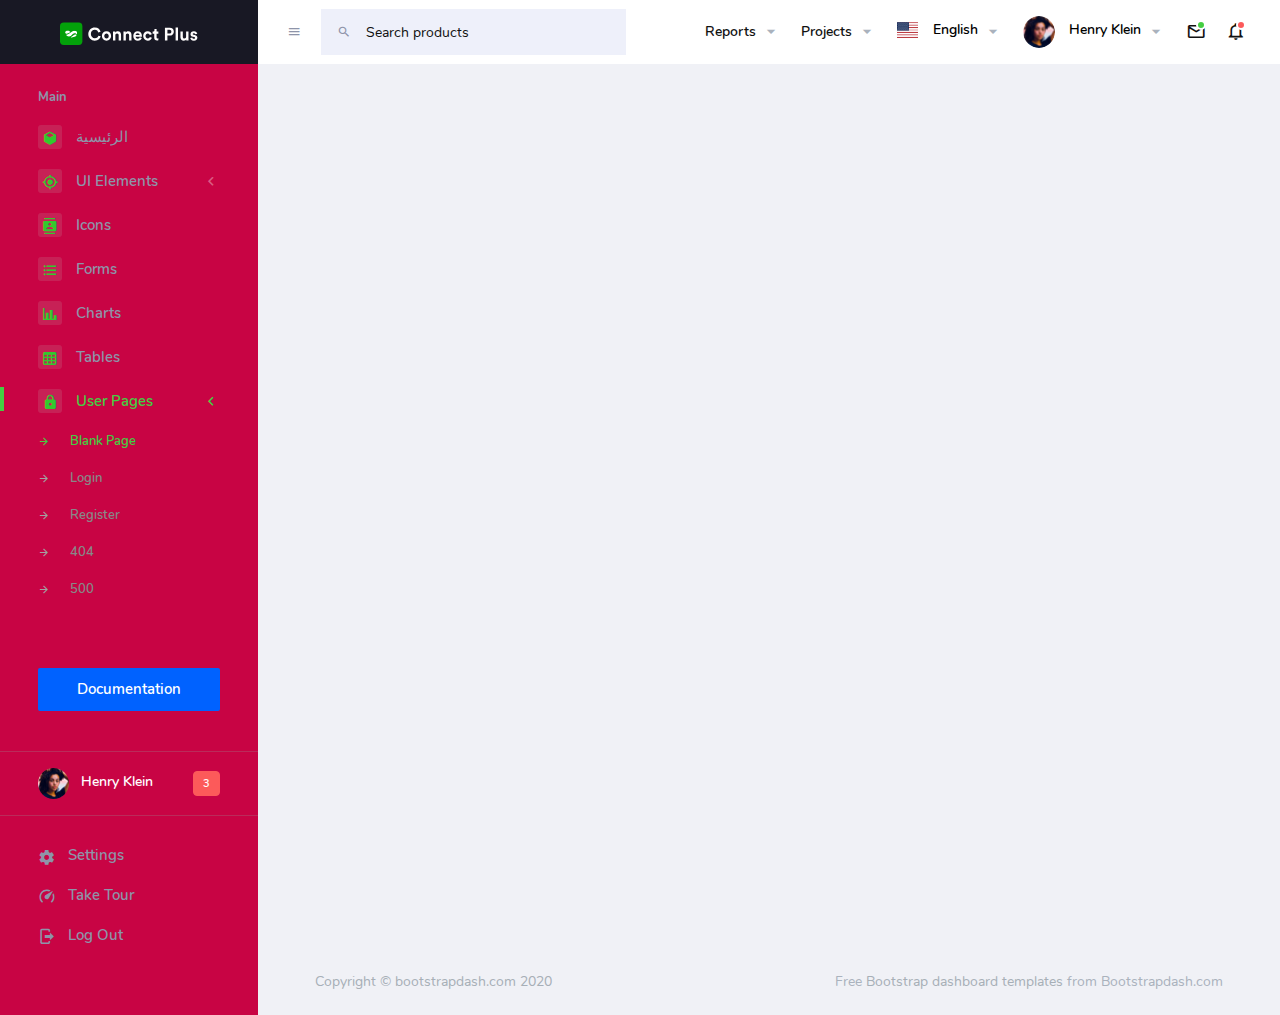
<file: pfe_template/pages/samples/blank-page.html>
<!DOCTYPE html>
<html lang="en">
  <head>
    <!-- Required meta tags -->
    <meta charset="utf-8">
    <meta name="viewport" content="width=device-width, initial-scale=1, shrink-to-fit=no">
    <title> الجمعية الخيرية الإسلامية بآسفي</title>
    <!-- plugins:css -->
    <link rel="stylesheet" href="../../assets/vendors/mdi/css/materialdesignicons.min.css">
    <link rel="stylesheet" href="../../assets/vendors/flag-icon-css/css/flag-icon.min.css">
    <link rel="stylesheet" href="../../assets/vendors/css/vendor.bundle.base.css">
    <!-- endinject -->
    <!-- Plugin css for this page -->
    <!-- End plugin css for this page -->
    <!-- inject:css -->
    <!-- endinject -->
    <!-- Layout styles -->
    <link rel="stylesheet" href="../../assets/css/style.css">
    <!-- End layout styles -->
    <link rel="shortcut icon" href="../../assets/images/favicon.png" />
  </head>
  <body>
    <div class="container-scroller">
      <!-- partial:../../partials/_navbar.html -->
      <nav class="navbar default-layout-navbar col-lg-12 col-12 p-0 fixed-top d-flex flex-row">
        <div class="text-center navbar-brand-wrapper d-flex align-items-center justify-content-center">
          <a class="navbar-brand brand-logo" href="../../index.html"><img src="../../assets/images/logo.svg" alt="logo" /></a>
          <a class="navbar-brand brand-logo-mini" href="../../index.html"><img src="../../assets/images/logo-mini.svg" alt="logo" /></a>
        </div>
        <div class="navbar-menu-wrapper d-flex align-items-stretch">
          <button class="navbar-toggler navbar-toggler align-self-center" type="button" data-toggle="minimize">
            <span class="mdi mdi-menu"></span>
          </button>
          <div class="search-field d-none d-xl-block">
            <form class="d-flex align-items-center h-100" action="#">
              <div class="input-group">
                <div class="input-group-prepend bg-transparent">
                  <i class="input-group-text border-0 mdi mdi-magnify"></i>
                </div>
                <input type="text" class="form-control bg-transparent border-0" placeholder="Search products">
              </div>
            </form>
          </div>
          <ul class="navbar-nav navbar-nav-right">
            <li class="nav-item  dropdown d-none d-md-block">
              <a class="nav-link dropdown-toggle" id="reportDropdown" href="#" data-toggle="dropdown" aria-expanded="false"> Reports </a>
              <div class="dropdown-menu navbar-dropdown" aria-labelledby="reportDropdown">
                <a class="dropdown-item" href="#">
                  <i class="mdi mdi-file-pdf mr-2"></i>PDF </a>
                <div class="dropdown-divider"></div>
                <a class="dropdown-item" href="#">
                  <i class="mdi mdi-file-excel mr-2"></i>Excel </a>
                <div class="dropdown-divider"></div>
                <a class="dropdown-item" href="#">
                  <i class="mdi mdi-file-word mr-2"></i>doc </a>
              </div>
            </li>
            <li class="nav-item  dropdown d-none d-md-block">
              <a class="nav-link dropdown-toggle" id="projectDropdown" href="#" data-toggle="dropdown" aria-expanded="false"> Projects </a>
              <div class="dropdown-menu navbar-dropdown" aria-labelledby="projectDropdown">
                <a class="dropdown-item" href="#">
                  <i class="mdi mdi-eye-outline mr-2"></i>View Project </a>
                <div class="dropdown-divider"></div>
                <a class="dropdown-item" href="#">
                  <i class="mdi mdi-pencil-outline mr-2"></i>Edit Project </a>
              </div>
            </li>
            <li class="nav-item nav-language dropdown d-none d-md-block">
              <a class="nav-link dropdown-toggle" id="languageDropdown" href="#" data-toggle="dropdown" aria-expanded="false">
                <div class="nav-language-icon">
                  <i class="flag-icon flag-icon-us" title="us" id="us"></i>
                </div>
                <div class="nav-language-text">
                  <p class="mb-1 text-black">English</p>
                </div>
              </a>
              <div class="dropdown-menu navbar-dropdown" aria-labelledby="languageDropdown">
                <a class="dropdown-item" href="#">
                  <div class="nav-language-icon mr-2">
                    <i class="flag-icon flag-icon-ae" title="ae" id="ae"></i>
                  </div>
                  <div class="nav-language-text">
                    <p class="mb-1 text-black">Arabic</p>
                  </div>
                </a>
                <div class="dropdown-divider"></div>
                <a class="dropdown-item" href="#">
                  <div class="nav-language-icon mr-2">
                    <i class="flag-icon flag-icon-gb" title="GB" id="gb"></i>
                  </div>
                  <div class="nav-language-text">
                    <p class="mb-1 text-black">English</p>
                  </div>
                </a>
              </div>
            </li>
            <li class="nav-item nav-profile dropdown">
              <a class="nav-link dropdown-toggle" id="profileDropdown" href="#" data-toggle="dropdown" aria-expanded="false">
                <div class="nav-profile-img">
                  <img src="../../assets/images/faces/face28.png" alt="image">
                </div>
                <div class="nav-profile-text">
                  <p class="mb-1 text-black">Henry Klein</p>
                </div>
              </a>
              <div class="dropdown-menu navbar-dropdown dropdown-menu-right p-0 border-0 font-size-sm" aria-labelledby="profileDropdown" data-x-placement="bottom-end">
                <div class="p-3 text-center bg-primary">
                  <img class="img-avatar img-avatar48 img-avatar-thumb" src="../../assets/images/faces/face28.png" alt="">
                </div>
                <div class="p-2">
                  <h5 class="dropdown-header text-uppercase pl-2 text-dark">User Options</h5>
                  <a class="dropdown-item py-1 d-flex align-items-center justify-content-between" href="#">
                    <span>Inbox</span>
                    <span class="p-0">
                      <span class="badge badge-primary">3</span>
                      <i class="mdi mdi-email-open-outline ml-1"></i>
                    </span>
                  </a>
                  <a class="dropdown-item py-1 d-flex align-items-center justify-content-between" href="#">
                    <span>Profile</span>
                    <span class="p-0">
                      <span class="badge badge-success">1</span>
                      <i class="mdi mdi-account-outline ml-1"></i>
                    </span>
                  </a>
                  <a class="dropdown-item py-1 d-flex align-items-center justify-content-between" href="javascript:void(0)">
                    <span>Settings</span>
                    <i class="mdi mdi-settings"></i>
                  </a>
                  <div role="separator" class="dropdown-divider"></div>
                  <h5 class="dropdown-header text-uppercase  pl-2 text-dark mt-2">Actions</h5>
                  <a class="dropdown-item py-1 d-flex align-items-center justify-content-between" href="#">
                    <span>Lock Account</span>
                    <i class="mdi mdi-lock ml-1"></i>
                  </a>
                  <a class="dropdown-item py-1 d-flex align-items-center justify-content-between" href="#">
                    <span>Log Out</span>
                    <i class="mdi mdi-logout ml-1"></i>
                  </a>
                </div>
              </div>
            </li>
            <li class="nav-item dropdown">
              <a class="nav-link count-indicator dropdown-toggle" id="messageDropdown" href="#" data-toggle="dropdown" aria-expanded="false">
                <i class="mdi mdi-email-outline"></i>
                <span class="count-symbol bg-success"></span>
              </a>
              <div class="dropdown-menu dropdown-menu-right navbar-dropdown preview-list" aria-labelledby="messageDropdown">
                <h6 class="p-3 mb-0 bg-primary text-white py-4">Messages</h6>
                <div class="dropdown-divider"></div>
                <a class="dropdown-item preview-item">
                  <div class="preview-thumbnail">
                    <img src="../../assets/images/faces/face4.jpg" alt="image" class="profile-pic">
                  </div>
                  <div class="preview-item-content d-flex align-items-start flex-column justify-content-center">
                    <h6 class="preview-subject ellipsis mb-1 font-weight-normal">Mark send you a message</h6>
                    <p class="text-gray mb-0"> 1 Minutes ago </p>
                  </div>
                </a>
                <div class="dropdown-divider"></div>
                <a class="dropdown-item preview-item">
                  <div class="preview-thumbnail">
                    <img src="../../assets/images/faces/face2.jpg" alt="image" class="profile-pic">
                  </div>
                  <div class="preview-item-content d-flex align-items-start flex-column justify-content-center">
                    <h6 class="preview-subject ellipsis mb-1 font-weight-normal">Cregh send you a message</h6>
                    <p class="text-gray mb-0"> 15 Minutes ago </p>
                  </div>
                </a>
                <div class="dropdown-divider"></div>
                <a class="dropdown-item preview-item">
                  <div class="preview-thumbnail">
                    <img src="../../assets/images/faces/face3.jpg" alt="image" class="profile-pic">
                  </div>
                  <div class="preview-item-content d-flex align-items-start flex-column justify-content-center">
                    <h6 class="preview-subject ellipsis mb-1 font-weight-normal">Profile picture updated</h6>
                    <p class="text-gray mb-0"> 18 Minutes ago </p>
                  </div>
                </a>
                <div class="dropdown-divider"></div>
                <h6 class="p-3 mb-0 text-center">4 new messages</h6>
              </div>
            </li>
            <li class="nav-item dropdown">
              <a class="nav-link count-indicator dropdown-toggle" id="notificationDropdown" href="#" data-toggle="dropdown">
                <i class="mdi mdi-bell-outline"></i>
                <span class="count-symbol bg-danger"></span>
              </a>
              <div class="dropdown-menu dropdown-menu-right navbar-dropdown preview-list" aria-labelledby="notificationDropdown">
                <h6 class="p-3 mb-0 bg-primary text-white py-4">Notifications</h6>
                <div class="dropdown-divider"></div>
                <a class="dropdown-item preview-item">
                  <div class="preview-thumbnail">
                    <div class="preview-icon bg-success">
                      <i class="mdi mdi-calendar"></i>
                    </div>
                  </div>
                  <div class="preview-item-content d-flex align-items-start flex-column justify-content-center">
                    <h6 class="preview-subject font-weight-normal mb-1">Event today</h6>
                    <p class="text-gray ellipsis mb-0"> Just a reminder that you have an event today </p>
                  </div>
                </a>
                <div class="dropdown-divider"></div>
                <a class="dropdown-item preview-item">
                  <div class="preview-thumbnail">
                    <div class="preview-icon bg-warning">
                      <i class="mdi mdi-settings"></i>
                    </div>
                  </div>
                  <div class="preview-item-content d-flex align-items-start flex-column justify-content-center">
                    <h6 class="preview-subject font-weight-normal mb-1">Settings</h6>
                    <p class="text-gray ellipsis mb-0"> Update dashboard </p>
                  </div>
                </a>
                <div class="dropdown-divider"></div>
                <a class="dropdown-item preview-item">
                  <div class="preview-thumbnail">
                    <div class="preview-icon bg-info">
                      <i class="mdi mdi-link-variant"></i>
                    </div>
                  </div>
                  <div class="preview-item-content d-flex align-items-start flex-column justify-content-center">
                    <h6 class="preview-subject font-weight-normal mb-1">Launch Admin</h6>
                    <p class="text-gray ellipsis mb-0"> New admin wow! </p>
                  </div>
                </a>
                <div class="dropdown-divider"></div>
                <h6 class="p-3 mb-0 text-center">See all notifications</h6>
              </div>
            </li>
          </ul>
          <button class="navbar-toggler navbar-toggler-right d-lg-none align-self-center" type="button" data-toggle="offcanvas">
            <span class="mdi mdi-menu"></span>
          </button>
        </div>
      </nav>
      <!-- partial -->
      <div class="container-fluid page-body-wrapper">
        <!-- partial:../../partials/_sidebar.html -->
        <nav class="sidebar sidebar-offcanvas" id="sidebar">
          <ul class="nav">
            <li class="nav-item nav-category">Main</li>
            <li class="nav-item">
              <a class="nav-link" href="../../index.html">
                <span class="icon-bg"><i class="mdi mdi-cube menu-icon"></i></span>
                <span class="menu-title">الرئيسية</span>
              </a>
            </li>
            <li class="nav-item">
              <a class="nav-link" data-toggle="collapse" href="#ui-basic" aria-expanded="false" aria-controls="ui-basic">
                <span class="icon-bg"><i class="mdi mdi-crosshairs-gps menu-icon"></i></span>
                <span class="menu-title">UI Elements</span>
                <i class="menu-arrow"></i>
              </a>
              <div class="collapse" id="ui-basic">
                <ul class="nav flex-column sub-menu">
                  <li class="nav-item"> <a class="nav-link" href="../../pages/ui-features/buttons.html">Buttons</a></li>
                  <li class="nav-item"> <a class="nav-link" href="../../pages/ui-features/dropdowns.html">Dropdowns</a></li>
                  <li class="nav-item"> <a class="nav-link" href="../../pages/ui-features/typography.html">Typography</a></li>
                </ul>
              </div>
            </li>
            <li class="nav-item">
              <a class="nav-link" href="../../pages/icons/mdi.html">
                <span class="icon-bg"><i class="mdi mdi-contacts menu-icon"></i></span>
                <span class="menu-title">Icons</span>
              </a>
            </li>
            <li class="nav-item">
              <a class="nav-link" href="../../pages/forms/basic_elements.html">
                <span class="icon-bg"><i class="mdi mdi-format-list-bulleted menu-icon"></i></span>
                <span class="menu-title">Forms</span>
              </a>
            </li>
            <li class="nav-item">
              <a class="nav-link" href="../../pages/charts/chartjs.html">
                <span class="icon-bg"><i class="mdi mdi-chart-bar menu-icon"></i></span>
                <span class="menu-title">Charts</span>
              </a>
            </li>
            <li class="nav-item">
              <a class="nav-link" href="../../pages/tables/basic-table.html">
                <span class="icon-bg"><i class="mdi mdi-table-large menu-icon"></i></span>
                <span class="menu-title">Tables</span>
              </a>
            </li>
            <li class="nav-item">
              <a class="nav-link" data-toggle="collapse" href="#auth" aria-expanded="false" aria-controls="auth">
                <span class="icon-bg"><i class="mdi mdi-lock menu-icon"></i></span>
                <span class="menu-title">User Pages</span>
                <i class="menu-arrow"></i>
              </a>
              <div class="collapse" id="auth">
                <ul class="nav flex-column sub-menu">
                  <li class="nav-item"> <a class="nav-link" href="../../pages/samples/blank-page.html"> Blank Page </a></li>
                  <li class="nav-item"> <a class="nav-link" href="../../pages/samples/login.html"> Login </a></li>
                  <li class="nav-item"> <a class="nav-link" href="../../pages/samples/register.html"> Register </a></li>
                  <li class="nav-item"> <a class="nav-link" href="../../pages/samples/error-404.html"> 404 </a></li>
                  <li class="nav-item"> <a class="nav-link" href="../../pages/samples/error-500.html"> 500 </a></li>
                </ul>
              </div>
            </li>
            <li class="nav-item documentation-link">
              <a class="nav-link" href="http://www.bootstrapdash.com/demo/connect-plus-free/jquery/documentation/documentation.html" target="_blank">
                <span class="icon-bg">
                  <i class="mdi mdi-file-document-box menu-icon"></i>
                </span>
                <span class="menu-title">Documentation</span>
              </a>
            </li>
            <li class="nav-item sidebar-user-actions">
              <div class="user-details">
                <div class="d-flex justify-content-between align-items-center">
                  <div>
                    <div class="d-flex align-items-center">
                      <div class="sidebar-profile-img">
                        <img src="../../assets/images/faces/face28.png" alt="image">
                      </div>
                      <div class="sidebar-profile-text">
                        <p class="mb-1">Henry Klein</p>
                      </div>
                    </div>
                  </div>
                  <div class="badge badge-danger">3</div>
                </div>
              </div>
            </li>
            <li class="nav-item sidebar-user-actions">
              <div class="sidebar-user-menu">
                <a href="#" class="nav-link"><i class="mdi mdi-settings menu-icon"></i>
                  <span class="menu-title">Settings</span>
                </a>
              </div>
            </li>
            <li class="nav-item sidebar-user-actions">
              <div class="sidebar-user-menu">
                <a href="#" class="nav-link"><i class="mdi mdi-speedometer menu-icon"></i>
                  <span class="menu-title">Take Tour</span></a>
              </div>
            </li>
            <li class="nav-item sidebar-user-actions">
              <div class="sidebar-user-menu">
                <a href="#" class="nav-link"><i class="mdi mdi-logout menu-icon"></i>
                  <span class="menu-title">Log Out</span></a>
              </div>
            </li>
          </ul>
        </nav>
        <!-- partial -->
        <div class="main-panel">
          <div class="content-wrapper">
          </div>
          <!-- content-wrapper ends -->
          <!-- partial:../../partials/_footer.html -->
          <footer class="footer">
            <div class="footer-inner-wraper">
              <div class="d-sm-flex justify-content-center justify-content-sm-between">
                <span class="text-muted d-block text-center text-sm-left d-sm-inline-block">Copyright © bootstrapdash.com 2020</span>
                <span class="float-none float-sm-right d-block mt-1 mt-sm-0 text-center"> Free <a href="https://www.bootstrapdash.com/" target="_blank">Bootstrap dashboard templates</a> from Bootstrapdash.com</span>
              </div>
            </div>
          </footer>
          <!-- partial -->
        </div>
        <!-- main-panel ends -->
      </div>
      <!-- page-body-wrapper ends -->
    </div>
    <!-- container-scroller -->
    <!-- plugins:js -->
    <script src="../../assets/vendors/js/vendor.bundle.base.js"></script>
    <!-- endinject -->
    <!-- Plugin js for this page -->
    <!-- End plugin js for this page -->
    <!-- inject:js -->
    <script src="../../assets/js/off-canvas.js"></script>
    <script src="../../assets/js/hoverable-collapse.js"></script>
    <script src="../../assets/js/misc.js"></script>
    <!-- endinject -->
    <!-- Custom js for this page -->
    <!-- End custom js for this page -->
  </body>
</html>
</file>
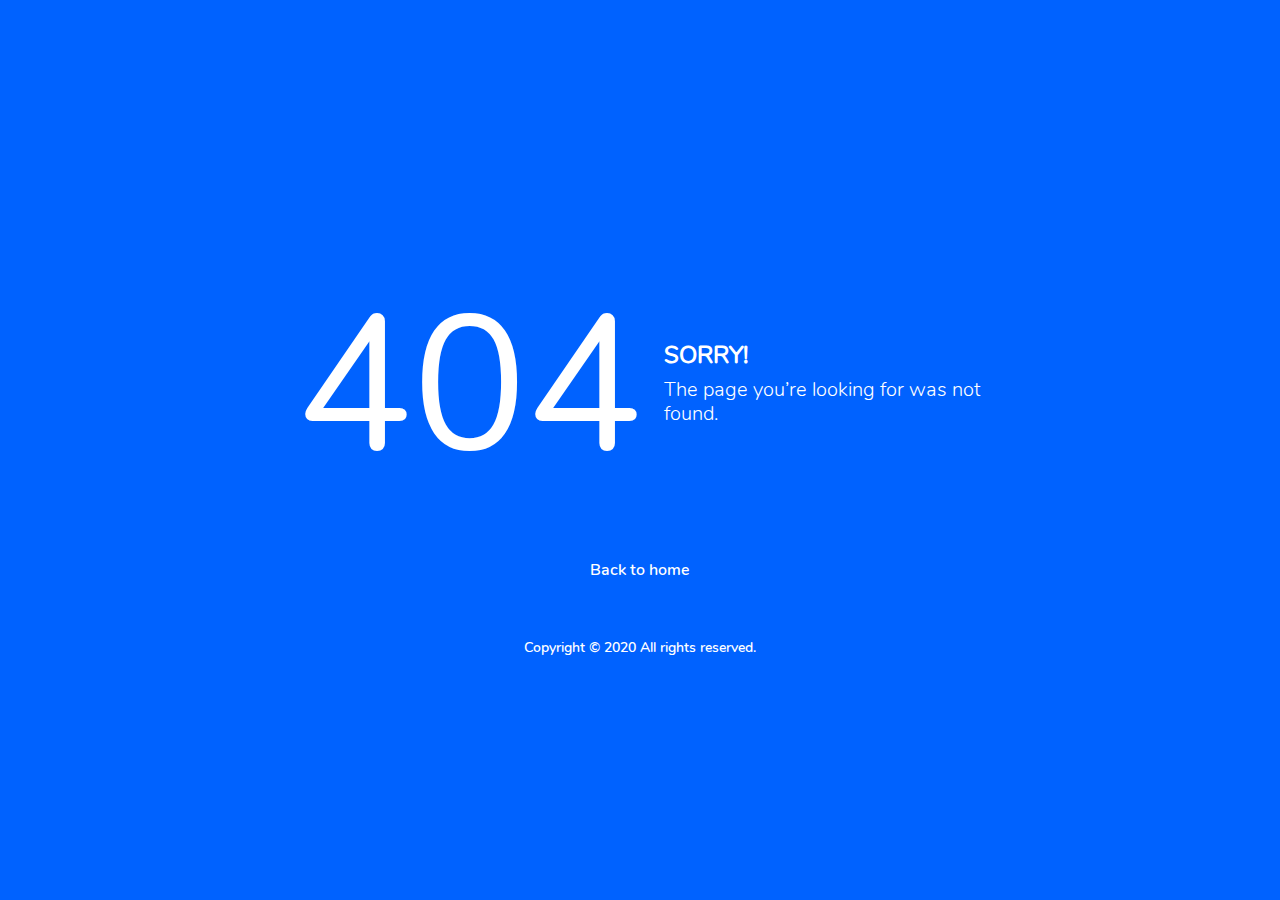
<file: pfe_template/pages/samples/error-404.html>
<!DOCTYPE html>
<html lang="en">
  <head>
    <!-- Required meta tags -->
    <meta charset="utf-8">
    <meta name="viewport" content="width=device-width, initial-scale=1, shrink-to-fit=no">
    <title> الجمعية الخيرية الإسلامية بآسفي</title>
    <!-- plugins:css -->
    <link rel="stylesheet" href="../../assets/vendors/mdi/css/materialdesignicons.min.css">
    <link rel="stylesheet" href="../../assets/vendors/flag-icon-css/css/flag-icon.min.css">
    <link rel="stylesheet" href="../../assets/vendors/css/vendor.bundle.base.css">
    <!-- endinject -->
    <!-- Plugin css for this page -->
    <!-- End Plugin css for this page -->
    <!-- inject:css -->
    <!-- endinject -->
    <!-- Layout styles -->
    <link rel="stylesheet" href="../../assets/css/style.css">
    <!-- End layout styles -->
    <link rel="shortcut icon" href="../../assets/images/favicon.png" />
  </head>
  <body>
    <div class="container-scroller">
      <div class="container-fluid page-body-wrapper full-page-wrapper">
        <div class="content-wrapper d-flex align-items-center text-center error-page bg-primary">
          <div class="row flex-grow">
            <div class="col-lg-7 mx-auto text-white">
              <div class="row align-items-center d-flex flex-row">
                <div class="col-lg-6 text-lg-right pr-lg-4">
                  <h1 class="display-1 mb-0">404</h1>
                </div>
                <div class="col-lg-6 error-page-divider text-lg-left pl-lg-4">
                  <h2>SORRY!</h2>
                  <h3 class="font-weight-light">The page you’re looking for was not found.</h3>
                </div>
              </div>
              <div class="row mt-5">
                <div class="col-12 text-center mt-xl-2">
                  <a class="text-white font-weight-medium" href="../../index.html">Back to home</a>
                </div>
              </div>
              <div class="row mt-5">
                <div class="col-12 mt-xl-2">
                  <p class="text-white font-weight-medium text-center">Copyright &copy; 2020 All rights reserved.</p>
                </div>
              </div>
            </div>
          </div>
        </div>
        <!-- content-wrapper ends -->
      </div>
      <!-- page-body-wrapper ends -->
    </div>
    <!-- container-scroller -->
    <!-- plugins:js -->
    <script src="../../assets/vendors/js/vendor.bundle.base.js"></script>
    <!-- endinject -->
    <!-- Plugin js for this page -->
    <!-- End plugin js for this page -->
    <!-- inject:js -->
    <script src="../../assets/js/off-canvas.js"></script>
    <script src="../../assets/js/hoverable-collapse.js"></script>
    <script src="../../assets/js/misc.js"></script>
    <!-- endinject -->
  </body>
</html>
</file>
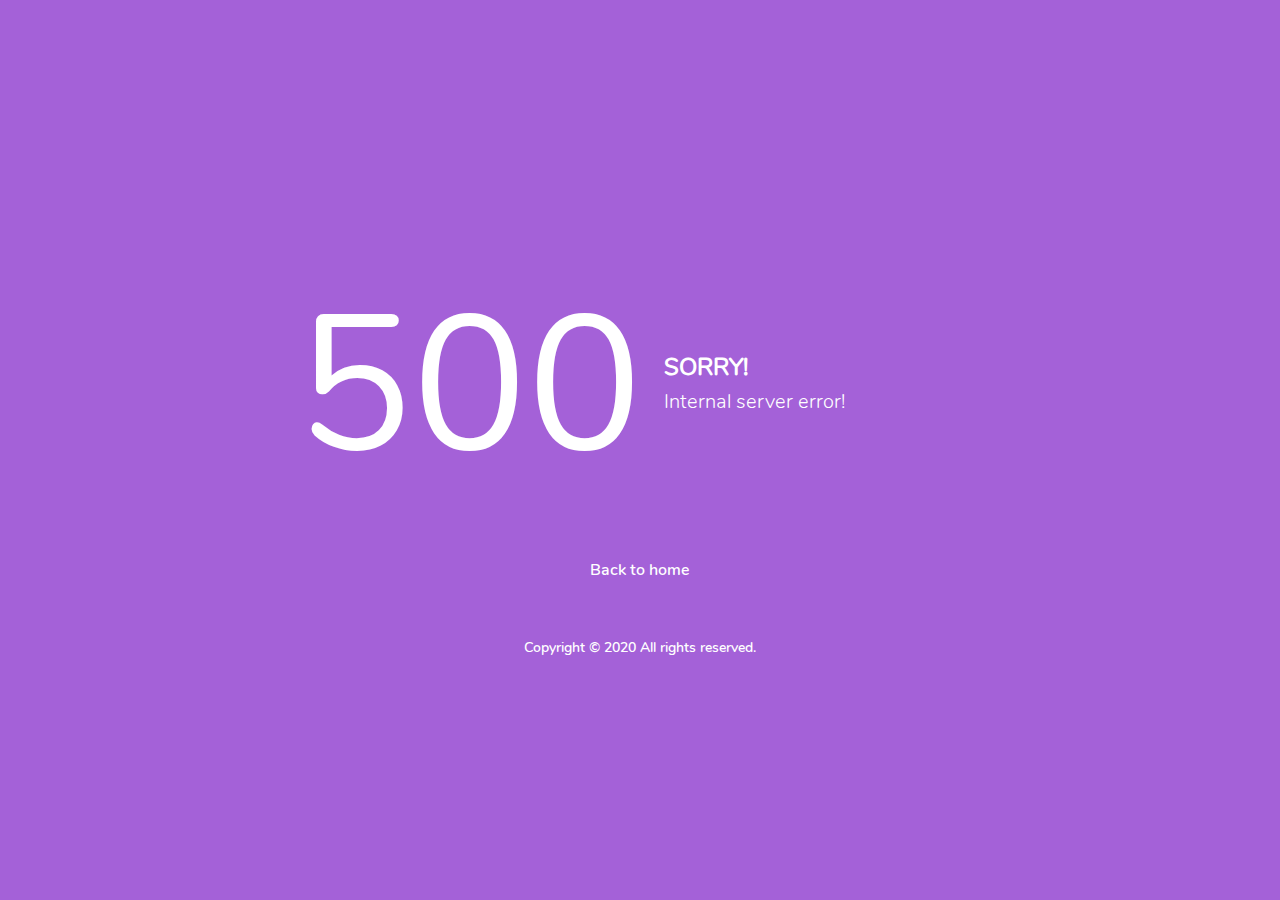
<file: pfe_template/pages/samples/error-500.html>
<!DOCTYPE html>
<html lang="en">
  <head>
    <!-- Required meta tags -->
    <meta charset="utf-8">
    <meta name="viewport" content="width=device-width, initial-scale=1, shrink-to-fit=no">
    <title> الجمعية الخيرية الإسلامية بآسفي</title>
    <!-- plugins:css -->
    <link rel="stylesheet" href="../../assets/vendors/mdi/css/materialdesignicons.min.css">
    <link rel="stylesheet" href="../../assets/vendors/flag-icon-css/css/flag-icon.min.css">
    <link rel="stylesheet" href="../../assets/vendors/css/vendor.bundle.base.css">
    <!-- endinject -->
    <!-- Plugin css for this page -->
    <!-- End Plugin css for this page -->
    <!-- inject:css -->
    <!-- endinject -->
    <!-- Layout styles -->
    <link rel="stylesheet" href="../../assets/css/style.css">
    <!-- End layout styles -->
    <link rel="shortcut icon" href="../../assets/images/favicon.png" />
  </head>
  <body>
    <div class="container-scroller">
      <div class="container-fluid page-body-wrapper full-page-wrapper">
        <div class="content-wrapper d-flex align-items-center text-center error-page bg-info">
          <div class="row flex-grow">
            <div class="col-lg-7 mx-auto text-white">
              <div class="row align-items-center d-flex flex-row">
                <div class="col-lg-6 text-lg-right pr-lg-4">
                  <h1 class="display-1 mb-0">500</h1>
                </div>
                <div class="col-lg-6 error-page-divider text-lg-left pl-lg-4">
                  <h2>SORRY!</h2>
                  <h3 class="font-weight-light">Internal server error!</h3>
                </div>
              </div>
              <div class="row mt-5">
                <div class="col-12 text-center mt-xl-2">
                  <a class="text-white font-weight-medium" href="../../index.html">Back to home</a>
                </div>
              </div>
              <div class="row mt-5">
                <div class="col-12 mt-xl-2">
                  <p class="text-white font-weight-medium text-center">Copyright &copy; 2020 All rights reserved.</p>
                </div>
              </div>
            </div>
          </div>
        </div>
        <!-- content-wrapper ends -->
      </div>
      <!-- page-body-wrapper ends -->
    </div>
    <!-- container-scroller -->
    <!-- plugins:js -->
    <script src="../../assets/vendors/js/vendor.bundle.base.js"></script>
    <!-- endinject -->
    <!-- Plugin js for this page -->
    <!-- End plugin js for this page -->
    <!-- inject:js -->
    <script src="../../assets/js/off-canvas.js"></script>
    <script src="../../assets/js/hoverable-collapse.js"></script>
    <script src="../../assets/js/misc.js"></script>
    <!-- endinject -->
  </body>
</html>
</file>
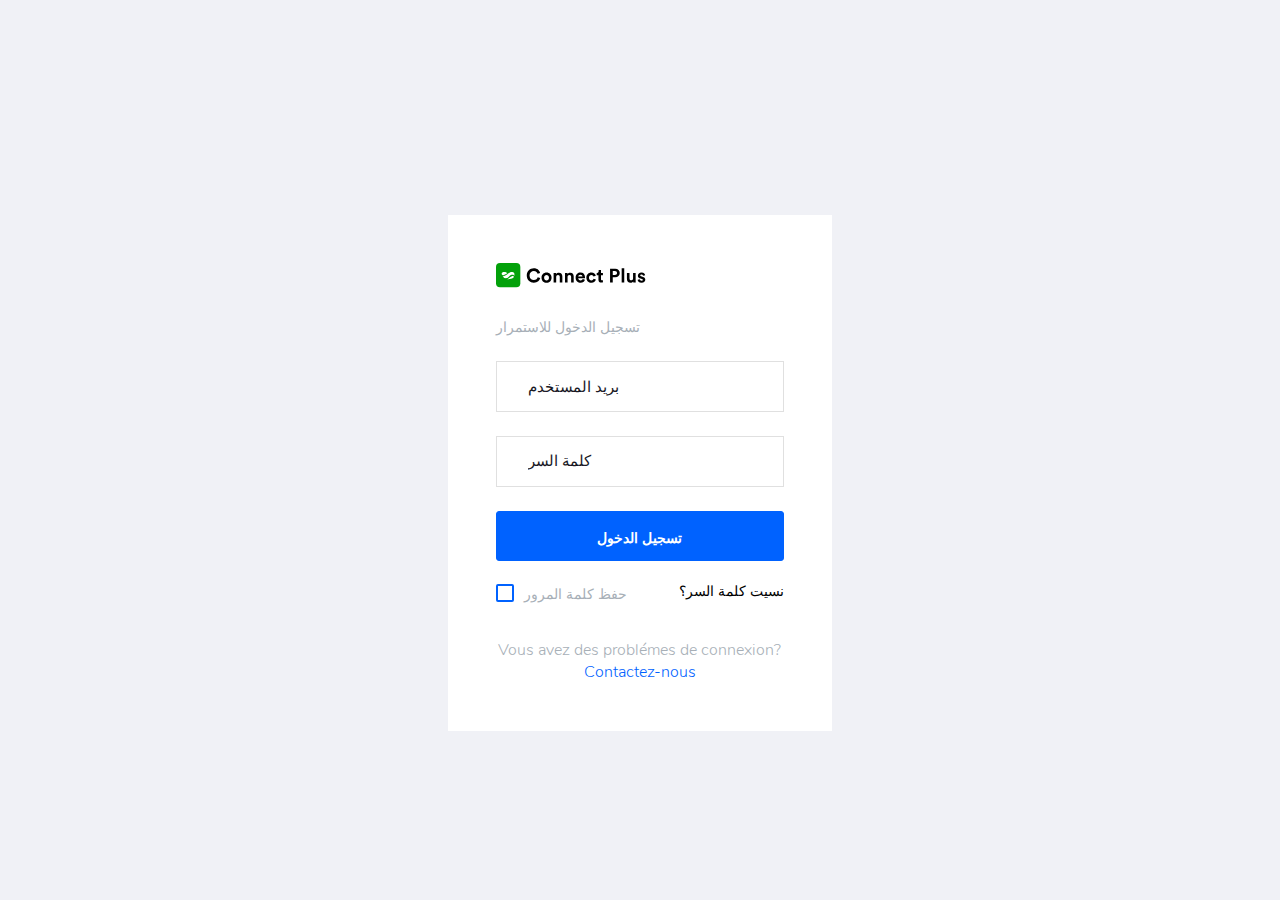
<file: pfe_template/pages/samples/login.html>
<!DOCTYPE html>
<html lang="en">
  <head>
    <!-- Required meta tags -->
    <meta charset="utf-8">
    <meta name="viewport" content="width=device-width, initial-scale=1, shrink-to-fit=no">
    <title> الجمعية الخيرية الإسلامية بآسفي</title>
    <!-- plugins:css -->
    <link rel="stylesheet" href="../../assets/vendors/mdi/css/materialdesignicons.min.css">
    <link rel="stylesheet" href="../../assets/vendors/flag-icon-css/css/flag-icon.min.css">
    <link rel="stylesheet" href="../../assets/vendors/css/vendor.bundle.base.css">
    <!-- endinject -->
    <!-- Plugin css for this page -->
    <!-- End plugin css for this page -->
    <!-- inject:css -->
    <!-- endinject -->
    <!-- Layout styles -->
    <link rel="stylesheet" href="../../assets/css/style.css">
    <!-- End layout styles -->
    <link rel="shortcut icon" href="../../assets/images/favicon.png" />
  </head>
  <body>
    <div class="container-scroller">
      <div class="container-fluid page-body-wrapper full-page-wrapper">
        <div class="content-wrapper d-flex align-items-center auth">
          <div class="row flex-grow">
            <div class="col-lg-4 mx-auto">
              <div class="auth-form-light text-left p-5">
                <div class="brand-logo">
                  <img src="../../assets/images/logo-dark.svg">
                </div>
                <h6 class="font-weight-light">تسجيل الدخول للاستمرار</h6>
                <form class="pt-3">
                  <div class="form-group">
                    <input type="email" class="form-control form-control-lg" id="exampleInputEmail1" placeholder="بريد المستخدم">
                  </div>
                  <div class="form-group">
                    <input type="password" class="form-control form-control-lg" id="exampleInputPassword1" placeholder="كلمة السر">
                  </div>
                  <div class="mt-3">
                    <a class="btn btn-block btn-primary btn-lg font-weight-medium auth-form-btn" href="../../index.html">تسجيل الدخول</a>
                  </div>
                  <div class="my-2 d-flex justify-content-between align-items-center">
                    <div class="form-check">
                      <label class="form-check-label text-muted">
                        <input type="checkbox" class="form-check-input"> حفظ كلمة المرور </label>
                    </div>
                    <a href="#" class="auth-link text-black">نسيت كلمة السر؟</a>
                  </div>
                  
                  <div class="text-center mt-4 font-weight-light"> Vous avez des problémes de connexion? <a href="register.html" class="text-primary">Contactez-nous</a>
                  </div>
                </form>
              </div>
            </div>
          </div>
        </div>
        <!-- content-wrapper ends -->
      </div>
      <!-- page-body-wrapper ends -->
    </div>
    <!-- container-scroller -->
    <!-- plugins:js -->
    <script src="../../assets/vendors/js/vendor.bundle.base.js"></script>
    <!-- endinject -->
    <!-- Plugin js for this page -->
    <!-- End plugin js for this page -->
    <!-- inject:js -->
    <script src="../../assets/js/off-canvas.js"></script>
    <script src="../../assets/js/hoverable-collapse.js"></script>
    <script src="../../assets/js/misc.js"></script>
    <!-- endinject -->
  </body>
</html>
</file>
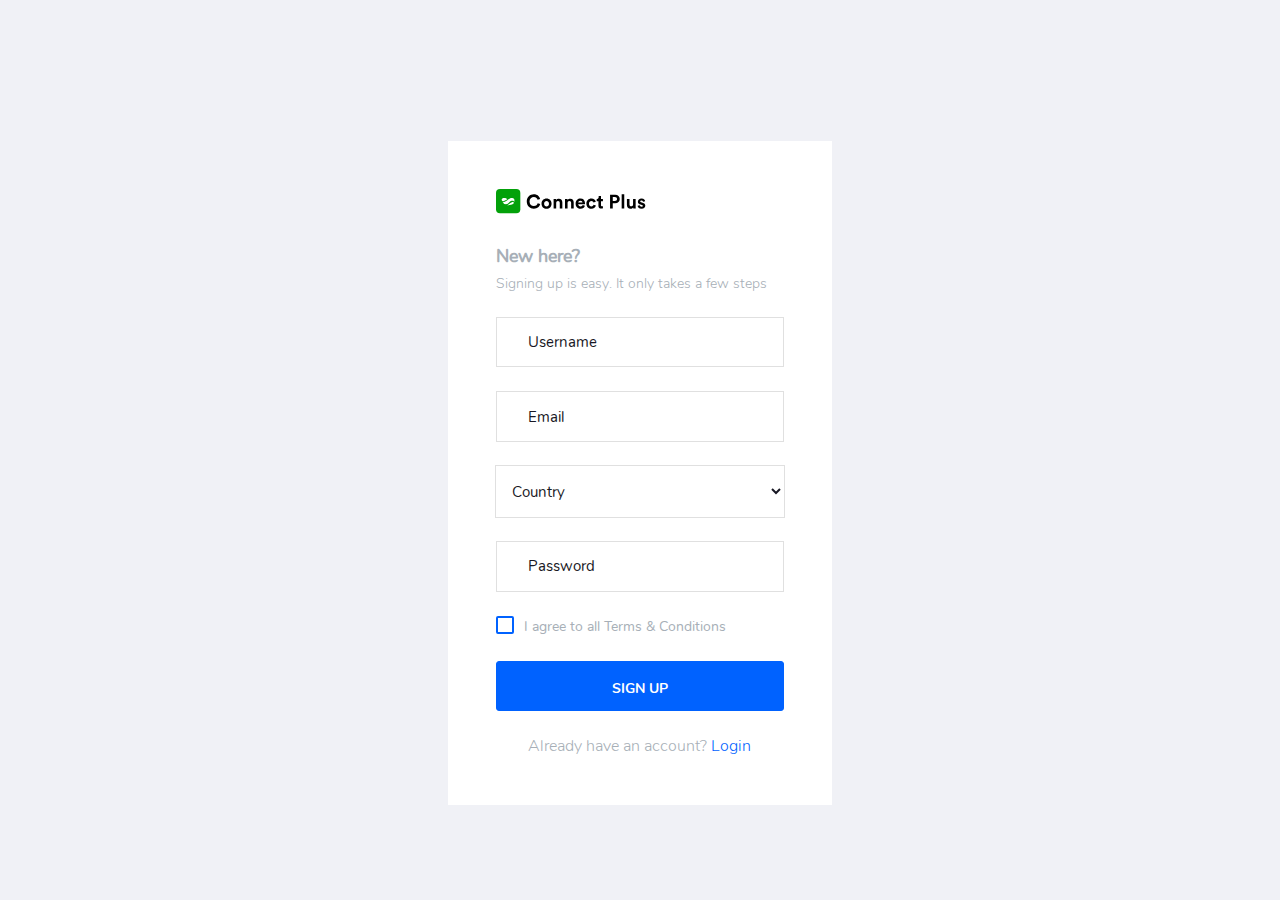
<file: pfe_template/pages/samples/register.html>
<!DOCTYPE html>
<html lang="en">
  <head>
    <!-- Required meta tags -->
    <meta charset="utf-8">
    <meta name="viewport" content="width=device-width, initial-scale=1, shrink-to-fit=no">
    <title> الجمعية الخيرية الإسلامية بآسفي</title>
    <!-- plugins:css -->
    <link rel="stylesheet" href="../../assets/vendors/mdi/css/materialdesignicons.min.css">
    <link rel="stylesheet" href="../../assets/vendors/flag-icon-css/css/flag-icon.min.css">
    <link rel="stylesheet" href="../../assets/vendors/css/vendor.bundle.base.css">
    <!-- endinject -->
    <!-- Plugin css for this page -->
    <!-- End plugin css for this page -->
    <!-- inject:css -->
    <!-- endinject -->
    <!-- Layout styles -->
    <link rel="stylesheet" href="../../assets/css/style.css">
    <!-- End layout styles -->
    <link rel="shortcut icon" href="../../assets/images/favicon.png" />
  </head>
  <body>
    <div class="container-scroller">
      <div class="container-fluid page-body-wrapper full-page-wrapper">
        <div class="content-wrapper d-flex align-items-center auth">
          <div class="row flex-grow">
            <div class="col-lg-4 mx-auto">
              <div class="auth-form-light text-left p-5">
                <div class="brand-logo">
                  <img src="../../assets/images/logo-dark.svg">
                </div>
                <h4>New here?</h4>
                <h6 class="font-weight-light">Signing up is easy. It only takes a few steps</h6>
                <form class="pt-3">
                  <div class="form-group">
                    <input type="text" class="form-control form-control-lg" id="exampleInputUsername1" placeholder="Username">
                  </div>
                  <div class="form-group">
                    <input type="email" class="form-control form-control-lg" id="exampleInputEmail1" placeholder="Email">
                  </div>
                  <div class="form-group">
                    <select class="form-control form-control-lg" id="exampleFormControlSelect2">
                      <option>Country</option>
                      <option>United States of America</option>
                      <option>United Kingdom</option>
                      <option>India</option>
                      <option>Germany</option>
                      <option>Argentina</option>
                    </select>
                  </div>
                  <div class="form-group">
                    <input type="password" class="form-control form-control-lg" id="exampleInputPassword1" placeholder="Password">
                  </div>
                  <div class="mb-4">
                    <div class="form-check">
                      <label class="form-check-label text-muted">
                        <input type="checkbox" class="form-check-input"> I agree to all Terms & Conditions </label>
                    </div>
                  </div>
                  <div class="mt-3">
                    <a class="btn btn-block btn-primary btn-lg font-weight-medium auth-form-btn" href="../../index.html">SIGN UP</a>
                  </div>
                  <div class="text-center mt-4 font-weight-light"> Already have an account? <a href="login.html" class="text-primary">Login</a>
                  </div>
                </form>
              </div>
            </div>
          </div>
        </div>
        <!-- content-wrapper ends -->
      </div>
      <!-- page-body-wrapper ends -->
    </div>
    <!-- container-scroller -->
    <!-- plugins:js -->
    <script src="../../assets/vendors/js/vendor.bundle.base.js"></script>
    <!-- endinject -->
    <!-- Plugin js for this page -->
    <!-- End plugin js for this page -->
    <!-- inject:js -->
    <script src="../../assets/js/off-canvas.js"></script>
    <script src="../../assets/js/hoverable-collapse.js"></script>
    <script src="../../assets/js/misc.js"></script>
    <!-- endinject -->
  </body>
</html>
</file>
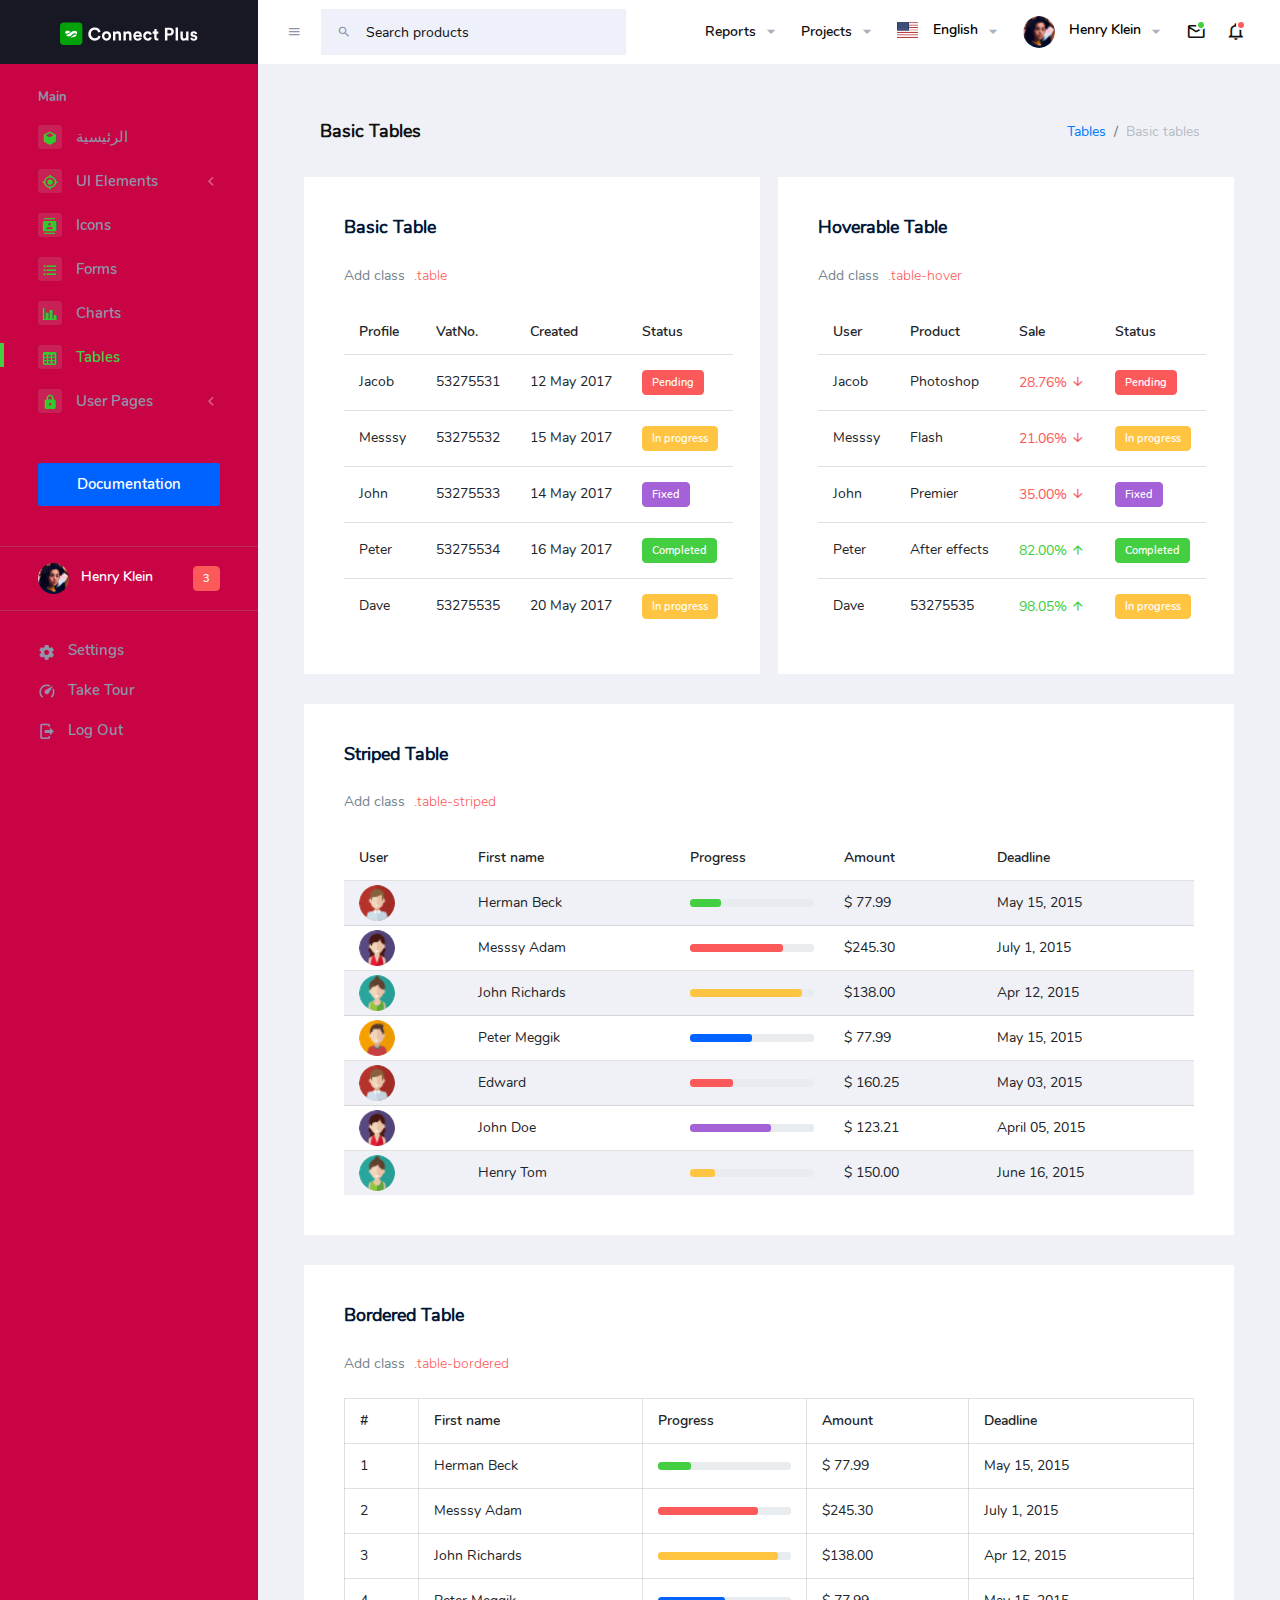
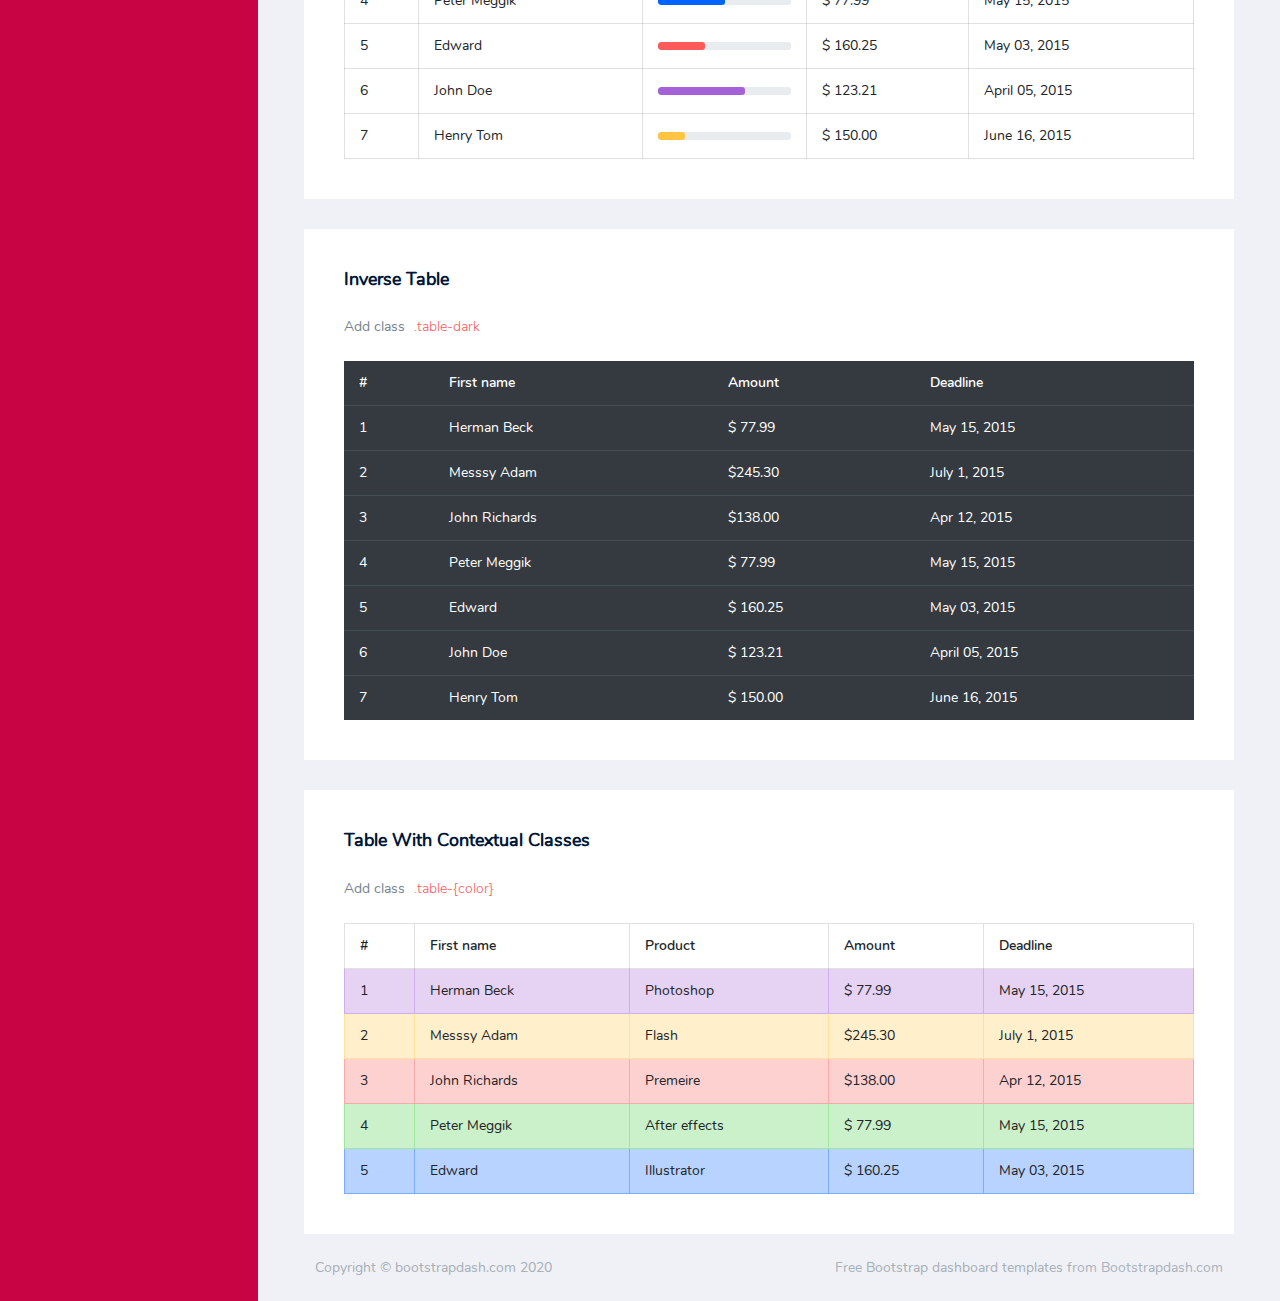
<file: pfe_template/pages/tables/basic-table.html>
<!DOCTYPE html>
<html lang="en">
  <head>
    <!-- Required meta tags -->
    <meta charset="utf-8">
    <meta name="viewport" content="width=device-width, initial-scale=1, shrink-to-fit=no">
    <title> الجمعية الخيرية الإسلامية بآسفي</title>
    <!-- plugins:css -->
    <link rel="stylesheet" href="../../assets/vendors/mdi/css/materialdesignicons.min.css">
    <link rel="stylesheet" href="../../assets/vendors/flag-icon-css/css/flag-icon.min.css">
    <link rel="stylesheet" href="../../assets/vendors/css/vendor.bundle.base.css">
    <!-- endinject -->
    <!-- Plugin css for this page -->
    <!-- End plugin css for this page -->
    <!-- inject:css -->
    <!-- endinject -->
    <!-- Layout styles -->
    <link rel="stylesheet" href="../../assets/css/style.css">
    <!-- End layout styles -->
    <link rel="shortcut icon" href="../../assets/images/favicon.png" />
  </head>
  <body>
    <div class="container-scroller">
      <!-- partial:../../partials/_navbar.html -->
      <nav class="navbar default-layout-navbar col-lg-12 col-12 p-0 fixed-top d-flex flex-row">
        <div class="text-center navbar-brand-wrapper d-flex align-items-center justify-content-center">
          <a class="navbar-brand brand-logo" href="../../index.html"><img src="../../assets/images/logo.svg" alt="logo" /></a>
          <a class="navbar-brand brand-logo-mini" href="../../index.html"><img src="../../assets/images/logo-mini.svg" alt="logo" /></a>
        </div>
        <div class="navbar-menu-wrapper d-flex align-items-stretch">
          <button class="navbar-toggler navbar-toggler align-self-center" type="button" data-toggle="minimize">
            <span class="mdi mdi-menu"></span>
          </button>
          <div class="search-field d-none d-xl-block">
            <form class="d-flex align-items-center h-100" action="#">
              <div class="input-group">
                <div class="input-group-prepend bg-transparent">
                  <i class="input-group-text border-0 mdi mdi-magnify"></i>
                </div>
                <input type="text" class="form-control bg-transparent border-0" placeholder="Search products">
              </div>
            </form>
          </div>
          <ul class="navbar-nav navbar-nav-right">
            <li class="nav-item  dropdown d-none d-md-block">
              <a class="nav-link dropdown-toggle" id="reportDropdown" href="#" data-toggle="dropdown" aria-expanded="false"> Reports </a>
              <div class="dropdown-menu navbar-dropdown" aria-labelledby="reportDropdown">
                <a class="dropdown-item" href="#">
                  <i class="mdi mdi-file-pdf mr-2"></i>PDF </a>
                <div class="dropdown-divider"></div>
                <a class="dropdown-item" href="#">
                  <i class="mdi mdi-file-excel mr-2"></i>Excel </a>
                <div class="dropdown-divider"></div>
                <a class="dropdown-item" href="#">
                  <i class="mdi mdi-file-word mr-2"></i>doc </a>
              </div>
            </li>
            <li class="nav-item  dropdown d-none d-md-block">
              <a class="nav-link dropdown-toggle" id="projectDropdown" href="#" data-toggle="dropdown" aria-expanded="false"> Projects </a>
              <div class="dropdown-menu navbar-dropdown" aria-labelledby="projectDropdown">
                <a class="dropdown-item" href="#">
                  <i class="mdi mdi-eye-outline mr-2"></i>View Project </a>
                <div class="dropdown-divider"></div>
                <a class="dropdown-item" href="#">
                  <i class="mdi mdi-pencil-outline mr-2"></i>Edit Project </a>
              </div>
            </li>
            <li class="nav-item nav-language dropdown d-none d-md-block">
              <a class="nav-link dropdown-toggle" id="languageDropdown" href="#" data-toggle="dropdown" aria-expanded="false">
                <div class="nav-language-icon">
                  <i class="flag-icon flag-icon-us" title="us" id="us"></i>
                </div>
                <div class="nav-language-text">
                  <p class="mb-1 text-black">English</p>
                </div>
              </a>
              <div class="dropdown-menu navbar-dropdown" aria-labelledby="languageDropdown">
                <a class="dropdown-item" href="#">
                  <div class="nav-language-icon mr-2">
                    <i class="flag-icon flag-icon-ae" title="ae" id="ae"></i>
                  </div>
                  <div class="nav-language-text">
                    <p class="mb-1 text-black">Arabic</p>
                  </div>
                </a>
                <div class="dropdown-divider"></div>
                <a class="dropdown-item" href="#">
                  <div class="nav-language-icon mr-2">
                    <i class="flag-icon flag-icon-gb" title="GB" id="gb"></i>
                  </div>
                  <div class="nav-language-text">
                    <p class="mb-1 text-black">English</p>
                  </div>
                </a>
              </div>
            </li>
            <li class="nav-item nav-profile dropdown">
              <a class="nav-link dropdown-toggle" id="profileDropdown" href="#" data-toggle="dropdown" aria-expanded="false">
                <div class="nav-profile-img">
                  <img src="../../assets/images/faces/face28.png" alt="image">
                </div>
                <div class="nav-profile-text">
                  <p class="mb-1 text-black">Henry Klein</p>
                </div>
              </a>
              <div class="dropdown-menu navbar-dropdown dropdown-menu-right p-0 border-0 font-size-sm" aria-labelledby="profileDropdown" data-x-placement="bottom-end">
                <div class="p-3 text-center bg-primary">
                  <img class="img-avatar img-avatar48 img-avatar-thumb" src="../../assets/images/faces/face28.png" alt="">
                </div>
                <div class="p-2">
                  <h5 class="dropdown-header text-uppercase pl-2 text-dark">User Options</h5>
                  <a class="dropdown-item py-1 d-flex align-items-center justify-content-between" href="#">
                    <span>Inbox</span>
                    <span class="p-0">
                      <span class="badge badge-primary">3</span>
                      <i class="mdi mdi-email-open-outline ml-1"></i>
                    </span>
                  </a>
                  <a class="dropdown-item py-1 d-flex align-items-center justify-content-between" href="#">
                    <span>Profile</span>
                    <span class="p-0">
                      <span class="badge badge-success">1</span>
                      <i class="mdi mdi-account-outline ml-1"></i>
                    </span>
                  </a>
                  <a class="dropdown-item py-1 d-flex align-items-center justify-content-between" href="javascript:void(0)">
                    <span>Settings</span>
                    <i class="mdi mdi-settings"></i>
                  </a>
                  <div role="separator" class="dropdown-divider"></div>
                  <h5 class="dropdown-header text-uppercase  pl-2 text-dark mt-2">Actions</h5>
                  <a class="dropdown-item py-1 d-flex align-items-center justify-content-between" href="#">
                    <span>Lock Account</span>
                    <i class="mdi mdi-lock ml-1"></i>
                  </a>
                  <a class="dropdown-item py-1 d-flex align-items-center justify-content-between" href="#">
                    <span>Log Out</span>
                    <i class="mdi mdi-logout ml-1"></i>
                  </a>
                </div>
              </div>
            </li>
            <li class="nav-item dropdown">
              <a class="nav-link count-indicator dropdown-toggle" id="messageDropdown" href="#" data-toggle="dropdown" aria-expanded="false">
                <i class="mdi mdi-email-outline"></i>
                <span class="count-symbol bg-success"></span>
              </a>
              <div class="dropdown-menu dropdown-menu-right navbar-dropdown preview-list" aria-labelledby="messageDropdown">
                <h6 class="p-3 mb-0 bg-primary text-white py-4">Messages</h6>
                <div class="dropdown-divider"></div>
                <a class="dropdown-item preview-item">
                  <div class="preview-thumbnail">
                    <img src="../../assets/images/faces/face4.jpg" alt="image" class="profile-pic">
                  </div>
                  <div class="preview-item-content d-flex align-items-start flex-column justify-content-center">
                    <h6 class="preview-subject ellipsis mb-1 font-weight-normal">Mark send you a message</h6>
                    <p class="text-gray mb-0"> 1 Minutes ago </p>
                  </div>
                </a>
                <div class="dropdown-divider"></div>
                <a class="dropdown-item preview-item">
                  <div class="preview-thumbnail">
                    <img src="../../assets/images/faces/face2.jpg" alt="image" class="profile-pic">
                  </div>
                  <div class="preview-item-content d-flex align-items-start flex-column justify-content-center">
                    <h6 class="preview-subject ellipsis mb-1 font-weight-normal">Cregh send you a message</h6>
                    <p class="text-gray mb-0"> 15 Minutes ago </p>
                  </div>
                </a>
                <div class="dropdown-divider"></div>
                <a class="dropdown-item preview-item">
                  <div class="preview-thumbnail">
                    <img src="../../assets/images/faces/face3.jpg" alt="image" class="profile-pic">
                  </div>
                  <div class="preview-item-content d-flex align-items-start flex-column justify-content-center">
                    <h6 class="preview-subject ellipsis mb-1 font-weight-normal">Profile picture updated</h6>
                    <p class="text-gray mb-0"> 18 Minutes ago </p>
                  </div>
                </a>
                <div class="dropdown-divider"></div>
                <h6 class="p-3 mb-0 text-center">4 new messages</h6>
              </div>
            </li>
            <li class="nav-item dropdown">
              <a class="nav-link count-indicator dropdown-toggle" id="notificationDropdown" href="#" data-toggle="dropdown">
                <i class="mdi mdi-bell-outline"></i>
                <span class="count-symbol bg-danger"></span>
              </a>
              <div class="dropdown-menu dropdown-menu-right navbar-dropdown preview-list" aria-labelledby="notificationDropdown">
                <h6 class="p-3 mb-0 bg-primary text-white py-4">Notifications</h6>
                <div class="dropdown-divider"></div>
                <a class="dropdown-item preview-item">
                  <div class="preview-thumbnail">
                    <div class="preview-icon bg-success">
                      <i class="mdi mdi-calendar"></i>
                    </div>
                  </div>
                  <div class="preview-item-content d-flex align-items-start flex-column justify-content-center">
                    <h6 class="preview-subject font-weight-normal mb-1">Event today</h6>
                    <p class="text-gray ellipsis mb-0"> Just a reminder that you have an event today </p>
                  </div>
                </a>
                <div class="dropdown-divider"></div>
                <a class="dropdown-item preview-item">
                  <div class="preview-thumbnail">
                    <div class="preview-icon bg-warning">
                      <i class="mdi mdi-settings"></i>
                    </div>
                  </div>
                  <div class="preview-item-content d-flex align-items-start flex-column justify-content-center">
                    <h6 class="preview-subject font-weight-normal mb-1">Settings</h6>
                    <p class="text-gray ellipsis mb-0"> Update dashboard </p>
                  </div>
                </a>
                <div class="dropdown-divider"></div>
                <a class="dropdown-item preview-item">
                  <div class="preview-thumbnail">
                    <div class="preview-icon bg-info">
                      <i class="mdi mdi-link-variant"></i>
                    </div>
                  </div>
                  <div class="preview-item-content d-flex align-items-start flex-column justify-content-center">
                    <h6 class="preview-subject font-weight-normal mb-1">Launch Admin</h6>
                    <p class="text-gray ellipsis mb-0"> New admin wow! </p>
                  </div>
                </a>
                <div class="dropdown-divider"></div>
                <h6 class="p-3 mb-0 text-center">See all notifications</h6>
              </div>
            </li>
          </ul>
          <button class="navbar-toggler navbar-toggler-right d-lg-none align-self-center" type="button" data-toggle="offcanvas">
            <span class="mdi mdi-menu"></span>
          </button>
        </div>
      </nav>
      <!-- partial -->
      <div class="container-fluid page-body-wrapper">
        <!-- partial:../../partials/_sidebar.html -->
        <nav class="sidebar sidebar-offcanvas" id="sidebar">
          <ul class="nav">
            <li class="nav-item nav-category">Main</li>
            <li class="nav-item">
              <a class="nav-link" href="../../index.html">
                <span class="icon-bg"><i class="mdi mdi-cube menu-icon"></i></span>
                <span class="menu-title">الرئيسية</span>
              </a>
            </li>
            <li class="nav-item">
              <a class="nav-link" data-toggle="collapse" href="#ui-basic" aria-expanded="false" aria-controls="ui-basic">
                <span class="icon-bg"><i class="mdi mdi-crosshairs-gps menu-icon"></i></span>
                <span class="menu-title">UI Elements</span>
                <i class="menu-arrow"></i>
              </a>
              <div class="collapse" id="ui-basic">
                <ul class="nav flex-column sub-menu">
                  <li class="nav-item"> <a class="nav-link" href="../../pages/ui-features/buttons.html">Buttons</a></li>
                  <li class="nav-item"> <a class="nav-link" href="../../pages/ui-features/dropdowns.html">Dropdowns</a></li>
                  <li class="nav-item"> <a class="nav-link" href="../../pages/ui-features/typography.html">Typography</a></li>
                </ul>
              </div>
            </li>
            <li class="nav-item">
              <a class="nav-link" href="../../pages/icons/mdi.html">
                <span class="icon-bg"><i class="mdi mdi-contacts menu-icon"></i></span>
                <span class="menu-title">Icons</span>
              </a>
            </li>
            <li class="nav-item">
              <a class="nav-link" href="../../pages/forms/basic_elements.html">
                <span class="icon-bg"><i class="mdi mdi-format-list-bulleted menu-icon"></i></span>
                <span class="menu-title">Forms</span>
              </a>
            </li>
            <li class="nav-item">
              <a class="nav-link" href="../../pages/charts/chartjs.html">
                <span class="icon-bg"><i class="mdi mdi-chart-bar menu-icon"></i></span>
                <span class="menu-title">Charts</span>
              </a>
            </li>
            <li class="nav-item">
              <a class="nav-link" href="../../pages/tables/basic-table.html">
                <span class="icon-bg"><i class="mdi mdi-table-large menu-icon"></i></span>
                <span class="menu-title">Tables</span>
              </a>
            </li>
            <li class="nav-item">
              <a class="nav-link" data-toggle="collapse" href="#auth" aria-expanded="false" aria-controls="auth">
                <span class="icon-bg"><i class="mdi mdi-lock menu-icon"></i></span>
                <span class="menu-title">User Pages</span>
                <i class="menu-arrow"></i>
              </a>
              <div class="collapse" id="auth">
                <ul class="nav flex-column sub-menu">
                  <li class="nav-item"> <a class="nav-link" href="../../pages/samples/blank-page.html"> Blank Page </a></li>
                  <li class="nav-item"> <a class="nav-link" href="../../pages/samples/login.html"> Login </a></li>
                  <li class="nav-item"> <a class="nav-link" href="../../pages/samples/register.html"> Register </a></li>
                  <li class="nav-item"> <a class="nav-link" href="../../pages/samples/error-404.html"> 404 </a></li>
                  <li class="nav-item"> <a class="nav-link" href="../../pages/samples/error-500.html"> 500 </a></li>
                </ul>
              </div>
            </li>
            <li class="nav-item documentation-link">
              <a class="nav-link" href="http://www.bootstrapdash.com/demo/connect-plus-free/jquery/documentation/documentation.html" target="_blank">
                <span class="icon-bg">
                  <i class="mdi mdi-file-document-box menu-icon"></i>
                </span>
                <span class="menu-title">Documentation</span>
              </a>
            </li>
            <li class="nav-item sidebar-user-actions">
              <div class="user-details">
                <div class="d-flex justify-content-between align-items-center">
                  <div>
                    <div class="d-flex align-items-center">
                      <div class="sidebar-profile-img">
                        <img src="../../assets/images/faces/face28.png" alt="image">
                      </div>
                      <div class="sidebar-profile-text">
                        <p class="mb-1">Henry Klein</p>
                      </div>
                    </div>
                  </div>
                  <div class="badge badge-danger">3</div>
                </div>
              </div>
            </li>
            <li class="nav-item sidebar-user-actions">
              <div class="sidebar-user-menu">
                <a href="#" class="nav-link"><i class="mdi mdi-settings menu-icon"></i>
                  <span class="menu-title">Settings</span>
                </a>
              </div>
            </li>
            <li class="nav-item sidebar-user-actions">
              <div class="sidebar-user-menu">
                <a href="#" class="nav-link"><i class="mdi mdi-speedometer menu-icon"></i>
                  <span class="menu-title">Take Tour</span></a>
              </div>
            </li>
            <li class="nav-item sidebar-user-actions">
              <div class="sidebar-user-menu">
                <a href="#" class="nav-link"><i class="mdi mdi-logout menu-icon"></i>
                  <span class="menu-title">Log Out</span></a>
              </div>
            </li>
          </ul>
        </nav>
        <!-- partial -->
        <div class="main-panel">
          <div class="content-wrapper">
            <div class="page-header">
              <h3 class="page-title"> Basic Tables </h3>
              <nav aria-label="breadcrumb">
                <ol class="breadcrumb">
                  <li class="breadcrumb-item"><a href="#">Tables</a></li>
                  <li class="breadcrumb-item active" aria-current="page">Basic tables</li>
                </ol>
              </nav>
            </div>
            <div class="row">
              <div class="col-lg-6 grid-margin stretch-card">
                <div class="card">
                  <div class="card-body">
                    <h4 class="card-title">Basic Table</h4>
                    <p class="card-description"> Add class <code>.table</code>
                    </p>
                    <table class="table">
                      <thead>
                        <tr>
                          <th>Profile</th>
                          <th>VatNo.</th>
                          <th>Created</th>
                          <th>Status</th>
                        </tr>
                      </thead>
                      <tbody>
                        <tr>
                          <td>Jacob</td>
                          <td>53275531</td>
                          <td>12 May 2017</td>
                          <td><label class="badge badge-danger">Pending</label></td>
                        </tr>
                        <tr>
                          <td>Messsy</td>
                          <td>53275532</td>
                          <td>15 May 2017</td>
                          <td><label class="badge badge-warning">In progress</label></td>
                        </tr>
                        <tr>
                          <td>John</td>
                          <td>53275533</td>
                          <td>14 May 2017</td>
                          <td><label class="badge badge-info">Fixed</label></td>
                        </tr>
                        <tr>
                          <td>Peter</td>
                          <td>53275534</td>
                          <td>16 May 2017</td>
                          <td><label class="badge badge-success">Completed</label></td>
                        </tr>
                        <tr>
                          <td>Dave</td>
                          <td>53275535</td>
                          <td>20 May 2017</td>
                          <td><label class="badge badge-warning">In progress</label></td>
                        </tr>
                      </tbody>
                    </table>
                  </div>
                </div>
              </div>
              <div class="col-lg-6 grid-margin stretch-card">
                <div class="card">
                  <div class="card-body">
                    <h4 class="card-title">Hoverable Table</h4>
                    <p class="card-description"> Add class <code>.table-hover</code>
                    </p>
                    <table class="table table-hover">
                      <thead>
                        <tr>
                          <th>User</th>
                          <th>Product</th>
                          <th>Sale</th>
                          <th>Status</th>
                        </tr>
                      </thead>
                      <tbody>
                        <tr>
                          <td>Jacob</td>
                          <td>Photoshop</td>
                          <td class="text-danger"> 28.76% <i class="mdi mdi-arrow-down"></i></td>
                          <td><label class="badge badge-danger">Pending</label></td>
                        </tr>
                        <tr>
                          <td>Messsy</td>
                          <td>Flash</td>
                          <td class="text-danger"> 21.06% <i class="mdi mdi-arrow-down"></i></td>
                          <td><label class="badge badge-warning">In progress</label></td>
                        </tr>
                        <tr>
                          <td>John</td>
                          <td>Premier</td>
                          <td class="text-danger"> 35.00% <i class="mdi mdi-arrow-down"></i></td>
                          <td><label class="badge badge-info">Fixed</label></td>
                        </tr>
                        <tr>
                          <td>Peter</td>
                          <td>After effects</td>
                          <td class="text-success"> 82.00% <i class="mdi mdi-arrow-up"></i></td>
                          <td><label class="badge badge-success">Completed</label></td>
                        </tr>
                        <tr>
                          <td>Dave</td>
                          <td>53275535</td>
                          <td class="text-success"> 98.05% <i class="mdi mdi-arrow-up"></i></td>
                          <td><label class="badge badge-warning">In progress</label></td>
                        </tr>
                      </tbody>
                    </table>
                  </div>
                </div>
              </div>
              <div class="col-lg-12 grid-margin stretch-card">
                <div class="card">
                  <div class="card-body">
                    <h4 class="card-title">Striped Table</h4>
                    <p class="card-description"> Add class <code>.table-striped</code>
                    </p>
                    <table class="table table-striped">
                      <thead>
                        <tr>
                          <th> User </th>
                          <th> First name </th>
                          <th> Progress </th>
                          <th> Amount </th>
                          <th> Deadline </th>
                        </tr>
                      </thead>
                      <tbody>
                        <tr>
                          <td class="py-1">
                            <img src="../../assets/images/faces-clipart/pic-1.png" alt="image" />
                          </td>
                          <td> Herman Beck </td>
                          <td>
                            <div class="progress">
                              <div class="progress-bar bg-success" role="progressbar" style="width: 25%" aria-valuenow="25" aria-valuemin="0" aria-valuemax="100"></div>
                            </div>
                          </td>
                          <td> $ 77.99 </td>
                          <td> May 15, 2015 </td>
                        </tr>
                        <tr>
                          <td class="py-1">
                            <img src="../../assets/images/faces-clipart/pic-2.png" alt="image" />
                          </td>
                          <td> Messsy Adam </td>
                          <td>
                            <div class="progress">
                              <div class="progress-bar bg-danger" role="progressbar" style="width: 75%" aria-valuenow="75" aria-valuemin="0" aria-valuemax="100"></div>
                            </div>
                          </td>
                          <td> $245.30 </td>
                          <td> July 1, 2015 </td>
                        </tr>
                        <tr>
                          <td class="py-1">
                            <img src="../../assets/images/faces-clipart/pic-3.png" alt="image" />
                          </td>
                          <td> John Richards </td>
                          <td>
                            <div class="progress">
                              <div class="progress-bar bg-warning" role="progressbar" style="width: 90%" aria-valuenow="90" aria-valuemin="0" aria-valuemax="100"></div>
                            </div>
                          </td>
                          <td> $138.00 </td>
                          <td> Apr 12, 2015 </td>
                        </tr>
                        <tr>
                          <td class="py-1">
                            <img src="../../assets/images/faces-clipart/pic-4.png" alt="image" />
                          </td>
                          <td> Peter Meggik </td>
                          <td>
                            <div class="progress">
                              <div class="progress-bar bg-primary" role="progressbar" style="width: 50%" aria-valuenow="50" aria-valuemin="0" aria-valuemax="100"></div>
                            </div>
                          </td>
                          <td> $ 77.99 </td>
                          <td> May 15, 2015 </td>
                        </tr>
                        <tr>
                          <td class="py-1">
                            <img src="../../assets/images/faces-clipart/pic-1.png" alt="image" />
                          </td>
                          <td> Edward </td>
                          <td>
                            <div class="progress">
                              <div class="progress-bar bg-danger" role="progressbar" style="width: 35%" aria-valuenow="35" aria-valuemin="0" aria-valuemax="100"></div>
                            </div>
                          </td>
                          <td> $ 160.25 </td>
                          <td> May 03, 2015 </td>
                        </tr>
                        <tr>
                          <td class="py-1">
                            <img src="../../assets/images/faces-clipart/pic-2.png" alt="image" />
                          </td>
                          <td> John Doe </td>
                          <td>
                            <div class="progress">
                              <div class="progress-bar bg-info" role="progressbar" style="width: 65%" aria-valuenow="65" aria-valuemin="0" aria-valuemax="100"></div>
                            </div>
                          </td>
                          <td> $ 123.21 </td>
                          <td> April 05, 2015 </td>
                        </tr>
                        <tr>
                          <td class="py-1">
                            <img src="../../assets/images/faces-clipart/pic-3.png" alt="image" />
                          </td>
                          <td> Henry Tom </td>
                          <td>
                            <div class="progress">
                              <div class="progress-bar bg-warning" role="progressbar" style="width: 20%" aria-valuenow="20" aria-valuemin="0" aria-valuemax="100"></div>
                            </div>
                          </td>
                          <td> $ 150.00 </td>
                          <td> June 16, 2015 </td>
                        </tr>
                      </tbody>
                    </table>
                  </div>
                </div>
              </div>
              <div class="col-lg-12 grid-margin stretch-card">
                <div class="card">
                  <div class="card-body">
                    <h4 class="card-title">Bordered table</h4>
                    <p class="card-description"> Add class <code>.table-bordered</code>
                    </p>
                    <table class="table table-bordered">
                      <thead>
                        <tr>
                          <th> # </th>
                          <th> First name </th>
                          <th> Progress </th>
                          <th> Amount </th>
                          <th> Deadline </th>
                        </tr>
                      </thead>
                      <tbody>
                        <tr>
                          <td> 1 </td>
                          <td> Herman Beck </td>
                          <td>
                            <div class="progress">
                              <div class="progress-bar bg-success" role="progressbar" style="width: 25%" aria-valuenow="25" aria-valuemin="0" aria-valuemax="100"></div>
                            </div>
                          </td>
                          <td> $ 77.99 </td>
                          <td> May 15, 2015 </td>
                        </tr>
                        <tr>
                          <td> 2 </td>
                          <td> Messsy Adam </td>
                          <td>
                            <div class="progress">
                              <div class="progress-bar bg-danger" role="progressbar" style="width: 75%" aria-valuenow="75" aria-valuemin="0" aria-valuemax="100"></div>
                            </div>
                          </td>
                          <td> $245.30 </td>
                          <td> July 1, 2015 </td>
                        </tr>
                        <tr>
                          <td> 3 </td>
                          <td> John Richards </td>
                          <td>
                            <div class="progress">
                              <div class="progress-bar bg-warning" role="progressbar" style="width: 90%" aria-valuenow="90" aria-valuemin="0" aria-valuemax="100"></div>
                            </div>
                          </td>
                          <td> $138.00 </td>
                          <td> Apr 12, 2015 </td>
                        </tr>
                        <tr>
                          <td> 4 </td>
                          <td> Peter Meggik </td>
                          <td>
                            <div class="progress">
                              <div class="progress-bar bg-primary" role="progressbar" style="width: 50%" aria-valuenow="50" aria-valuemin="0" aria-valuemax="100"></div>
                            </div>
                          </td>
                          <td> $ 77.99 </td>
                          <td> May 15, 2015 </td>
                        </tr>
                        <tr>
                          <td> 5 </td>
                          <td> Edward </td>
                          <td>
                            <div class="progress">
                              <div class="progress-bar bg-danger" role="progressbar" style="width: 35%" aria-valuenow="35" aria-valuemin="0" aria-valuemax="100"></div>
                            </div>
                          </td>
                          <td> $ 160.25 </td>
                          <td> May 03, 2015 </td>
                        </tr>
                        <tr>
                          <td> 6 </td>
                          <td> John Doe </td>
                          <td>
                            <div class="progress">
                              <div class="progress-bar bg-info" role="progressbar" style="width: 65%" aria-valuenow="65" aria-valuemin="0" aria-valuemax="100"></div>
                            </div>
                          </td>
                          <td> $ 123.21 </td>
                          <td> April 05, 2015 </td>
                        </tr>
                        <tr>
                          <td> 7 </td>
                          <td> Henry Tom </td>
                          <td>
                            <div class="progress">
                              <div class="progress-bar bg-warning" role="progressbar" style="width: 20%" aria-valuenow="20" aria-valuemin="0" aria-valuemax="100"></div>
                            </div>
                          </td>
                          <td> $ 150.00 </td>
                          <td> June 16, 2015 </td>
                        </tr>
                      </tbody>
                    </table>
                  </div>
                </div>
              </div>
              <div class="col-lg-12 grid-margin stretch-card">
                <div class="card">
                  <div class="card-body">
                    <h4 class="card-title">Inverse table</h4>
                    <p class="card-description"> Add class <code>.table-dark</code>
                    </p>
                    <table class="table table-dark">
                      <thead>
                        <tr>
                          <th> # </th>
                          <th> First name </th>
                          <th> Amount </th>
                          <th> Deadline </th>
                        </tr>
                      </thead>
                      <tbody>
                        <tr>
                          <td> 1 </td>
                          <td> Herman Beck </td>
                          <td> $ 77.99 </td>
                          <td> May 15, 2015 </td>
                        </tr>
                        <tr>
                          <td> 2 </td>
                          <td> Messsy Adam </td>
                          <td> $245.30 </td>
                          <td> July 1, 2015 </td>
                        </tr>
                        <tr>
                          <td> 3 </td>
                          <td> John Richards </td>
                          <td> $138.00 </td>
                          <td> Apr 12, 2015 </td>
                        </tr>
                        <tr>
                          <td> 4 </td>
                          <td> Peter Meggik </td>
                          <td> $ 77.99 </td>
                          <td> May 15, 2015 </td>
                        </tr>
                        <tr>
                          <td> 5 </td>
                          <td> Edward </td>
                          <td> $ 160.25 </td>
                          <td> May 03, 2015 </td>
                        </tr>
                        <tr>
                          <td> 6 </td>
                          <td> John Doe </td>
                          <td> $ 123.21 </td>
                          <td> April 05, 2015 </td>
                        </tr>
                        <tr>
                          <td> 7 </td>
                          <td> Henry Tom </td>
                          <td> $ 150.00 </td>
                          <td> June 16, 2015 </td>
                        </tr>
                      </tbody>
                    </table>
                  </div>
                </div>
              </div>
              <div class="col-lg-12 stretch-card">
                <div class="card">
                  <div class="card-body">
                    <h4 class="card-title">Table with contextual classes</h4>
                    <p class="card-description"> Add class <code>.table-{color}</code>
                    </p>
                    <table class="table table-bordered">
                      <thead>
                        <tr>
                          <th> # </th>
                          <th> First name </th>
                          <th> Product </th>
                          <th> Amount </th>
                          <th> Deadline </th>
                        </tr>
                      </thead>
                      <tbody>
                        <tr class="table-info">
                          <td> 1 </td>
                          <td> Herman Beck </td>
                          <td> Photoshop </td>
                          <td> $ 77.99 </td>
                          <td> May 15, 2015 </td>
                        </tr>
                        <tr class="table-warning">
                          <td> 2 </td>
                          <td> Messsy Adam </td>
                          <td> Flash </td>
                          <td> $245.30 </td>
                          <td> July 1, 2015 </td>
                        </tr>
                        <tr class="table-danger">
                          <td> 3 </td>
                          <td> John Richards </td>
                          <td> Premeire </td>
                          <td> $138.00 </td>
                          <td> Apr 12, 2015 </td>
                        </tr>
                        <tr class="table-success">
                          <td> 4 </td>
                          <td> Peter Meggik </td>
                          <td> After effects </td>
                          <td> $ 77.99 </td>
                          <td> May 15, 2015 </td>
                        </tr>
                        <tr class="table-primary">
                          <td> 5 </td>
                          <td> Edward </td>
                          <td> Illustrator </td>
                          <td> $ 160.25 </td>
                          <td> May 03, 2015 </td>
                        </tr>
                      </tbody>
                    </table>
                  </div>
                </div>
              </div>
            </div>
          </div>
          <!-- content-wrapper ends -->
          <!-- partial:../../partials/_footer.html -->
          <footer class="footer">
            <div class="footer-inner-wraper">
              <div class="d-sm-flex justify-content-center justify-content-sm-between">
                <span class="text-muted d-block text-center text-sm-left d-sm-inline-block">Copyright © bootstrapdash.com 2020</span>
                <span class="float-none float-sm-right d-block mt-1 mt-sm-0 text-center"> Free <a href="https://www.bootstrapdash.com/" target="_blank">Bootstrap dashboard templates</a> from Bootstrapdash.com</span>
              </div>
            </div>
          </footer>
          <!-- partial -->
        </div>
        <!-- main-panel ends -->
      </div>
      <!-- page-body-wrapper ends -->
    </div>
    <!-- container-scroller -->
    <!-- plugins:js -->
    <script src="../../assets/vendors/js/vendor.bundle.base.js"></script>
    <!-- endinject -->
    <!-- Plugin js for this page -->
    <!-- End plugin js for this page -->
    <!-- inject:js -->
    <script src="../../assets/js/off-canvas.js"></script>
    <script src="../../assets/js/hoverable-collapse.js"></script>
    <script src="../../assets/js/misc.js"></script>
    <!-- endinject -->
    <!-- Custom js for this page -->
    <!-- End custom js for this page -->
  </body>
</html>
</file>
<file: pfe_template/assets/vendors/css/vendor.bundle.base.css>
/*
 * Container style
 */
.ps {
  overflow: hidden !important;
  overflow-anchor: none;
  -ms-overflow-style: none;
  touch-action: auto;
  -ms-touch-action: auto;
}

/*
 * Scrollbar rail styles
 */
.ps__rail-x {
  display: none;
  opacity: 0;
  transition: background-color .2s linear, opacity .2s linear;
  -webkit-transition: background-color .2s linear, opacity .2s linear;
  height: 15px;
  /* there must be 'bottom' or 'top' for ps__rail-x */
  bottom: 0px;
  /* please don't change 'position' */
  position: absolute;
}

.ps__rail-y {
  display: none;
  opacity: 0;
  transition: background-color .2s linear, opacity .2s linear;
  -webkit-transition: background-color .2s linear, opacity .2s linear;
  width: 15px;
  /* there must be 'right' or 'left' for ps__rail-y */
  right: 0;
  /* please don't change 'position' */
  position: absolute;
}

.ps--active-x > .ps__rail-x,
.ps--active-y > .ps__rail-y {
  display: block;
  background-color: transparent;
}

.ps:hover > .ps__rail-x,
.ps:hover > .ps__rail-y,
.ps--focus > .ps__rail-x,
.ps--focus > .ps__rail-y,
.ps--scrolling-x > .ps__rail-x,
.ps--scrolling-y > .ps__rail-y {
  opacity: 0.6;
}

.ps .ps__rail-x:hover,
.ps .ps__rail-y:hover,
.ps .ps__rail-x:focus,
.ps .ps__rail-y:focus,
.ps .ps__rail-x.ps--clicking,
.ps .ps__rail-y.ps--clicking {
  background-color: #eee;
  opacity: 0.9;
}

/*
 * Scrollbar thumb styles
 */
.ps__thumb-x {
  background-color: #aaa;
  border-radius: 6px;
  transition: background-color .2s linear, height .2s ease-in-out;
  -webkit-transition: background-color .2s linear, height .2s ease-in-out;
  height: 6px;
  /* there must be 'bottom' for ps__thumb-x */
  bottom: 2px;
  /* please don't change 'position' */
  position: absolute;
}

.ps__thumb-y {
  background-color: #aaa;
  border-radius: 6px;
  transition: background-color .2s linear, width .2s ease-in-out;
  -webkit-transition: background-color .2s linear, width .2s ease-in-out;
  width: 6px;
  /* there must be 'right' for ps__thumb-y */
  right: 2px;
  /* please don't change 'position' */
  position: absolute;
}

.ps__rail-x:hover > .ps__thumb-x,
.ps__rail-x:focus > .ps__thumb-x,
.ps__rail-x.ps--clicking .ps__thumb-x {
  background-color: #999;
  height: 11px;
}

.ps__rail-y:hover > .ps__thumb-y,
.ps__rail-y:focus > .ps__thumb-y,
.ps__rail-y.ps--clicking .ps__thumb-y {
  background-color: #999;
  width: 11px;
}

/* MS supports */
@supports (-ms-overflow-style: none) {
  .ps {
    overflow: auto !important;
  }
}

@media screen and (-ms-high-contrast: active), (-ms-high-contrast: none) {
  .ps {
    overflow: auto !important;
  }
}
</file>
<file: pfe_template/assets/vendors/flag-icon-css/css/flag-icon.min.css>
.flag-icon-background{background-size:contain;background-position:50%;background-repeat:no-repeat}.flag-icon{background-size:contain;background-position:50%;background-repeat:no-repeat;position:relative;display:inline-block;width:1.33333333em;line-height:1em}.flag-icon:before{content:'\00a0'}.flag-icon.flag-icon-squared{width:1em}.flag-icon-ad{background-image:url(../flags/4x3/ad.svg)}.flag-icon-ad.flag-icon-squared{background-image:url(../flags/1x1/ad.svg)}.flag-icon-ae{background-image:url(../flags/4x3/ae.svg)}.flag-icon-ae.flag-icon-squared{background-image:url(../flags/1x1/ae.svg)}.flag-icon-af{background-image:url(../flags/4x3/af.svg)}.flag-icon-af.flag-icon-squared{background-image:url(../flags/1x1/af.svg)}.flag-icon-ag{background-image:url(../flags/4x3/ag.svg)}.flag-icon-ag.flag-icon-squared{background-image:url(../flags/1x1/ag.svg)}.flag-icon-ai{background-image:url(../flags/4x3/ai.svg)}.flag-icon-ai.flag-icon-squared{background-image:url(../flags/1x1/ai.svg)}.flag-icon-al{background-image:url(../flags/4x3/al.svg)}.flag-icon-al.flag-icon-squared{background-image:url(../flags/1x1/al.svg)}.flag-icon-am{background-image:url(../flags/4x3/am.svg)}.flag-icon-am.flag-icon-squared{background-image:url(../flags/1x1/am.svg)}.flag-icon-ao{background-image:url(../flags/4x3/ao.svg)}.flag-icon-ao.flag-icon-squared{background-image:url(../flags/1x1/ao.svg)}.flag-icon-aq{background-image:url(../flags/4x3/aq.svg)}.flag-icon-aq.flag-icon-squared{background-image:url(../flags/1x1/aq.svg)}.flag-icon-ar{background-image:url(../flags/4x3/ar.svg)}.flag-icon-ar.flag-icon-squared{background-image:url(../flags/1x1/ar.svg)}.flag-icon-as{background-image:url(../flags/4x3/as.svg)}.flag-icon-as.flag-icon-squared{background-image:url(../flags/1x1/as.svg)}.flag-icon-at{background-image:url(../flags/4x3/at.svg)}.flag-icon-at.flag-icon-squared{background-image:url(../flags/1x1/at.svg)}.flag-icon-au{background-image:url(../flags/4x3/au.svg)}.flag-icon-au.flag-icon-squared{background-image:url(../flags/1x1/au.svg)}.flag-icon-aw{background-image:url(../flags/4x3/aw.svg)}.flag-icon-aw.flag-icon-squared{background-image:url(../flags/1x1/aw.svg)}.flag-icon-ax{background-image:url(../flags/4x3/ax.svg)}.flag-icon-ax.flag-icon-squared{background-image:url(../flags/1x1/ax.svg)}.flag-icon-az{background-image:url(../flags/4x3/az.svg)}.flag-icon-az.flag-icon-squared{background-image:url(../flags/1x1/az.svg)}.flag-icon-ba{background-image:url(../flags/4x3/ba.svg)}.flag-icon-ba.flag-icon-squared{background-image:url(../flags/1x1/ba.svg)}.flag-icon-bb{background-image:url(../flags/4x3/bb.svg)}.flag-icon-bb.flag-icon-squared{background-image:url(../flags/1x1/bb.svg)}.flag-icon-bd{background-image:url(../flags/4x3/bd.svg)}.flag-icon-bd.flag-icon-squared{background-image:url(../flags/1x1/bd.svg)}.flag-icon-be{background-image:url(../flags/4x3/be.svg)}.flag-icon-be.flag-icon-squared{background-image:url(../flags/1x1/be.svg)}.flag-icon-bf{background-image:url(../flags/4x3/bf.svg)}.flag-icon-bf.flag-icon-squared{background-image:url(../flags/1x1/bf.svg)}.flag-icon-bg{background-image:url(../flags/4x3/bg.svg)}.flag-icon-bg.flag-icon-squared{background-image:url(../flags/1x1/bg.svg)}.flag-icon-bh{background-image:url(../flags/4x3/bh.svg)}.flag-icon-bh.flag-icon-squared{background-image:url(../flags/1x1/bh.svg)}.flag-icon-bi{background-image:url(../flags/4x3/bi.svg)}.flag-icon-bi.flag-icon-squared{background-image:url(../flags/1x1/bi.svg)}.flag-icon-bj{background-image:url(../flags/4x3/bj.svg)}.flag-icon-bj.flag-icon-squared{background-image:url(../flags/1x1/bj.svg)}.flag-icon-bl{background-image:url(../flags/4x3/bl.svg)}.flag-icon-bl.flag-icon-squared{background-image:url(../flags/1x1/bl.svg)}.flag-icon-bm{background-image:url(../flags/4x3/bm.svg)}.flag-icon-bm.flag-icon-squared{background-image:url(../flags/1x1/bm.svg)}.flag-icon-bn{background-image:url(../flags/4x3/bn.svg)}.flag-icon-bn.flag-icon-squared{background-image:url(../flags/1x1/bn.svg)}.flag-icon-bo{background-image:url(../flags/4x3/bo.svg)}.flag-icon-bo.flag-icon-squared{background-image:url(../flags/1x1/bo.svg)}.flag-icon-bq{background-image:url(../flags/4x3/bq.svg)}.flag-icon-bq.flag-icon-squared{background-image:url(../flags/1x1/bq.svg)}.flag-icon-br{background-image:url(../flags/4x3/br.svg)}.flag-icon-br.flag-icon-squared{background-image:url(../flags/1x1/br.svg)}.flag-icon-bs{background-image:url(../flags/4x3/bs.svg)}.flag-icon-bs.flag-icon-squared{background-image:url(../flags/1x1/bs.svg)}.flag-icon-bt{background-image:url(../flags/4x3/bt.svg)}.flag-icon-bt.flag-icon-squared{background-image:url(../flags/1x1/bt.svg)}.flag-icon-bv{background-image:url(../flags/4x3/bv.svg)}.flag-icon-bv.flag-icon-squared{background-image:url(../flags/1x1/bv.svg)}.flag-icon-bw{background-image:url(../flags/4x3/bw.svg)}.flag-icon-bw.flag-icon-squared{background-image:url(../flags/1x1/bw.svg)}.flag-icon-by{background-image:url(../flags/4x3/by.svg)}.flag-icon-by.flag-icon-squared{background-image:url(../flags/1x1/by.svg)}.flag-icon-bz{background-image:url(../flags/4x3/bz.svg)}.flag-icon-bz.flag-icon-squared{background-image:url(../flags/1x1/bz.svg)}.flag-icon-ca{background-image:url(../flags/4x3/ca.svg)}.flag-icon-ca.flag-icon-squared{background-image:url(../flags/1x1/ca.svg)}.flag-icon-cc{background-image:url(../flags/4x3/cc.svg)}.flag-icon-cc.flag-icon-squared{background-image:url(../flags/1x1/cc.svg)}.flag-icon-cd{background-image:url(../flags/4x3/cd.svg)}.flag-icon-cd.flag-icon-squared{background-image:url(../flags/1x1/cd.svg)}.flag-icon-cf{background-image:url(../flags/4x3/cf.svg)}.flag-icon-cf.flag-icon-squared{background-image:url(../flags/1x1/cf.svg)}.flag-icon-cg{background-image:url(../flags/4x3/cg.svg)}.flag-icon-cg.flag-icon-squared{background-image:url(../flags/1x1/cg.svg)}.flag-icon-ch{background-image:url(../flags/4x3/ch.svg)}.flag-icon-ch.flag-icon-squared{background-image:url(../flags/1x1/ch.svg)}.flag-icon-ci{background-image:url(../flags/4x3/ci.svg)}.flag-icon-ci.flag-icon-squared{background-image:url(../flags/1x1/ci.svg)}.flag-icon-ck{background-image:url(../flags/4x3/ck.svg)}.flag-icon-ck.flag-icon-squared{background-image:url(../flags/1x1/ck.svg)}.flag-icon-cl{background-image:url(../flags/4x3/cl.svg)}.flag-icon-cl.flag-icon-squared{background-image:url(../flags/1x1/cl.svg)}.flag-icon-cm{background-image:url(../flags/4x3/cm.svg)}.flag-icon-cm.flag-icon-squared{background-image:url(../flags/1x1/cm.svg)}.flag-icon-cn{background-image:url(../flags/4x3/cn.svg)}.flag-icon-cn.flag-icon-squared{background-image:url(../flags/1x1/cn.svg)}.flag-icon-co{background-image:url(../flags/4x3/co.svg)}.flag-icon-co.flag-icon-squared{background-image:url(../flags/1x1/co.svg)}.flag-icon-cr{background-image:url(../flags/4x3/cr.svg)}.flag-icon-cr.flag-icon-squared{background-image:url(../flags/1x1/cr.svg)}.flag-icon-cu{background-image:url(../flags/4x3/cu.svg)}.flag-icon-cu.flag-icon-squared{background-image:url(../flags/1x1/cu.svg)}.flag-icon-cv{background-image:url(../flags/4x3/cv.svg)}.flag-icon-cv.flag-icon-squared{background-image:url(../flags/1x1/cv.svg)}.flag-icon-cw{background-image:url(../flags/4x3/cw.svg)}.flag-icon-cw.flag-icon-squared{background-image:url(../flags/1x1/cw.svg)}.flag-icon-cx{background-image:url(../flags/4x3/cx.svg)}.flag-icon-cx.flag-icon-squared{background-image:url(../flags/1x1/cx.svg)}.flag-icon-cy{background-image:url(../flags/4x3/cy.svg)}.flag-icon-cy.flag-icon-squared{background-image:url(../flags/1x1/cy.svg)}.flag-icon-cz{background-image:url(../flags/4x3/cz.svg)}.flag-icon-cz.flag-icon-squared{background-image:url(../flags/1x1/cz.svg)}.flag-icon-de{background-image:url(../flags/4x3/de.svg)}.flag-icon-de.flag-icon-squared{background-image:url(../flags/1x1/de.svg)}.flag-icon-dj{background-image:url(../flags/4x3/dj.svg)}.flag-icon-dj.flag-icon-squared{background-image:url(../flags/1x1/dj.svg)}.flag-icon-dk{background-image:url(../flags/4x3/dk.svg)}.flag-icon-dk.flag-icon-squared{background-image:url(../flags/1x1/dk.svg)}.flag-icon-dm{background-image:url(../flags/4x3/dm.svg)}.flag-icon-dm.flag-icon-squared{background-image:url(../flags/1x1/dm.svg)}.flag-icon-do{background-image:url(../flags/4x3/do.svg)}.flag-icon-do.flag-icon-squared{background-image:url(../flags/1x1/do.svg)}.flag-icon-dz{background-image:url(../flags/4x3/dz.svg)}.flag-icon-dz.flag-icon-squared{background-image:url(../flags/1x1/dz.svg)}.flag-icon-ec{background-image:url(../flags/4x3/ec.svg)}.flag-icon-ec.flag-icon-squared{background-image:url(../flags/1x1/ec.svg)}.flag-icon-ee{background-image:url(../flags/4x3/ee.svg)}.flag-icon-ee.flag-icon-squared{background-image:url(../flags/1x1/ee.svg)}.flag-icon-eg{background-image:url(../flags/4x3/eg.svg)}.flag-icon-eg.flag-icon-squared{background-image:url(../flags/1x1/eg.svg)}.flag-icon-eh{background-image:url(../flags/4x3/eh.svg)}.flag-icon-eh.flag-icon-squared{background-image:url(../flags/1x1/eh.svg)}.flag-icon-er{background-image:url(../flags/4x3/er.svg)}.flag-icon-er.flag-icon-squared{background-image:url(../flags/1x1/er.svg)}.flag-icon-es{background-image:url(../flags/4x3/es.svg)}.flag-icon-es.flag-icon-squared{background-image:url(../flags/1x1/es.svg)}.flag-icon-et{background-image:url(../flags/4x3/et.svg)}.flag-icon-et.flag-icon-squared{background-image:url(../flags/1x1/et.svg)}.flag-icon-fi{background-image:url(../flags/4x3/fi.svg)}.flag-icon-fi.flag-icon-squared{background-image:url(../flags/1x1/fi.svg)}.flag-icon-fj{background-image:url(../flags/4x3/fj.svg)}.flag-icon-fj.flag-icon-squared{background-image:url(../flags/1x1/fj.svg)}.flag-icon-fk{background-image:url(../flags/4x3/fk.svg)}.flag-icon-fk.flag-icon-squared{background-image:url(../flags/1x1/fk.svg)}.flag-icon-fm{background-image:url(../flags/4x3/fm.svg)}.flag-icon-fm.flag-icon-squared{background-image:url(../flags/1x1/fm.svg)}.flag-icon-fo{background-image:url(../flags/4x3/fo.svg)}.flag-icon-fo.flag-icon-squared{background-image:url(../flags/1x1/fo.svg)}.flag-icon-fr{background-image:url(../flags/4x3/fr.svg)}.flag-icon-fr.flag-icon-squared{background-image:url(../flags/1x1/fr.svg)}.flag-icon-ga{background-image:url(../flags/4x3/ga.svg)}.flag-icon-ga.flag-icon-squared{background-image:url(../flags/1x1/ga.svg)}.flag-icon-gb{background-image:url(../flags/4x3/gb.svg)}.flag-icon-gb.flag-icon-squared{background-image:url(../flags/1x1/gb.svg)}.flag-icon-gd{background-image:url(../flags/4x3/gd.svg)}.flag-icon-gd.flag-icon-squared{background-image:url(../flags/1x1/gd.svg)}.flag-icon-ge{background-image:url(../flags/4x3/ge.svg)}.flag-icon-ge.flag-icon-squared{background-image:url(../flags/1x1/ge.svg)}.flag-icon-gf{background-image:url(../flags/4x3/gf.svg)}.flag-icon-gf.flag-icon-squared{background-image:url(../flags/1x1/gf.svg)}.flag-icon-gg{background-image:url(../flags/4x3/gg.svg)}.flag-icon-gg.flag-icon-squared{background-image:url(../flags/1x1/gg.svg)}.flag-icon-gh{background-image:url(../flags/4x3/gh.svg)}.flag-icon-gh.flag-icon-squared{background-image:url(../flags/1x1/gh.svg)}.flag-icon-gi{background-image:url(../flags/4x3/gi.svg)}.flag-icon-gi.flag-icon-squared{background-image:url(../flags/1x1/gi.svg)}.flag-icon-gl{background-image:url(../flags/4x3/gl.svg)}.flag-icon-gl.flag-icon-squared{background-image:url(../flags/1x1/gl.svg)}.flag-icon-gm{background-image:url(../flags/4x3/gm.svg)}.flag-icon-gm.flag-icon-squared{background-image:url(../flags/1x1/gm.svg)}.flag-icon-gn{background-image:url(../flags/4x3/gn.svg)}.flag-icon-gn.flag-icon-squared{background-image:url(../flags/1x1/gn.svg)}.flag-icon-gp{background-image:url(../flags/4x3/gp.svg)}.flag-icon-gp.flag-icon-squared{background-image:url(../flags/1x1/gp.svg)}.flag-icon-gq{background-image:url(../flags/4x3/gq.svg)}.flag-icon-gq.flag-icon-squared{background-image:url(../flags/1x1/gq.svg)}.flag-icon-gr{background-image:url(../flags/4x3/gr.svg)}.flag-icon-gr.flag-icon-squared{background-image:url(../flags/1x1/gr.svg)}.flag-icon-gs{background-image:url(../flags/4x3/gs.svg)}.flag-icon-gs.flag-icon-squared{background-image:url(../flags/1x1/gs.svg)}.flag-icon-gt{background-image:url(../flags/4x3/gt.svg)}.flag-icon-gt.flag-icon-squared{background-image:url(../flags/1x1/gt.svg)}.flag-icon-gu{background-image:url(../flags/4x3/gu.svg)}.flag-icon-gu.flag-icon-squared{background-image:url(../flags/1x1/gu.svg)}.flag-icon-gw{background-image:url(../flags/4x3/gw.svg)}.flag-icon-gw.flag-icon-squared{background-image:url(../flags/1x1/gw.svg)}.flag-icon-gy{background-image:url(../flags/4x3/gy.svg)}.flag-icon-gy.flag-icon-squared{background-image:url(../flags/1x1/gy.svg)}.flag-icon-hk{background-image:url(../flags/4x3/hk.svg)}.flag-icon-hk.flag-icon-squared{background-image:url(../flags/1x1/hk.svg)}.flag-icon-hm{background-image:url(../flags/4x3/hm.svg)}.flag-icon-hm.flag-icon-squared{background-image:url(../flags/1x1/hm.svg)}.flag-icon-hn{background-image:url(../flags/4x3/hn.svg)}.flag-icon-hn.flag-icon-squared{background-image:url(../flags/1x1/hn.svg)}.flag-icon-hr{background-image:url(../flags/4x3/hr.svg)}.flag-icon-hr.flag-icon-squared{background-image:url(../flags/1x1/hr.svg)}.flag-icon-ht{background-image:url(../flags/4x3/ht.svg)}.flag-icon-ht.flag-icon-squared{background-image:url(../flags/1x1/ht.svg)}.flag-icon-hu{background-image:url(../flags/4x3/hu.svg)}.flag-icon-hu.flag-icon-squared{background-image:url(../flags/1x1/hu.svg)}.flag-icon-id{background-image:url(../flags/4x3/id.svg)}.flag-icon-id.flag-icon-squared{background-image:url(../flags/1x1/id.svg)}.flag-icon-ie{background-image:url(../flags/4x3/ie.svg)}.flag-icon-ie.flag-icon-squared{background-image:url(../flags/1x1/ie.svg)}.flag-icon-il{background-image:url(../flags/4x3/il.svg)}.flag-icon-il.flag-icon-squared{background-image:url(../flags/1x1/il.svg)}.flag-icon-im{background-image:url(../flags/4x3/im.svg)}.flag-icon-im.flag-icon-squared{background-image:url(../flags/1x1/im.svg)}.flag-icon-in{background-image:url(../flags/4x3/in.svg)}.flag-icon-in.flag-icon-squared{background-image:url(../flags/1x1/in.svg)}.flag-icon-io{background-image:url(../flags/4x3/io.svg)}.flag-icon-io.flag-icon-squared{background-image:url(../flags/1x1/io.svg)}.flag-icon-iq{background-image:url(../flags/4x3/iq.svg)}.flag-icon-iq.flag-icon-squared{background-image:url(../flags/1x1/iq.svg)}.flag-icon-ir{background-image:url(../flags/4x3/ir.svg)}.flag-icon-ir.flag-icon-squared{background-image:url(../flags/1x1/ir.svg)}.flag-icon-is{background-image:url(../flags/4x3/is.svg)}.flag-icon-is.flag-icon-squared{background-image:url(../flags/1x1/is.svg)}.flag-icon-it{background-image:url(../flags/4x3/it.svg)}.flag-icon-it.flag-icon-squared{background-image:url(../flags/1x1/it.svg)}.flag-icon-je{background-image:url(../flags/4x3/je.svg)}.flag-icon-je.flag-icon-squared{background-image:url(../flags/1x1/je.svg)}.flag-icon-jm{background-image:url(../flags/4x3/jm.svg)}.flag-icon-jm.flag-icon-squared{background-image:url(../flags/1x1/jm.svg)}.flag-icon-jo{background-image:url(../flags/4x3/jo.svg)}.flag-icon-jo.flag-icon-squared{background-image:url(../flags/1x1/jo.svg)}.flag-icon-jp{background-image:url(../flags/4x3/jp.svg)}.flag-icon-jp.flag-icon-squared{background-image:url(../flags/1x1/jp.svg)}.flag-icon-ke{background-image:url(../flags/4x3/ke.svg)}.flag-icon-ke.flag-icon-squared{background-image:url(../flags/1x1/ke.svg)}.flag-icon-kg{background-image:url(../flags/4x3/kg.svg)}.flag-icon-kg.flag-icon-squared{background-image:url(../flags/1x1/kg.svg)}.flag-icon-kh{background-image:url(../flags/4x3/kh.svg)}.flag-icon-kh.flag-icon-squared{background-image:url(../flags/1x1/kh.svg)}.flag-icon-ki{background-image:url(../flags/4x3/ki.svg)}.flag-icon-ki.flag-icon-squared{background-image:url(../flags/1x1/ki.svg)}.flag-icon-km{background-image:url(../flags/4x3/km.svg)}.flag-icon-km.flag-icon-squared{background-image:url(../flags/1x1/km.svg)}.flag-icon-kn{background-image:url(../flags/4x3/kn.svg)}.flag-icon-kn.flag-icon-squared{background-image:url(../flags/1x1/kn.svg)}.flag-icon-kp{background-image:url(../flags/4x3/kp.svg)}.flag-icon-kp.flag-icon-squared{background-image:url(../flags/1x1/kp.svg)}.flag-icon-kr{background-image:url(../flags/4x3/kr.svg)}.flag-icon-kr.flag-icon-squared{background-image:url(../flags/1x1/kr.svg)}.flag-icon-kw{background-image:url(../flags/4x3/kw.svg)}.flag-icon-kw.flag-icon-squared{background-image:url(../flags/1x1/kw.svg)}.flag-icon-ky{background-image:url(../flags/4x3/ky.svg)}.flag-icon-ky.flag-icon-squared{background-image:url(../flags/1x1/ky.svg)}.flag-icon-kz{background-image:url(../flags/4x3/kz.svg)}.flag-icon-kz.flag-icon-squared{background-image:url(../flags/1x1/kz.svg)}.flag-icon-la{background-image:url(../flags/4x3/la.svg)}.flag-icon-la.flag-icon-squared{background-image:url(../flags/1x1/la.svg)}.flag-icon-lb{background-image:url(../flags/4x3/lb.svg)}.flag-icon-lb.flag-icon-squared{background-image:url(../flags/1x1/lb.svg)}.flag-icon-lc{background-image:url(../flags/4x3/lc.svg)}.flag-icon-lc.flag-icon-squared{background-image:url(../flags/1x1/lc.svg)}.flag-icon-li{background-image:url(../flags/4x3/li.svg)}.flag-icon-li.flag-icon-squared{background-image:url(../flags/1x1/li.svg)}.flag-icon-lk{background-image:url(../flags/4x3/lk.svg)}.flag-icon-lk.flag-icon-squared{background-image:url(../flags/1x1/lk.svg)}.flag-icon-lr{background-image:url(../flags/4x3/lr.svg)}.flag-icon-lr.flag-icon-squared{background-image:url(../flags/1x1/lr.svg)}.flag-icon-ls{background-image:url(../flags/4x3/ls.svg)}.flag-icon-ls.flag-icon-squared{background-image:url(../flags/1x1/ls.svg)}.flag-icon-lt{background-image:url(../flags/4x3/lt.svg)}.flag-icon-lt.flag-icon-squared{background-image:url(../flags/1x1/lt.svg)}.flag-icon-lu{background-image:url(../flags/4x3/lu.svg)}.flag-icon-lu.flag-icon-squared{background-image:url(../flags/1x1/lu.svg)}.flag-icon-lv{background-image:url(../flags/4x3/lv.svg)}.flag-icon-lv.flag-icon-squared{background-image:url(../flags/1x1/lv.svg)}.flag-icon-ly{background-image:url(../flags/4x3/ly.svg)}.flag-icon-ly.flag-icon-squared{background-image:url(../flags/1x1/ly.svg)}.flag-icon-ma{background-image:url(../flags/4x3/ma.svg)}.flag-icon-ma.flag-icon-squared{background-image:url(../flags/1x1/ma.svg)}.flag-icon-mc{background-image:url(../flags/4x3/mc.svg)}.flag-icon-mc.flag-icon-squared{background-image:url(../flags/1x1/mc.svg)}.flag-icon-md{background-image:url(../flags/4x3/md.svg)}.flag-icon-md.flag-icon-squared{background-image:url(../flags/1x1/md.svg)}.flag-icon-me{background-image:url(../flags/4x3/me.svg)}.flag-icon-me.flag-icon-squared{background-image:url(../flags/1x1/me.svg)}.flag-icon-mf{background-image:url(../flags/4x3/mf.svg)}.flag-icon-mf.flag-icon-squared{background-image:url(../flags/1x1/mf.svg)}.flag-icon-mg{background-image:url(../flags/4x3/mg.svg)}.flag-icon-mg.flag-icon-squared{background-image:url(../flags/1x1/mg.svg)}.flag-icon-mh{background-image:url(../flags/4x3/mh.svg)}.flag-icon-mh.flag-icon-squared{background-image:url(../flags/1x1/mh.svg)}.flag-icon-mk{background-image:url(../flags/4x3/mk.svg)}.flag-icon-mk.flag-icon-squared{background-image:url(../flags/1x1/mk.svg)}.flag-icon-ml{background-image:url(../flags/4x3/ml.svg)}.flag-icon-ml.flag-icon-squared{background-image:url(../flags/1x1/ml.svg)}.flag-icon-mm{background-image:url(../flags/4x3/mm.svg)}.flag-icon-mm.flag-icon-squared{background-image:url(../flags/1x1/mm.svg)}.flag-icon-mn{background-image:url(../flags/4x3/mn.svg)}.flag-icon-mn.flag-icon-squared{background-image:url(../flags/1x1/mn.svg)}.flag-icon-mo{background-image:url(../flags/4x3/mo.svg)}.flag-icon-mo.flag-icon-squared{background-image:url(../flags/1x1/mo.svg)}.flag-icon-mp{background-image:url(../flags/4x3/mp.svg)}.flag-icon-mp.flag-icon-squared{background-image:url(../flags/1x1/mp.svg)}.flag-icon-mq{background-image:url(../flags/4x3/mq.svg)}.flag-icon-mq.flag-icon-squared{background-image:url(../flags/1x1/mq.svg)}.flag-icon-mr{background-image:url(../flags/4x3/mr.svg)}.flag-icon-mr.flag-icon-squared{background-image:url(../flags/1x1/mr.svg)}.flag-icon-ms{background-image:url(../flags/4x3/ms.svg)}.flag-icon-ms.flag-icon-squared{background-image:url(../flags/1x1/ms.svg)}.flag-icon-mt{background-image:url(../flags/4x3/mt.svg)}.flag-icon-mt.flag-icon-squared{background-image:url(../flags/1x1/mt.svg)}.flag-icon-mu{background-image:url(../flags/4x3/mu.svg)}.flag-icon-mu.flag-icon-squared{background-image:url(../flags/1x1/mu.svg)}.flag-icon-mv{background-image:url(../flags/4x3/mv.svg)}.flag-icon-mv.flag-icon-squared{background-image:url(../flags/1x1/mv.svg)}.flag-icon-mw{background-image:url(../flags/4x3/mw.svg)}.flag-icon-mw.flag-icon-squared{background-image:url(../flags/1x1/mw.svg)}.flag-icon-mx{background-image:url(../flags/4x3/mx.svg)}.flag-icon-mx.flag-icon-squared{background-image:url(../flags/1x1/mx.svg)}.flag-icon-my{background-image:url(../flags/4x3/my.svg)}.flag-icon-my.flag-icon-squared{background-image:url(../flags/1x1/my.svg)}.flag-icon-mz{background-image:url(../flags/4x3/mz.svg)}.flag-icon-mz.flag-icon-squared{background-image:url(../flags/1x1/mz.svg)}.flag-icon-na{background-image:url(../flags/4x3/na.svg)}.flag-icon-na.flag-icon-squared{background-image:url(../flags/1x1/na.svg)}.flag-icon-nc{background-image:url(../flags/4x3/nc.svg)}.flag-icon-nc.flag-icon-squared{background-image:url(../flags/1x1/nc.svg)}.flag-icon-ne{background-image:url(../flags/4x3/ne.svg)}.flag-icon-ne.flag-icon-squared{background-image:url(../flags/1x1/ne.svg)}.flag-icon-nf{background-image:url(../flags/4x3/nf.svg)}.flag-icon-nf.flag-icon-squared{background-image:url(../flags/1x1/nf.svg)}.flag-icon-ng{background-image:url(../flags/4x3/ng.svg)}.flag-icon-ng.flag-icon-squared{background-image:url(../flags/1x1/ng.svg)}.flag-icon-ni{background-image:url(../flags/4x3/ni.svg)}.flag-icon-ni.flag-icon-squared{background-image:url(../flags/1x1/ni.svg)}.flag-icon-nl{background-image:url(../flags/4x3/nl.svg)}.flag-icon-nl.flag-icon-squared{background-image:url(../flags/1x1/nl.svg)}.flag-icon-no{background-image:url(../flags/4x3/no.svg)}.flag-icon-no.flag-icon-squared{background-image:url(../flags/1x1/no.svg)}.flag-icon-np{background-image:url(../flags/4x3/np.svg)}.flag-icon-np.flag-icon-squared{background-image:url(../flags/1x1/np.svg)}.flag-icon-nr{background-image:url(../flags/4x3/nr.svg)}.flag-icon-nr.flag-icon-squared{background-image:url(../flags/1x1/nr.svg)}.flag-icon-nu{background-image:url(../flags/4x3/nu.svg)}.flag-icon-nu.flag-icon-squared{background-image:url(../flags/1x1/nu.svg)}.flag-icon-nz{background-image:url(../flags/4x3/nz.svg)}.flag-icon-nz.flag-icon-squared{background-image:url(../flags/1x1/nz.svg)}.flag-icon-om{background-image:url(../flags/4x3/om.svg)}.flag-icon-om.flag-icon-squared{background-image:url(../flags/1x1/om.svg)}.flag-icon-pa{background-image:url(../flags/4x3/pa.svg)}.flag-icon-pa.flag-icon-squared{background-image:url(../flags/1x1/pa.svg)}.flag-icon-pe{background-image:url(../flags/4x3/pe.svg)}.flag-icon-pe.flag-icon-squared{background-image:url(../flags/1x1/pe.svg)}.flag-icon-pf{background-image:url(../flags/4x3/pf.svg)}.flag-icon-pf.flag-icon-squared{background-image:url(../flags/1x1/pf.svg)}.flag-icon-pg{background-image:url(../flags/4x3/pg.svg)}.flag-icon-pg.flag-icon-squared{background-image:url(../flags/1x1/pg.svg)}.flag-icon-ph{background-image:url(../flags/4x3/ph.svg)}.flag-icon-ph.flag-icon-squared{background-image:url(../flags/1x1/ph.svg)}.flag-icon-pk{background-image:url(../flags/4x3/pk.svg)}.flag-icon-pk.flag-icon-squared{background-image:url(../flags/1x1/pk.svg)}.flag-icon-pl{background-image:url(../flags/4x3/pl.svg)}.flag-icon-pl.flag-icon-squared{background-image:url(../flags/1x1/pl.svg)}.flag-icon-pm{background-image:url(../flags/4x3/pm.svg)}.flag-icon-pm.flag-icon-squared{background-image:url(../flags/1x1/pm.svg)}.flag-icon-pn{background-image:url(../flags/4x3/pn.svg)}.flag-icon-pn.flag-icon-squared{background-image:url(../flags/1x1/pn.svg)}.flag-icon-pr{background-image:url(../flags/4x3/pr.svg)}.flag-icon-pr.flag-icon-squared{background-image:url(../flags/1x1/pr.svg)}.flag-icon-ps{background-image:url(../flags/4x3/ps.svg)}.flag-icon-ps.flag-icon-squared{background-image:url(../flags/1x1/ps.svg)}.flag-icon-pt{background-image:url(../flags/4x3/pt.svg)}.flag-icon-pt.flag-icon-squared{background-image:url(../flags/1x1/pt.svg)}.flag-icon-pw{background-image:url(../flags/4x3/pw.svg)}.flag-icon-pw.flag-icon-squared{background-image:url(../flags/1x1/pw.svg)}.flag-icon-py{background-image:url(../flags/4x3/py.svg)}.flag-icon-py.flag-icon-squared{background-image:url(../flags/1x1/py.svg)}.flag-icon-qa{background-image:url(../flags/4x3/qa.svg)}.flag-icon-qa.flag-icon-squared{background-image:url(../flags/1x1/qa.svg)}.flag-icon-re{background-image:url(../flags/4x3/re.svg)}.flag-icon-re.flag-icon-squared{background-image:url(../flags/1x1/re.svg)}.flag-icon-ro{background-image:url(../flags/4x3/ro.svg)}.flag-icon-ro.flag-icon-squared{background-image:url(../flags/1x1/ro.svg)}.flag-icon-rs{background-image:url(../flags/4x3/rs.svg)}.flag-icon-rs.flag-icon-squared{background-image:url(../flags/1x1/rs.svg)}.flag-icon-ru{background-image:url(../flags/4x3/ru.svg)}.flag-icon-ru.flag-icon-squared{background-image:url(../flags/1x1/ru.svg)}.flag-icon-rw{background-image:url(../flags/4x3/rw.svg)}.flag-icon-rw.flag-icon-squared{background-image:url(../flags/1x1/rw.svg)}.flag-icon-sa{background-image:url(../flags/4x3/sa.svg)}.flag-icon-sa.flag-icon-squared{background-image:url(../flags/1x1/sa.svg)}.flag-icon-sb{background-image:url(../flags/4x3/sb.svg)}.flag-icon-sb.flag-icon-squared{background-image:url(../flags/1x1/sb.svg)}.flag-icon-sc{background-image:url(../flags/4x3/sc.svg)}.flag-icon-sc.flag-icon-squared{background-image:url(../flags/1x1/sc.svg)}.flag-icon-sd{background-image:url(../flags/4x3/sd.svg)}.flag-icon-sd.flag-icon-squared{background-image:url(../flags/1x1/sd.svg)}.flag-icon-se{background-image:url(../flags/4x3/se.svg)}.flag-icon-se.flag-icon-squared{background-image:url(../flags/1x1/se.svg)}.flag-icon-sg{background-image:url(../flags/4x3/sg.svg)}.flag-icon-sg.flag-icon-squared{background-image:url(../flags/1x1/sg.svg)}.flag-icon-sh{background-image:url(../flags/4x3/sh.svg)}.flag-icon-sh.flag-icon-squared{background-image:url(../flags/1x1/sh.svg)}.flag-icon-si{background-image:url(../flags/4x3/si.svg)}.flag-icon-si.flag-icon-squared{background-image:url(../flags/1x1/si.svg)}.flag-icon-sj{background-image:url(../flags/4x3/sj.svg)}.flag-icon-sj.flag-icon-squared{background-image:url(../flags/1x1/sj.svg)}.flag-icon-sk{background-image:url(../flags/4x3/sk.svg)}.flag-icon-sk.flag-icon-squared{background-image:url(../flags/1x1/sk.svg)}.flag-icon-sl{background-image:url(../flags/4x3/sl.svg)}.flag-icon-sl.flag-icon-squared{background-image:url(../flags/1x1/sl.svg)}.flag-icon-sm{background-image:url(../flags/4x3/sm.svg)}.flag-icon-sm.flag-icon-squared{background-image:url(../flags/1x1/sm.svg)}.flag-icon-sn{background-image:url(../flags/4x3/sn.svg)}.flag-icon-sn.flag-icon-squared{background-image:url(../flags/1x1/sn.svg)}.flag-icon-so{background-image:url(../flags/4x3/so.svg)}.flag-icon-so.flag-icon-squared{background-image:url(../flags/1x1/so.svg)}.flag-icon-sr{background-image:url(../flags/4x3/sr.svg)}.flag-icon-sr.flag-icon-squared{background-image:url(../flags/1x1/sr.svg)}.flag-icon-ss{background-image:url(../flags/4x3/ss.svg)}.flag-icon-ss.flag-icon-squared{background-image:url(../flags/1x1/ss.svg)}.flag-icon-st{background-image:url(../flags/4x3/st.svg)}.flag-icon-st.flag-icon-squared{background-image:url(../flags/1x1/st.svg)}.flag-icon-sv{background-image:url(../flags/4x3/sv.svg)}.flag-icon-sv.flag-icon-squared{background-image:url(../flags/1x1/sv.svg)}.flag-icon-sx{background-image:url(../flags/4x3/sx.svg)}.flag-icon-sx.flag-icon-squared{background-image:url(../flags/1x1/sx.svg)}.flag-icon-sy{background-image:url(../flags/4x3/sy.svg)}.flag-icon-sy.flag-icon-squared{background-image:url(../flags/1x1/sy.svg)}.flag-icon-sz{background-image:url(../flags/4x3/sz.svg)}.flag-icon-sz.flag-icon-squared{background-image:url(../flags/1x1/sz.svg)}.flag-icon-tc{background-image:url(../flags/4x3/tc.svg)}.flag-icon-tc.flag-icon-squared{background-image:url(../flags/1x1/tc.svg)}.flag-icon-td{background-image:url(../flags/4x3/td.svg)}.flag-icon-td.flag-icon-squared{background-image:url(../flags/1x1/td.svg)}.flag-icon-tf{background-image:url(../flags/4x3/tf.svg)}.flag-icon-tf.flag-icon-squared{background-image:url(../flags/1x1/tf.svg)}.flag-icon-tg{background-image:url(../flags/4x3/tg.svg)}.flag-icon-tg.flag-icon-squared{background-image:url(../flags/1x1/tg.svg)}.flag-icon-th{background-image:url(../flags/4x3/th.svg)}.flag-icon-th.flag-icon-squared{background-image:url(../flags/1x1/th.svg)}.flag-icon-tj{background-image:url(../flags/4x3/tj.svg)}.flag-icon-tj.flag-icon-squared{background-image:url(../flags/1x1/tj.svg)}.flag-icon-tk{background-image:url(../flags/4x3/tk.svg)}.flag-icon-tk.flag-icon-squared{background-image:url(../flags/1x1/tk.svg)}.flag-icon-tl{background-image:url(../flags/4x3/tl.svg)}.flag-icon-tl.flag-icon-squared{background-image:url(../flags/1x1/tl.svg)}.flag-icon-tm{background-image:url(../flags/4x3/tm.svg)}.flag-icon-tm.flag-icon-squared{background-image:url(../flags/1x1/tm.svg)}.flag-icon-tn{background-image:url(../flags/4x3/tn.svg)}.flag-icon-tn.flag-icon-squared{background-image:url(../flags/1x1/tn.svg)}.flag-icon-to{background-image:url(../flags/4x3/to.svg)}.flag-icon-to.flag-icon-squared{background-image:url(../flags/1x1/to.svg)}.flag-icon-tr{background-image:url(../flags/4x3/tr.svg)}.flag-icon-tr.flag-icon-squared{background-image:url(../flags/1x1/tr.svg)}.flag-icon-tt{background-image:url(../flags/4x3/tt.svg)}.flag-icon-tt.flag-icon-squared{background-image:url(../flags/1x1/tt.svg)}.flag-icon-tv{background-image:url(../flags/4x3/tv.svg)}.flag-icon-tv.flag-icon-squared{background-image:url(../flags/1x1/tv.svg)}.flag-icon-tw{background-image:url(../flags/4x3/tw.svg)}.flag-icon-tw.flag-icon-squared{background-image:url(../flags/1x1/tw.svg)}.flag-icon-tz{background-image:url(../flags/4x3/tz.svg)}.flag-icon-tz.flag-icon-squared{background-image:url(../flags/1x1/tz.svg)}.flag-icon-ua{background-image:url(../flags/4x3/ua.svg)}.flag-icon-ua.flag-icon-squared{background-image:url(../flags/1x1/ua.svg)}.flag-icon-ug{background-image:url(../flags/4x3/ug.svg)}.flag-icon-ug.flag-icon-squared{background-image:url(../flags/1x1/ug.svg)}.flag-icon-um{background-image:url(../flags/4x3/um.svg)}.flag-icon-um.flag-icon-squared{background-image:url(../flags/1x1/um.svg)}.flag-icon-us{background-image:url(../flags/4x3/us.svg)}.flag-icon-us.flag-icon-squared{background-image:url(../flags/1x1/us.svg)}.flag-icon-uy{background-image:url(../flags/4x3/uy.svg)}.flag-icon-uy.flag-icon-squared{background-image:url(../flags/1x1/uy.svg)}.flag-icon-uz{background-image:url(../flags/4x3/uz.svg)}.flag-icon-uz.flag-icon-squared{background-image:url(../flags/1x1/uz.svg)}.flag-icon-va{background-image:url(../flags/4x3/va.svg)}.flag-icon-va.flag-icon-squared{background-image:url(../flags/1x1/va.svg)}.flag-icon-vc{background-image:url(../flags/4x3/vc.svg)}.flag-icon-vc.flag-icon-squared{background-image:url(../flags/1x1/vc.svg)}.flag-icon-ve{background-image:url(../flags/4x3/ve.svg)}.flag-icon-ve.flag-icon-squared{background-image:url(../flags/1x1/ve.svg)}.flag-icon-vg{background-image:url(../flags/4x3/vg.svg)}.flag-icon-vg.flag-icon-squared{background-image:url(../flags/1x1/vg.svg)}.flag-icon-vi{background-image:url(../flags/4x3/vi.svg)}.flag-icon-vi.flag-icon-squared{background-image:url(../flags/1x1/vi.svg)}.flag-icon-vn{background-image:url(../flags/4x3/vn.svg)}.flag-icon-vn.flag-icon-squared{background-image:url(../flags/1x1/vn.svg)}.flag-icon-vu{background-image:url(../flags/4x3/vu.svg)}.flag-icon-vu.flag-icon-squared{background-image:url(../flags/1x1/vu.svg)}.flag-icon-wf{background-image:url(../flags/4x3/wf.svg)}.flag-icon-wf.flag-icon-squared{background-image:url(../flags/1x1/wf.svg)}.flag-icon-ws{background-image:url(../flags/4x3/ws.svg)}.flag-icon-ws.flag-icon-squared{background-image:url(../flags/1x1/ws.svg)}.flag-icon-ye{background-image:url(../flags/4x3/ye.svg)}.flag-icon-ye.flag-icon-squared{background-image:url(../flags/1x1/ye.svg)}.flag-icon-yt{background-image:url(../flags/4x3/yt.svg)}.flag-icon-yt.flag-icon-squared{background-image:url(../flags/1x1/yt.svg)}.flag-icon-za{background-image:url(../flags/4x3/za.svg)}.flag-icon-za.flag-icon-squared{background-image:url(../flags/1x1/za.svg)}.flag-icon-zm{background-image:url(../flags/4x3/zm.svg)}.flag-icon-zm.flag-icon-squared{background-image:url(../flags/1x1/zm.svg)}.flag-icon-zw{background-image:url(../flags/4x3/zw.svg)}.flag-icon-zw.flag-icon-squared{background-image:url(../flags/1x1/zw.svg)}.flag-icon-es-ca{background-image:url(../flags/4x3/es-ca.svg)}.flag-icon-es-ca.flag-icon-squared{background-image:url(../flags/1x1/es-ca.svg)}.flag-icon-eu{background-image:url(../flags/4x3/eu.svg)}.flag-icon-eu.flag-icon-squared{background-image:url(../flags/1x1/eu.svg)}.flag-icon-gb-eng{background-image:url(../flags/4x3/gb-eng.svg)}.flag-icon-gb-eng.flag-icon-squared{background-image:url(../flags/1x1/gb-eng.svg)}.flag-icon-gb-nir{background-image:url(../flags/4x3/gb-nir.svg)}.flag-icon-gb-nir.flag-icon-squared{background-image:url(../flags/1x1/gb-nir.svg)}.flag-icon-gb-sct{background-image:url(../flags/4x3/gb-sct.svg)}.flag-icon-gb-sct.flag-icon-squared{background-image:url(../flags/1x1/gb-sct.svg)}.flag-icon-gb-wls{background-image:url(../flags/4x3/gb-wls.svg)}.flag-icon-gb-wls.flag-icon-squared{background-image:url(../flags/1x1/gb-wls.svg)}.flag-icon-un{background-image:url(../flags/4x3/un.svg)}.flag-icon-un.flag-icon-squared{background-image:url(../flags/1x1/un.svg)}.flag-icon-xk{background-image:url(../flags/4x3/xk.svg)}.flag-icon-xk.flag-icon-squared{background-image:url(../flags/1x1/xk.svg)}
</file>
